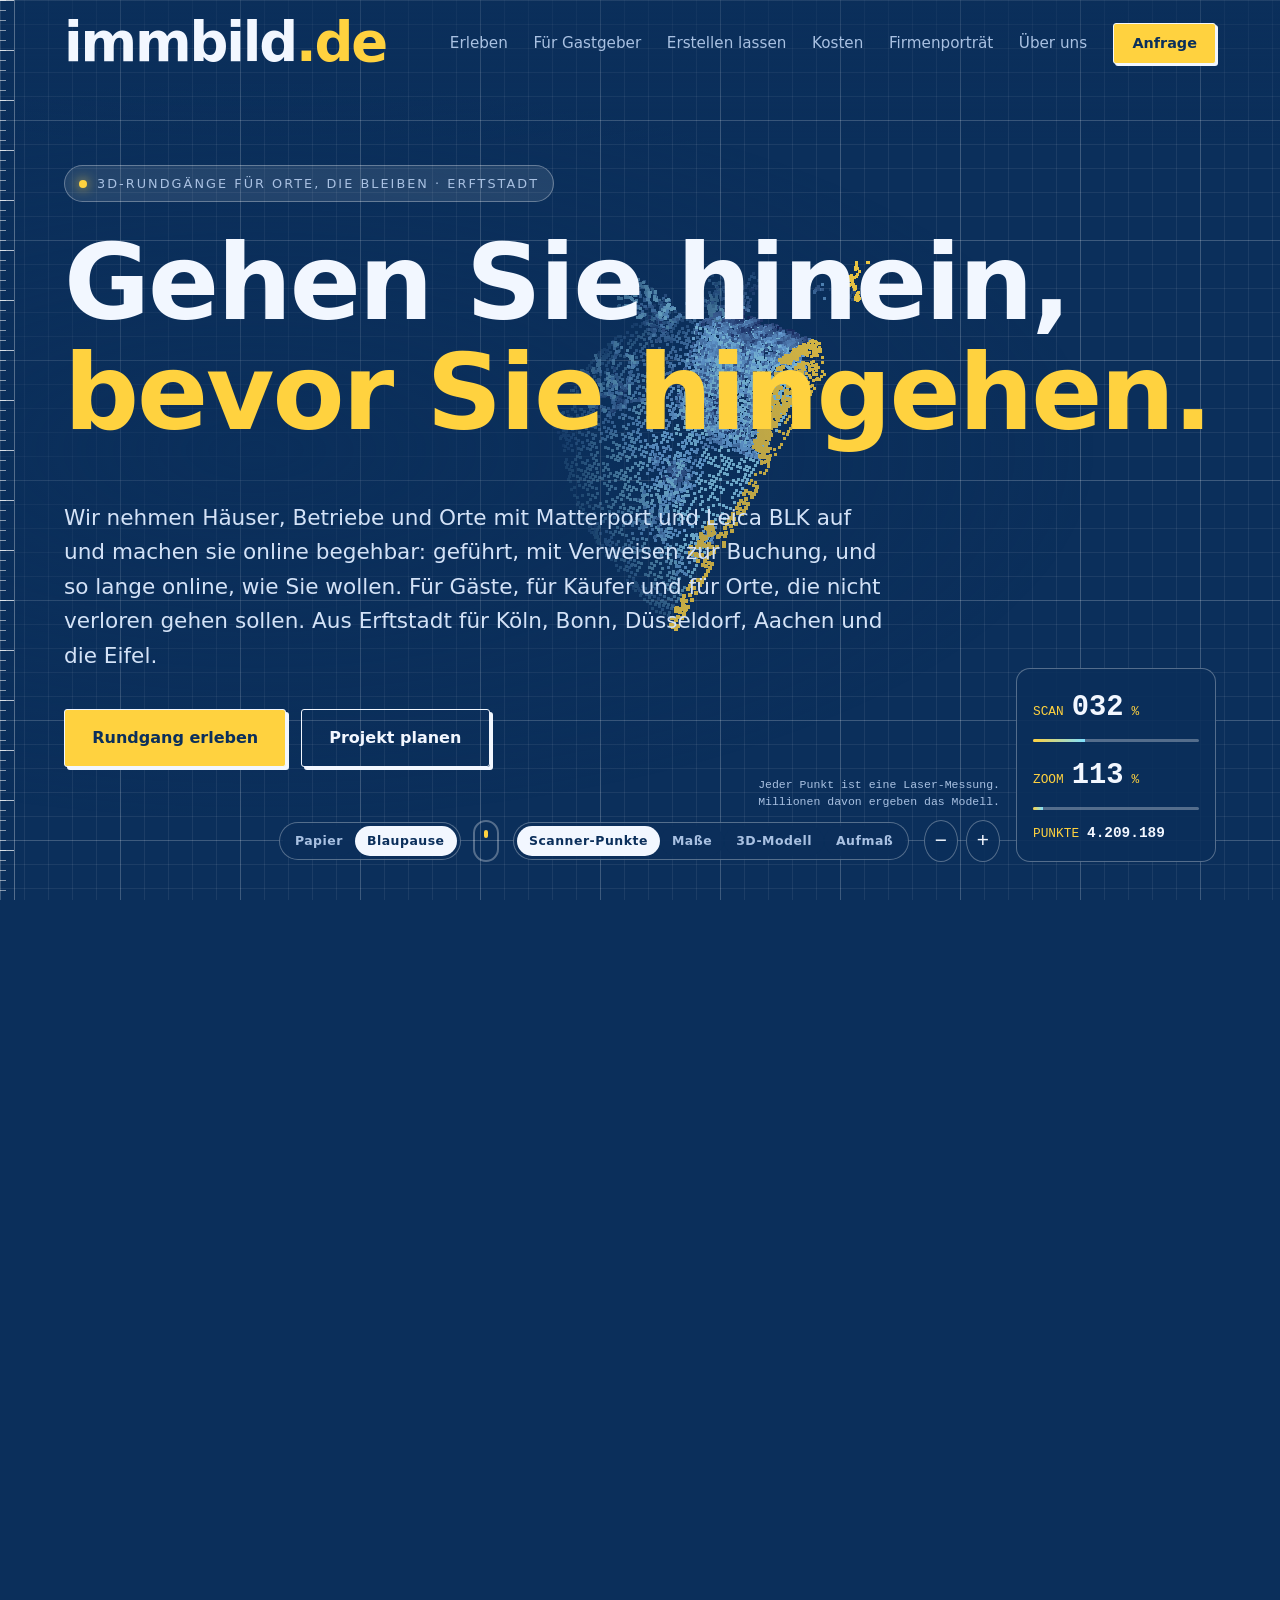
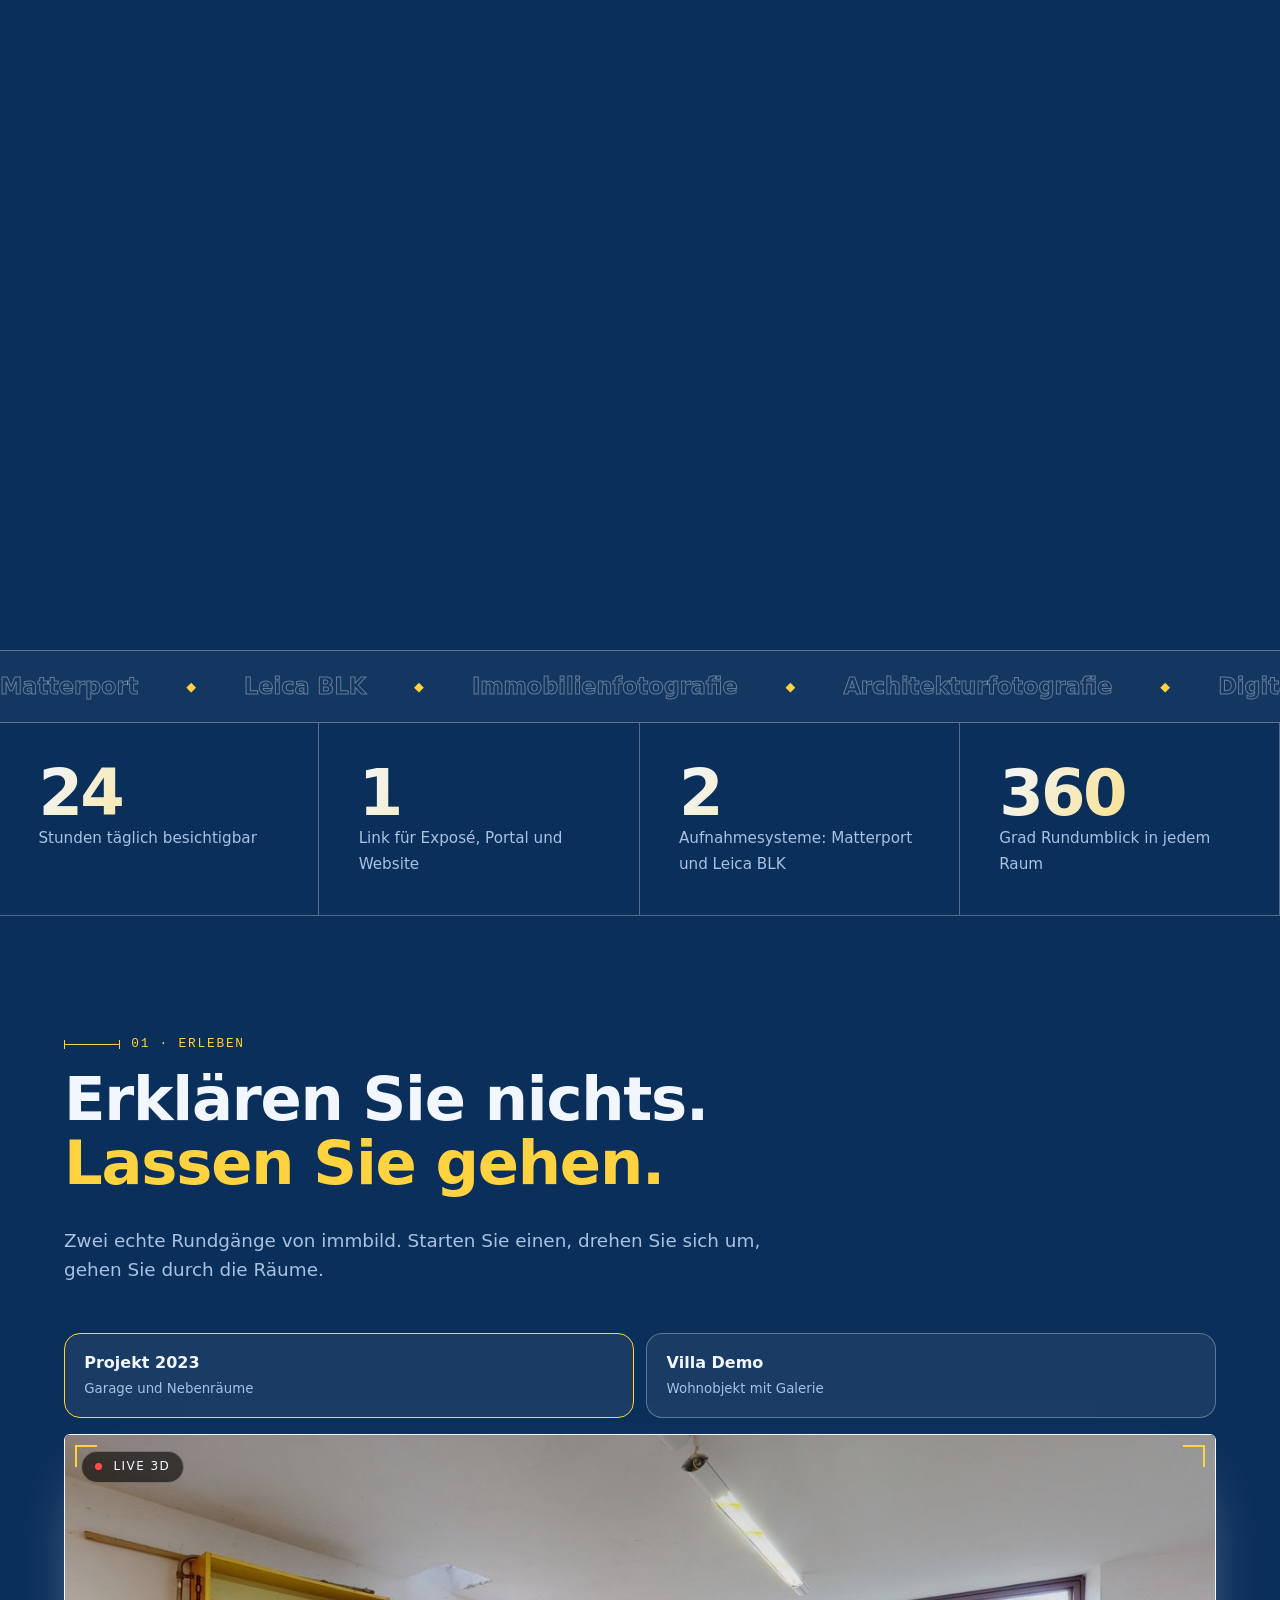
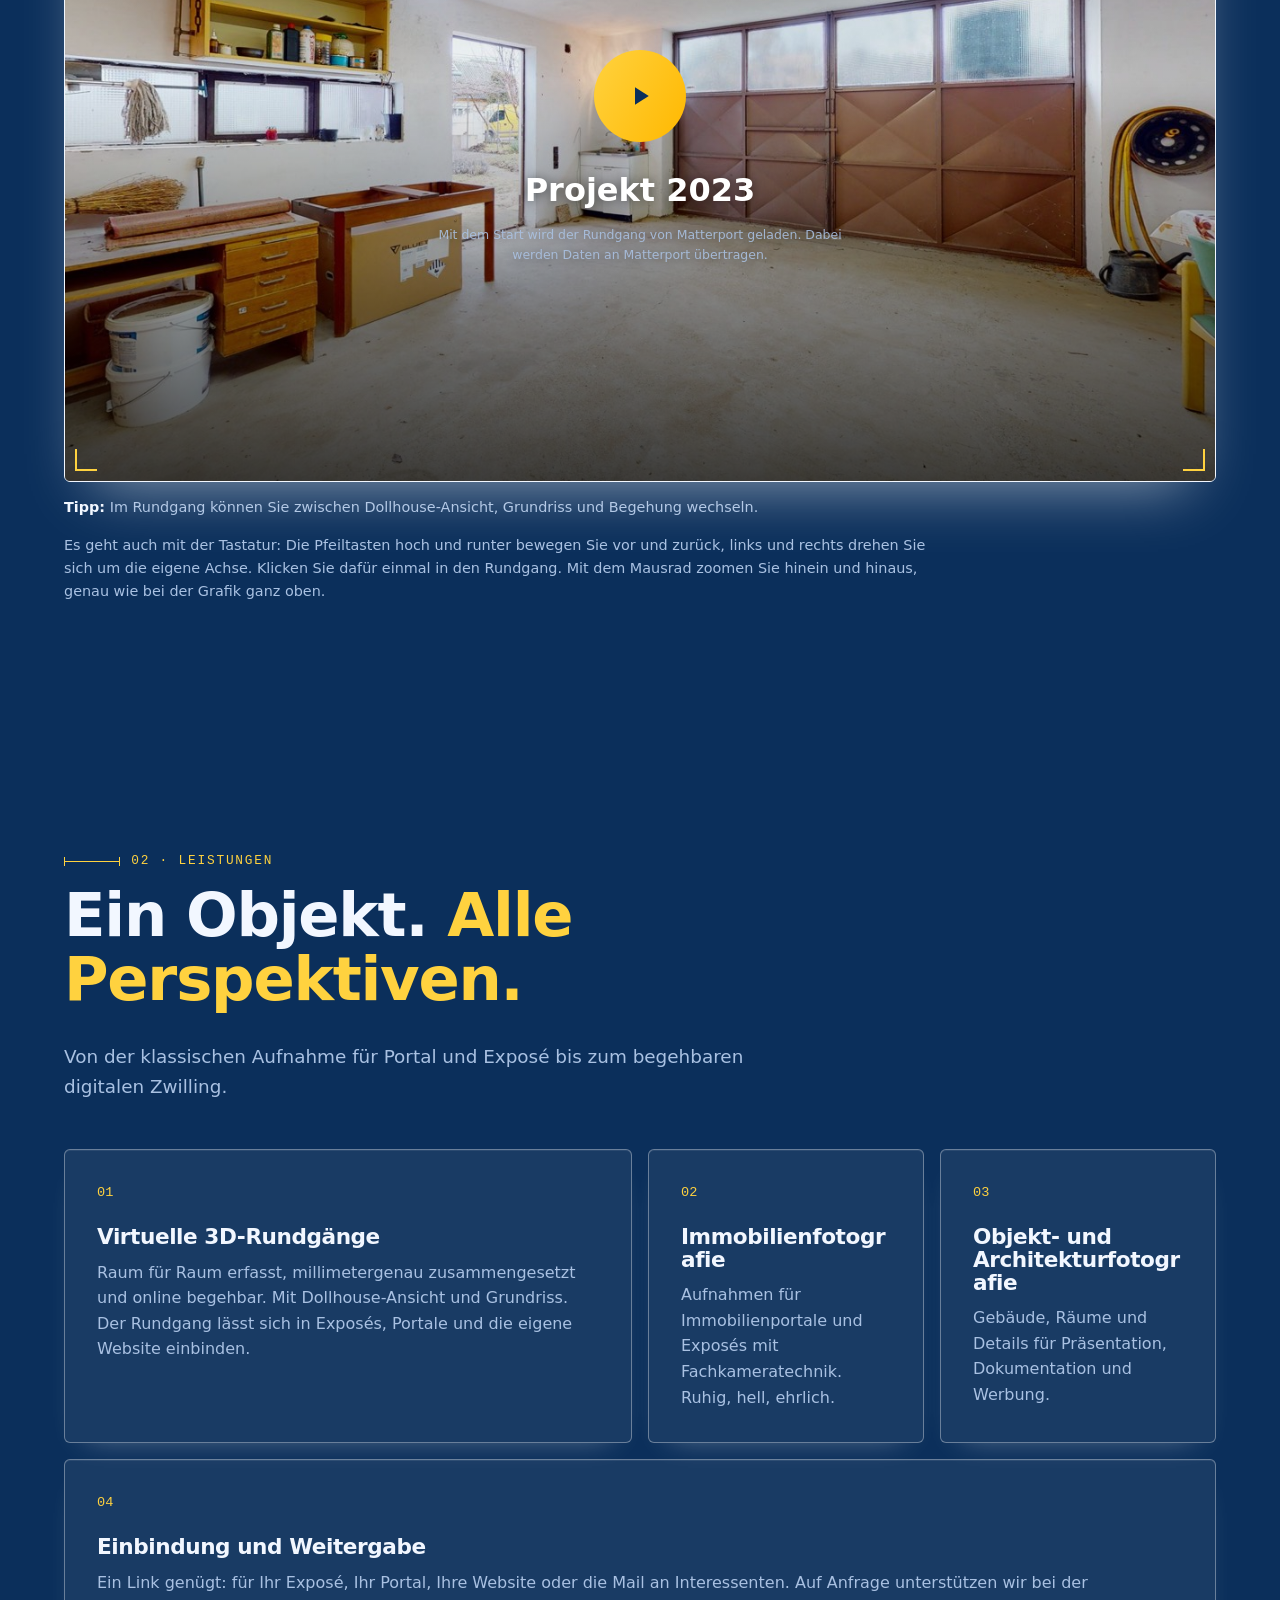
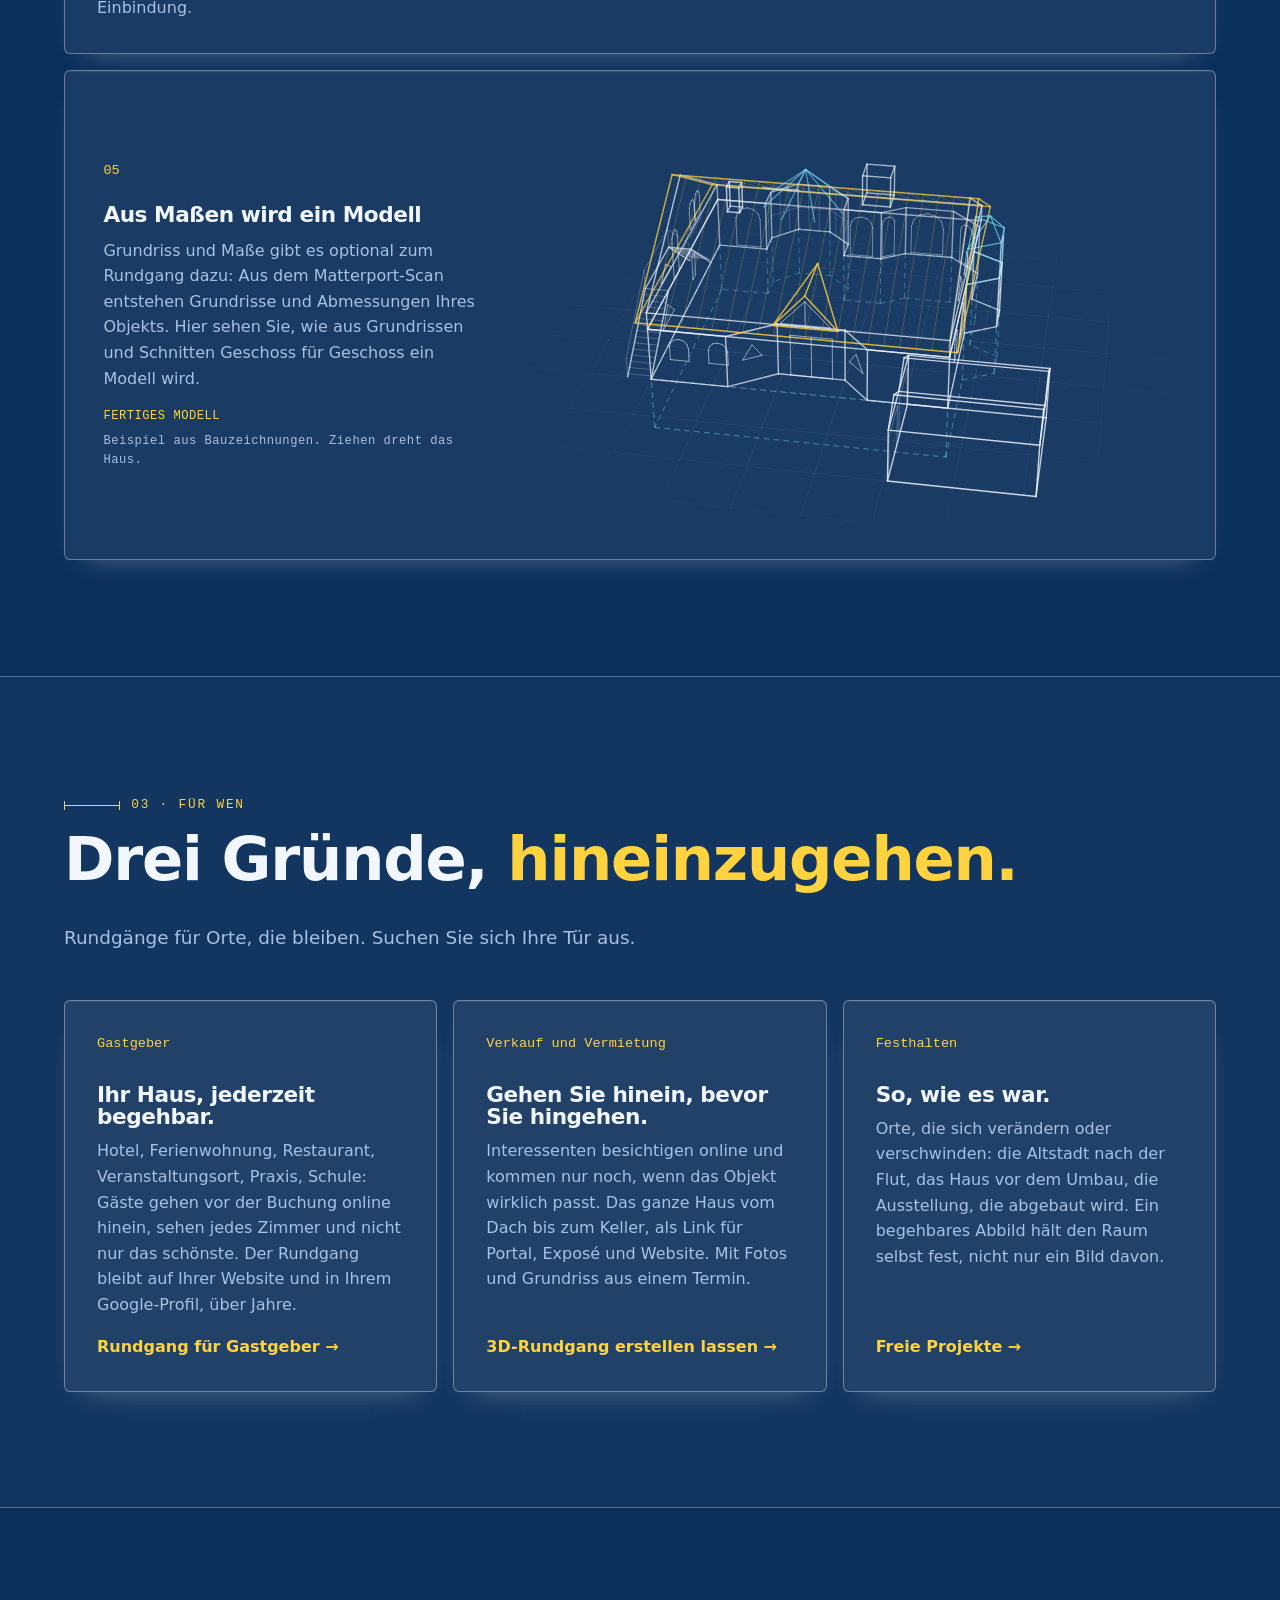
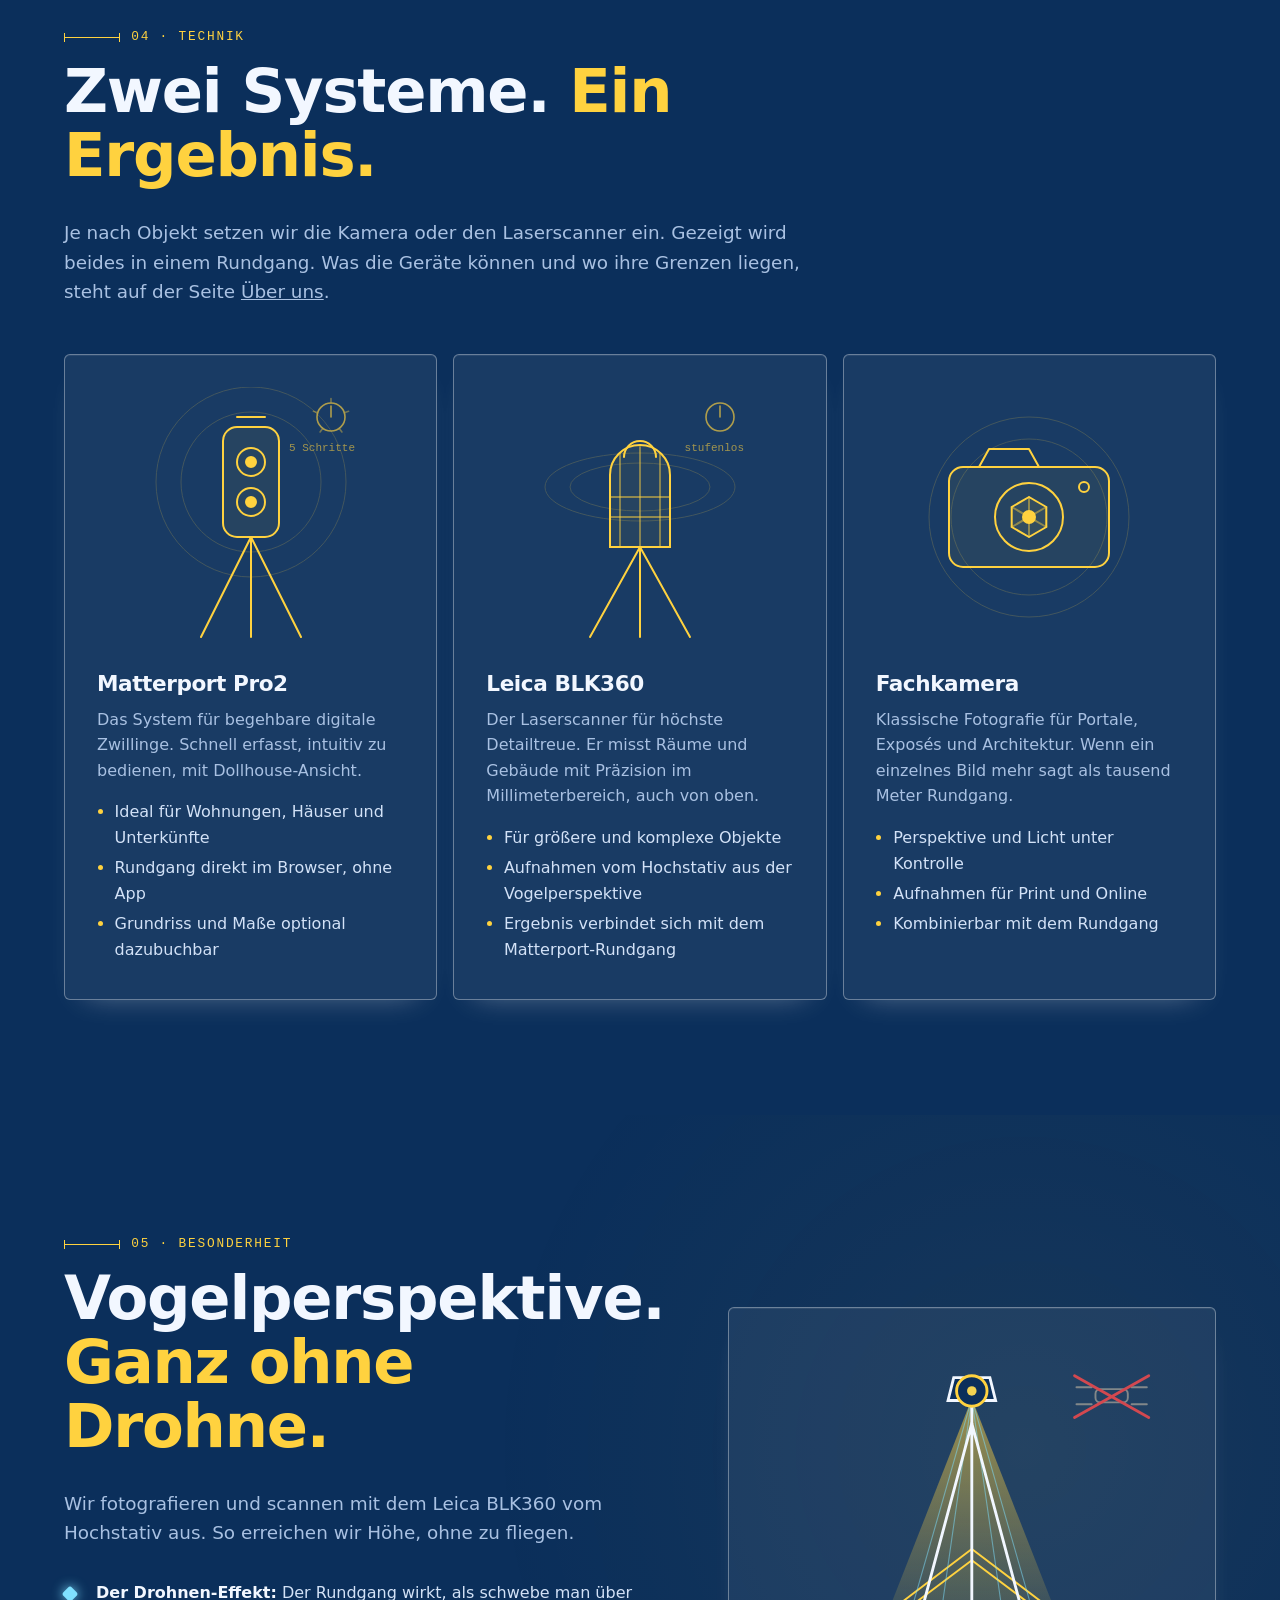
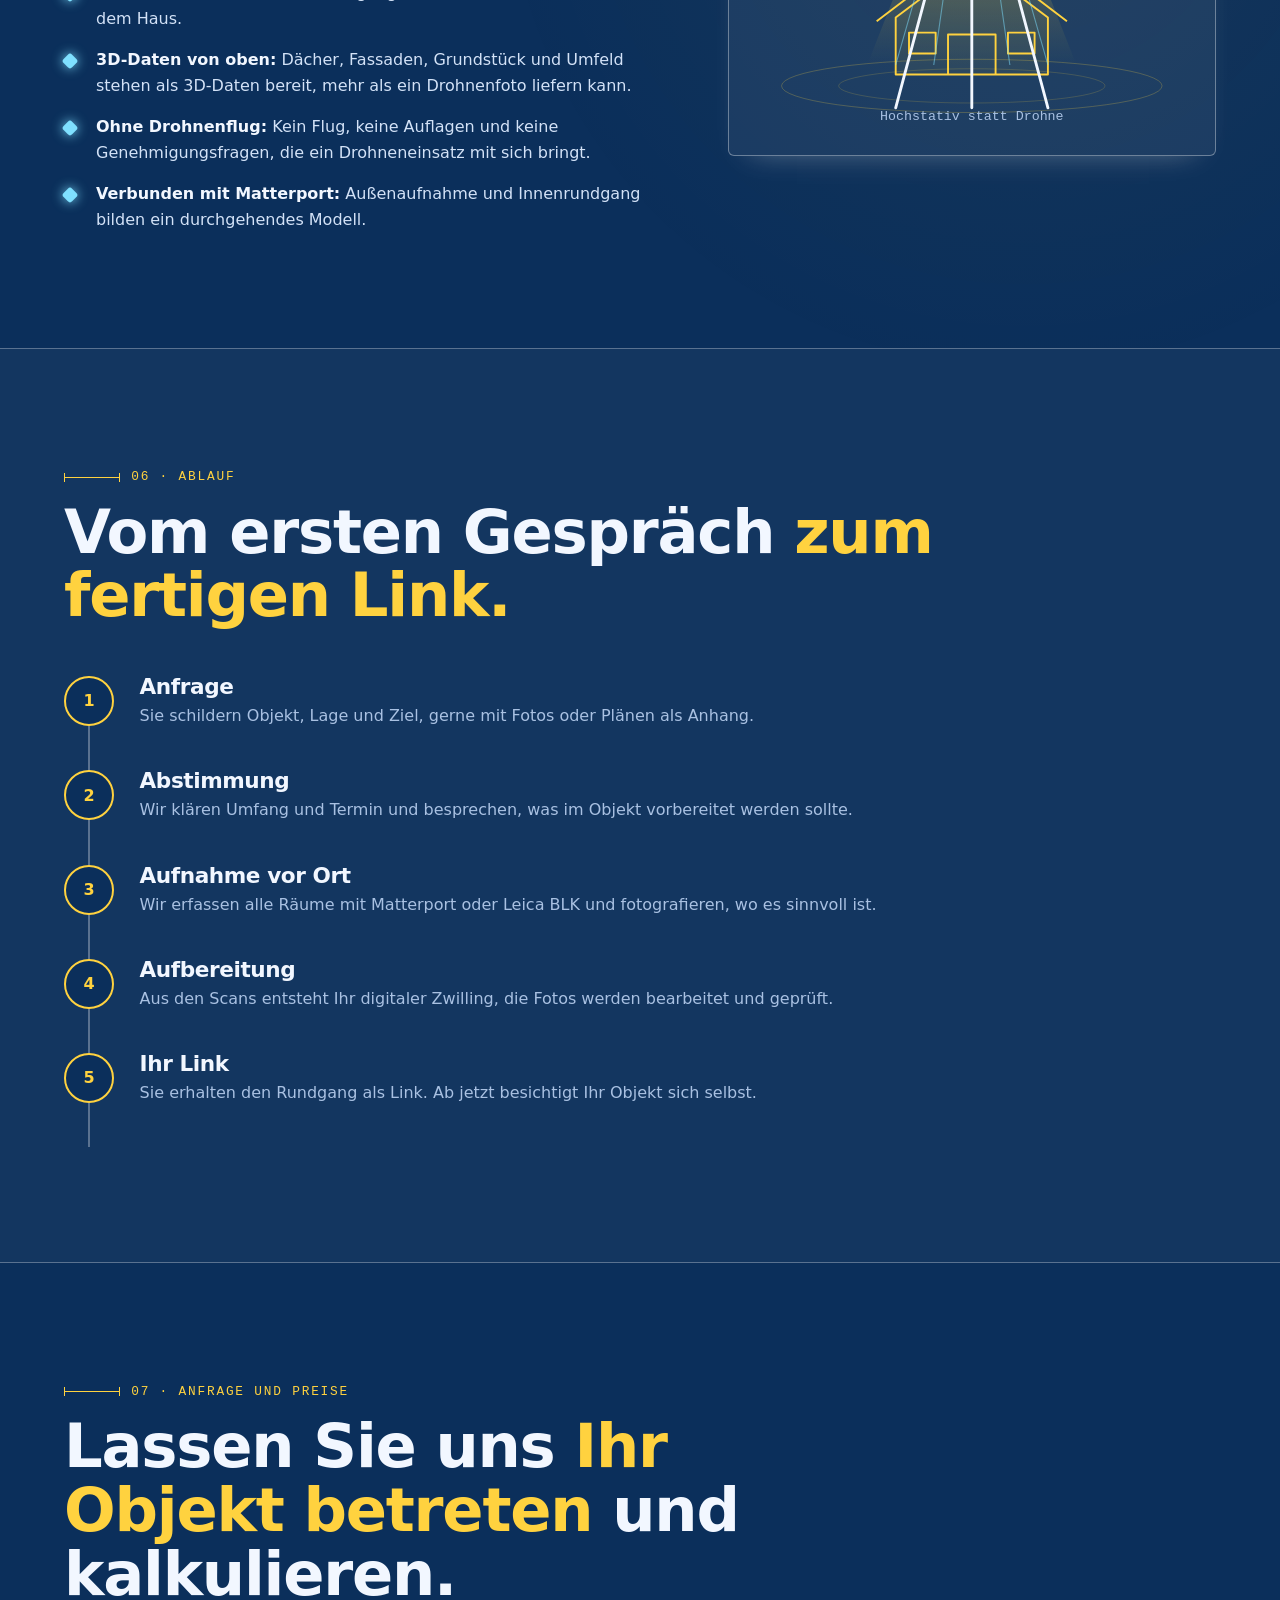
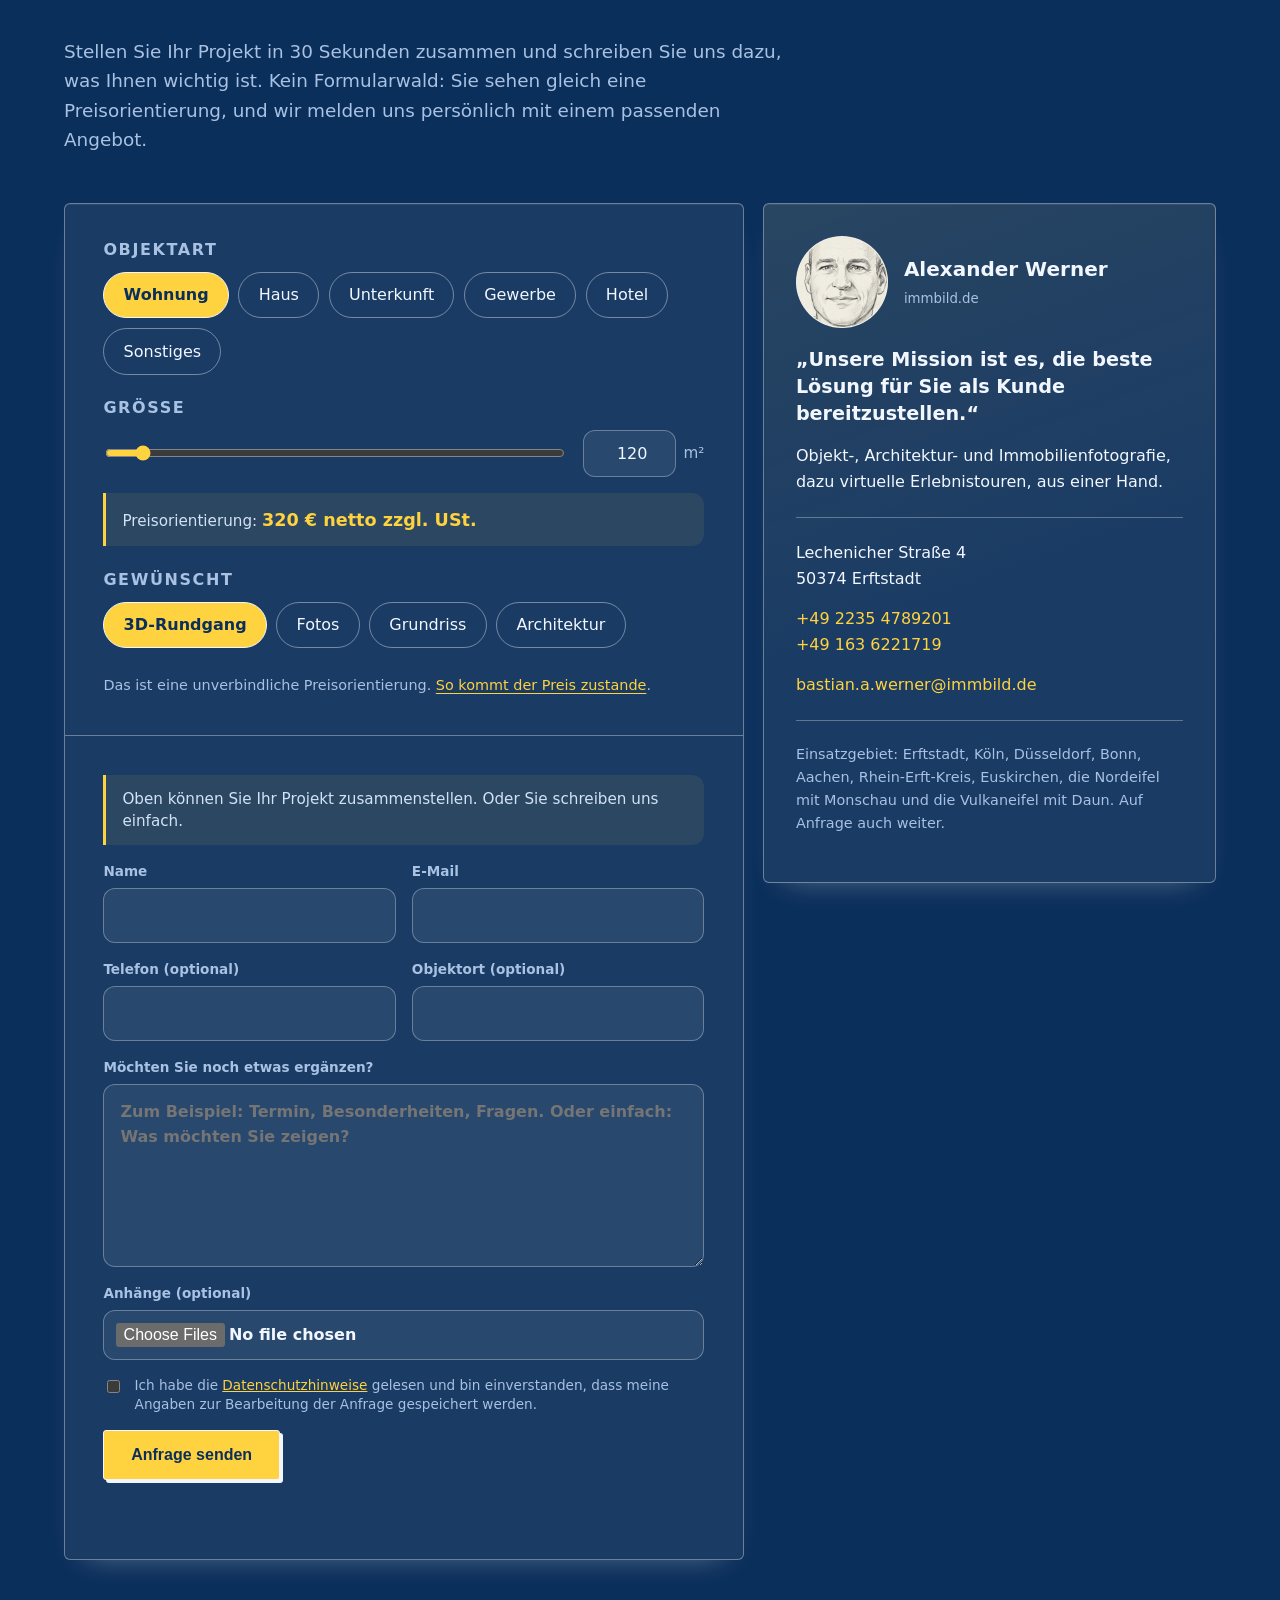
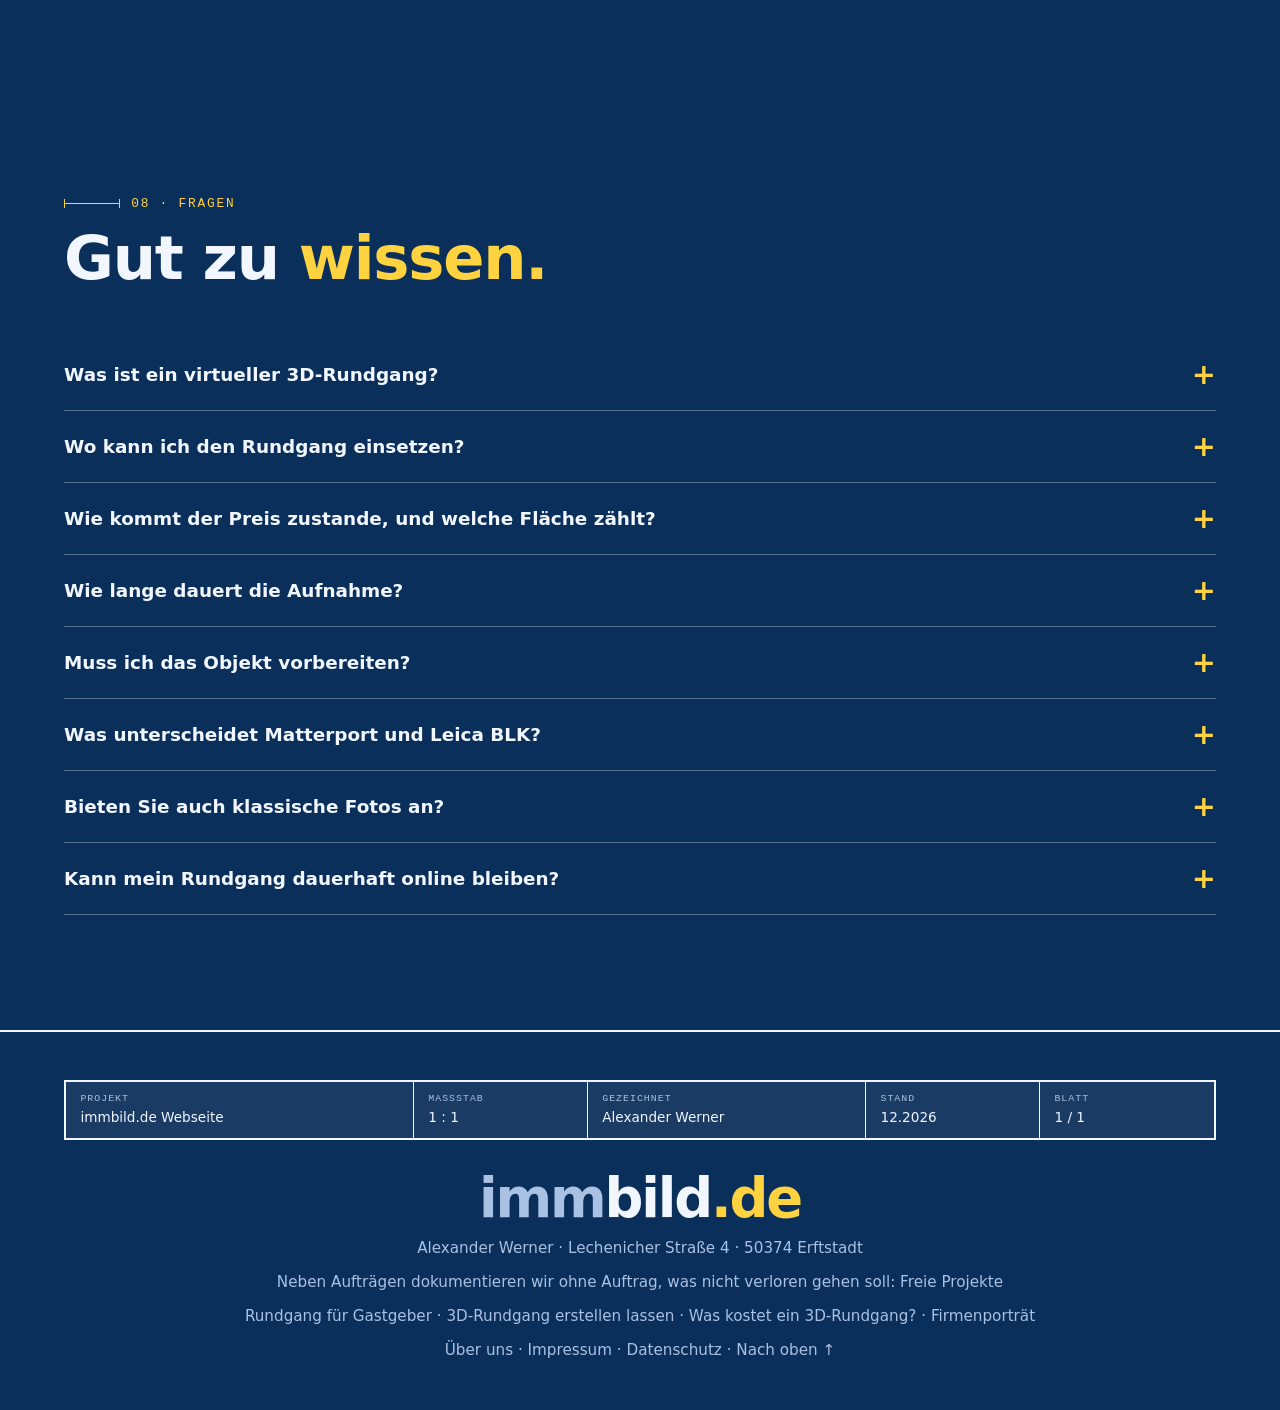
<file: index.html>
<!DOCTYPE html>
<html lang="de">
<head>
  <meta charset="utf-8">
  <meta name="viewport" content="width=device-width, initial-scale=1, viewport-fit=cover">
  <title>3D-Rundgang für Orte, die bleiben · Köln, Bonn, Aachen, Eifel | immbild.</title>
  <meta name="description" content="immbild. aus Erftstadt erstellt begehbare 3D-Rundgänge für Hotels, Ferienwohnungen, Restaurants, Schulen und Betriebe, für Verkauf und Vermietung, und für Orte, die nicht verloren gehen sollen. Geführt, mit Verweisen, dauerhaft online. Köln, Bonn, Düsseldorf, Aachen, Eifel.">
  <meta name="theme-color" content="#f3f0e6">
  <link rel="canonical" href="https://immbild.de/">
  <meta property="og:url" content="https://immbild.de/">
  <meta property="og:title" content="immbild. – Gehen Sie hinein, bevor Sie hingehen.">
  <meta property="og:description" content="3D-Rundgänge für Orte, die bleiben: Hotels, Ferienwohnungen, Restaurants, Schulen, Betriebe, Verkauf und Vermietung. Geführt, mit Verweisen, dauerhaft online. Aus Erftstadt für Köln, Bonn, Düsseldorf, Aachen und die Eifel.">
  <meta property="og:type" content="website">
  <meta property="og:locale" content="de_DE">
  <meta property="og:site_name" content="immbild.">
  <meta property="og:image" content="https://immbild.de/og-startseite.png">
  <meta property="og:image:width" content="1200">
  <meta property="og:image:height" content="630">
  <meta property="og:image:alt" content="immbild.de: Gehen Sie hinein, bevor Sie hingehen. 3D-Rundgänge und Immobilienfotografie aus Erftstadt">
  <meta name="twitter:card" content="summary_large_image">
  <meta name="twitter:title" content="immbild. – Gehen Sie hinein, bevor Sie hingehen.">
  <meta name="twitter:description" content="3D-Rundgänge für Orte, die bleiben: Hotels, Ferienwohnungen, Restaurants, Schulen, Betriebe, Verkauf und Vermietung. Geführt, mit Verweisen, dauerhaft online. Aus Erftstadt für Köln, Bonn, Düsseldorf, Aachen und die Eifel.">
  <meta name="twitter:image" content="https://immbild.de/og-startseite.png">
  <link rel="icon" href="data:image/svg+xml,%3Csvg xmlns='http://www.w3.org/2000/svg' viewBox='0 0 32 32'%3E%3Crect width='32' height='32' rx='8' fill='%2307080a'/%3E%3Ccircle cx='16' cy='16' r='9' fill='none' stroke='%23f1d252' stroke-width='3'/%3E%3Cpath d='M16 10v6h5' fill='none' stroke='%23f1d252' stroke-width='3' stroke-linecap='round'/%3E%3C/svg%3E">
  <script>
/* Darstellung: tagsüber Papier, nachts Blaupause (nach der Sonne über Erftstadt), außer man hat selbst gewählt (gilt für diesen Besuch) */
(function(){var R=document.documentElement,S=null,mem=null;try{S=window.sessionStorage;S.getItem('look');}catch(e){S=null;}
function get(){var v=null;try{v=S?S.getItem('look'):mem;}catch(e){v=mem;}return(v==='papier'||v==='blaupause')?v:null;}
function set(v){mem=v;try{if(S)S.setItem('look',v);}catch(e){}}
function sun(d){d=d||new Date();var r=Math.PI/180,lat=50.83*r,lng=6.8,
n=Math.floor((Date.UTC(d.getUTCFullYear(),d.getUTCMonth(),d.getUTCDate())-Date.UTC(d.getUTCFullYear(),0,0))/864e5),g=2*Math.PI/365*(n-1),
eq=229.18*(0.000075+0.001868*Math.cos(g)-0.032077*Math.sin(g)-0.014615*Math.cos(2*g)-0.040849*Math.sin(2*g)),
dc=0.006918-0.399912*Math.cos(g)+0.070257*Math.sin(g)-0.006758*Math.cos(2*g)+0.000907*Math.sin(2*g)-0.002697*Math.cos(3*g)+0.00148*Math.sin(3*g),
ha=Math.acos(Math.cos(90.833*r)/(Math.cos(lat)*Math.cos(dc))-Math.tan(lat)*Math.tan(dc))/r,
noon=720-4*lng-eq,m=d.getUTCHours()*60+d.getUTCMinutes()+d.getUTCSeconds()/60;
return(m>=noon-4*ha&&m<noon+4*ha)?'papier':'blaupause';}
var q=new URLSearchParams(location.search).get('look');if(q==='nacht')q='blaupause';
if(q==='auto'){mem=null;try{if(S)S.removeItem('look');}catch(e){}}else if(q==='papier'||q==='blaupause')set(q);
window.immLook={sun:sun,manual:get,set:set};
R.dataset.look=get()||sun();})();
</script>
  <link rel="stylesheet" href="style.css?v=261029b">
  <script type="application/ld+json">
  {
    "@context": "https://schema.org",
    "@type": "ProfessionalService",
    "@id": "https://immbild.de/#firma",
    "name": "immbild.",
    "url": "https://immbild.de/",
    "image": "https://immbild.de/og-startseite.png",
    "description": "3D-Rundgänge mit Matterport und Leica BLK sowie Immobilien- und Architekturfotografie.",
    "telephone": "+49 2235 4789201",
    "email": "bastian.a.werner@immbild.de",
    "priceRange": "ab 180 € netto",
    "founder": { "@type": "Person", "@id": "https://immbild.de/ueber-uns/#alexander-werner", "name": "Alexander Werner", "url": "https://immbild.de/ueber-uns/" },
    "address": {
      "@type": "PostalAddress",
      "streetAddress": "Lechenicher Straße 4",
      "postalCode": "50374",
      "addressLocality": "Erftstadt",
      "addressCountry": "DE"
    },
    "areaServed": [
      { "@type": "City", "name": "Erftstadt" },
      { "@type": "City", "name": "Köln" },
      { "@type": "City", "name": "Bonn" },
      { "@type": "City", "name": "Düsseldorf" },
      { "@type": "City", "name": "Aachen" },
      { "@type": "AdministrativeArea", "name": "Rhein-Erft-Kreis" },
      { "@type": "AdministrativeArea", "name": "Kreis Euskirchen" },
      { "@type": "AdministrativeArea", "name": "Eifel" }
    ]
  }
  </script>
  <style>
    /* Drei Türen (Startseite) */
    .tueren { display: grid; grid-template-columns: repeat(3, 1fr); gap: 1rem; }
    .tuer { display: flex; flex-direction: column; text-decoration: none; color: inherit; }
    .tuer h3 { margin: .4rem 0 .6rem; }
    .tuer p { flex: 1; }
    .tuer b { color: var(--gold); margin-top: 1rem; }
    @media (max-width: 900px) { .tueren { grid-template-columns: 1fr; } }
  </style>
</head>
<body>
<div class="cursor-glow" aria-hidden="true"></div>
<a class="skip" href="#main">Zum Inhalt springen</a>

<header class="site-header" id="header">
  <a class="logo" href="#top" aria-label="immbild.de Startseite">imm<b>bild</b><i>.de</i></a>
  <div class="look" role="group" aria-label="Darstellung" title="Tagsüber Papier, nachts Blaupause – automatisch, bis Sie selbst wählen">
    <button type="button" data-look="papier" aria-pressed="true">Papier</button>
    <button type="button" data-look="blaupause" aria-pressed="false">Blaupause</button>
  </div>
  <button class="nav-toggle" aria-expanded="false" aria-controls="nav" aria-label="Menü öffnen"><span></span><span></span></button>
  <nav id="nav" aria-label="Hauptnavigation">
    <a href="#erleben">Erleben</a>
    <a href="rundgang-fuer-gastgeber/">Für Gastgeber</a>
    <a href="3d-rundgang-erstellen-lassen/">Erstellen lassen</a>
    <a href="3d-rundgang-kosten/">Kosten</a>
    <a href="firmenportraet/">Firmenporträt</a>
    <a href="ueber-uns/">Über uns</a>
    <a href="#anfrage" class="btn btn-sm magnetic">Anfrage</a>
  </nav>
</header>

<main id="main">

<!-- HERO -->
<section class="hero" id="top">
<div class="hero-stage">
  <canvas id="cloud" aria-hidden="true"></canvas>
  <canvas id="realcanvas" aria-hidden="true"></canvas>
  <canvas id="auf" aria-hidden="true"></canvas>
  <div class="hero-vignette" aria-hidden="true"></div>
  <div class="hero-inner">
    <p class="eyebrow"><span class="dot"></span> 3D-Rundgänge für Orte, die bleiben · Erftstadt</p>
    <h1>Gehen Sie hinein,<br><span class="grad">bevor Sie hingehen.</span></h1>
    <p class="hero-lead">Wir nehmen Häuser, Betriebe und Orte mit Matterport und Leica BLK auf und machen sie online begehbar: geführt, mit Verweisen zur Buchung, und so lange online, wie Sie wollen. Für Gäste, für Käufer und für Orte, die nicht verloren gehen sollen. Aus Erftstadt für Köln, Bonn, Düsseldorf, Aachen und die Eifel.</p>
    <div class="hero-cta">
      <a class="btn magnetic" href="#erleben">Rundgang erleben</a>
      <a class="btn ghost magnetic" href="#anfrage">Projekt planen</a>
    </div>
  </div>
  <div class="hud" aria-hidden="true">
    <div class="hud-row"><span>SCAN</span><b id="hudPct">000</b><span>%</span></div>
    <div class="hud-bar"><i id="hudBar"></i></div>
    <div class="hud-row"><span>ZOOM</span><b id="hudZoom">100</b><span>%</span></div>
    <div class="hud-bar"><i id="hudZoomBar"></i></div>
    <div class="hud-row small"><span>PUNKTE</span><b id="hudPts">0</b></div>
  </div>
  <div class="cloud-ctrl">
    <p class="view-note" id="viewNote" aria-live="polite"></p>
    <span class="cloud-tip">Scrollen: ins Haus zoomen · Ziehen oder ← →: drehen</span>
    <div class="look" role="group" aria-label="Darstellung" title="Tagsüber Papier, nachts Blaupause – automatisch, bis Sie selbst wählen">
      <button type="button" data-look="papier" aria-pressed="true">Papier</button>
      <button type="button" data-look="blaupause" aria-pressed="false">Blaupause</button>
    </div>
    <a class="scroll-hint" href="#erleben" aria-label="Nach unten scrollen"><span></span></a>
    <div class="look view-switch" role="group" aria-label="Ansicht">
      <button type="button" data-view="scan" aria-pressed="true">Scanner-Punkte</button>
      <button type="button" data-view="zeichnung" aria-pressed="false">Maße</button>
      <button type="button" data-view="real" aria-pressed="false">3D-Modell</button>
      <button type="button" data-view="aufmass" aria-pressed="false">Aufmaß</button>
    </div>
    <button type="button" id="zoomOut" aria-label="Verkleinern">&minus;</button>
    <button type="button" id="zoomIn" aria-label="Vergrößern">+</button>
  </div>
</div>
</section>

<!-- MARQUEE -->
<div class="marquee" aria-hidden="true">
  <div class="marquee-track">
    <span>Matterport</span><span>Leica BLK</span><span>Immobilienfotografie</span><span>Architekturfotografie</span><span>Digitaler Zwilling</span><span>3D-Rundgang</span><span>Erftstadt</span>
    <span>Matterport</span><span>Leica BLK</span><span>Immobilienfotografie</span><span>Architekturfotografie</span><span>Digitaler Zwilling</span><span>3D-Rundgang</span><span>Erftstadt</span>
  </div>
</div>

<!-- ZAHLEN -->
<section class="stats">
  <div class="stat reveal"><b data-count="24">0</b><small>Stunden täglich besichtigbar</small></div>
  <div class="stat reveal"><b data-count="1">0</b><small>Link für Exposé, Portal und Website</small></div>
  <div class="stat reveal"><b data-count="2">0</b><small>Aufnahmesysteme: Matterport und Leica BLK</small></div>
  <div class="stat reveal"><b data-count="360">0</b><small>Grad Rundumblick in jedem Raum</small></div>
</section>

<!-- ERLEBEN -->
<section class="block" id="erleben">
  <div class="head reveal">
    <p class="kicker">01 · Erleben</p>
    <h2>Erklären Sie nichts. <span class="grad">Lassen Sie gehen.</span></h2>
    <p class="sub">Zwei echte Rundgänge von immbild. Starten Sie einen, drehen Sie sich um, gehen Sie durch die Räume.</p>
  </div>

  <div class="viewer reveal" id="viewer">
    <div class="viewer-tabs" role="tablist" aria-label="Rundgänge">
      <button role="tab" aria-selected="true" class="vt active" data-id="civzf5iH5pv" data-title="Projekt 2023" data-kind="Garage und Nebenräume" data-img="vorschau-civzf5iH5pv.jpg" data-alt="Vorschau des Rundgangs Projekt 2023: Garage mit Werkbank und Rolltor">
        <b>Projekt 2023</b><small>Garage und Nebenräume</small>
      </button>
      <button role="tab" aria-selected="false" class="vt" data-id="sFFNBCnXWuj" data-title="Villa Demo" data-kind="Wohnobjekt mit Galerie" data-img="vorschau-sFFNBCnXWuj.jpg" data-alt="Vorschau des Rundgangs Villa Demo: Wohnzimmer mit Galerie und Wendeltreppe">
        <b>Villa Demo</b><small>Wohnobjekt mit Galerie</small>
      </button>
    </div>
    <div class="viewer-stage" id="stage">
      <div class="poster" id="poster">
        <img id="posterImg" src="vorschau-civzf5iH5pv.jpg" width="1280" height="720" loading="lazy" decoding="async" alt="Vorschau des Rundgangs Projekt 2023: Garage mit Werkbank und Rolltor">
        <div class="poster-ui">
          <span class="chip live"><i></i> LIVE 3D</span>
          <button class="play" id="play" aria-label="Rundgang starten"><svg viewBox="0 0 24 24" width="30" height="30"><path d="M8 5v14l11-7z" fill="currentColor"/></svg></button>
          <p class="poster-title" id="posterTitle">Projekt 2023</p>
          <p class="poster-note">Mit dem Start wird der Rundgang von Matterport geladen. Dabei werden Daten an Matterport übertragen.</p>
        </div>
      </div>
      <iframe id="frame" title="3D-Rundgang" allow="fullscreen; xr-spatial-tracking; accelerometer; gyroscope" allowfullscreen loading="lazy" hidden></iframe>
      <span class="corner tl"></span><span class="corner tr"></span><span class="corner bl"></span><span class="corner br"></span>
    </div>
    <p class="hint"><b>Tipp:</b> Im Rundgang können Sie zwischen Dollhouse-Ansicht, Grundriss und Begehung wechseln.</p>
    <p class="hint">Es geht auch mit der Tastatur: Die Pfeiltasten hoch und runter bewegen Sie vor und zurück, links und rechts drehen Sie sich um die eigene Achse. Klicken Sie dafür einmal in den Rundgang. Mit dem Mausrad zoomen Sie hinein und hinaus, genau wie bei der Grafik ganz oben.</p>
  </div>
</section>

<!-- LEISTUNGEN -->
<section class="block" id="leistungen">
  <div class="head reveal">
    <p class="kicker">02 · Leistungen</p>
    <h2>Ein Objekt. <span class="grad">Alle Perspektiven.</span></h2>
    <p class="sub">Von der klassischen Aufnahme für Portal und Exposé bis zum begehbaren digitalen Zwilling.</p>
  </div>
  <div class="bento">
    <article class="tile big tilt reveal">
      <span class="num">01</span>
      <h3>Virtuelle 3D-Rundgänge</h3>
      <p>Raum für Raum erfasst, millimetergenau zusammengesetzt und online begehbar. Mit Dollhouse-Ansicht und Grundriss. Der Rundgang lässt sich in Exposés, Portale und die eigene Website einbinden.</p>
    </article>
    <article class="tile tilt reveal">
      <span class="num">02</span>
      <h3>Immobilienfotografie</h3>
      <p>Aufnahmen für Immobilienportale und Exposés mit Fachkameratechnik. Ruhig, hell, ehrlich.</p>
    </article>
    <article class="tile tilt reveal">
      <span class="num">03</span>
      <h3>Objekt- und Architekturfotografie</h3>
      <p>Gebäude, Räume und Details für Präsentation, Dokumentation und Werbung.</p>
    </article>
    <article class="tile wide tilt reveal">
      <span class="num">04</span>
      <h3>Einbindung und Weitergabe</h3>
      <p>Ein Link genügt: für Ihr Exposé, Ihr Portal, Ihre Website oder die Mail an Interessenten. Auf Anfrage unterstützen wir bei der Einbindung.</p>
    </article>
    <article class="tile band reveal" id="wmBand">
      <div class="band-text">
        <span class="num">05</span>
        <h3>Aus Maßen wird ein Modell</h3>
        <p>Grundriss und Maße gibt es optional zum Rundgang dazu: Aus dem Matterport-Scan entstehen Grundrisse und Abmessungen Ihres Objekts. Hier sehen Sie, wie aus Grundrissen und Schnitten Geschoss für Geschoss ein Modell wird.</p>
        <p class="band-note"><span id="wmCap" aria-live="polite"></span><span class="band-hint">Beispiel aus Bauzeichnungen. Ziehen dreht das Haus.</span></p>
      </div>
      <div class="band-art">
        <canvas id="wm" role="img" aria-label="Animiertes Drahtmodell eines Wohnhauses: baut sich Geschoss für Geschoss aus Grundrissen auf und dreht sich"></canvas>
      </div>
    </article>
  </div>
</section>

<!-- DREI TÜREN -->
<section class="block alt" id="fuer-wen">
  <div class="head reveal">
    <p class="kicker">03 · Für wen</p>
    <h2>Drei Gründe, <span class="grad">hineinzugehen.</span></h2>
    <p class="sub">Rundgänge für Orte, die bleiben. Suchen Sie sich Ihre Tür aus.</p>
  </div>
  <div class="tueren">
    <a class="tuer tile reveal" href="rundgang-fuer-gastgeber/">
      <span class="num">Gastgeber</span>
      <h3>Ihr Haus, jederzeit begehbar.</h3>
      <p>Hotel, Ferienwohnung, Restaurant, Veranstaltungsort, Praxis, Schule: Gäste gehen vor der Buchung online hinein, sehen jedes Zimmer und nicht nur das schönste. Der Rundgang bleibt auf Ihrer Website und in Ihrem Google-Profil, über Jahre.</p>
      <b>Rundgang für Gastgeber →</b>
    </a>
    <a class="tuer tile reveal" href="3d-rundgang-erstellen-lassen/">
      <span class="num">Verkauf und Vermietung</span>
      <h3>Gehen Sie hinein, bevor Sie hingehen.</h3>
      <p>Interessenten besichtigen online und kommen nur noch, wenn das Objekt wirklich passt. Das ganze Haus vom Dach bis zum Keller, als Link für Portal, Exposé und Website. Mit Fotos und Grundriss aus einem Termin.</p>
      <b>3D-Rundgang erstellen lassen →</b>
    </a>
    <a class="tuer tile reveal" href="freie-projekte/">
      <span class="num">Festhalten</span>
      <h3>So, wie es war.</h3>
      <p>Orte, die sich verändern oder verschwinden: die Altstadt nach der Flut, das Haus vor dem Umbau, die Ausstellung, die abgebaut wird. Ein begehbares Abbild hält den Raum selbst fest, nicht nur ein Bild davon.</p>
      <b>Freie Projekte →</b>
    </a>
  </div>
</section>

<!-- TECHNIK -->
<section class="block" id="technik">
  <div class="head reveal">
    <p class="kicker">04 · Technik</p>
    <h2>Zwei Systeme. <span class="grad">Ein Ergebnis.</span></h2>
    <p class="sub">Je nach Objekt setzen wir die Kamera oder den Laserscanner ein. Gezeigt wird beides in einem Rundgang. Was die Geräte können und wo ihre Grenzen liegen, steht auf der Seite <a href="ueber-uns/">Über uns</a>.</p>
  </div>
  <div class="tech">
    <article class="device d-pro reveal">
      <svg viewBox="0 0 220 260" aria-hidden="true">
        <g fill="none" stroke="currentColor" stroke-width="2" stroke-linecap="round">
          <path d="M110 150 60 250M110 150 160 250M110 150V250"/>
          <rect x="82" y="40" width="56" height="110" rx="14" class="body"/>
          <g class="lens"><circle cx="110" cy="75" r="14"/><circle cx="110" cy="75" r="5" class="fill shot"/>
          <circle cx="110" cy="115" r="14"/><circle cx="110" cy="115" r="5" class="fill shot"/></g>
          <path d="M96 30h28" />
        </g>
        <g class="ind" fill="none" stroke="currentColor" stroke-width="1.6" stroke-linecap="round">
          <circle cx="190" cy="30" r="14"/>
          <path d="M190 16v-4.5M203.3 25.7l4.3-1.4M198.2 41.3l2.7 3.7M181.8 41.3l-2.7 3.7M176.7 25.7l-4.3-1.4" opacity=".6"/>
          <path class="turn5" d="M190 30V19"/>
        </g>
        <text x="214" y="64" text-anchor="end" fill="currentColor" stroke="none" opacity=".6" font-size="11" font-family="ui-monospace,Menlo,monospace">5 Schritte</text>
        <g class="rings" fill="none" stroke="currentColor"><circle cx="110" cy="95" r="70"/><circle cx="110" cy="95" r="95"/></g>
      </svg>
      <h3>Matterport Pro2</h3>
      <p>Das System für begehbare digitale Zwillinge. Schnell erfasst, intuitiv zu bedienen, mit Dollhouse-Ansicht.</p>
      <ul><li>Ideal für Wohnungen, Häuser und Unterkünfte</li><li>Rundgang direkt im Browser, ohne App</li><li>Grundriss und Maße optional dazubuchbar</li></ul>
    </article>
    <article class="device d-blk reveal">
      <svg viewBox="0 0 220 260" aria-hidden="true">
        <defs><clipPath id="blkClip"><path d="M80 160V88a30 30 0 0 1 60 0v72Z"/></clipPath></defs>
        <g fill="none" stroke="currentColor" stroke-width="2" stroke-linecap="round">
          <path d="M110 160 60 250M110 160 160 250M110 160V250"/>
          <path d="M80 160V88a30 30 0 0 1 60 0v72Z" class="body"/>
          <path d="M80 110h60M80 130h60" opacity=".5"/>
          <path d="M94 70a16 16 0 0 1 32 0" />
          <g clip-path="url(#blkClip)"><g class="blk-roll"><path d="M50 60V160M70 60V160M90 60V160M110 60V160M130 60V160M150 60V160" opacity=".45"/></g></g>
        </g>
        <g class="ind" fill="none" stroke="currentColor" stroke-width="1.6" stroke-linecap="round">
          <circle cx="190" cy="30" r="14"/>
          <path class="turn1" d="M190 30V19"/>
        </g>
        <text x="214" y="64" text-anchor="end" fill="currentColor" stroke="none" opacity=".6" font-size="11" font-family="ui-monospace,Menlo,monospace">stufenlos</text>
        <g class="rings" fill="none" stroke="currentColor"><ellipse cx="110" cy="100" rx="70" ry="24"/><ellipse cx="110" cy="100" rx="95" ry="34"/></g>
      </svg>
      <h3>Leica BLK360</h3>
      <p>Der Laserscanner für höchste Detailtreue. Er misst Räume und Gebäude mit Präzision im Millimeterbereich, auch von oben.</p>
      <ul><li>Für größere und komplexe Objekte</li><li>Aufnahmen vom Hochstativ aus der Vogelperspektive</li><li>Ergebnis verbindet sich mit dem Matterport-Rundgang</li></ul>
    </article>
    <article class="device d-cam reveal">
      <svg viewBox="0 0 220 260" aria-hidden="true">
        <g fill="none" stroke="currentColor" stroke-width="2" stroke-linecap="round" stroke-linejoin="round">
          <rect x="30" y="80" width="160" height="100" rx="14" class="body"/>
          <circle cx="110" cy="130" r="34"/>
          <g class="iris"><path d="M110 110l17.3 10v20L110 150l-17.3-10v-20Z" class="body"/><path d="M110 110v40M127.3 120l-34.6 20M127.3 140l-34.6-20" opacity=".45"/></g>
          <circle cx="110" cy="130" r="6" class="fill"/>
          <path d="M60 80l10-18h40l10 18"/><circle cx="165" cy="100" r="5"/>
        </g>
        <g class="rings" fill="none" stroke="currentColor"><circle cx="110" cy="130" r="78"/><circle cx="110" cy="130" r="100"/></g>
      </svg>
      <h3>Fachkamera</h3>
      <p>Klassische Fotografie für Portale, Exposés und Architektur. Wenn ein einzelnes Bild mehr sagt als tausend Meter Rundgang.</p>
      <ul><li>Perspektive und Licht unter Kontrolle</li><li>Aufnahmen für Print und Online</li><li>Kombinierbar mit dem Rundgang</li></ul>
    </article>
  </div>
</section>

<!-- VOGELPERSPEKTIVE -->
<section class="block vogel" id="vogel">
  <div class="vogel-grid">
    <div class="head reveal">
      <p class="kicker">05 · Besonderheit</p>
      <h2>Vogelperspektive. <span class="grad">Ganz ohne Drohne.</span></h2>
      <p class="sub">Wir fotografieren und scannen mit dem Leica BLK360 vom Hochstativ aus. So erreichen wir Höhe, ohne zu fliegen.</p>
      <ul class="ticks">
        <li><b>Der Drohnen-Effekt:</b> Der Rundgang wirkt, als schwebe man über dem Haus.</li>
        <li><b>3D-Daten von oben:</b> Dächer, Fassaden, Grundstück und Umfeld stehen als 3D-Daten bereit, mehr als ein Drohnenfoto liefern kann.</li>
        <li><b>Ohne Drohnenflug:</b> Kein Flug, keine Auflagen und keine Genehmigungsfragen, die ein Drohneneinsatz mit sich bringt.</li>
        <li><b>Verbunden mit Matterport:</b> Außenaufnahme und Innenrundgang bilden ein durchgehendes Modell.</li>
      </ul>
    </div>
    <figure class="vogel-art reveal" aria-label="Skizze: Scanner auf Hochstativ blickt von oben auf ein Haus">
      <svg viewBox="0 0 460 420" role="img">
        <title>Hochstativ mit Scanner über einem Haus, Scanstrahlen fächern nach unten</title>
        <defs>
          <linearGradient id="beam" x1="0" y1="0" x2="0" y2="1"><stop offset="0" stop-color="#5de0e6" stop-opacity=".55"/><stop offset="1" stop-color="#5de0e6" stop-opacity="0"/></linearGradient>
        </defs>
        <ellipse cx="230" cy="372" rx="200" ry="28" fill="none" stroke="#f1d252" stroke-opacity=".25"/>
        <ellipse cx="230" cy="372" rx="140" ry="18" fill="none" stroke="#f1d252" stroke-opacity=".18"/>
        <g class="v-house" fill="none" stroke="#f1d252" stroke-width="2" stroke-linejoin="round">
          <path d="M150 360V300L230 240 310 300V360Z" fill="rgba(241,210,82,.06)"/>
          <path d="M130 304 230 228 330 304"/>
          <path d="M205 360v-42h50v42"/><rect x="164" y="316" width="28" height="22"/><rect x="268" y="316" width="28" height="22"/>
        </g>
        <path class="v-beam" d="M230 70 120 350H340Z" fill="url(#beam)"/>
        <g class="v-lines" stroke="#5de0e6" stroke-opacity=".5" stroke-width="1.2">
          <path d="M230 70 150 350M230 70 190 350M230 70 230 350M230 70 270 350M230 70 310 350"/>
        </g>
        <g fill="none" stroke="#f3f1ea" stroke-width="3" stroke-linecap="round">
          <path d="M230 90 190 40 M230 90 270 40 M230 90V32" opacity="0"/>
          <path d="M230 90 190 190M230 90 270 190M230 90 230 190" opacity=".0"/>
          <path d="M205 72h50l-6-24h-38z" fill="#0d0f12"/>
          <path d="M230 72V96"/>
          <path d="M230 96 200 190M230 96 260 190M230 96 230 190" opacity="0"/>
        </g>
        <g stroke="#f3f1ea" stroke-width="3" stroke-linecap="round" fill="none">
          <path d="M230 96 150 395M230 96 310 395M230 96V395" />
        </g>
        <circle cx="230" cy="62" r="16" fill="#0d0f12" stroke="#f1d252" stroke-width="3"/>
        <circle class="v-dot" cx="230" cy="62" r="5" fill="#f1d252"/>
        <g class="v-drone" opacity=".5" stroke="#9a9a94" stroke-width="2" fill="none" stroke-linecap="round">
          <rect x="360" y="60" width="34" height="14" rx="5"/><path d="M356 58h-16M398 58h16M356 76h-16M398 76h16"/>
          <path d="M338 46 416 90M416 46 338 90" stroke="#ff4b4b" stroke-width="3"/>
        </g>
        <text x="230" y="408" text-anchor="middle" fill="#9a9a94" font-size="14" font-family="ui-monospace,Menlo,monospace">Hochstativ statt Drohne</text>
      </svg>
    </figure>
  </div>
</section>

<!-- ABLAUF -->
<section class="block alt" id="ablauf">
  <div class="head reveal">
    <p class="kicker">06 · Ablauf</p>
    <h2>Vom ersten Gespräch <span class="grad">zum fertigen Link.</span></h2>
  </div>
  <ol class="timeline" id="timeline">
    <li class="reveal"><span class="n">1</span><div><h3>Anfrage</h3><p>Sie schildern Objekt, Lage und Ziel, gerne mit Fotos oder Plänen als Anhang.</p></div></li>
    <li class="reveal"><span class="n">2</span><div><h3>Abstimmung</h3><p>Wir klären Umfang und Termin und besprechen, was im Objekt vorbereitet werden sollte.</p></div></li>
    <li class="reveal"><span class="n">3</span><div><h3>Aufnahme vor Ort</h3><p>Wir erfassen alle Räume mit Matterport oder Leica BLK und fotografieren, wo es sinnvoll ist.</p></div></li>
    <li class="reveal"><span class="n">4</span><div><h3>Aufbereitung</h3><p>Aus den Scans entsteht Ihr digitaler Zwilling, die Fotos werden bearbeitet und geprüft.</p></div></li>
    <li class="reveal"><span class="n">5</span><div><h3>Ihr Link</h3><p>Sie erhalten den Rundgang als Link. Ab jetzt besichtigt Ihr Objekt sich selbst.</p></div></li>
  </ol>
</section>

<!-- ANFRAGE: Menü (Projekt zusammenstellen) und Formular in einem Weg -->
<section class="block contact" id="anfrage">
  <div class="head reveal">
    <p class="kicker">07 · Anfrage und Preise</p>
    <h2>Lassen Sie uns <span class="grad">Ihr Objekt betreten</span> und kalkulieren.</h2>
    <p class="sub">Stellen Sie Ihr Projekt in 30 Sekunden zusammen und schreiben Sie uns dazu, was Ihnen wichtig ist. Kein Formularwald: Sie sehen gleich eine Preisorientierung, und wir melden uns persönlich mit einem passenden Angebot.</p>
  </div>
  <div class="contact-grid" id="kontakt">
   <div class="anfrage-main anfrage-box reveal">
    <div class="config" id="konfigurator">
      <div class="cfg-col">
        <h3>Objektart</h3>
        <div class="pills" id="cfgType">
          <button class="pill active" data-v="Wohnung">Wohnung</button>
          <button class="pill" data-v="Haus">Haus</button>
          <button class="pill" data-v="Unterkunft / Ferienobjekt">Unterkunft</button>
          <button class="pill" data-v="Gewerbe / Büro">Gewerbe</button>
          <button class="pill" data-v="Hotel / Gastronomie">Hotel</button>
          <button class="pill" data-v="Sonstiges">Sonstiges</button>
        </div>
        <div class="cfg-other" id="cfgOther" hidden>
          <label for="cfgOtherText">Worum geht es?</label>
          <input id="cfgOtherText" type="text" maxlength="120" autocomplete="off" placeholder="Event, Museum, Fahrzeug, Autohaus …">
        </div>
        <h3>Größe</h3>
        <div class="cfg-size">
          <input type="range" id="cfgSize" min="20" max="1500" step="10" value="120" aria-label="Fläche in Quadratmetern, Regler">
          <label class="size-num"><input type="number" id="cfgSizeNum" min="10" max="10000" step="1" value="120" inputmode="numeric" aria-label="Fläche in Quadratmetern, Eingabe"><span>m²</span></label>
        </div>
        <p class="cfg-price" id="cfgPrice" aria-live="polite"></p>
        <h3>Gewünscht</h3>
        <div class="pills multi" id="cfgWants">
          <button class="pill active" data-v="3D-Rundgang">3D-Rundgang</button>
          <button class="pill" data-v="Immobilienfotos">Fotos</button>
          <button class="pill" data-v="Grundriss und Maße">Grundriss</button>
          <button class="pill" data-v="Architekturaufnahmen">Architektur</button>
        </div>
        <p class="cfg-note">Das ist eine unverbindliche Preisorientierung. <a href="#faq-preis" id="cfgFaqLink">So kommt der Preis zustande</a>.</p>
      </div>
    </div>
    <form name="anfrage" method="POST" action="anfrage.php" enctype="multipart/form-data" class="form" id="form">
      <input type="hidden" name="form-name" value="anfrage">
      <input type="hidden" name="objektart" id="fObjekt">
      <input type="hidden" name="flaeche" id="fFlaeche">
      <input type="hidden" name="wunsch" id="fWunsch">
      <input type="hidden" name="preisorientierung" id="fPreis">
      <input type="hidden" name="zusammenfassung" id="fSumm">
      <p hidden><label>Nicht ausfüllen: <input name="bot-field"></label></p>
      <p class="form-sum" id="formSum" aria-live="polite">Oben können Sie Ihr Projekt zusammenstellen. Oder Sie schreiben uns einfach.</p>
      <div class="two">
        <label>Name<input name="name" required autocomplete="name"></label>
        <label>E-Mail<input type="email" name="email" required autocomplete="email"></label>
      </div>
      <div class="two">
        <label>Telefon (optional)<input type="tel" name="telefon" autocomplete="tel"></label>
        <label>Objektort (optional)<input name="ort" autocomplete="address-level2"></label>
      </div>
      <label>Möchten Sie noch etwas ergänzen?<textarea name="nachricht" id="msgField" rows="6" placeholder="Zum Beispiel: Termin, Besonderheiten, Fragen. Oder einfach: Was möchten Sie zeigen?"></textarea></label>
      <label class="file">Anhänge (optional)<input type="file" name="anhang[]" multiple></label>
      <label class="check"><input type="checkbox" name="datenschutz" required> <span>Ich habe die <a href="datenschutz.html" target="_blank" rel="noopener">Datenschutzhinweise</a> gelesen und bin einverstanden, dass meine Angaben zur Bearbeitung der Anfrage gespeichert werden.</span></label>
      <button class="btn magnetic" type="submit">Anfrage senden</button>
      <p class="msg" id="msg" role="status"></p>
    </form>
   </div>
    <aside class="card-info reveal">
      <div class="card-person">
        <span class="avatar"><img src="alexander-werner.jpg" width="360" height="360" loading="lazy" decoding="async" alt="Gezeichnetes Porträt von Alexander Werner"></span>
        <div><b>Alexander Werner</b><small>immbild.de</small></div>
      </div>
      <blockquote>„Unsere Mission ist es, die beste Lösung für Sie als Kunde bereitzustellen.“</blockquote>
      <p>Objekt-, Architektur- und Immobilienfotografie, dazu virtuelle Erlebnistouren, aus einer Hand.</p>
      <hr>
      <p>Lechenicher Straße 4<br>50374 Erftstadt</p>
      <p><a href="tel:+4922354789201">+49 2235 4789201</a><br><a href="tel:+491636221719">+49 163 6221719</a></p>
      <p><a href="mailto:bastian.a.werner@immbild.de">bastian.a.werner@immbild.de</a></p>
      <hr>
      <p class="mini">Einsatzgebiet: Erftstadt, Köln, Düsseldorf, Bonn, Aachen, Rhein-Erft-Kreis, Euskirchen, die Nordeifel mit Monschau und die Vulkaneifel mit Daun. Auf Anfrage auch weiter.</p>
    </aside>
  </div>
</section>

<!-- FAQ -->
<section class="block" id="faq">
  <div class="head reveal">
    <p class="kicker">08 · Fragen</p>
    <h2>Gut zu <span class="grad">wissen.</span></h2>
  </div>
  <div class="faq reveal">
    <details><summary>Was ist ein virtueller 3D-Rundgang?</summary><p>Ein Rundgang ist ein digitaler Zwilling Ihres Objekts. Besucher bewegen sich selbst durch die Räume, drehen den Blick und wechseln zwischen Begehung, Dollhouse-Ansicht und Grundriss. Alles läuft im Browser.</p></details>
    <details><summary>Wo kann ich den Rundgang einsetzen?</summary><p>Überall, wo ein Link funktioniert: im Exposé, auf Immobilienportalen, auf der eigenen Website, in Mails und Social Media.</p></details>
    <details id="faq-preis"><summary>Wie kommt der Preis zustande, und welche Fläche zählt?</summary><p>Der Preis richtet sich nach der Größe des Objekts und steigt gleichmäßig mit ihr, ohne Sprünge. Eine Orientierung sehen Sie unter „Anfrage und Preise“ am Regler. Alle Preise sind netto zuzüglich Umsatzsteuer. Grundlage ist immer die Fläche, die wir bei der Vermessung vor Ort messen, nicht die Angabe in der Anfrage. Diese Fläche können wir Ihnen transparent belegen. Bitte geben Sie die Größe deshalb in Ihrem eigenen Interesse so genau wie möglich an, damit es hinterher keine unangenehmen Überraschungen gibt.</p><p>Wir gehen immer von der von uns vermessenen <b>Grundfläche</b> aus, nicht von der Wohnfläche. Beide können deutlich voneinander abweichen, im Dachgeschoss zum Beispiel wegen der Dachschrägen. Auch alte Pläne stimmen nach Umbauten oft nicht mehr mit dem Bestand überein.</p><p><b>Alle Ebenen zählen.</b> Ein Haus hat vielleicht nur eine kleine Grundfläche, besteht aber aus zwei Etagen, dem Keller und dem Dachgeschoss. Jede Ebene wird mit ihrer vollen Fläche aufgenommen und gezählt. Wer einzelne Ebenen weglässt, bekommt ein unvollständiges Modell: Ein Dach oder ein Keller lässt sich nicht darstellen, ohne ihn zu vermessen. Wo es möglich und gewünscht ist, erfassen wir Dächer zusätzlich von außen mit dem Hochstativ. Das ist im Preis bereits enthalten und kostet nicht extra. Gerade dort sitzen oft die Heizungsanlage und andere Technik, und die sind für Interessenten häufig wichtig.</p><p>Je größer ein Objekt ist, desto günstiger wird der Preis je Quadratmeter. Der Aufwand für Anfahrt, Aufbau und Nachbereitung fällt bei einer kleinen Wohnung fast genauso an wie bei einer großen. Ab 30 km Entfernung von Erftstadt fällt wegen der gestiegenen Treibstoffpreise eine Kostenpauschale von 20 € netto an. Besondere Umstände und Sonderwünsche besprechen wir vorab persönlich, der endgültige Preis steht dann in unserem Angebot.</p><p>Die Eckpreise mit Beispielen finden Sie auf der Seite <a href="3d-rundgang-kosten/">Was kostet ein 3D-Rundgang?</a></p></details>
    <details><summary>Wie lange dauert die Aufnahme?</summary><p>Das hängt von Größe und Zuschnitt des Objekts ab. Nach Ihrer Anfrage nennen wir Ihnen einen realistischen Zeitrahmen.</p></details>
    <details><summary>Muss ich das Objekt vorbereiten?</summary><p>Aufgeräumte Räume wirken im Rundgang am besten. Vor dem Termin senden wir Ihnen eine kurze Checkliste. Wie die Aufnahme abläuft, vom Termin bis zum Link, steht auf der Seite <a href="3d-rundgang-erstellen-lassen/">3D-Rundgang erstellen lassen</a>.</p></details>
    <details><summary>Was unterscheidet Matterport und Leica BLK?</summary><p>Matterport erzeugt den begehbaren Rundgang schnell und anschaulich. Der Leica BLK ist ein Laserscanner für besonders genaue Maße und komplexe Objekte. Wir wählen das passende System für Ihr Projekt.</p></details>
    <details><summary>Bieten Sie auch klassische Fotos an?</summary><p>Ja. Wir fotografieren Immobilien, Objekte und Architektur für Portale, Exposés und Werbung, auch in Kombination mit dem Rundgang.</p></details>
    <details><summary>Kann mein Rundgang dauerhaft online bleiben?</summary><p>Ja. Viele Rundgänge sollen länger sichtbar sein als die erste Vermarktung, zum Beispiel bei Schulen, Hotels oder Eventlocations. Wir halten Ihren Rundgang für Sie im Netz und bleiben Ihre feste Ansprechperson für Änderungen und Fragen. Ein eigenes Matterport-Konto brauchen Sie dafür nicht. Bei Rundgängen, die wir für Sie aufgenommen haben, sind die ersten sechs Monate online im Preis enthalten. Vom siebten bis zum zwölften Monat kostet es 6 € netto im Monat, ab dem dreizehnten 12 € netto im Monat, als Jahresrechnung 144 €. Für einen Rundgang, den jemand anderes aufgenommen hat, gelten 12 € netto ab dem ersten Monat. Die ganze Staffel und die drei Wege am Ende stehen auf der Seite <a href="3d-rundgang-kosten/">Was kostet ein 3D-Rundgang?</a>, mehr für Gastgeber auf der Seite <a href="rundgang-fuer-gastgeber/">Rundgang für Gastgeber</a>.</p></details>
  </div>
</section>

</main>

<footer class="site-footer">
  <div class="titleblock" aria-hidden="true">
    <div><small>Projekt</small>immbild.de Webseite</div>
    <div><small>Maßstab</small>1 : 1</div>
    <div><small>Gezeichnet</small>Alexander Werner</div>
    <div><small>Stand</small><span id="tbDate">2026</span></div>
    <div><small>Blatt</small>1 / 1</div>
  </div>
  <a class="logo" href="#top">imm<b>bild</b><i>.de</i></a>
  <p>Alexander Werner · Lechenicher Straße 4 · 50374 Erftstadt</p>
  <p>Neben Aufträgen dokumentieren wir ohne Auftrag, was nicht verloren gehen soll: <a href="freie-projekte/">Freie Projekte</a></p>
  <p><a href="rundgang-fuer-gastgeber/">Rundgang für Gastgeber</a> · <a href="3d-rundgang-erstellen-lassen/">3D-Rundgang erstellen lassen</a> · <a href="3d-rundgang-kosten/">Was kostet ein 3D-Rundgang?</a> · <a href="firmenportraet/">Firmenporträt</a></p>
  <p><a href="ueber-uns/">Über uns</a> · <a href="impressum.html">Impressum</a> · <a href="datenschutz.html">Datenschutz</a> · <a href="#top">Nach oben ↑</a></p>
</footer>

<script src="script.js?v=261107"></script>
<script src="tracker.js" defer></script>
</body>
</html>
</file>
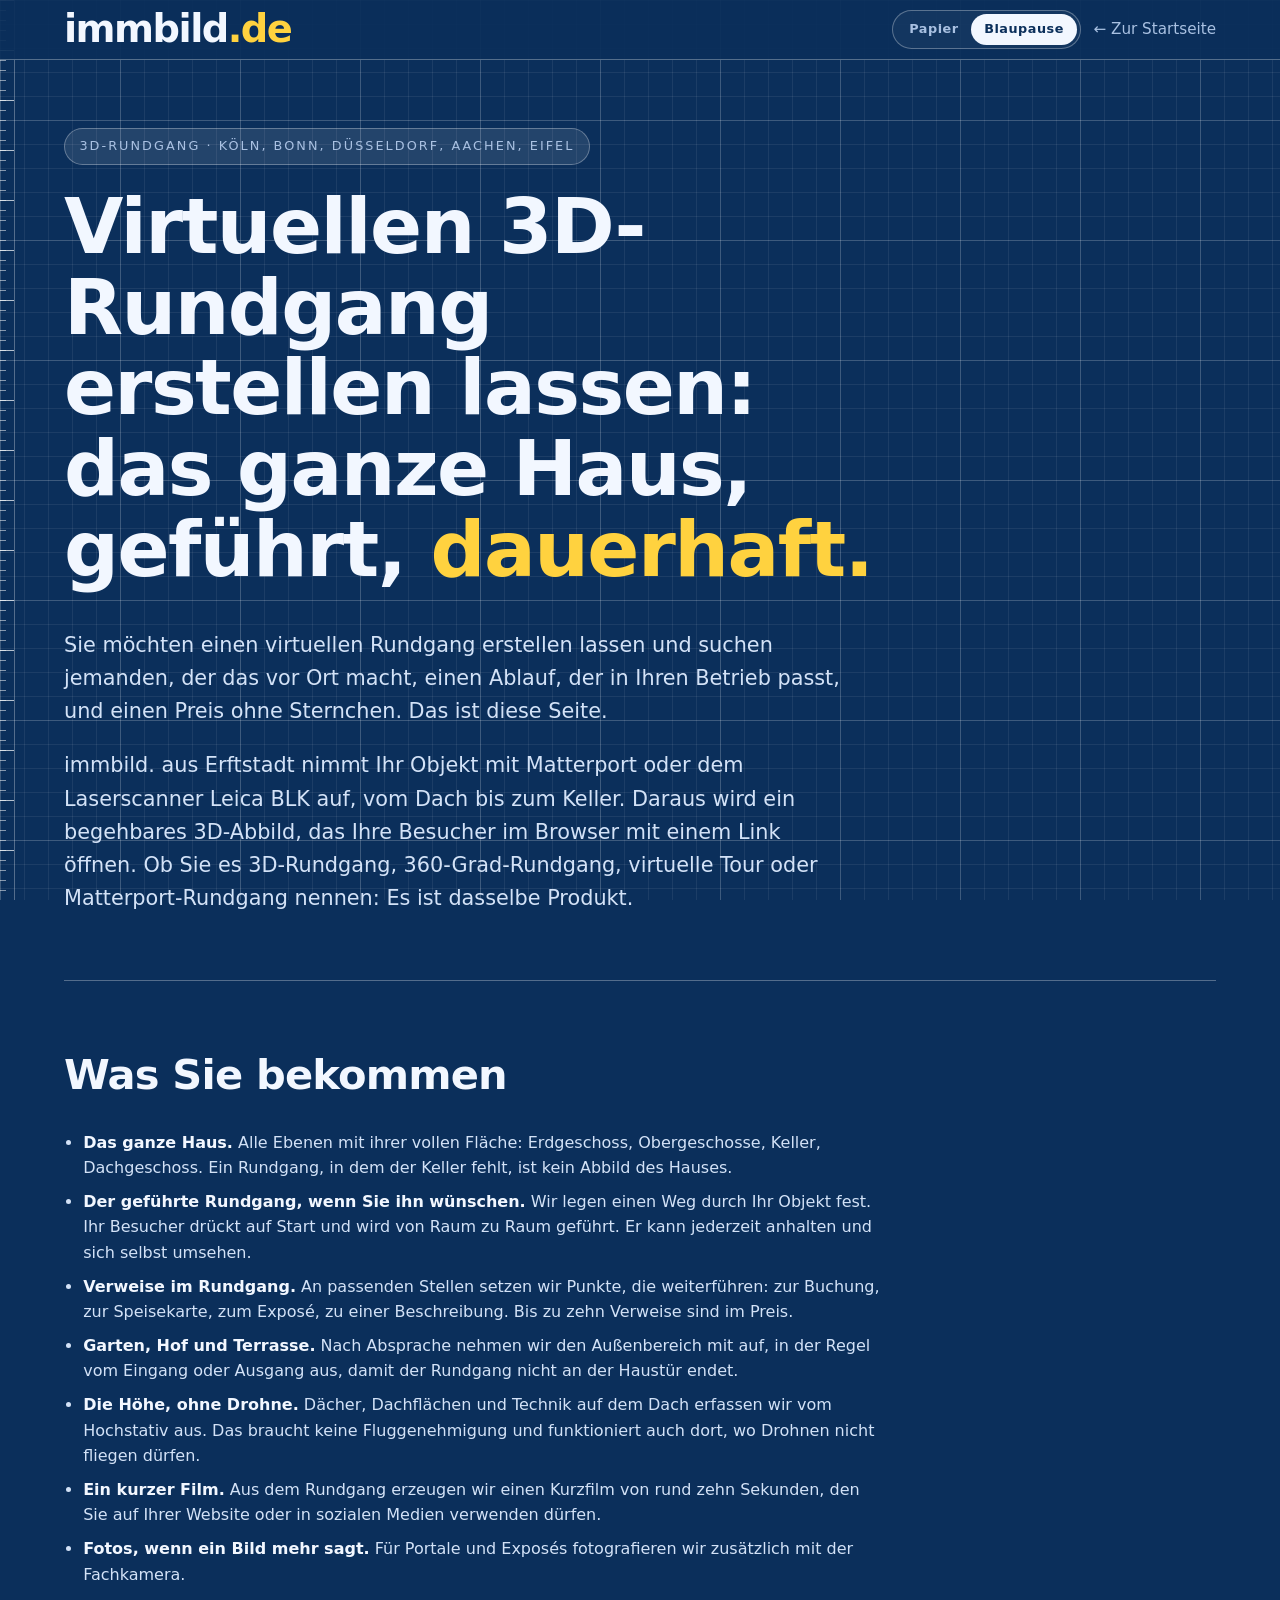
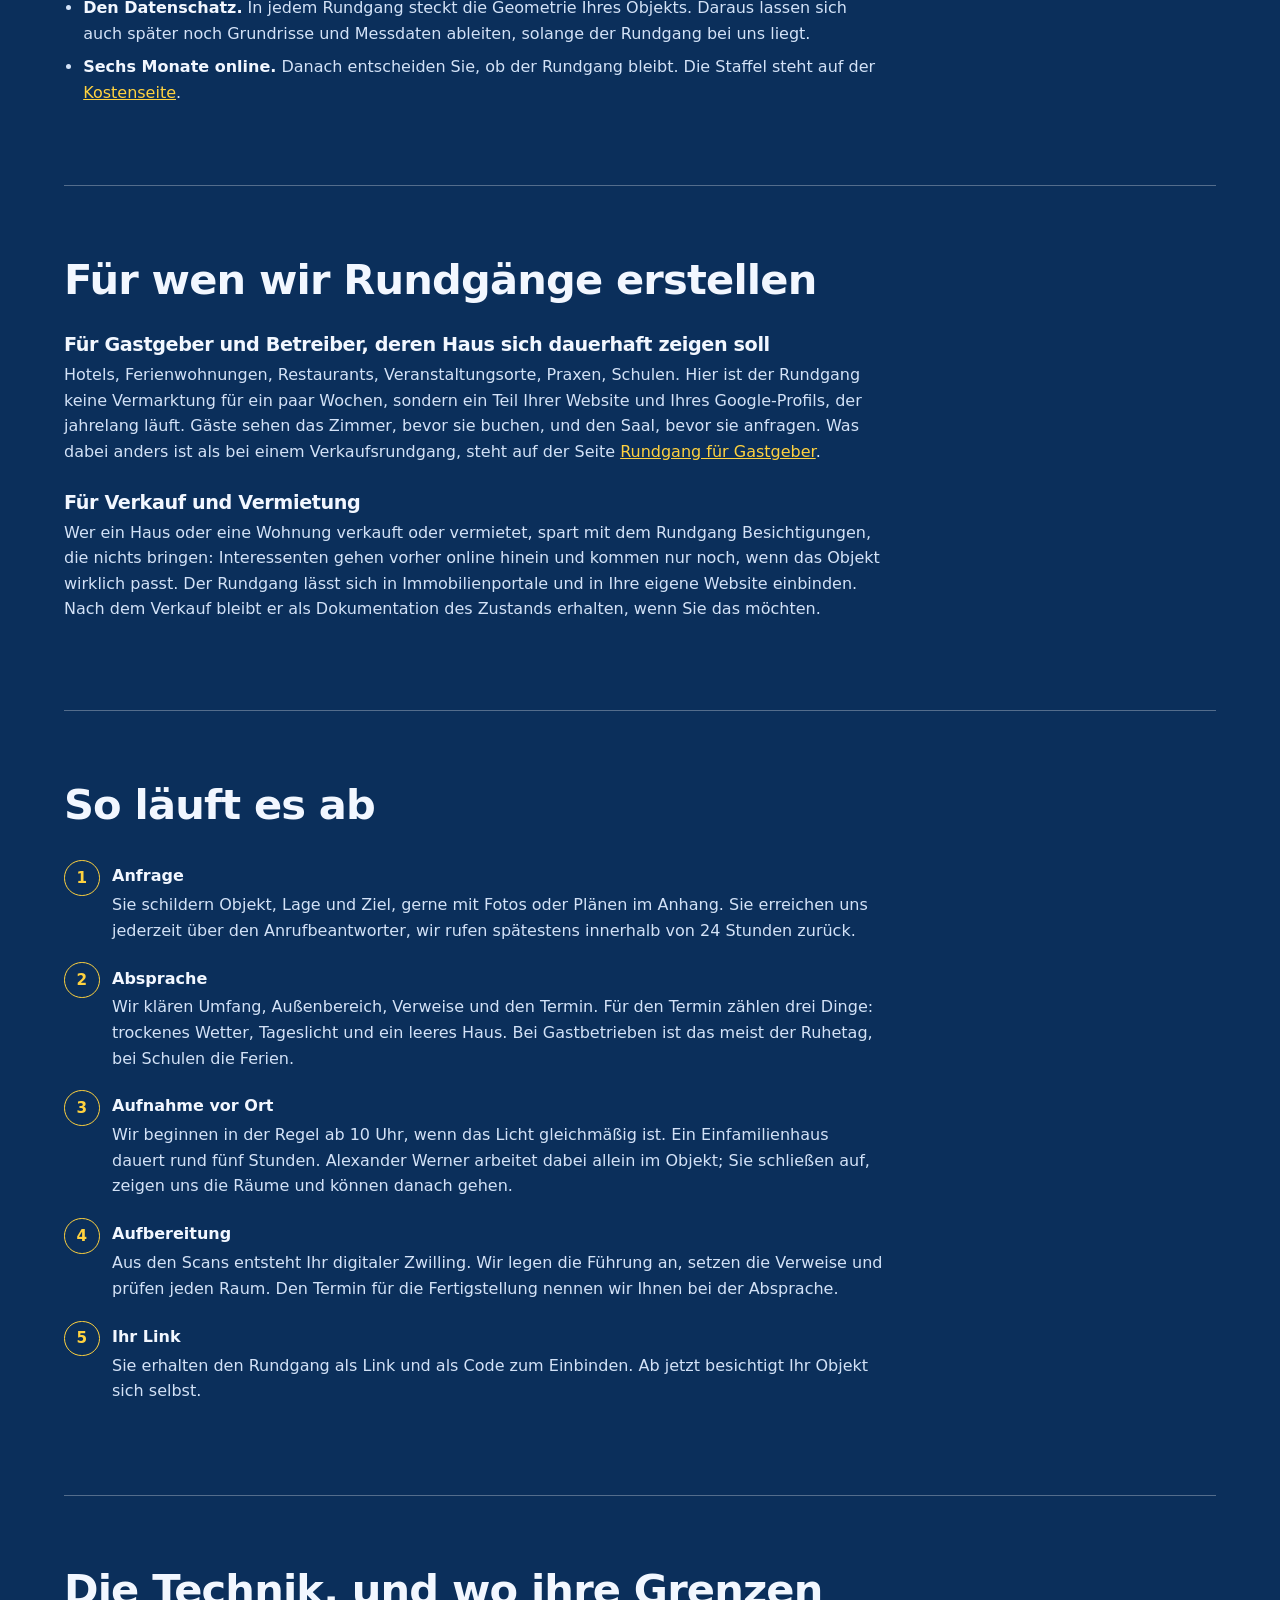
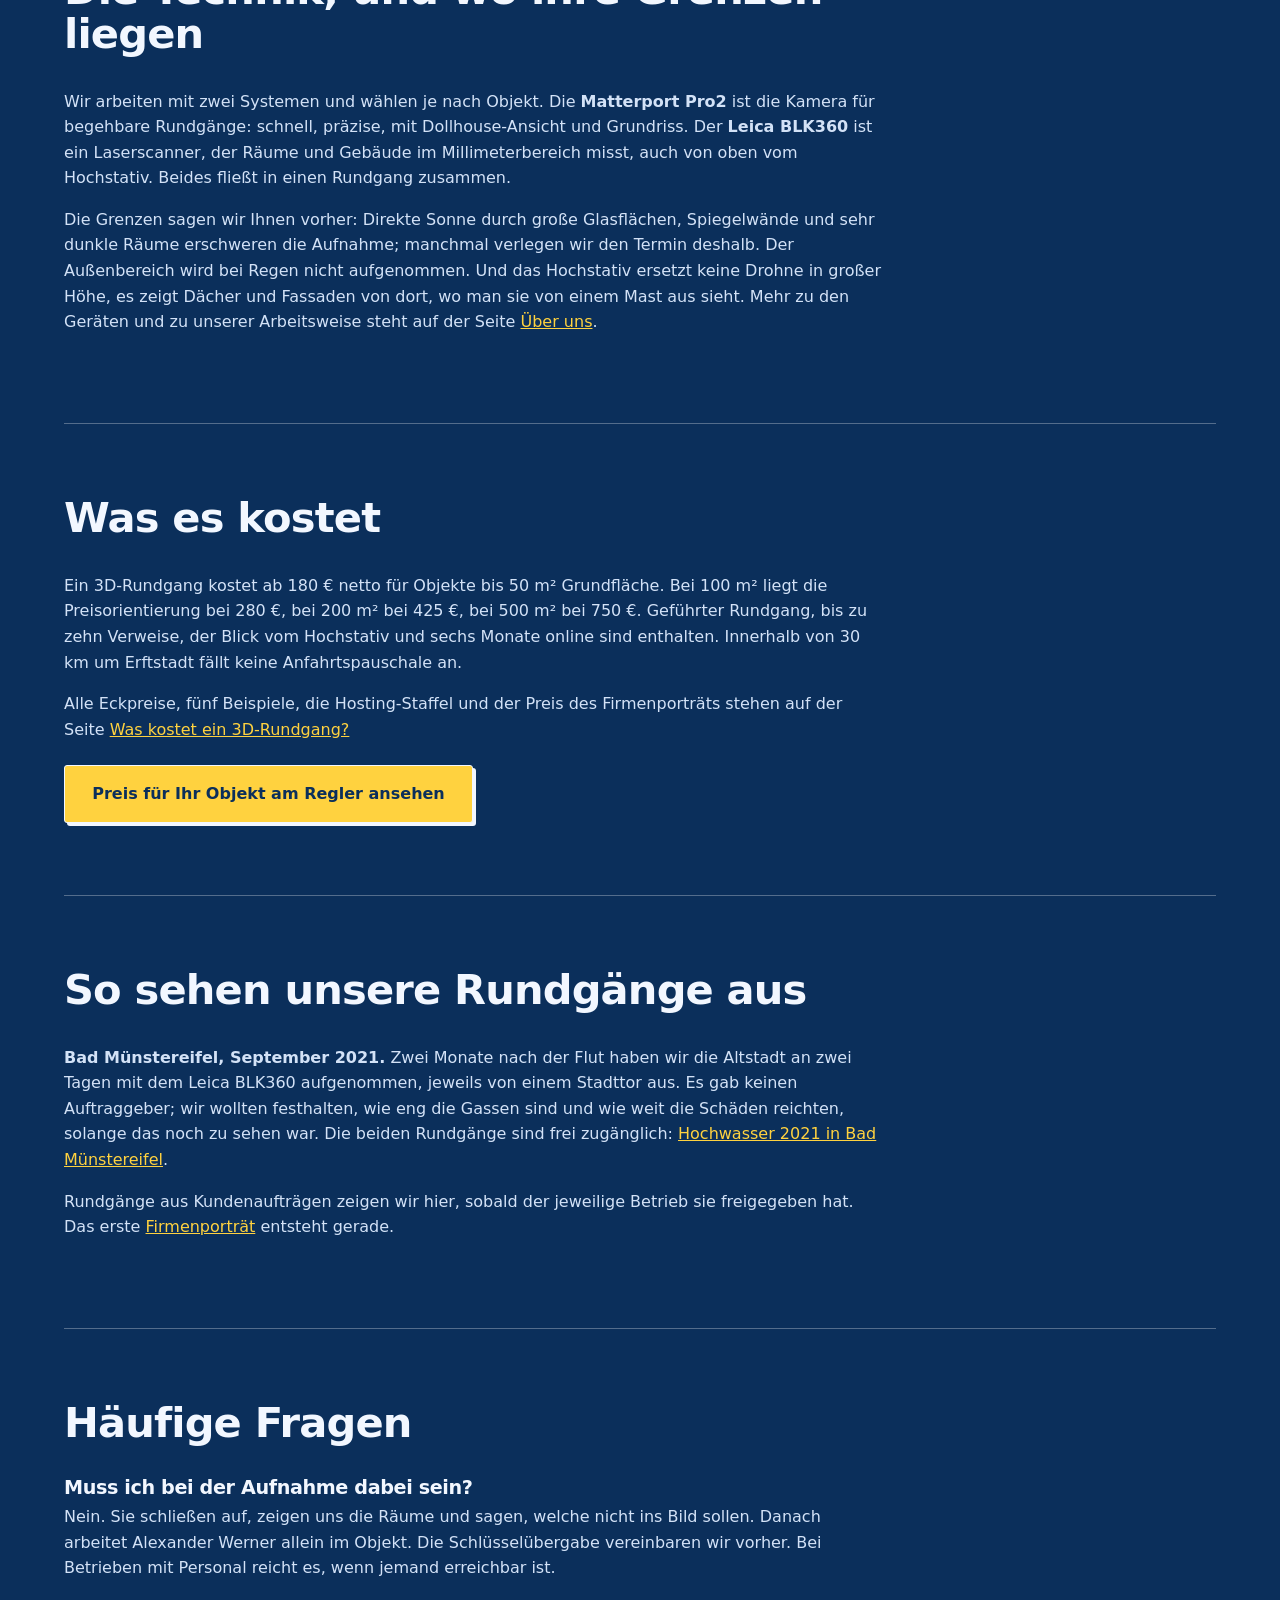
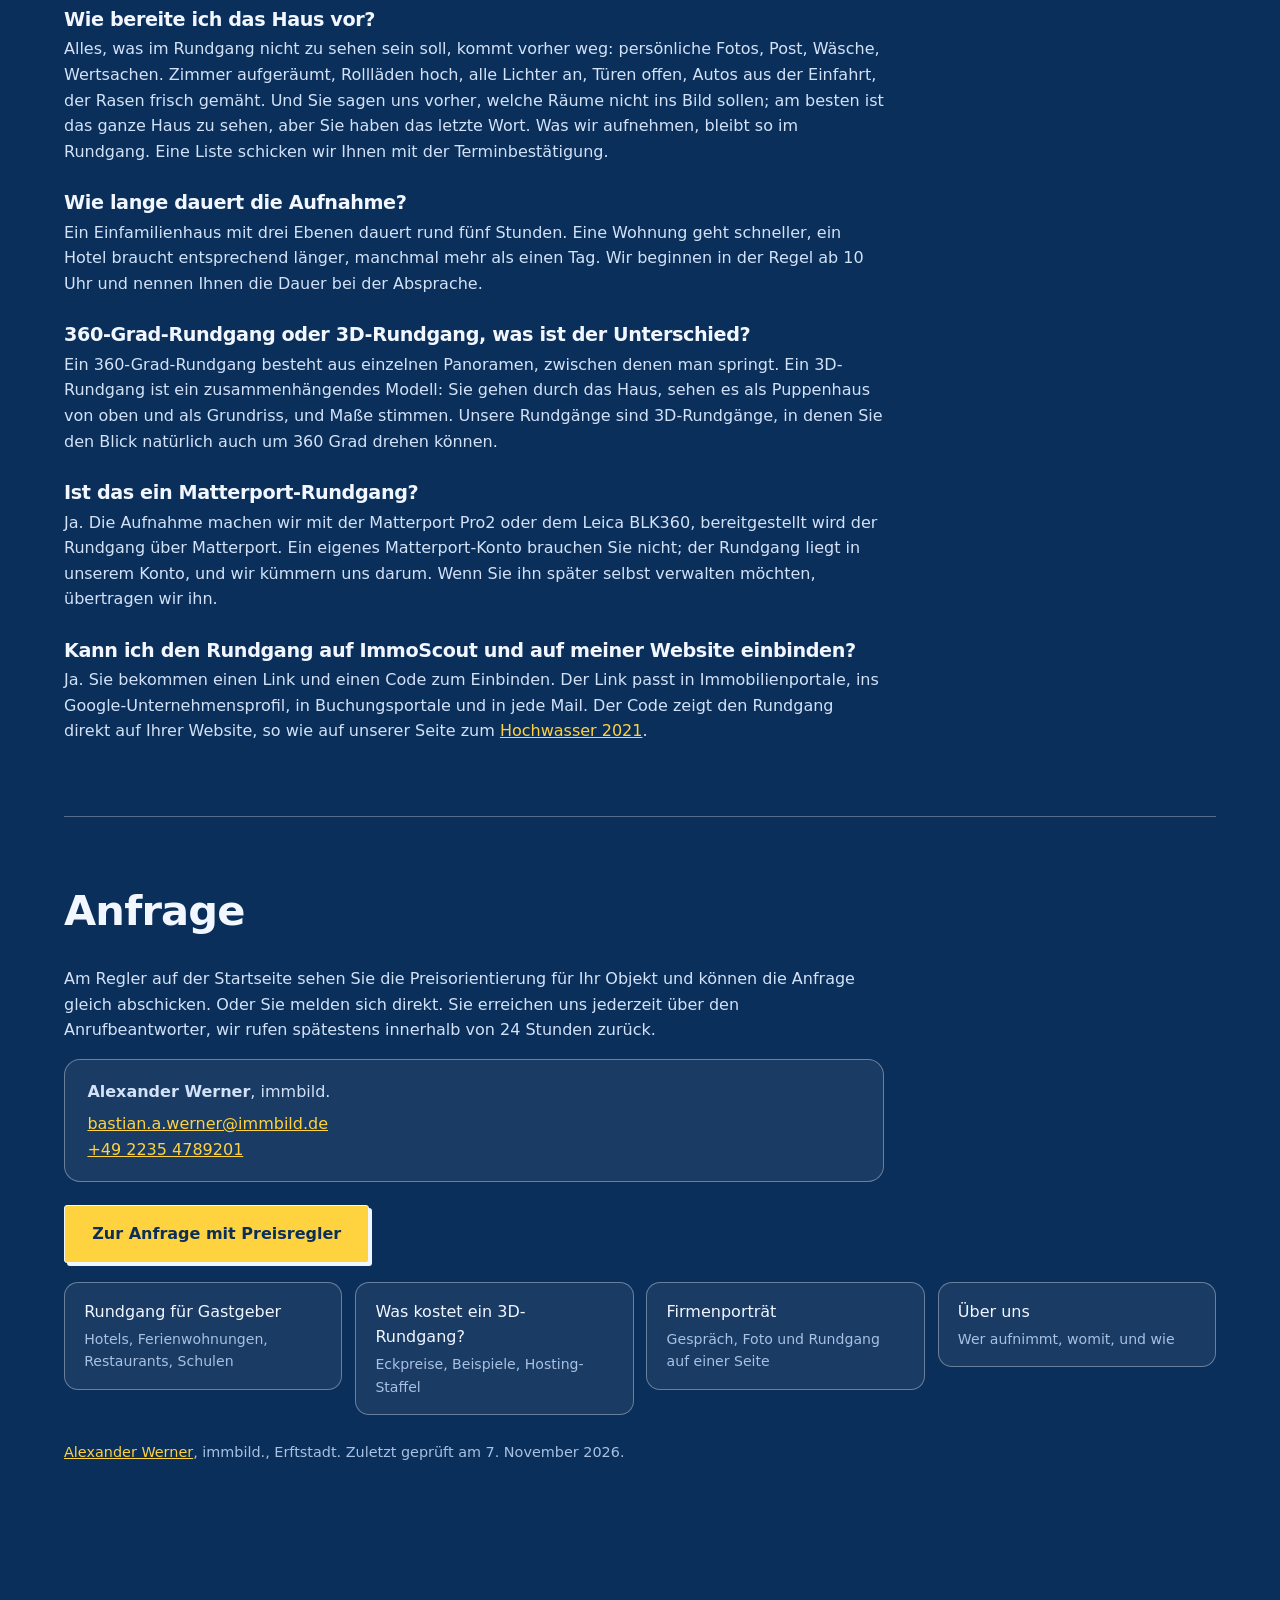
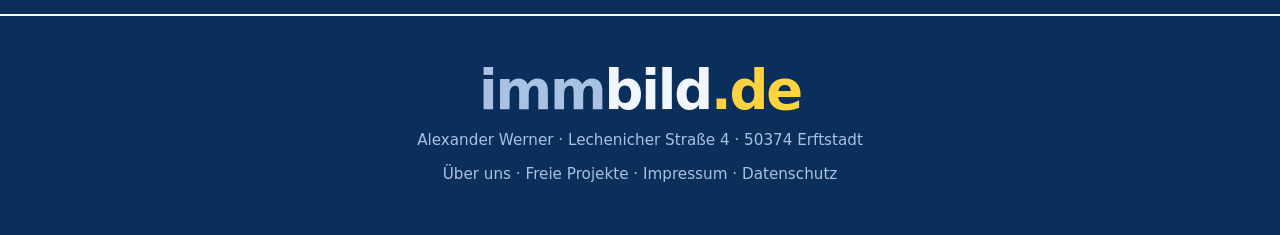
<file: 3d-rundgang-erstellen-lassen/index.html>
<!DOCTYPE html>
<html lang="de">
<head>
  <meta charset="utf-8">
  <meta name="viewport" content="width=device-width, initial-scale=1, viewport-fit=cover">
  <title>3D-Rundgang erstellen lassen · Köln, Bonn, Aachen, Eifel · ab 180 € | immbild.</title>
  <meta name="description" content="Virtuellen 3D-Rundgang erstellen lassen: das ganze Haus vom Dach bis zum Keller, geführter Rundgang, Verweise, dauerhaft online. Ablauf, Technik und Preise ab 180 € netto. immbild. aus Erftstadt.">
  <meta name="theme-color" content="#f3f0e6">
  <link rel="canonical" href="https://immbild.de/3d-rundgang-erstellen-lassen/">
  <meta property="og:url" content="https://immbild.de/3d-rundgang-erstellen-lassen/">
  <meta property="og:title" content="immbild. – 3D-Rundgang erstellen lassen">
  <meta property="og:description" content="Das ganze Haus vom Dach bis zum Keller, geführter Rundgang, Verweise, dauerhaft online. Ablauf, Technik und Preise ab 180 € netto.">
  <meta property="og:type" content="website">
  <meta property="og:locale" content="de_DE">
  <meta property="og:site_name" content="immbild.">
  <meta property="og:image" content="https://immbild.de/og-startseite.png">
  <meta property="og:image:width" content="1200">
  <meta property="og:image:height" content="630">
  <meta property="og:image:alt" content="immbild.de: 3D-Rundgang erstellen lassen">
  <meta name="twitter:card" content="summary_large_image">
  <meta name="twitter:title" content="immbild. – 3D-Rundgang erstellen lassen">
  <meta name="twitter:description" content="Das ganze Haus vom Dach bis zum Keller, geführter Rundgang, Verweise, dauerhaft online. Ablauf, Technik und Preise ab 180 € netto.">
  <meta name="twitter:image" content="https://immbild.de/og-startseite.png">
  <link rel="icon" href="data:image/svg+xml,%3Csvg xmlns='http://www.w3.org/2000/svg' viewBox='0 0 32 32'%3E%3Crect width='32' height='32' rx='8' fill='%2307080a'/%3E%3Ccircle cx='16' cy='16' r='9' fill='none' stroke='%23f1d252' stroke-width='3'/%3E%3Cpath d='M16 10v6h5' fill='none' stroke='%23f1d252' stroke-width='3' stroke-linecap='round'/%3E%3C/svg%3E">
  <script>
/* Darstellung: tagsüber Papier, nachts Blaupause (nach der Sonne über Erftstadt), außer man hat selbst gewählt (gilt für diesen Besuch) */
(function(){var R=document.documentElement,S=null,mem=null;try{S=window.sessionStorage;S.getItem('look');}catch(e){S=null;}
function get(){var v=null;try{v=S?S.getItem('look'):mem;}catch(e){v=mem;}return(v==='papier'||v==='blaupause')?v:null;}
function set(v){mem=v;try{if(S)S.setItem('look',v);}catch(e){}}
function sun(d){d=d||new Date();var r=Math.PI/180,lat=50.83*r,lng=6.8,
n=Math.floor((Date.UTC(d.getUTCFullYear(),d.getUTCMonth(),d.getUTCDate())-Date.UTC(d.getUTCFullYear(),0,0))/864e5),g=2*Math.PI/365*(n-1),
eq=229.18*(0.000075+0.001868*Math.cos(g)-0.032077*Math.sin(g)-0.014615*Math.cos(2*g)-0.040849*Math.sin(2*g)),
dc=0.006918-0.399912*Math.cos(g)+0.070257*Math.sin(g)-0.006758*Math.cos(2*g)+0.000907*Math.sin(2*g)-0.002697*Math.cos(3*g)+0.00148*Math.sin(3*g),
ha=Math.acos(Math.cos(90.833*r)/(Math.cos(lat)*Math.cos(dc))-Math.tan(lat)*Math.tan(dc))/r,
noon=720-4*lng-eq,m=d.getUTCHours()*60+d.getUTCMinutes()+d.getUTCSeconds()/60;
return(m>=noon-4*ha&&m<noon+4*ha)?'papier':'blaupause';}
var q=new URLSearchParams(location.search).get('look');if(q==='nacht')q='blaupause';
if(q==='auto'){mem=null;try{if(S)S.removeItem('look');}catch(e){}}else if(q==='papier'||q==='blaupause')set(q);
window.immLook={sun:sun,manual:get,set:set};
R.dataset.look=get()||sun();})();
</script>
  <link rel="stylesheet" href="/style.css">
  <link rel="stylesheet" href="/freie-projekte/freie-projekte.css">
  <link rel="stylesheet" href="/seiten.css?v=261107">
  <script type="application/ld+json">
  {
    "@context": "https://schema.org",
    "@type": "Service",
    "name": "Virtuellen 3D-Rundgang erstellen lassen",
    "serviceType": "3D-Rundgang",
    "provider": { "@id": "https://immbild.de/#firma" },
    "areaServed": ["Erftstadt", "Köln", "Bonn", "Düsseldorf", "Aachen", "Rhein-Erft-Kreis", "Kreis Euskirchen", "Eifel"],
    "offers": {
      "@type": "Offer",
      "priceCurrency": "EUR",
      "description": "Ab 180 € netto für Objekte bis 50 m² Grundfläche; geführter Rundgang, bis zu zehn Verweise und sechs Monate online enthalten",
      "priceSpecification": { "@type": "PriceSpecification", "minPrice": 180, "priceCurrency": "EUR", "valueAddedTaxIncluded": false }
    }
  }
  </script>
</head>
<body>
<a class="skip" href="#main">Zum Inhalt springen</a>
<header class="site-header scrolled fp-header">
  <a class="logo" href="/" aria-label="immbild.de Startseite">imm<b>bild</b><i>.de</i></a>
  <div class="look" role="group" aria-label="Darstellung" title="Tagsüber Papier, nachts Blaupause – automatisch, bis Sie selbst wählen">
    <button type="button" data-look="papier" aria-pressed="true">Papier</button>
    <button type="button" data-look="blaupause" aria-pressed="false">Blaupause</button>
  </div>
  <a class="fp-back" href="/" aria-label="Zur Startseite">← <span>Zur Startseite</span></a>
</header>
<main id="main" class="fp-main">
  <div class="fp-intro">
    <p class="fp-badge">3D-Rundgang · Köln, Bonn, Düsseldorf, Aachen, Eifel</p>
    <h1>Virtuellen 3D-Rundgang erstellen lassen: das ganze Haus, geführt, <span class="grad">dauerhaft.</span></h1>
    <p class="fp-lead">Sie möchten einen virtuellen Rundgang erstellen lassen und suchen jemanden, der das vor Ort macht, einen Ablauf, der in Ihren Betrieb passt, und einen Preis ohne Sternchen. Das ist diese Seite.</p>
    <p class="fp-lead">immbild. aus Erftstadt nimmt Ihr Objekt mit Matterport oder dem Laserscanner Leica BLK auf, vom Dach bis zum Keller. Daraus wird ein begehbares 3D-Abbild, das Ihre Besucher im Browser mit einem Link öffnen. Ob Sie es 3D-Rundgang, 360-Grad-Rundgang, virtuelle Tour oder Matterport-Rundgang nennen: Es ist dasselbe Produkt.</p>
  </div>

  <section class="fp-section" aria-labelledby="h-bekommen">
    <h2 id="h-bekommen">Was Sie bekommen</h2>
    <ul class="s-list">
      <li><b>Das ganze Haus.</b> Alle Ebenen mit ihrer vollen Fläche: Erdgeschoss, Obergeschosse, Keller, Dachgeschoss. Ein Rundgang, in dem der Keller fehlt, ist kein Abbild des Hauses.</li>
      <li><b>Der geführte Rundgang, wenn Sie ihn wünschen.</b> Wir legen einen Weg durch Ihr Objekt fest. Ihr Besucher drückt auf Start und wird von Raum zu Raum geführt. Er kann jederzeit anhalten und sich selbst umsehen.</li>
      <li><b>Verweise im Rundgang.</b> An passenden Stellen setzen wir Punkte, die weiterführen: zur Buchung, zur Speisekarte, zum Exposé, zu einer Beschreibung. Bis zu zehn Verweise sind im Preis.</li>
      <li><b>Garten, Hof und Terrasse.</b> Nach Absprache nehmen wir den Außenbereich mit auf, in der Regel vom Eingang oder Ausgang aus, damit der Rundgang nicht an der Haustür endet.</li>
      <li><b>Die Höhe, ohne Drohne.</b> Dächer, Dachflächen und Technik auf dem Dach erfassen wir vom Hochstativ aus. Das braucht keine Fluggenehmigung und funktioniert auch dort, wo Drohnen nicht fliegen dürfen.</li>
      <li><b>Ein kurzer Film.</b> Aus dem Rundgang erzeugen wir einen Kurzfilm von rund zehn Sekunden, den Sie auf Ihrer Website oder in sozialen Medien verwenden dürfen.</li>
      <li><b>Fotos, wenn ein Bild mehr sagt.</b> Für Portale und Exposés fotografieren wir zusätzlich mit der Fachkamera.</li>
      <li><b>Den Datenschatz.</b> In jedem Rundgang steckt die Geometrie Ihres Objekts. Daraus lassen sich auch später noch Grundrisse und Messdaten ableiten, solange der Rundgang bei uns liegt.</li>
      <li><b>Sechs Monate online.</b> Danach entscheiden Sie, ob der Rundgang bleibt. Die Staffel steht auf der <a href="/3d-rundgang-kosten/">Kostenseite</a>.</li>
    </ul>
  </section>

  <section class="fp-section" aria-labelledby="h-fuerwen">
    <h2 id="h-fuerwen">Für wen wir Rundgänge erstellen</h2>
    <h3>Für Gastgeber und Betreiber, deren Haus sich dauerhaft zeigen soll</h3>
    <p>Hotels, Ferienwohnungen, Restaurants, Veranstaltungsorte, Praxen, Schulen. Hier ist der Rundgang keine Vermarktung für ein paar Wochen, sondern ein Teil Ihrer Website und Ihres Google-Profils, der jahrelang läuft. Gäste sehen das Zimmer, bevor sie buchen, und den Saal, bevor sie anfragen. Was dabei anders ist als bei einem Verkaufsrundgang, steht auf der Seite <a href="/rundgang-fuer-gastgeber/">Rundgang für Gastgeber</a>.</p>
    <h3>Für Verkauf und Vermietung</h3>
    <p>Wer ein Haus oder eine Wohnung verkauft oder vermietet, spart mit dem Rundgang Besichtigungen, die nichts bringen: Interessenten gehen vorher online hinein und kommen nur noch, wenn das Objekt wirklich passt. Der Rundgang lässt sich in Immobilienportale und in Ihre eigene Website einbinden. Nach dem Verkauf bleibt er als Dokumentation des Zustands erhalten, wenn Sie das möchten.</p>
  </section>

  <section class="fp-section" aria-labelledby="h-ablauf">
    <h2 id="h-ablauf">So läuft es ab</h2>
    <ol class="s-steps">
      <li><b>Anfrage</b><p>Sie schildern Objekt, Lage und Ziel, gerne mit Fotos oder Plänen im Anhang. Sie erreichen uns jederzeit über den Anrufbeantworter, wir rufen spätestens innerhalb von 24 Stunden zurück.</p></li>
      <li><b>Absprache</b><p>Wir klären Umfang, Außenbereich, Verweise und den Termin. Für den Termin zählen drei Dinge: trockenes Wetter, Tageslicht und ein leeres Haus. Bei Gastbetrieben ist das meist der Ruhetag, bei Schulen die Ferien.</p></li>
      <li><b>Aufnahme vor Ort</b><p>Wir beginnen in der Regel ab 10 Uhr, wenn das Licht gleichmäßig ist. Ein Einfamilienhaus dauert rund fünf Stunden. Alexander Werner arbeitet dabei allein im Objekt; Sie schließen auf, zeigen uns die Räume und können danach gehen.</p></li>
      <li><b>Aufbereitung</b><p>Aus den Scans entsteht Ihr digitaler Zwilling. Wir legen die Führung an, setzen die Verweise und prüfen jeden Raum. Den Termin für die Fertigstellung nennen wir Ihnen bei der Absprache.</p></li>
      <li><b>Ihr Link</b><p>Sie erhalten den Rundgang als Link und als Code zum Einbinden. Ab jetzt besichtigt Ihr Objekt sich selbst.</p></li>
    </ol>
  </section>

  <section class="fp-section" aria-labelledby="h-technik">
    <h2 id="h-technik">Die Technik, und wo ihre Grenzen liegen</h2>
    <p>Wir arbeiten mit zwei Systemen und wählen je nach Objekt. Die <b>Matterport Pro2</b> ist die Kamera für begehbare Rundgänge: schnell, präzise, mit Dollhouse-Ansicht und Grundriss. Der <b>Leica BLK360</b> ist ein Laserscanner, der Räume und Gebäude im Millimeterbereich misst, auch von oben vom Hochstativ. Beides fließt in einen Rundgang zusammen.</p>
    <p>Die Grenzen sagen wir Ihnen vorher: Direkte Sonne durch große Glasflächen, Spiegelwände und sehr dunkle Räume erschweren die Aufnahme; manchmal verlegen wir den Termin deshalb. Der Außenbereich wird bei Regen nicht aufgenommen. Und das Hochstativ ersetzt keine Drohne in großer Höhe, es zeigt Dächer und Fassaden von dort, wo man sie von einem Mast aus sieht. Mehr zu den Geräten und zu unserer Arbeitsweise steht auf der Seite <a href="/ueber-uns/">Über uns</a>.</p>
  </section>

  <section class="fp-section" aria-labelledby="h-preis">
    <h2 id="h-preis">Was es kostet</h2>
    <p>Ein 3D-Rundgang kostet ab 180&nbsp;€ netto für Objekte bis 50&nbsp;m² Grundfläche. Bei 100&nbsp;m² liegt die Preisorientierung bei 280&nbsp;€, bei 200&nbsp;m² bei 425&nbsp;€, bei 500&nbsp;m² bei 750&nbsp;€. Geführter Rundgang, bis zu zehn Verweise, der Blick vom Hochstativ und sechs Monate online sind enthalten. Innerhalb von 30 km um Erftstadt fällt keine Anfahrtspauschale an.</p>
    <p>Alle Eckpreise, fünf Beispiele, die Hosting-Staffel und der Preis des Firmenporträts stehen auf der Seite <a href="/3d-rundgang-kosten/">Was kostet ein 3D-Rundgang?</a></p>
    <div class="s-cta">
      <a class="btn" href="/#anfrage">Preis für Ihr Objekt am Regler ansehen</a>
    </div>
  </section>

  <section class="fp-section" aria-labelledby="h-beispiele">
    <h2 id="h-beispiele">So sehen unsere Rundgänge aus</h2>
    <p><b>Bad Münstereifel, September 2021.</b> Zwei Monate nach der Flut haben wir die Altstadt an zwei Tagen mit dem Leica BLK360 aufgenommen, jeweils von einem Stadttor aus. Es gab keinen Auftraggeber; wir wollten festhalten, wie eng die Gassen sind und wie weit die Schäden reichten, solange das noch zu sehen war. Die beiden Rundgänge sind frei zugänglich: <a href="/freie-projekte/hochwasser-2021/">Hochwasser 2021 in Bad Münstereifel</a>.</p>
    <p>Rundgänge aus Kundenaufträgen zeigen wir hier, sobald der jeweilige Betrieb sie freigegeben hat. Das erste <a href="/firmenportraet/">Firmenporträt</a> entsteht gerade.</p>
  </section>

  <section class="fp-section s-faq" aria-labelledby="h-fragen">
    <h2 id="h-fragen">Häufige Fragen</h2>
    <h3>Muss ich bei der Aufnahme dabei sein?</h3>
    <p>Nein. Sie schließen auf, zeigen uns die Räume und sagen, welche nicht ins Bild sollen. Danach arbeitet Alexander Werner allein im Objekt. Die Schlüsselübergabe vereinbaren wir vorher. Bei Betrieben mit Personal reicht es, wenn jemand erreichbar ist.</p>
    <h3>Wie bereite ich das Haus vor?</h3>
    <p>Alles, was im Rundgang nicht zu sehen sein soll, kommt vorher weg: persönliche Fotos, Post, Wäsche, Wertsachen. Zimmer aufgeräumt, Rollläden hoch, alle Lichter an, Türen offen, Autos aus der Einfahrt, der Rasen frisch gemäht. Und Sie sagen uns vorher, welche Räume nicht ins Bild sollen; am besten ist das ganze Haus zu sehen, aber Sie haben das letzte Wort. Was wir aufnehmen, bleibt so im Rundgang. Eine Liste schicken wir Ihnen mit der Terminbestätigung.</p>
    <h3>Wie lange dauert die Aufnahme?</h3>
    <p>Ein Einfamilienhaus mit drei Ebenen dauert rund fünf Stunden. Eine Wohnung geht schneller, ein Hotel braucht entsprechend länger, manchmal mehr als einen Tag. Wir beginnen in der Regel ab 10 Uhr und nennen Ihnen die Dauer bei der Absprache.</p>
    <h3>360-Grad-Rundgang oder 3D-Rundgang, was ist der Unterschied?</h3>
    <p>Ein 360-Grad-Rundgang besteht aus einzelnen Panoramen, zwischen denen man springt. Ein 3D-Rundgang ist ein zusammenhängendes Modell: Sie gehen durch das Haus, sehen es als Puppenhaus von oben und als Grundriss, und Maße stimmen. Unsere Rundgänge sind 3D-Rundgänge, in denen Sie den Blick natürlich auch um 360 Grad drehen können.</p>
    <h3>Ist das ein Matterport-Rundgang?</h3>
    <p>Ja. Die Aufnahme machen wir mit der Matterport Pro2 oder dem Leica BLK360, bereitgestellt wird der Rundgang über Matterport. Ein eigenes Matterport-Konto brauchen Sie nicht; der Rundgang liegt in unserem Konto, und wir kümmern uns darum. Wenn Sie ihn später selbst verwalten möchten, übertragen wir ihn.</p>
    <h3>Kann ich den Rundgang auf ImmoScout und auf meiner Website einbinden?</h3>
    <p>Ja. Sie bekommen einen Link und einen Code zum Einbinden. Der Link passt in Immobilienportale, ins Google-Unternehmensprofil, in Buchungsportale und in jede Mail. Der Code zeigt den Rundgang direkt auf Ihrer Website, so wie auf unserer Seite zum <a href="/freie-projekte/hochwasser-2021/">Hochwasser 2021</a>.</p>
  </section>

  <section class="fp-section" aria-labelledby="h-anfrage">
    <h2 id="h-anfrage">Anfrage</h2>
    <p>Am Regler auf der Startseite sehen Sie die Preisorientierung für Ihr Objekt und können die Anfrage gleich abschicken. Oder Sie melden sich direkt. Sie erreichen uns jederzeit über den Anrufbeantworter, wir rufen spätestens innerhalb von 24 Stunden zurück.</p>
    <div class="fp-contact">
      <p><b>Alexander Werner</b>, immbild.</p>
      <p><a href="mailto:bastian.a.werner@immbild.de">bastian.a.werner@immbild.de</a><br><a href="tel:+4922354789201">+49 2235 4789201</a></p>
    </div>
    <div class="s-cta">
      <a class="btn" href="/#anfrage">Zur Anfrage mit Preisregler</a>
    </div>
    <ul class="s-weiter">
      <li><a href="/rundgang-fuer-gastgeber/">Rundgang für Gastgeber<small>Hotels, Ferienwohnungen, Restaurants, Schulen</small></a></li>
      <li><a href="/3d-rundgang-kosten/">Was kostet ein 3D-Rundgang?<small>Eckpreise, Beispiele, Hosting-Staffel</small></a></li>
      <li><a href="/firmenportraet/">Firmenporträt<small>Gespräch, Foto und Rundgang auf einer Seite</small></a></li>
      <li><a href="/ueber-uns/">Über uns<small>Wer aufnimmt, womit, und wie</small></a></li>
    </ul>
    <p class="s-autor"><a href="/ueber-uns/">Alexander Werner</a>, immbild., Erftstadt. Zuletzt geprüft am 7. November 2026.</p>
  </section>
</main>
<footer class="site-footer">
  <a class="logo" href="/">imm<b>bild</b><i>.de</i></a>
  <p>Alexander Werner · Lechenicher Straße 4 · 50374 Erftstadt</p>
  <p><a href="/ueber-uns/">Über uns</a> · <a href="/freie-projekte/">Freie Projekte</a> · <a href="/impressum.html">Impressum</a> · <a href="/datenschutz.html">Datenschutz</a></p>
</footer>
<script src="/freie-projekte/freie-projekte.js"></script>
<script src="/tracker.js" defer></script>
</body>
</html>
</file>
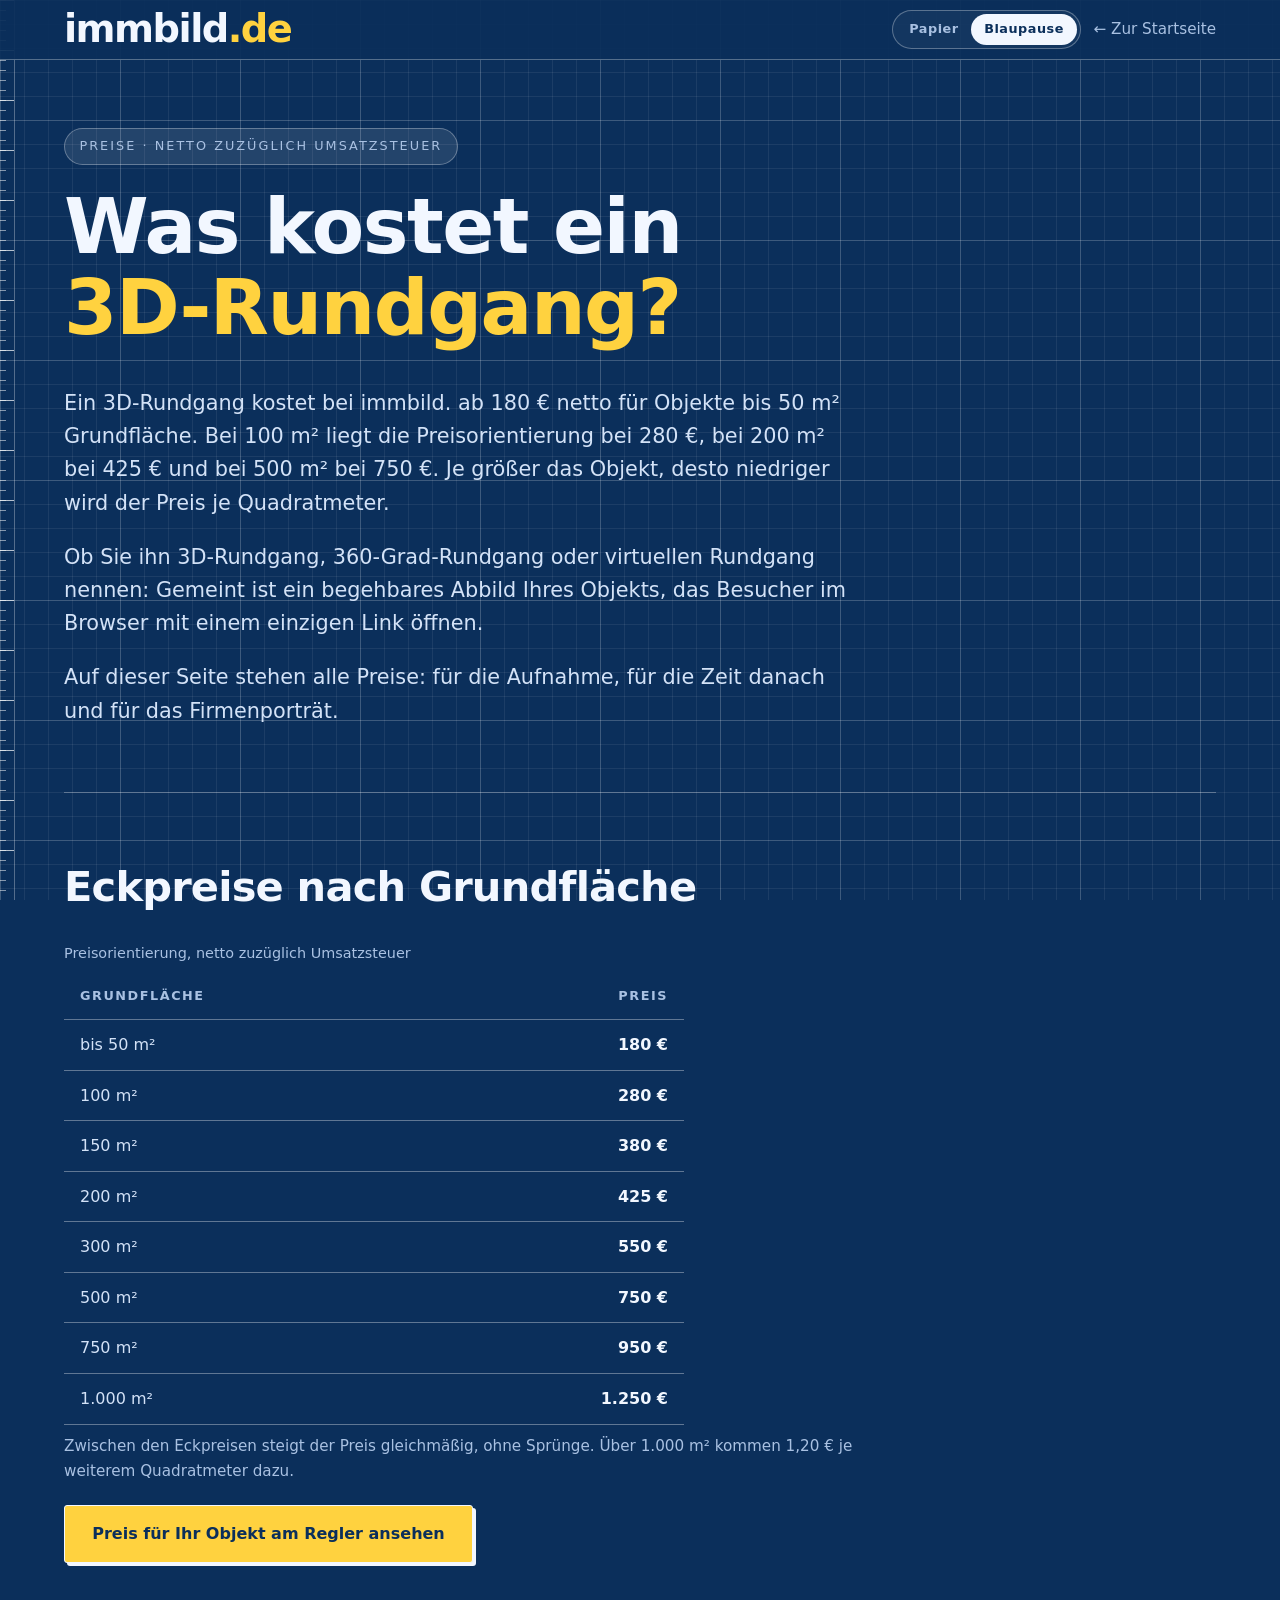
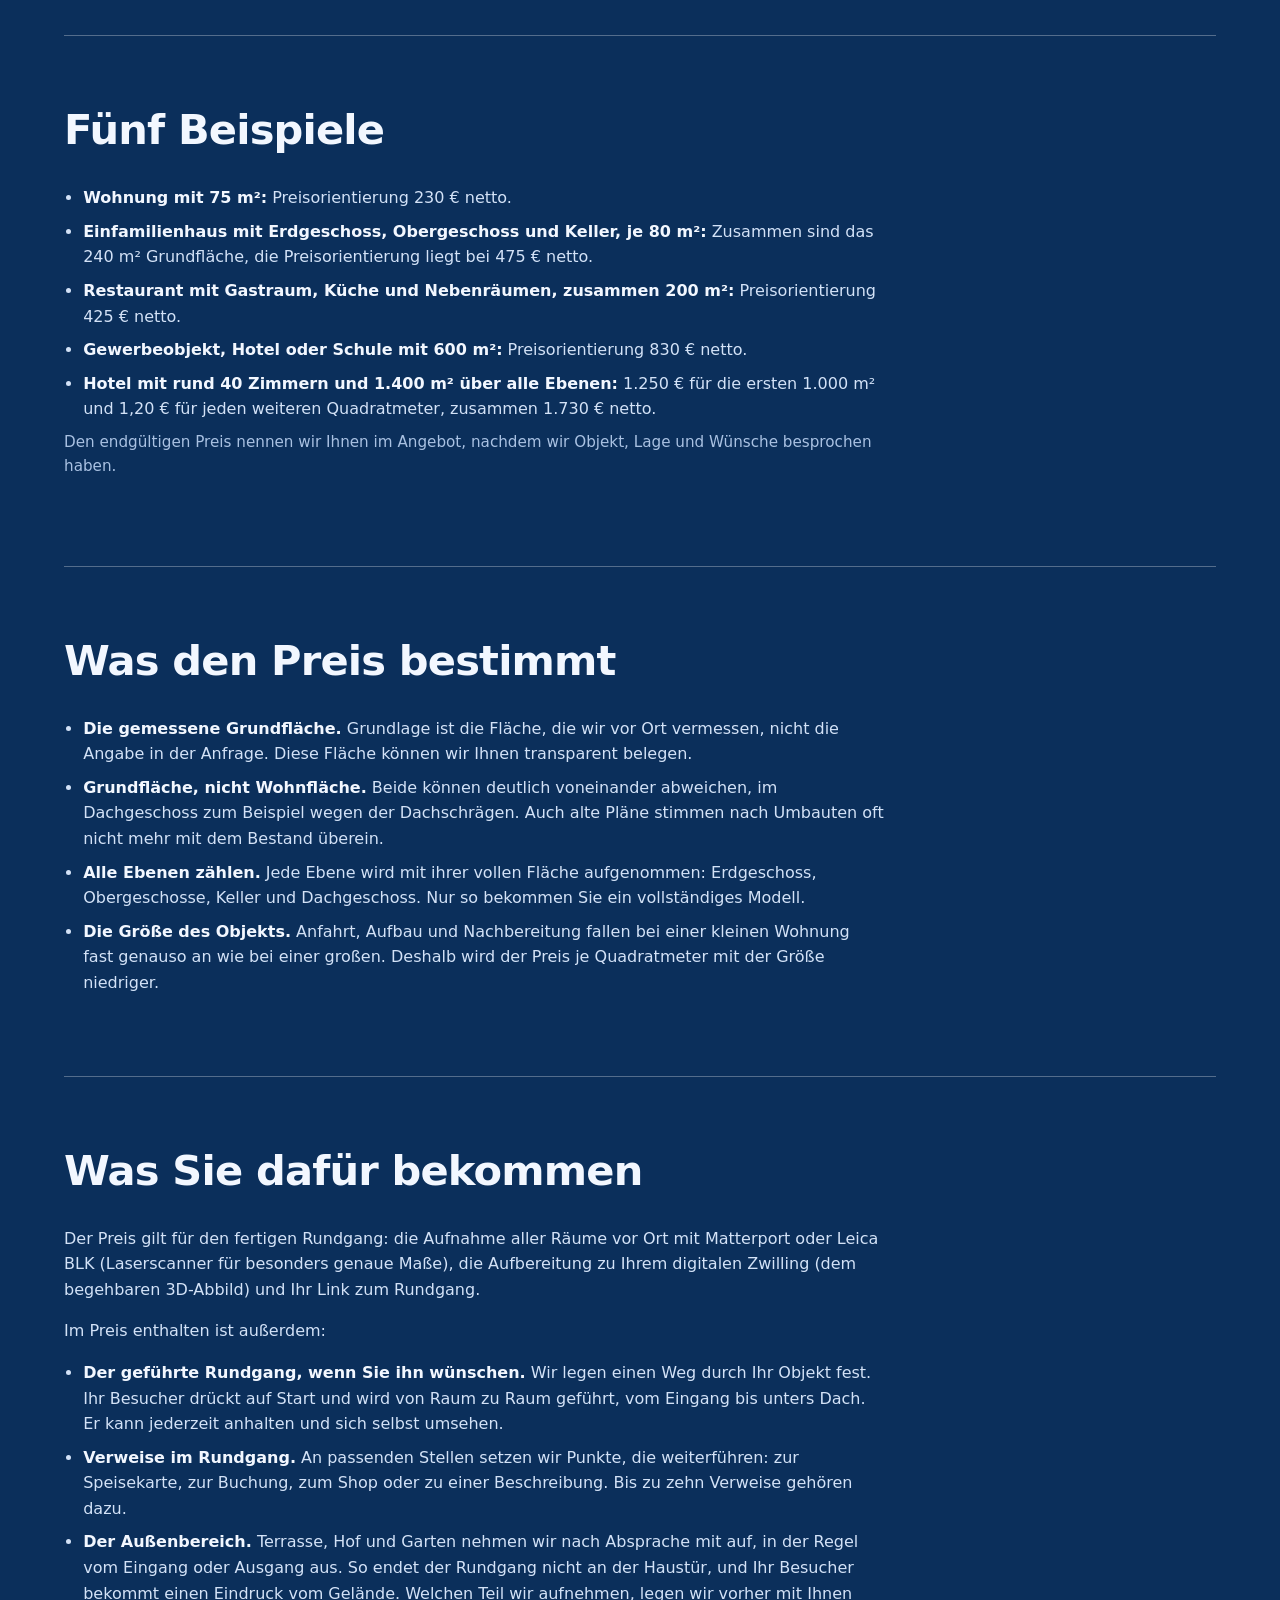
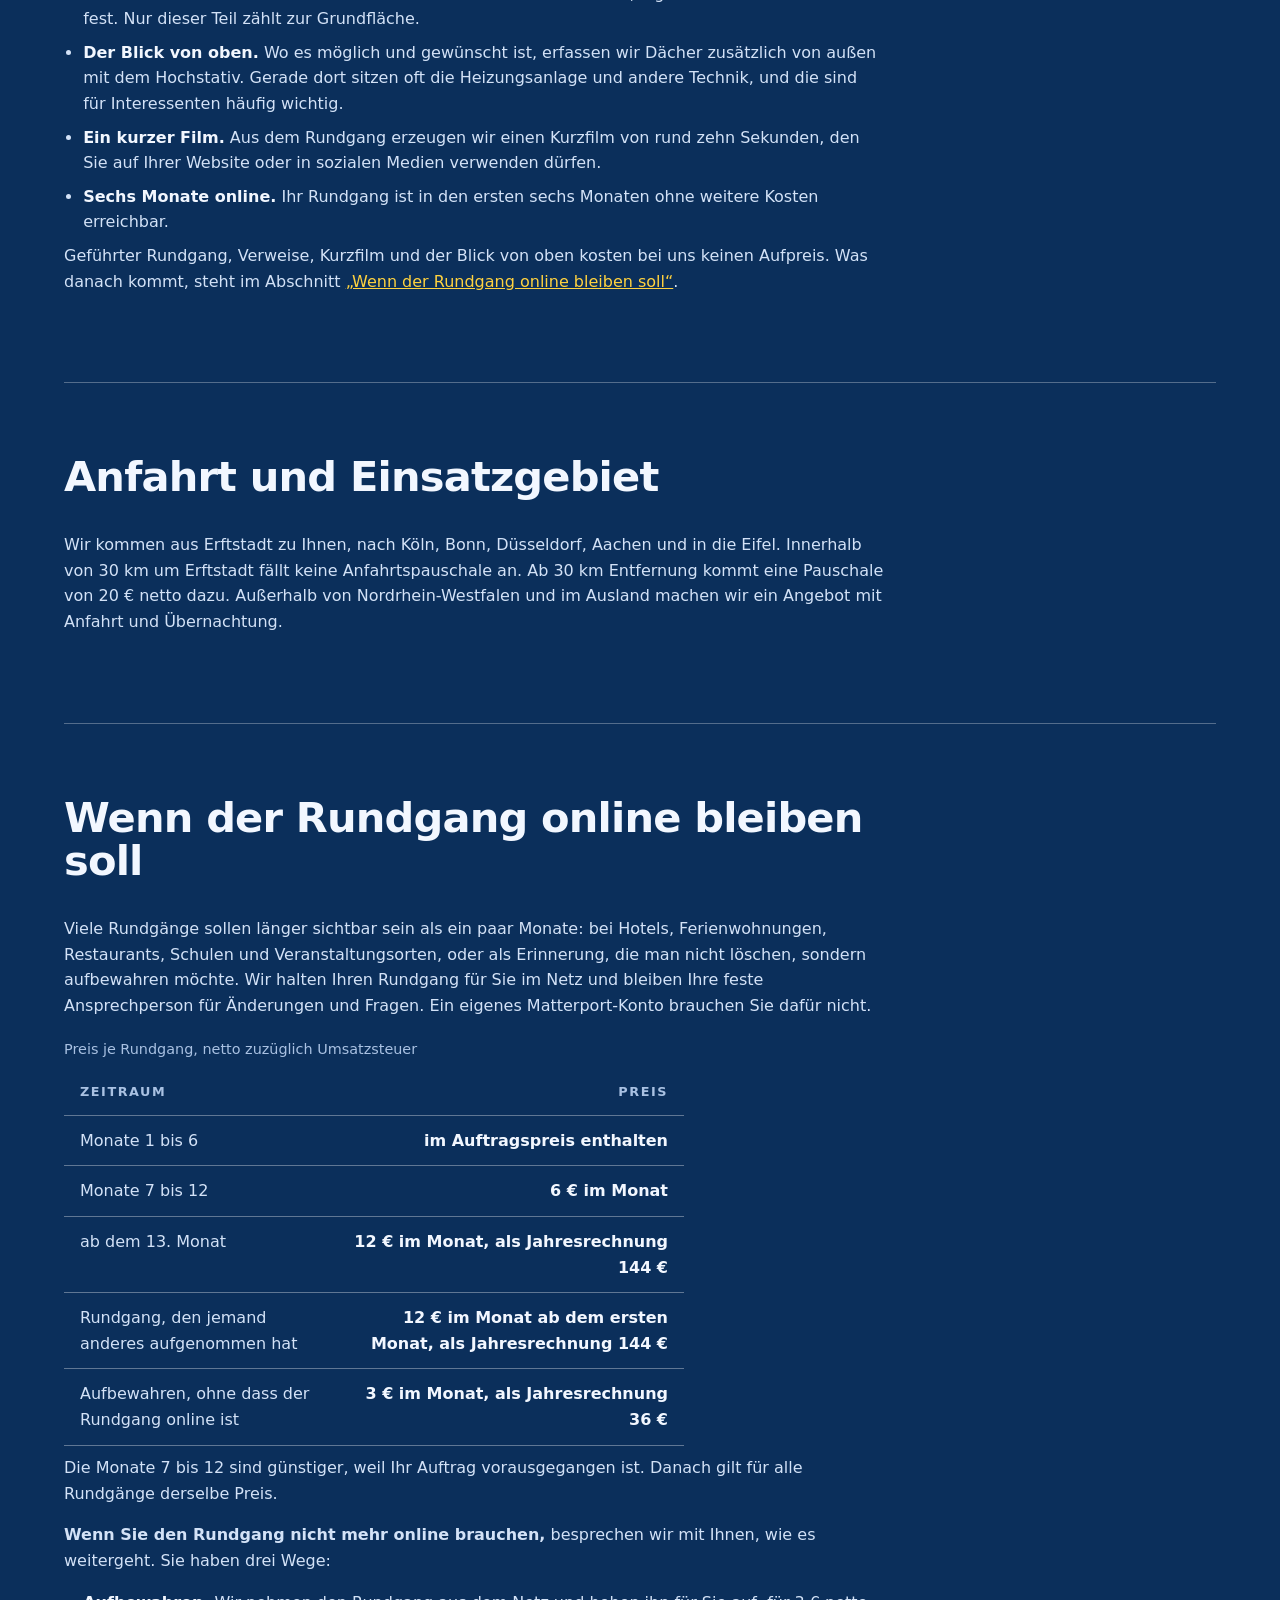
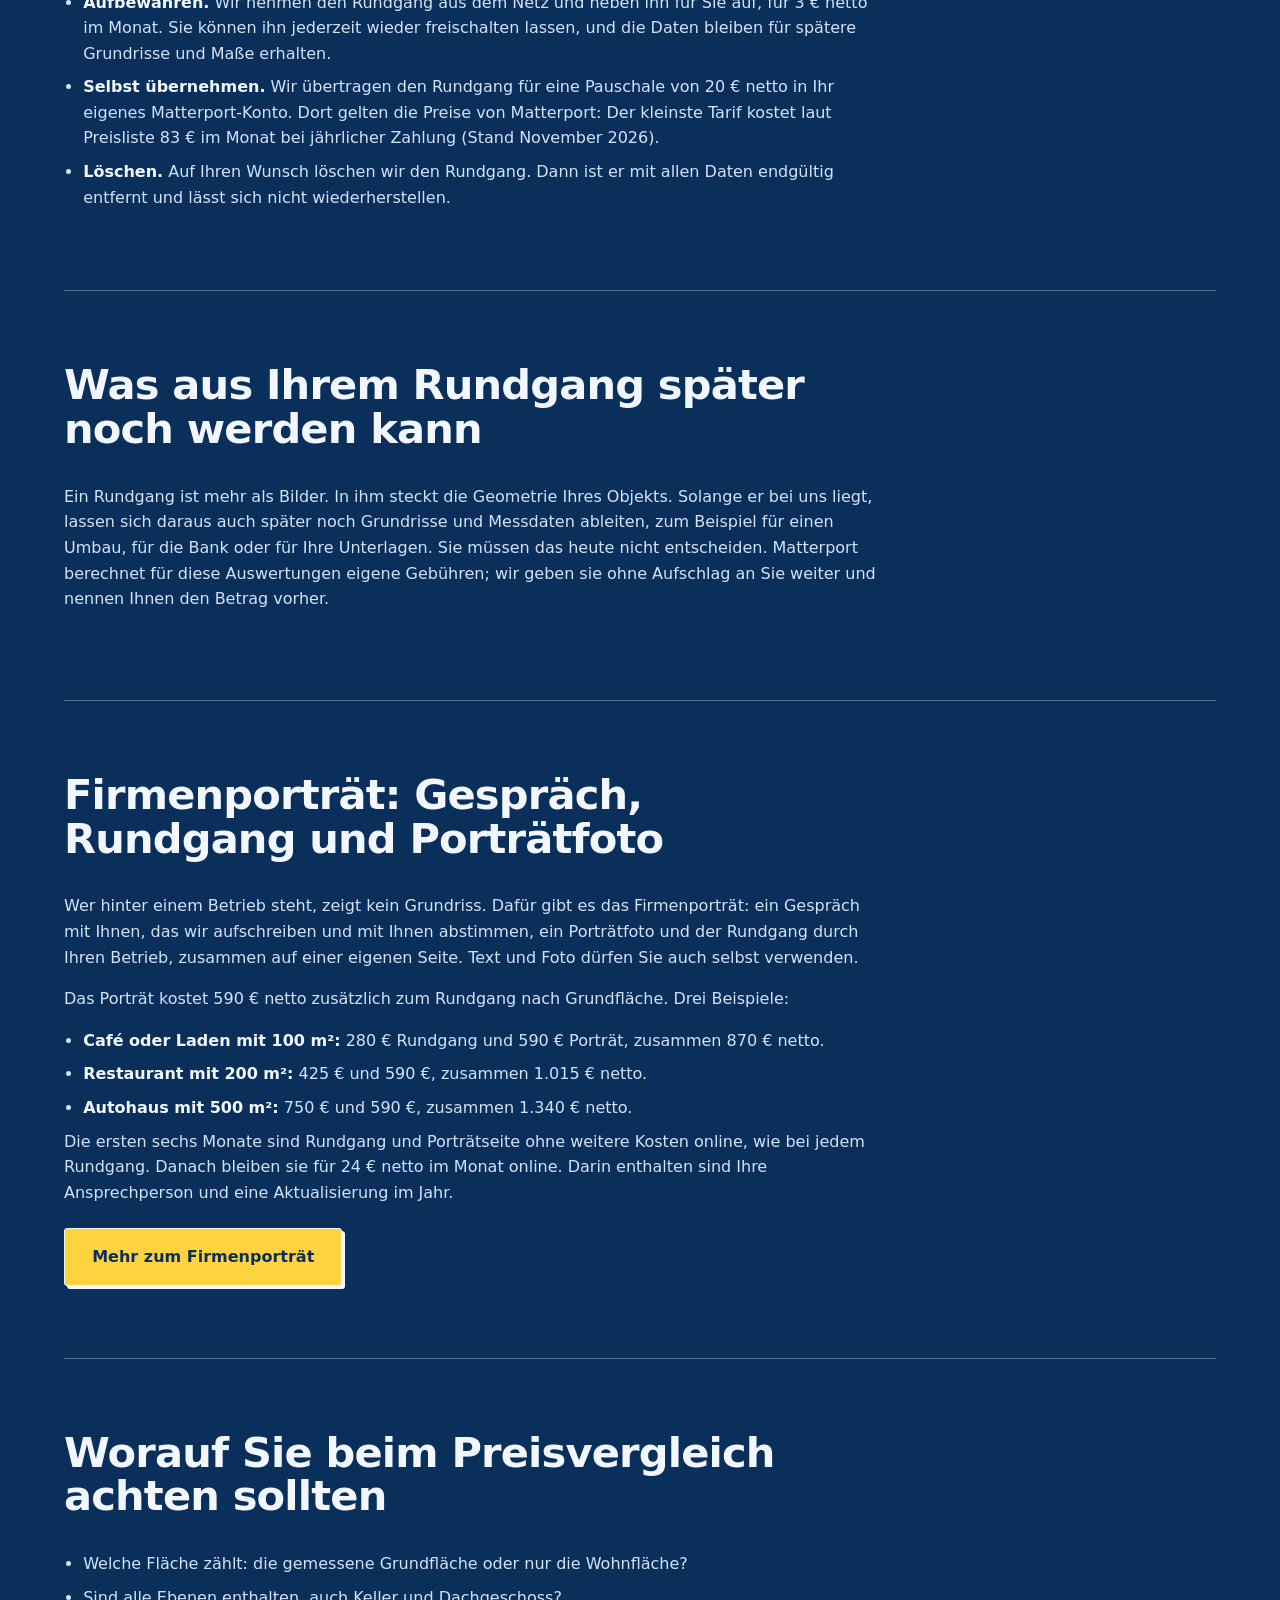
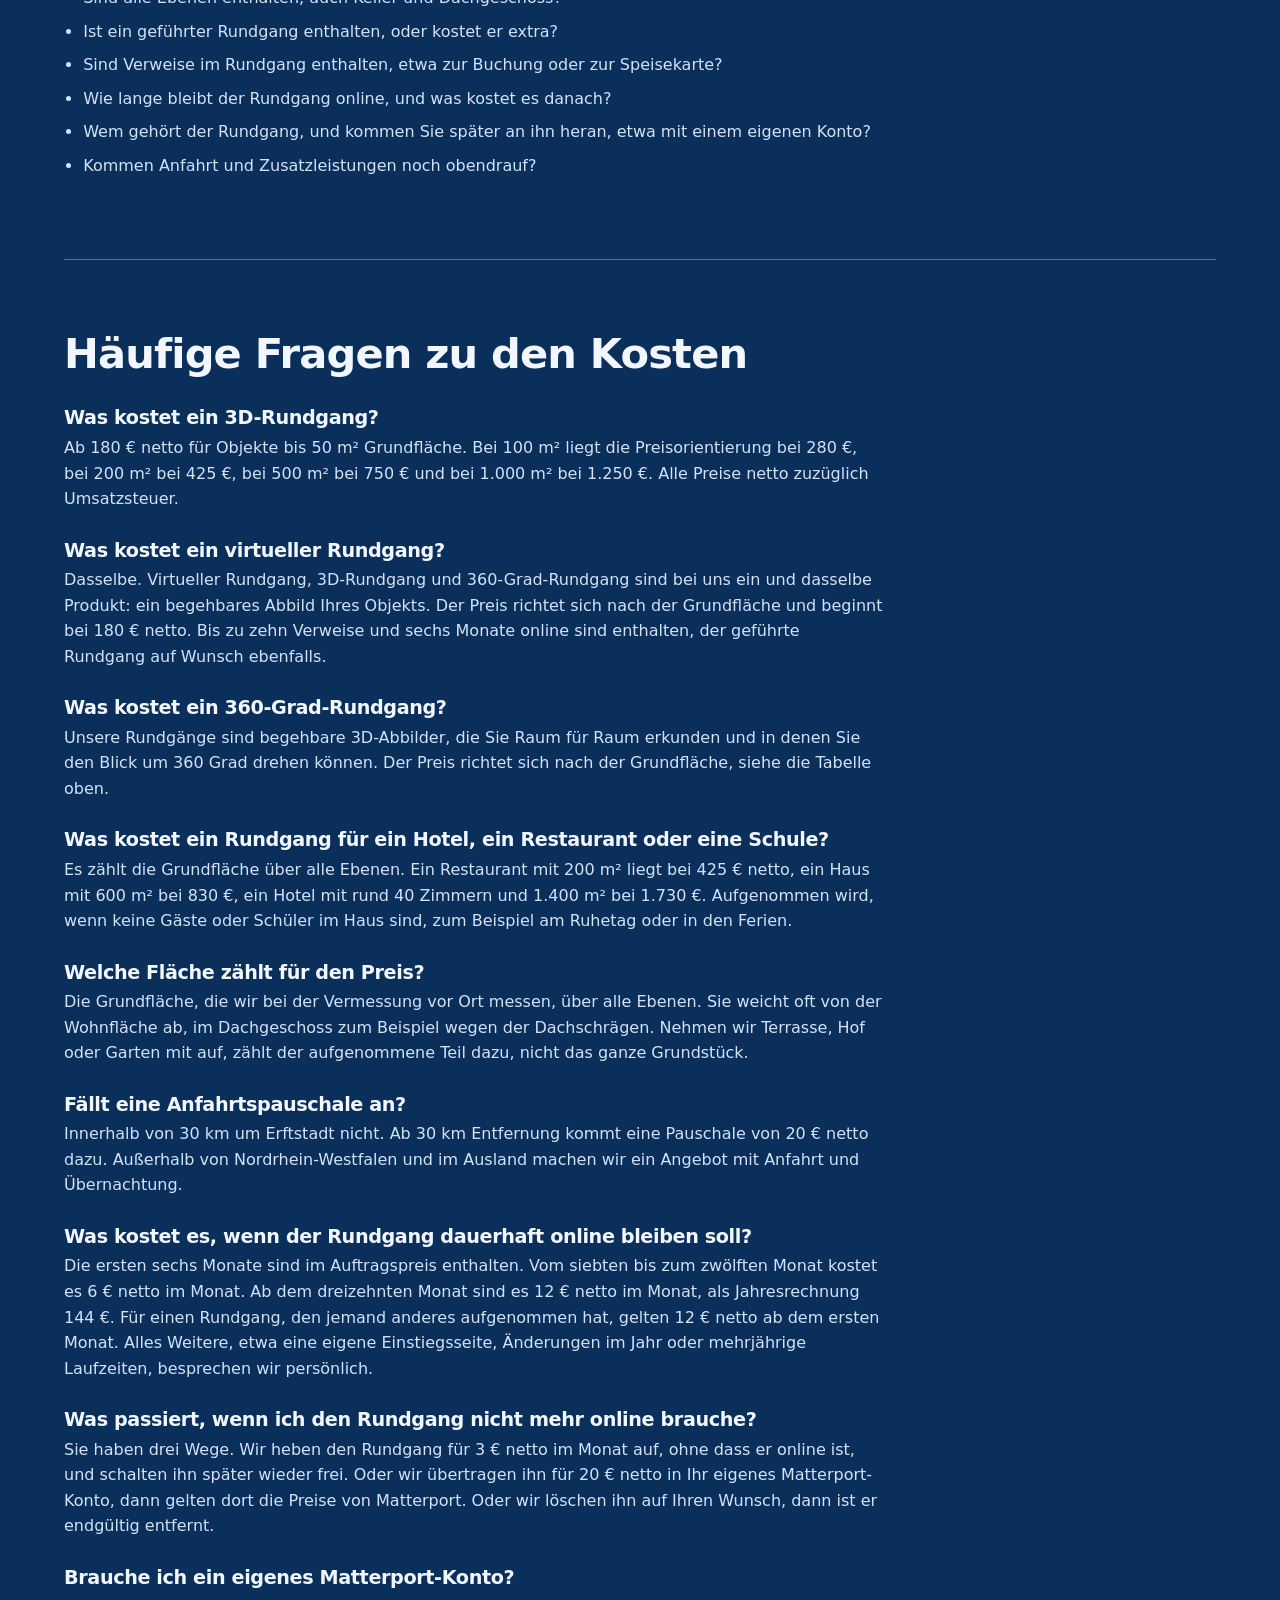
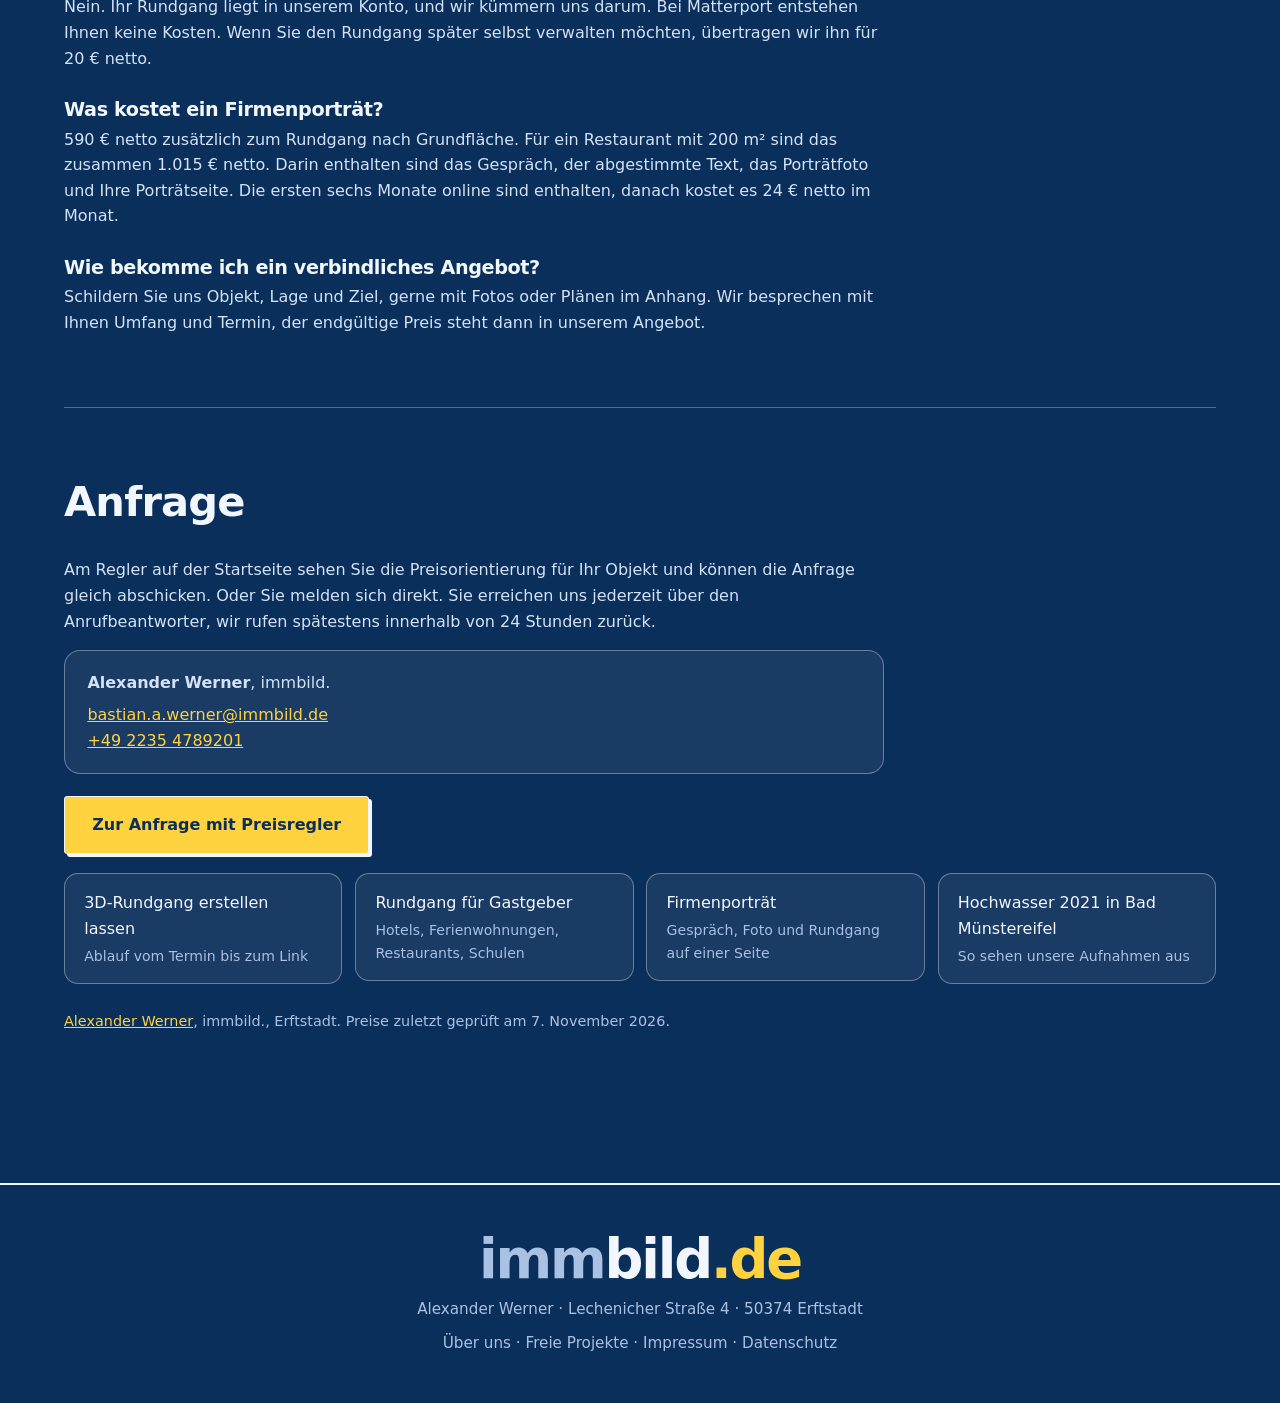
<file: 3d-rundgang-kosten/index.html>
<!DOCTYPE html>
<html lang="de">
<head>
  <meta charset="utf-8">
  <meta name="viewport" content="width=device-width, initial-scale=1, viewport-fit=cover">
  <title>Virtueller 3D-Rundgang: Kosten und Preise ab 180 € | immbild.</title>
  <meta name="description" content="Was kostet ein virtueller 3D-Rundgang? Preise ab 180 € netto nach Grundfläche, geführter Rundgang inklusive, Hosting, Firmenporträt. immbild. aus Erftstadt.">
  <meta name="theme-color" content="#f3f0e6">
  <link rel="canonical" href="https://immbild.de/3d-rundgang-kosten/">
  <meta property="og:url" content="https://immbild.de/3d-rundgang-kosten/">
  <meta property="og:title" content="immbild. – Was kostet ein 3D-Rundgang?">
  <meta property="og:description" content="Preise ab 180 € netto nach Grundfläche, geführter Rundgang und Verweise inklusive, Hosting ab dem siebten Monat, Firmenporträt. immbild. aus Erftstadt.">
  <meta property="og:type" content="website">
  <meta property="og:locale" content="de_DE">
  <meta property="og:site_name" content="immbild.">
  <meta property="og:image" content="https://immbild.de/og-startseite.png">
  <meta property="og:image:width" content="1200">
  <meta property="og:image:height" content="630">
  <meta property="og:image:alt" content="immbild.de: Was kostet ein 3D-Rundgang? Preise und Eckpreise im Überblick">
  <meta name="twitter:card" content="summary_large_image">
  <meta name="twitter:title" content="immbild. – Was kostet ein 3D-Rundgang?">
  <meta name="twitter:description" content="Preise ab 180 € netto nach Grundfläche, geführter Rundgang und Verweise inklusive, Hosting ab dem siebten Monat, Firmenporträt. immbild. aus Erftstadt.">
  <meta name="twitter:image" content="https://immbild.de/og-startseite.png">
  <link rel="icon" href="data:image/svg+xml,%3Csvg xmlns='http://www.w3.org/2000/svg' viewBox='0 0 32 32'%3E%3Crect width='32' height='32' rx='8' fill='%2307080a'/%3E%3Ccircle cx='16' cy='16' r='9' fill='none' stroke='%23f1d252' stroke-width='3'/%3E%3Cpath d='M16 10v6h5' fill='none' stroke='%23f1d252' stroke-width='3' stroke-linecap='round'/%3E%3C/svg%3E">
  <script>
/* Darstellung: tagsüber Papier, nachts Blaupause (nach der Sonne über Erftstadt), außer man hat selbst gewählt (gilt für diesen Besuch) */
(function(){var R=document.documentElement,S=null,mem=null;try{S=window.sessionStorage;S.getItem('look');}catch(e){S=null;}
function get(){var v=null;try{v=S?S.getItem('look'):mem;}catch(e){v=mem;}return(v==='papier'||v==='blaupause')?v:null;}
function set(v){mem=v;try{if(S)S.setItem('look',v);}catch(e){}}
function sun(d){d=d||new Date();var r=Math.PI/180,lat=50.83*r,lng=6.8,
n=Math.floor((Date.UTC(d.getUTCFullYear(),d.getUTCMonth(),d.getUTCDate())-Date.UTC(d.getUTCFullYear(),0,0))/864e5),g=2*Math.PI/365*(n-1),
eq=229.18*(0.000075+0.001868*Math.cos(g)-0.032077*Math.sin(g)-0.014615*Math.cos(2*g)-0.040849*Math.sin(2*g)),
dc=0.006918-0.399912*Math.cos(g)+0.070257*Math.sin(g)-0.006758*Math.cos(2*g)+0.000907*Math.sin(2*g)-0.002697*Math.cos(3*g)+0.00148*Math.sin(3*g),
ha=Math.acos(Math.cos(90.833*r)/(Math.cos(lat)*Math.cos(dc))-Math.tan(lat)*Math.tan(dc))/r,
noon=720-4*lng-eq,m=d.getUTCHours()*60+d.getUTCMinutes()+d.getUTCSeconds()/60;
return(m>=noon-4*ha&&m<noon+4*ha)?'papier':'blaupause';}
var q=new URLSearchParams(location.search).get('look');if(q==='nacht')q='blaupause';
if(q==='auto'){mem=null;try{if(S)S.removeItem('look');}catch(e){}}else if(q==='papier'||q==='blaupause')set(q);
window.immLook={sun:sun,manual:get,set:set};
R.dataset.look=get()||sun();})();
</script>
  <link rel="stylesheet" href="/style.css">
  <link rel="stylesheet" href="/freie-projekte/freie-projekte.css">
  <link rel="stylesheet" href="/seiten.css?v=261107">
  <script type="application/ld+json">
  {
    "@context": "https://schema.org",
    "@type": "Service",
    "name": "3D-Rundgang (Matterport, Leica BLK)",
    "serviceType": "3D-Rundgang",
    "provider": { "@id": "https://immbild.de/#firma" },
    "areaServed": ["Erftstadt", "Köln", "Bonn", "Düsseldorf", "Aachen", "Rhein-Erft-Kreis", "Kreis Euskirchen", "Eifel"],
    "offers": [
      {
        "@type": "Offer",
        "name": "3D-Rundgang nach Grundfläche",
        "priceCurrency": "EUR",
        "description": "Ab 180 € netto für Objekte bis 50 m² Grundfläche, Eckpreis 1.250 € bei 1.000 m²; geführter Rundgang, bis zu zehn Verweise, Kurzfilm und sechs Monate online enthalten",
        "priceSpecification": { "@type": "PriceSpecification", "minPrice": 180, "priceCurrency": "EUR", "valueAddedTaxIncluded": false }
      },
      {
        "@type": "Offer",
        "name": "Rundgang dauerhaft online (Hosting)",
        "priceCurrency": "EUR",
        "description": "Monate 1 bis 6 im Auftragspreis enthalten, Monate 7 bis 12 für 6 € netto im Monat, ab dem 13. Monat 12 € netto im Monat",
        "priceSpecification": { "@type": "UnitPriceSpecification", "price": 12, "priceCurrency": "EUR", "valueAddedTaxIncluded": false, "unitCode": "MON" }
      },
      {
        "@type": "Offer",
        "name": "Firmenporträt (Gespräch, Porträtfoto, Porträtseite)",
        "priceCurrency": "EUR",
        "description": "590 € netto zusätzlich zum Rundgang nach Grundfläche; die ersten sechs Monate online enthalten, danach 24 € netto im Monat",
        "priceSpecification": { "@type": "PriceSpecification", "price": 590, "priceCurrency": "EUR", "valueAddedTaxIncluded": false }
      }
    ]
  }
  </script>
</head>
<body>
<a class="skip" href="#main">Zum Inhalt springen</a>
<header class="site-header scrolled fp-header">
  <a class="logo" href="/" aria-label="immbild.de Startseite">imm<b>bild</b><i>.de</i></a>
  <div class="look" role="group" aria-label="Darstellung" title="Tagsüber Papier, nachts Blaupause – automatisch, bis Sie selbst wählen">
    <button type="button" data-look="papier" aria-pressed="true">Papier</button>
    <button type="button" data-look="blaupause" aria-pressed="false">Blaupause</button>
  </div>
  <a class="fp-back" href="/" aria-label="Zur Startseite">← <span>Zur Startseite</span></a>
</header>
<main id="main" class="fp-main">
  <div class="fp-intro">
    <p class="fp-badge">Preise · netto zuzüglich Umsatzsteuer</p>
    <h1>Was kostet ein <span class="grad">3D-Rundgang?</span></h1>
    <p class="fp-lead">Ein 3D-Rundgang kostet bei immbild. ab 180&nbsp;€ netto für Objekte bis 50&nbsp;m² Grundfläche. Bei 100&nbsp;m² liegt die Preisorientierung bei 280&nbsp;€, bei 200&nbsp;m² bei 425&nbsp;€ und bei 500&nbsp;m² bei 750&nbsp;€. Je größer das Objekt, desto niedriger wird der Preis je Quadratmeter.</p>
    <p class="fp-lead">Ob Sie ihn 3D-Rundgang, 360-Grad-Rundgang oder virtuellen Rundgang nennen: Gemeint ist ein begehbares Abbild Ihres Objekts, das Besucher im Browser mit einem einzigen Link öffnen.</p>
    <p class="fp-lead">Auf dieser Seite stehen alle Preise: für die Aufnahme, für die Zeit danach und für das Firmenporträt.</p>
  </div>

  <section class="fp-section" aria-labelledby="h-eckpreise">
    <h2 id="h-eckpreise">Eckpreise nach Grundfläche</h2>
    <table class="s-table">
      <caption>Preisorientierung, netto zuzüglich Umsatzsteuer</caption>
      <thead><tr><th scope="col">Grundfläche</th><th scope="col">Preis</th></tr></thead>
      <tbody>
        <tr><td>bis 50&nbsp;m²</td><td>180&nbsp;€</td></tr>
        <tr><td>100&nbsp;m²</td><td>280&nbsp;€</td></tr>
        <tr><td>150&nbsp;m²</td><td>380&nbsp;€</td></tr>
        <tr><td>200&nbsp;m²</td><td>425&nbsp;€</td></tr>
        <tr><td>300&nbsp;m²</td><td>550&nbsp;€</td></tr>
        <tr><td>500&nbsp;m²</td><td>750&nbsp;€</td></tr>
        <tr><td>750&nbsp;m²</td><td>950&nbsp;€</td></tr>
        <tr><td>1.000&nbsp;m²</td><td>1.250&nbsp;€</td></tr>
      </tbody>
    </table>
    <p class="s-note">Zwischen den Eckpreisen steigt der Preis gleichmäßig, ohne Sprünge. Über 1.000&nbsp;m² kommen 1,20&nbsp;€ je weiterem Quadratmeter dazu.</p>
    <div class="s-cta">
      <a class="btn" href="/#anfrage">Preis für Ihr Objekt am Regler ansehen</a>
    </div>
  </section>

  <section class="fp-section" aria-labelledby="h-beispiele">
    <h2 id="h-beispiele">Fünf Beispiele</h2>
    <ul class="s-list">
      <li><b>Wohnung mit 75&nbsp;m²:</b> Preisorientierung 230&nbsp;€ netto.</li>
      <li><b>Einfamilienhaus mit Erdgeschoss, Obergeschoss und Keller, je 80&nbsp;m²:</b> Zusammen sind das 240&nbsp;m² Grundfläche, die Preisorientierung liegt bei 475&nbsp;€ netto.</li>
      <li><b>Restaurant mit Gastraum, Küche und Nebenräumen, zusammen 200&nbsp;m²:</b> Preisorientierung 425&nbsp;€ netto.</li>
      <li><b>Gewerbeobjekt, Hotel oder Schule mit 600&nbsp;m²:</b> Preisorientierung 830&nbsp;€ netto.</li>
      <li><b>Hotel mit rund 40 Zimmern und 1.400&nbsp;m² über alle Ebenen:</b> 1.250&nbsp;€ für die ersten 1.000&nbsp;m² und 1,20&nbsp;€ für jeden weiteren Quadratmeter, zusammen 1.730&nbsp;€ netto.</li>
    </ul>
    <p class="s-note">Den endgültigen Preis nennen wir Ihnen im Angebot, nachdem wir Objekt, Lage und Wünsche besprochen haben.</p>
  </section>

  <section class="fp-section" aria-labelledby="h-preis">
    <h2 id="h-preis">Was den Preis bestimmt</h2>
    <ul class="s-list">
      <li><b>Die gemessene Grundfläche.</b> Grundlage ist die Fläche, die wir vor Ort vermessen, nicht die Angabe in der Anfrage. Diese Fläche können wir Ihnen transparent belegen.</li>
      <li><b>Grundfläche, nicht Wohnfläche.</b> Beide können deutlich voneinander abweichen, im Dachgeschoss zum Beispiel wegen der Dachschrägen. Auch alte Pläne stimmen nach Umbauten oft nicht mehr mit dem Bestand überein.</li>
      <li><b>Alle Ebenen zählen.</b> Jede Ebene wird mit ihrer vollen Fläche aufgenommen: Erdgeschoss, Obergeschosse, Keller und Dachgeschoss. Nur so bekommen Sie ein vollständiges Modell.</li>
      <li><b>Die Größe des Objekts.</b> Anfahrt, Aufbau und Nachbereitung fallen bei einer kleinen Wohnung fast genauso an wie bei einer großen. Deshalb wird der Preis je Quadratmeter mit der Größe niedriger.</li>
    </ul>
  </section>

  <section class="fp-section" aria-labelledby="h-leistung">
    <h2 id="h-leistung">Was Sie dafür bekommen</h2>
    <p>Der Preis gilt für den fertigen Rundgang: die Aufnahme aller Räume vor Ort mit Matterport oder Leica BLK (Laserscanner für besonders genaue Maße), die Aufbereitung zu Ihrem digitalen Zwilling (dem begehbaren 3D-Abbild) und Ihr Link zum Rundgang.</p>
    <p>Im Preis enthalten ist außerdem:</p>
    <ul class="s-list">
      <li><b>Der geführte Rundgang, wenn Sie ihn wünschen.</b> Wir legen einen Weg durch Ihr Objekt fest. Ihr Besucher drückt auf Start und wird von Raum zu Raum geführt, vom Eingang bis unters Dach. Er kann jederzeit anhalten und sich selbst umsehen.</li>
      <li><b>Verweise im Rundgang.</b> An passenden Stellen setzen wir Punkte, die weiterführen: zur Speisekarte, zur Buchung, zum Shop oder zu einer Beschreibung. Bis zu zehn Verweise gehören dazu.</li>
      <li><b>Der Außenbereich.</b> Terrasse, Hof und Garten nehmen wir nach Absprache mit auf, in der Regel vom Eingang oder Ausgang aus. So endet der Rundgang nicht an der Haustür, und Ihr Besucher bekommt einen Eindruck vom Gelände. Welchen Teil wir aufnehmen, legen wir vorher mit Ihnen fest. Nur dieser Teil zählt zur Grundfläche.</li>
      <li><b>Der Blick von oben.</b> Wo es möglich und gewünscht ist, erfassen wir Dächer zusätzlich von außen mit dem Hochstativ. Gerade dort sitzen oft die Heizungsanlage und andere Technik, und die sind für Interessenten häufig wichtig.</li>
      <li><b>Ein kurzer Film.</b> Aus dem Rundgang erzeugen wir einen Kurzfilm von rund zehn Sekunden, den Sie auf Ihrer Website oder in sozialen Medien verwenden dürfen.</li>
      <li><b>Sechs Monate online.</b> Ihr Rundgang ist in den ersten sechs Monaten ohne weitere Kosten erreichbar.</li>
    </ul>
    <p>Geführter Rundgang, Verweise, Kurzfilm und der Blick von oben kosten bei uns keinen Aufpreis. Was danach kommt, steht im Abschnitt <a href="#h-hosting">„Wenn der Rundgang online bleiben soll“</a>.</p>
  </section>

  <section class="fp-section" aria-labelledby="h-anfahrt">
    <h2 id="h-anfahrt">Anfahrt und Einsatzgebiet</h2>
    <p>Wir kommen aus Erftstadt zu Ihnen, nach Köln, Bonn, Düsseldorf, Aachen und in die Eifel. Innerhalb von 30 km um Erftstadt fällt keine Anfahrtspauschale an. Ab 30 km Entfernung kommt eine Pauschale von 20&nbsp;€ netto dazu. Außerhalb von Nordrhein-Westfalen und im Ausland machen wir ein Angebot mit Anfahrt und Übernachtung.</p>
  </section>

  <section class="fp-section" aria-labelledby="h-hosting">
    <h2 id="h-hosting">Wenn der Rundgang online bleiben soll</h2>
    <p>Viele Rundgänge sollen länger sichtbar sein als ein paar Monate: bei Hotels, Ferienwohnungen, Restaurants, Schulen und Veranstaltungsorten, oder als Erinnerung, die man nicht löschen, sondern aufbewahren möchte. Wir halten Ihren Rundgang für Sie im Netz und bleiben Ihre feste Ansprechperson für Änderungen und Fragen. Ein eigenes Matterport-Konto brauchen Sie dafür nicht.</p>
    <table class="s-table">
      <caption>Preis je Rundgang, netto zuzüglich Umsatzsteuer</caption>
      <thead><tr><th scope="col">Zeitraum</th><th scope="col">Preis</th></tr></thead>
      <tbody>
        <tr><td>Monate 1 bis 6</td><td>im Auftragspreis enthalten</td></tr>
        <tr><td>Monate 7 bis 12</td><td>6&nbsp;€ im Monat</td></tr>
        <tr><td>ab dem 13. Monat</td><td>12&nbsp;€ im Monat, als Jahresrechnung 144&nbsp;€</td></tr>
        <tr><td>Rundgang, den jemand anderes aufgenommen hat</td><td>12&nbsp;€ im Monat ab dem ersten Monat, als Jahresrechnung 144&nbsp;€</td></tr>
        <tr><td>Aufbewahren, ohne dass der Rundgang online ist</td><td>3&nbsp;€ im Monat, als Jahresrechnung 36&nbsp;€</td></tr>
      </tbody>
    </table>
    <p>Die Monate 7 bis 12 sind günstiger, weil Ihr Auftrag vorausgegangen ist. Danach gilt für alle Rundgänge derselbe Preis.</p>
    <p><b>Wenn Sie den Rundgang nicht mehr online brauchen,</b> besprechen wir mit Ihnen, wie es weitergeht. Sie haben drei Wege:</p>
    <ul class="s-list">
      <li><b>Aufbewahren.</b> Wir nehmen den Rundgang aus dem Netz und heben ihn für Sie auf, für 3&nbsp;€ netto im Monat. Sie können ihn jederzeit wieder freischalten lassen, und die Daten bleiben für spätere Grundrisse und Maße erhalten.</li>
      <li><b>Selbst übernehmen.</b> Wir übertragen den Rundgang für eine Pauschale von 20&nbsp;€ netto in Ihr eigenes Matterport-Konto. Dort gelten die Preise von Matterport: Der kleinste Tarif kostet laut Preisliste 83&nbsp;€ im Monat bei jährlicher Zahlung (Stand November 2026).</li>
      <li><b>Löschen.</b> Auf Ihren Wunsch löschen wir den Rundgang. Dann ist er mit allen Daten endgültig entfernt und lässt sich nicht wiederherstellen.</li>
    </ul>
  </section>

  <section class="fp-section" aria-labelledby="h-daten">
    <h2 id="h-daten">Was aus Ihrem Rundgang später noch werden kann</h2>
    <p>Ein Rundgang ist mehr als Bilder. In ihm steckt die Geometrie Ihres Objekts. Solange er bei uns liegt, lassen sich daraus auch später noch Grundrisse und Messdaten ableiten, zum Beispiel für einen Umbau, für die Bank oder für Ihre Unterlagen. Sie müssen das heute nicht entscheiden. Matterport berechnet für diese Auswertungen eigene Gebühren; wir geben sie ohne Aufschlag an Sie weiter und nennen Ihnen den Betrag vorher.</p>
  </section>

  <section class="fp-section" aria-labelledby="h-portraet">
    <h2 id="h-portraet">Firmenporträt: Gespräch, Rundgang und Porträtfoto</h2>
    <p>Wer hinter einem Betrieb steht, zeigt kein Grundriss. Dafür gibt es das Firmenporträt: ein Gespräch mit Ihnen, das wir aufschreiben und mit Ihnen abstimmen, ein Porträtfoto und der Rundgang durch Ihren Betrieb, zusammen auf einer eigenen Seite. Text und Foto dürfen Sie auch selbst verwenden.</p>
    <p>Das Porträt kostet 590&nbsp;€ netto zusätzlich zum Rundgang nach Grundfläche. Drei Beispiele:</p>
    <ul class="s-list">
      <li><b>Café oder Laden mit 100&nbsp;m²:</b> 280&nbsp;€ Rundgang und 590&nbsp;€ Porträt, zusammen 870&nbsp;€ netto.</li>
      <li><b>Restaurant mit 200&nbsp;m²:</b> 425&nbsp;€ und 590&nbsp;€, zusammen 1.015&nbsp;€ netto.</li>
      <li><b>Autohaus mit 500&nbsp;m²:</b> 750&nbsp;€ und 590&nbsp;€, zusammen 1.340&nbsp;€ netto.</li>
    </ul>
    <p>Die ersten sechs Monate sind Rundgang und Porträtseite ohne weitere Kosten online, wie bei jedem Rundgang. Danach bleiben sie für 24&nbsp;€ netto im Monat online. Darin enthalten sind Ihre Ansprechperson und eine Aktualisierung im Jahr.</p>
    <div class="s-cta">
      <a class="btn" href="/firmenportraet/">Mehr zum Firmenporträt</a>
    </div>
  </section>

  <section class="fp-section" aria-labelledby="h-vergleich">
    <h2 id="h-vergleich">Worauf Sie beim Preisvergleich achten sollten</h2>
    <ul class="s-list">
      <li>Welche Fläche zählt: die gemessene Grundfläche oder nur die Wohnfläche?</li>
      <li>Sind alle Ebenen enthalten, auch Keller und Dachgeschoss?</li>
      <li>Ist ein geführter Rundgang enthalten, oder kostet er extra?</li>
      <li>Sind Verweise im Rundgang enthalten, etwa zur Buchung oder zur Speisekarte?</li>
      <li>Wie lange bleibt der Rundgang online, und was kostet es danach?</li>
      <li>Wem gehört der Rundgang, und kommen Sie später an ihn heran, etwa mit einem eigenen Konto?</li>
      <li>Kommen Anfahrt und Zusatzleistungen noch obendrauf?</li>
    </ul>
  </section>

  <section class="fp-section s-faq" aria-labelledby="h-fragen">
    <h2 id="h-fragen">Häufige Fragen zu den Kosten</h2>
    <h3>Was kostet ein 3D-Rundgang?</h3>
    <p>Ab 180&nbsp;€ netto für Objekte bis 50&nbsp;m² Grundfläche. Bei 100&nbsp;m² liegt die Preisorientierung bei 280&nbsp;€, bei 200&nbsp;m² bei 425&nbsp;€, bei 500&nbsp;m² bei 750&nbsp;€ und bei 1.000&nbsp;m² bei 1.250&nbsp;€. Alle Preise netto zuzüglich Umsatzsteuer.</p>
    <h3>Was kostet ein virtueller Rundgang?</h3>
    <p>Dasselbe. Virtueller Rundgang, 3D-Rundgang und 360-Grad-Rundgang sind bei uns ein und dasselbe Produkt: ein begehbares Abbild Ihres Objekts. Der Preis richtet sich nach der Grundfläche und beginnt bei 180&nbsp;€ netto. Bis zu zehn Verweise und sechs Monate online sind enthalten, der geführte Rundgang auf Wunsch ebenfalls.</p>
    <h3>Was kostet ein 360-Grad-Rundgang?</h3>
    <p>Unsere Rundgänge sind begehbare 3D-Abbilder, die Sie Raum für Raum erkunden und in denen Sie den Blick um 360 Grad drehen können. Der Preis richtet sich nach der Grundfläche, siehe die Tabelle oben.</p>
    <h3>Was kostet ein Rundgang für ein Hotel, ein Restaurant oder eine Schule?</h3>
    <p>Es zählt die Grundfläche über alle Ebenen. Ein Restaurant mit 200&nbsp;m² liegt bei 425&nbsp;€ netto, ein Haus mit 600&nbsp;m² bei 830&nbsp;€, ein Hotel mit rund 40 Zimmern und 1.400&nbsp;m² bei 1.730&nbsp;€. Aufgenommen wird, wenn keine Gäste oder Schüler im Haus sind, zum Beispiel am Ruhetag oder in den Ferien.</p>
    <h3>Welche Fläche zählt für den Preis?</h3>
    <p>Die Grundfläche, die wir bei der Vermessung vor Ort messen, über alle Ebenen. Sie weicht oft von der Wohnfläche ab, im Dachgeschoss zum Beispiel wegen der Dachschrägen. Nehmen wir Terrasse, Hof oder Garten mit auf, zählt der aufgenommene Teil dazu, nicht das ganze Grundstück.</p>
    <h3>Fällt eine Anfahrtspauschale an?</h3>
    <p>Innerhalb von 30 km um Erftstadt nicht. Ab 30 km Entfernung kommt eine Pauschale von 20&nbsp;€ netto dazu. Außerhalb von Nordrhein-Westfalen und im Ausland machen wir ein Angebot mit Anfahrt und Übernachtung.</p>
    <h3>Was kostet es, wenn der Rundgang dauerhaft online bleiben soll?</h3>
    <p>Die ersten sechs Monate sind im Auftragspreis enthalten. Vom siebten bis zum zwölften Monat kostet es 6&nbsp;€ netto im Monat. Ab dem dreizehnten Monat sind es 12&nbsp;€ netto im Monat, als Jahresrechnung 144&nbsp;€. Für einen Rundgang, den jemand anderes aufgenommen hat, gelten 12&nbsp;€ netto ab dem ersten Monat. Alles Weitere, etwa eine eigene Einstiegsseite, Änderungen im Jahr oder mehrjährige Laufzeiten, besprechen wir persönlich.</p>
    <h3>Was passiert, wenn ich den Rundgang nicht mehr online brauche?</h3>
    <p>Sie haben drei Wege. Wir heben den Rundgang für 3&nbsp;€ netto im Monat auf, ohne dass er online ist, und schalten ihn später wieder frei. Oder wir übertragen ihn für 20&nbsp;€ netto in Ihr eigenes Matterport-Konto, dann gelten dort die Preise von Matterport. Oder wir löschen ihn auf Ihren Wunsch, dann ist er endgültig entfernt.</p>
    <h3>Brauche ich ein eigenes Matterport-Konto?</h3>
    <p>Nein. Ihr Rundgang liegt in unserem Konto, und wir kümmern uns darum. Bei Matterport entstehen Ihnen keine Kosten. Wenn Sie den Rundgang später selbst verwalten möchten, übertragen wir ihn für 20&nbsp;€ netto.</p>
    <h3>Was kostet ein Firmenporträt?</h3>
    <p>590&nbsp;€ netto zusätzlich zum Rundgang nach Grundfläche. Für ein Restaurant mit 200&nbsp;m² sind das zusammen 1.015&nbsp;€ netto. Darin enthalten sind das Gespräch, der abgestimmte Text, das Porträtfoto und Ihre Porträtseite. Die ersten sechs Monate online sind enthalten, danach kostet es 24&nbsp;€ netto im Monat.</p>
    <h3>Wie bekomme ich ein verbindliches Angebot?</h3>
    <p>Schildern Sie uns Objekt, Lage und Ziel, gerne mit Fotos oder Plänen im Anhang. Wir besprechen mit Ihnen Umfang und Termin, der endgültige Preis steht dann in unserem Angebot.</p>
  </section>

  <section class="fp-section" aria-labelledby="h-anfrage">
    <h2 id="h-anfrage">Anfrage</h2>
    <p>Am Regler auf der Startseite sehen Sie die Preisorientierung für Ihr Objekt und können die Anfrage gleich abschicken. Oder Sie melden sich direkt. Sie erreichen uns jederzeit über den Anrufbeantworter, wir rufen spätestens innerhalb von 24 Stunden zurück.</p>
    <div class="fp-contact">
      <p><b>Alexander Werner</b>, immbild.</p>
      <p><a href="mailto:bastian.a.werner@immbild.de">bastian.a.werner@immbild.de</a><br><a href="tel:+4922354789201">+49 2235 4789201</a></p>
    </div>
    <div class="s-cta">
      <a class="btn" href="/#anfrage">Zur Anfrage mit Preisregler</a>
    </div>
    <ul class="s-weiter">
      <li><a href="/3d-rundgang-erstellen-lassen/">3D-Rundgang erstellen lassen<small>Ablauf vom Termin bis zum Link</small></a></li>
      <li><a href="/rundgang-fuer-gastgeber/">Rundgang für Gastgeber<small>Hotels, Ferienwohnungen, Restaurants, Schulen</small></a></li>
      <li><a href="/firmenportraet/">Firmenporträt<small>Gespräch, Foto und Rundgang auf einer Seite</small></a></li>
      <li><a href="/freie-projekte/hochwasser-2021/">Hochwasser 2021 in Bad Münstereifel<small>So sehen unsere Aufnahmen aus</small></a></li>
    </ul>
    <p class="s-autor"><a href="/ueber-uns/">Alexander Werner</a>, immbild., Erftstadt. Preise zuletzt geprüft am 7. November 2026.</p>
  </section>
</main>
<footer class="site-footer">
  <a class="logo" href="/">imm<b>bild</b><i>.de</i></a>
  <p>Alexander Werner · Lechenicher Straße 4 · 50374 Erftstadt</p>
  <p><a href="/ueber-uns/">Über uns</a> · <a href="/freie-projekte/">Freie Projekte</a> · <a href="/impressum.html">Impressum</a> · <a href="/datenschutz.html">Datenschutz</a></p>
</footer>
<script src="/freie-projekte/freie-projekte.js"></script>
<script src="/tracker.js" defer></script>
</body>
</html>
</file>
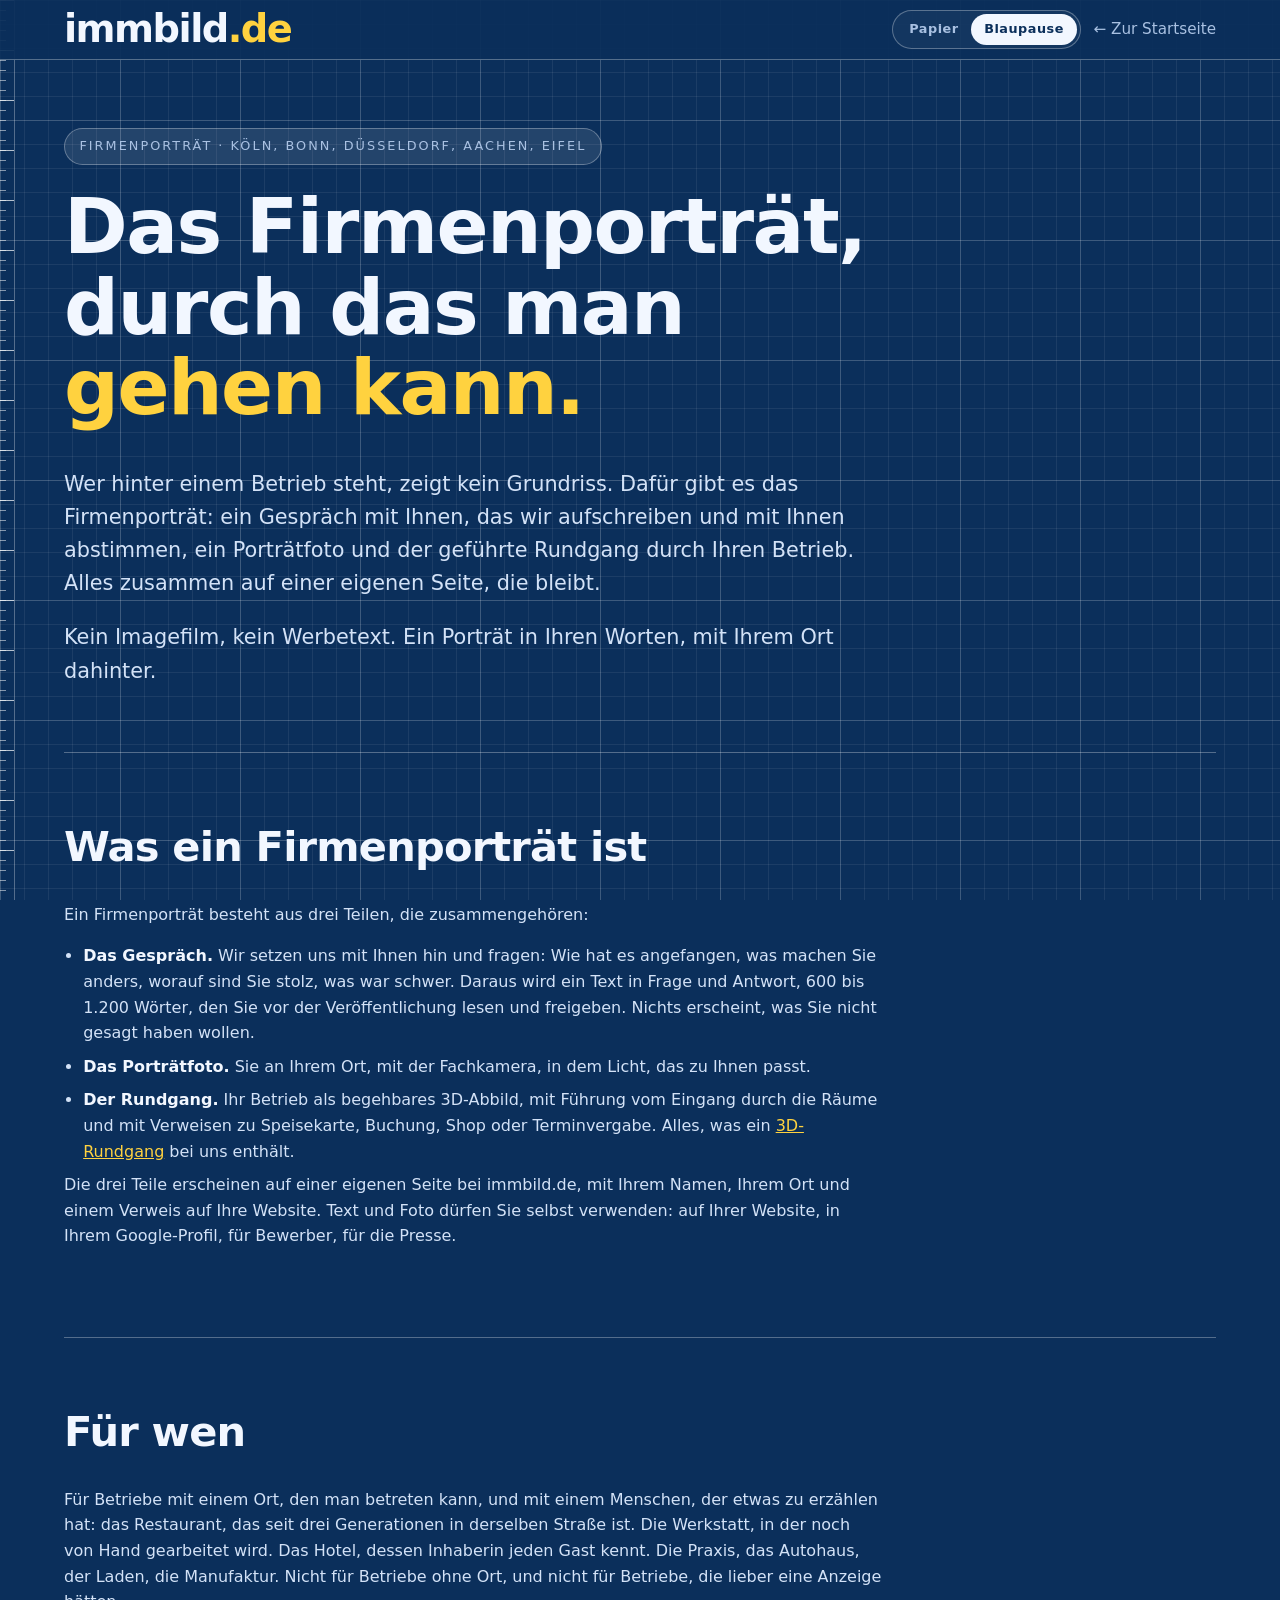
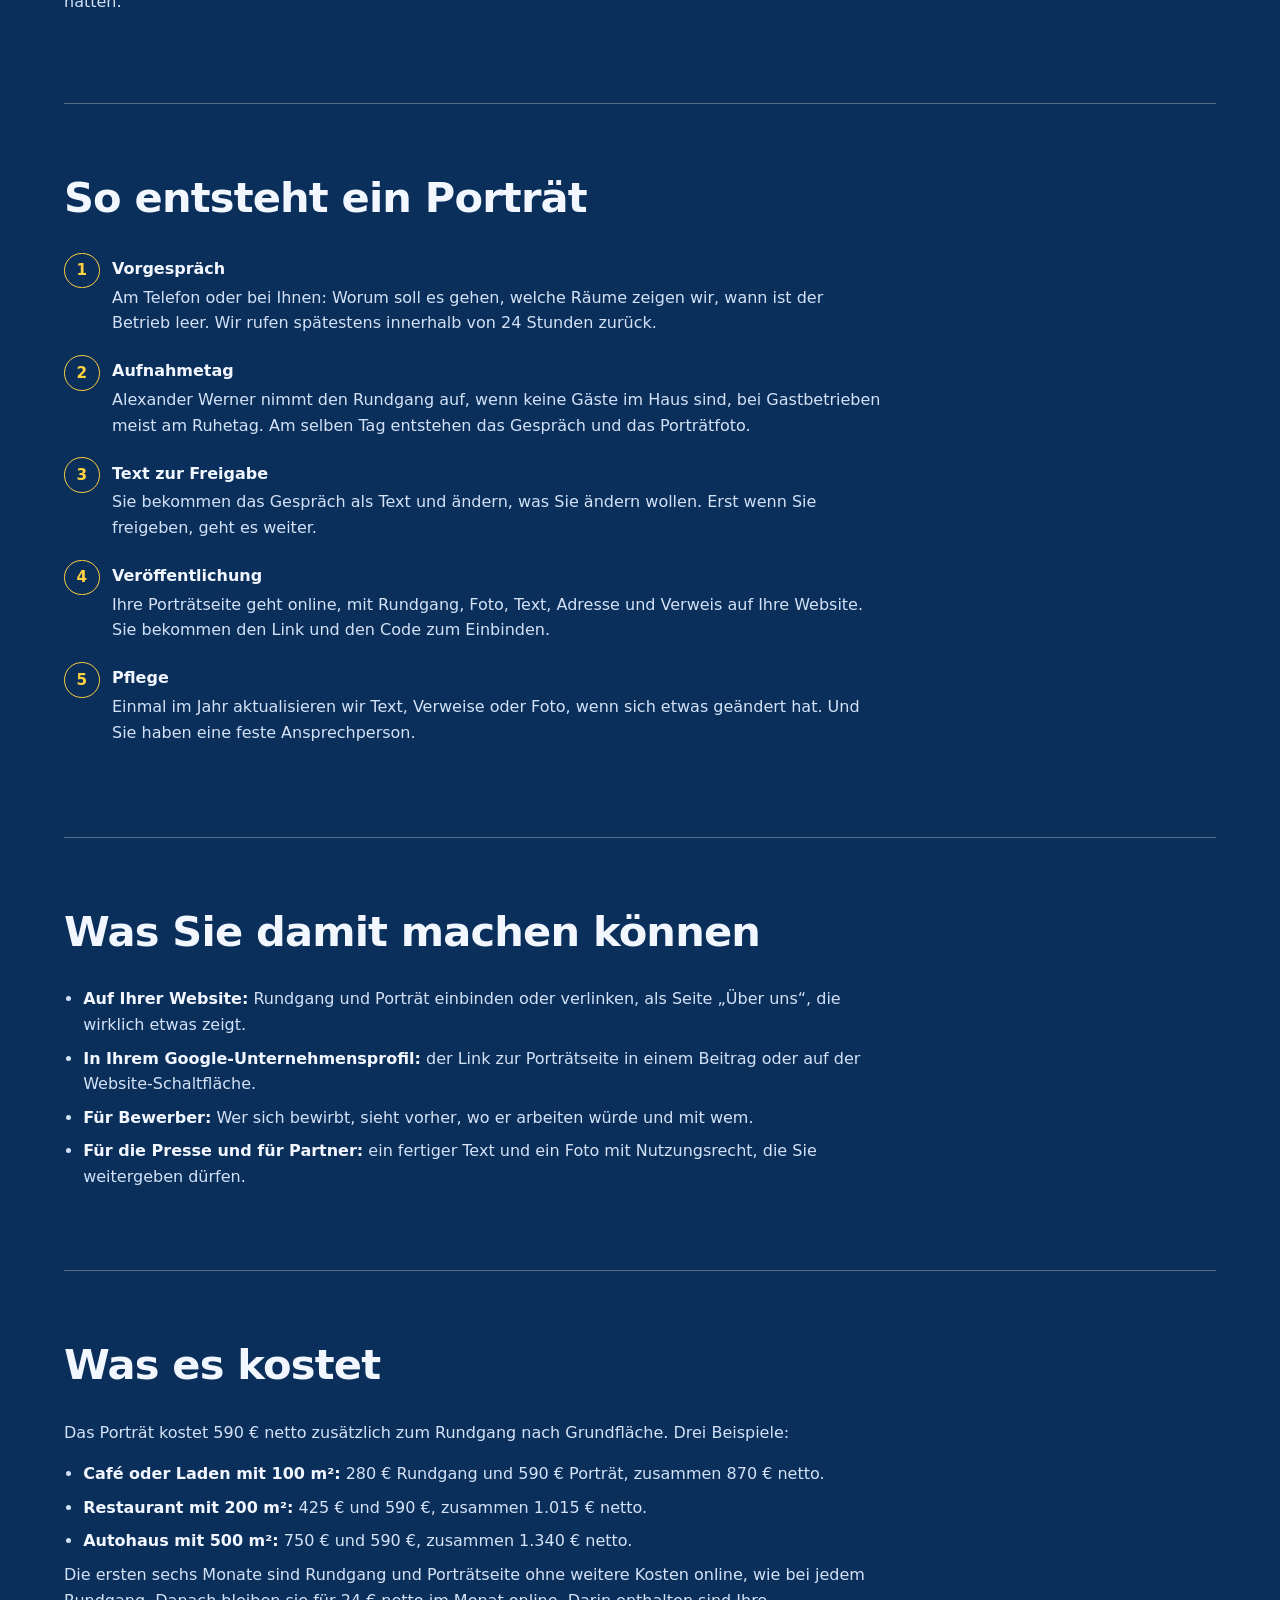
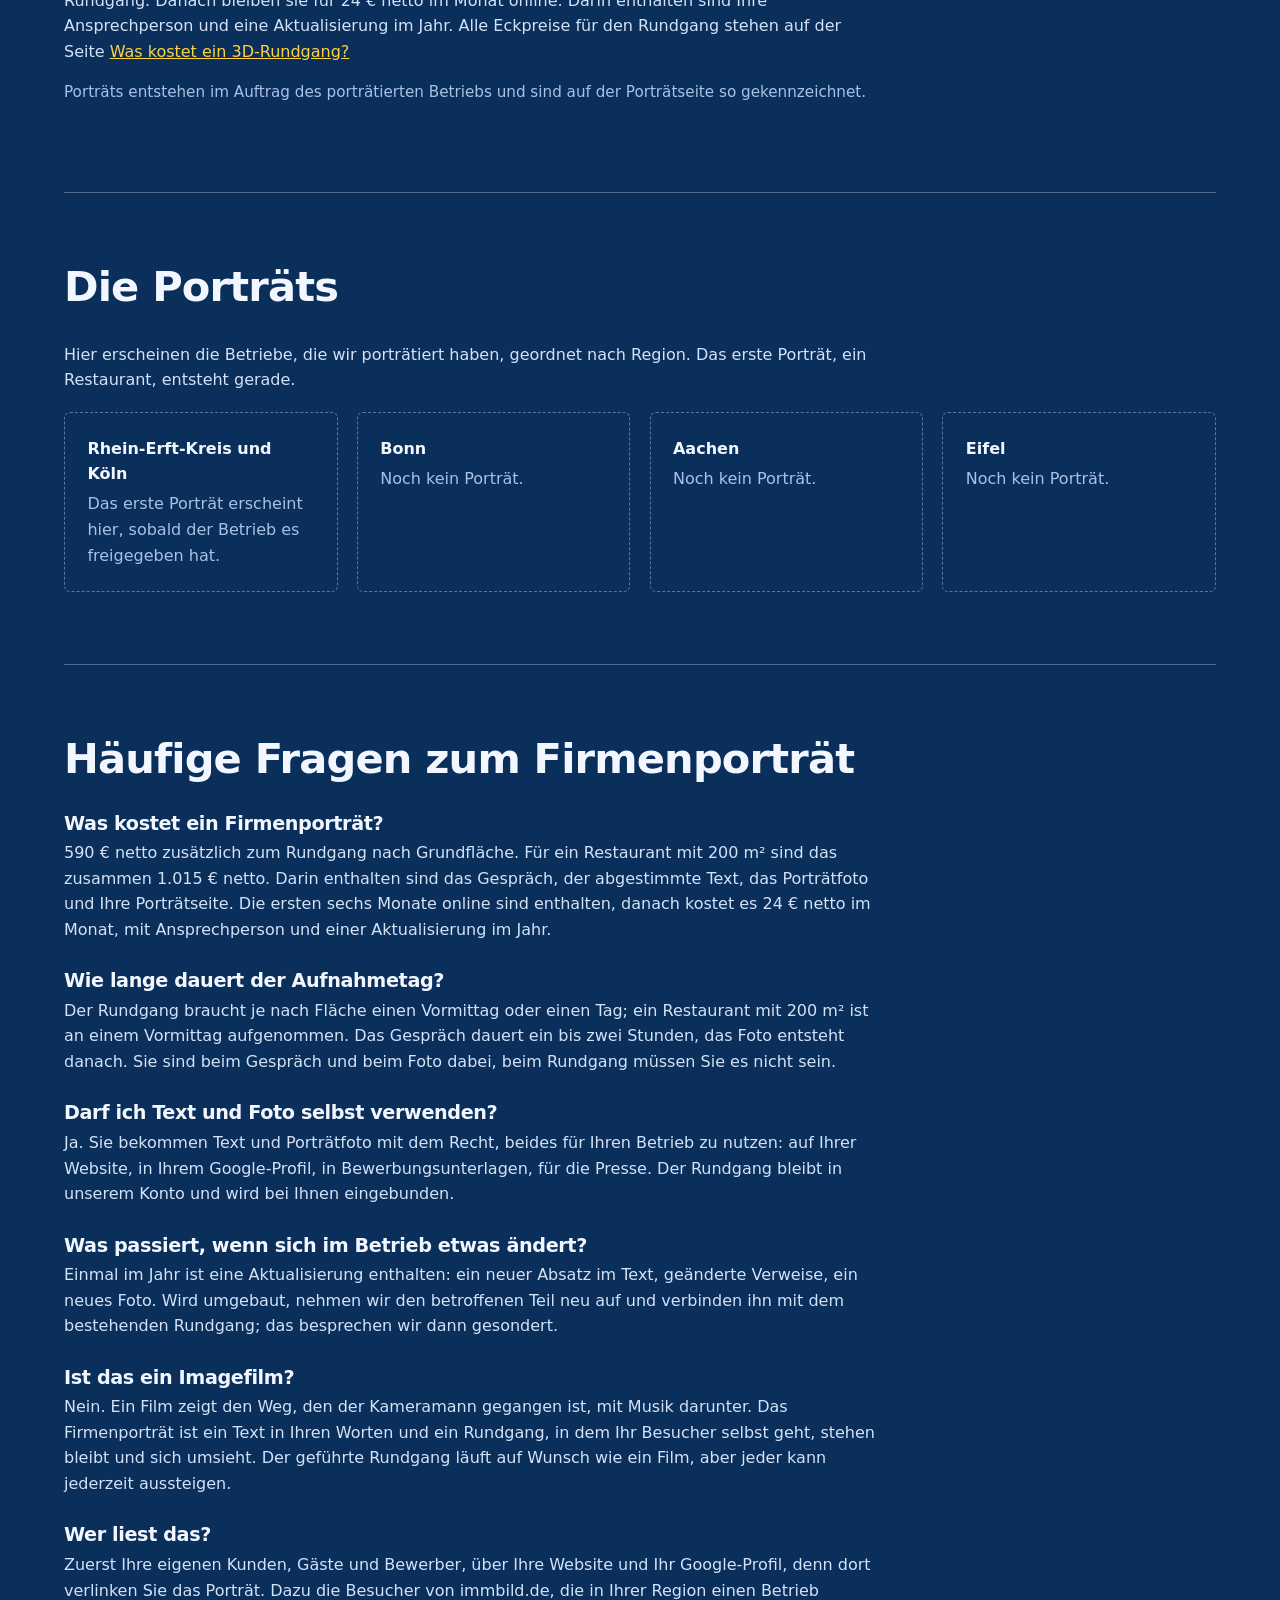
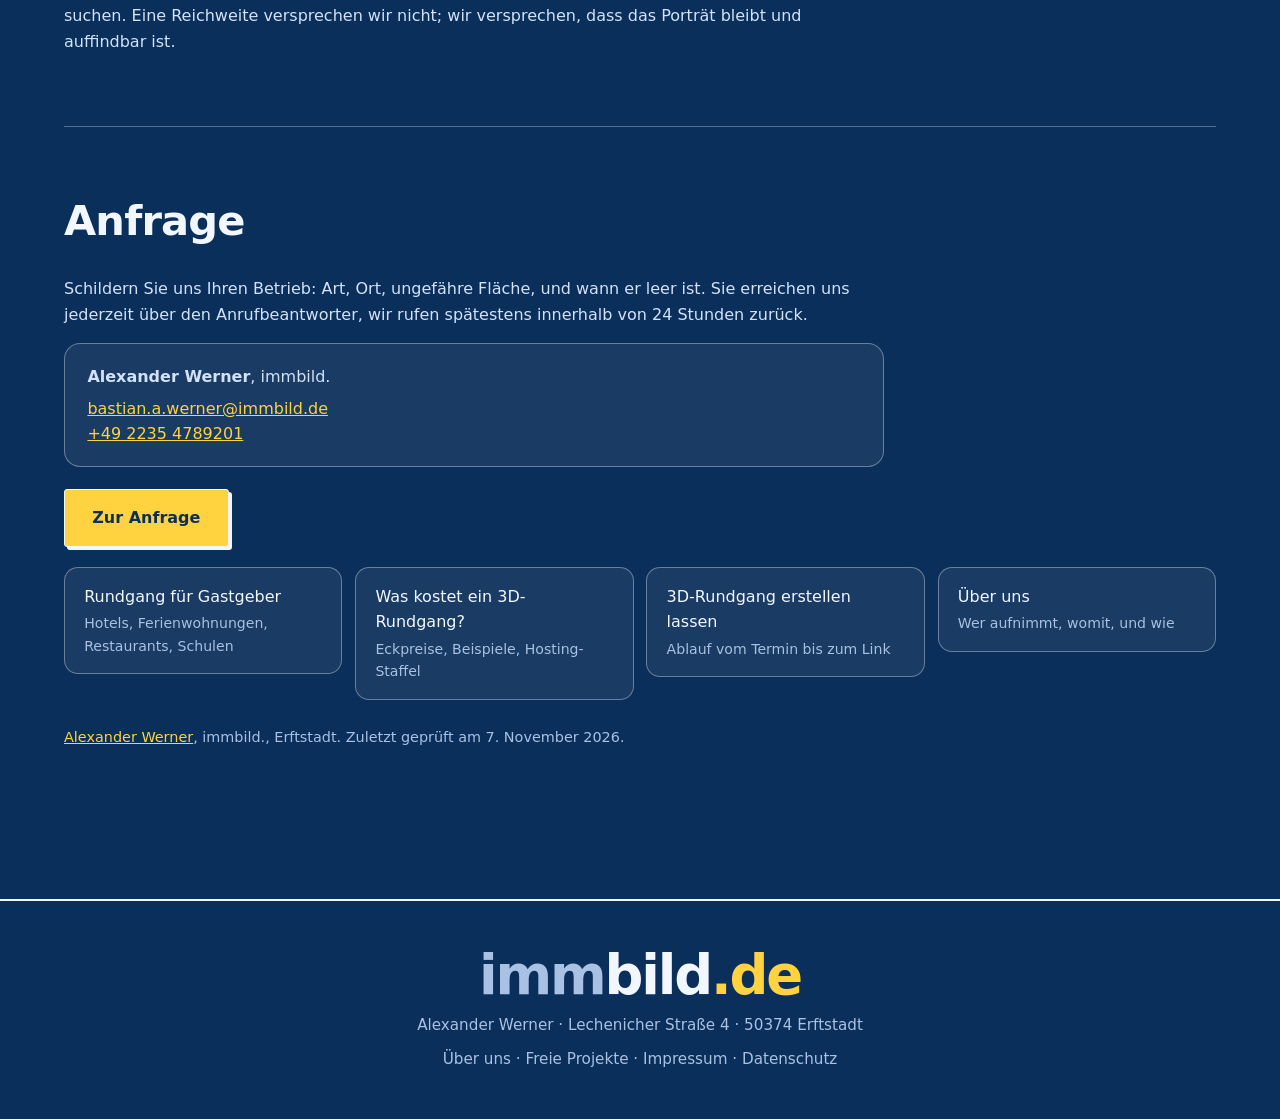
<file: firmenportraet/index.html>
<!DOCTYPE html>
<html lang="de">
<head>
  <meta charset="utf-8">
  <meta name="viewport" content="width=device-width, initial-scale=1, viewport-fit=cover">
  <title>Firmenporträt mit Interview und 3D-Rundgang · Köln, Bonn, Aachen, Eifel | immbild.</title>
  <meta name="description" content="Das Firmenporträt, durch das man gehen kann: Gespräch mit dem Inhaber, Porträtfoto und geführter 3D-Rundgang durch den Betrieb auf einer Seite, die bleibt. Preis 590 € netto zusätzlich zum Rundgang. immbild. aus Erftstadt.">
  <meta name="theme-color" content="#f3f0e6">
  <link rel="canonical" href="https://immbild.de/firmenportraet/">
  <meta property="og:url" content="https://immbild.de/firmenportraet/">
  <meta property="og:title" content="immbild. – Das Firmenporträt, durch das man gehen kann">
  <meta property="og:description" content="Gespräch mit dem Inhaber, Porträtfoto und geführter 3D-Rundgang durch den Betrieb auf einer Seite, die bleibt. 590 € netto zusätzlich zum Rundgang.">
  <meta property="og:type" content="website">
  <meta property="og:locale" content="de_DE">
  <meta property="og:site_name" content="immbild.">
  <meta property="og:image" content="https://immbild.de/og-startseite.png">
  <meta property="og:image:width" content="1200">
  <meta property="og:image:height" content="630">
  <meta property="og:image:alt" content="immbild.de: Firmenporträt mit 3D-Rundgang">
  <meta name="twitter:card" content="summary_large_image">
  <meta name="twitter:title" content="immbild. – Das Firmenporträt, durch das man gehen kann">
  <meta name="twitter:description" content="Gespräch mit dem Inhaber, Porträtfoto und geführter 3D-Rundgang durch den Betrieb auf einer Seite, die bleibt. 590 € netto zusätzlich zum Rundgang.">
  <meta name="twitter:image" content="https://immbild.de/og-startseite.png">
  <link rel="icon" href="data:image/svg+xml,%3Csvg xmlns='http://www.w3.org/2000/svg' viewBox='0 0 32 32'%3E%3Crect width='32' height='32' rx='8' fill='%2307080a'/%3E%3Ccircle cx='16' cy='16' r='9' fill='none' stroke='%23f1d252' stroke-width='3'/%3E%3Cpath d='M16 10v6h5' fill='none' stroke='%23f1d252' stroke-width='3' stroke-linecap='round'/%3E%3C/svg%3E">
  <script>
/* Darstellung: tagsüber Papier, nachts Blaupause (nach der Sonne über Erftstadt), außer man hat selbst gewählt (gilt für diesen Besuch) */
(function(){var R=document.documentElement,S=null,mem=null;try{S=window.sessionStorage;S.getItem('look');}catch(e){S=null;}
function get(){var v=null;try{v=S?S.getItem('look'):mem;}catch(e){v=mem;}return(v==='papier'||v==='blaupause')?v:null;}
function set(v){mem=v;try{if(S)S.setItem('look',v);}catch(e){}}
function sun(d){d=d||new Date();var r=Math.PI/180,lat=50.83*r,lng=6.8,
n=Math.floor((Date.UTC(d.getUTCFullYear(),d.getUTCMonth(),d.getUTCDate())-Date.UTC(d.getUTCFullYear(),0,0))/864e5),g=2*Math.PI/365*(n-1),
eq=229.18*(0.000075+0.001868*Math.cos(g)-0.032077*Math.sin(g)-0.014615*Math.cos(2*g)-0.040849*Math.sin(2*g)),
dc=0.006918-0.399912*Math.cos(g)+0.070257*Math.sin(g)-0.006758*Math.cos(2*g)+0.000907*Math.sin(2*g)-0.002697*Math.cos(3*g)+0.00148*Math.sin(3*g),
ha=Math.acos(Math.cos(90.833*r)/(Math.cos(lat)*Math.cos(dc))-Math.tan(lat)*Math.tan(dc))/r,
noon=720-4*lng-eq,m=d.getUTCHours()*60+d.getUTCMinutes()+d.getUTCSeconds()/60;
return(m>=noon-4*ha&&m<noon+4*ha)?'papier':'blaupause';}
var q=new URLSearchParams(location.search).get('look');if(q==='nacht')q='blaupause';
if(q==='auto'){mem=null;try{if(S)S.removeItem('look');}catch(e){}}else if(q==='papier'||q==='blaupause')set(q);
window.immLook={sun:sun,manual:get,set:set};
R.dataset.look=get()||sun();})();
</script>
  <link rel="stylesheet" href="/style.css">
  <link rel="stylesheet" href="/freie-projekte/freie-projekte.css">
  <link rel="stylesheet" href="/seiten.css?v=261107">
  <script type="application/ld+json">
  {
    "@context": "https://schema.org",
    "@type": "Service",
    "name": "Firmenporträt mit Interview, Porträtfoto und 3D-Rundgang",
    "serviceType": "Firmenporträt",
    "provider": { "@id": "https://immbild.de/#firma" },
    "areaServed": ["Erftstadt", "Köln", "Bonn", "Düsseldorf", "Aachen", "Rhein-Erft-Kreis", "Kreis Euskirchen", "Eifel"],
    "offers": {
      "@type": "Offer",
      "priceCurrency": "EUR",
      "description": "590 € netto zusätzlich zum 3D-Rundgang nach Grundfläche; die ersten sechs Monate online enthalten, danach 24 € netto im Monat für Rundgang, Porträtseite, Ansprechperson und eine Aktualisierung im Jahr",
      "priceSpecification": { "@type": "PriceSpecification", "price": 590, "priceCurrency": "EUR", "valueAddedTaxIncluded": false }
    }
  }
  </script>
</head>
<body>
<a class="skip" href="#main">Zum Inhalt springen</a>
<header class="site-header scrolled fp-header">
  <a class="logo" href="/" aria-label="immbild.de Startseite">imm<b>bild</b><i>.de</i></a>
  <div class="look" role="group" aria-label="Darstellung" title="Tagsüber Papier, nachts Blaupause – automatisch, bis Sie selbst wählen">
    <button type="button" data-look="papier" aria-pressed="true">Papier</button>
    <button type="button" data-look="blaupause" aria-pressed="false">Blaupause</button>
  </div>
  <a class="fp-back" href="/" aria-label="Zur Startseite">← <span>Zur Startseite</span></a>
</header>
<main id="main" class="fp-main">
  <div class="fp-intro">
    <p class="fp-badge">Firmenporträt · Köln, Bonn, Düsseldorf, Aachen, Eifel</p>
    <h1>Das Firmenporträt, durch das man <span class="grad">gehen kann.</span></h1>
    <p class="fp-lead">Wer hinter einem Betrieb steht, zeigt kein Grundriss. Dafür gibt es das Firmenporträt: ein Gespräch mit Ihnen, das wir aufschreiben und mit Ihnen abstimmen, ein Porträtfoto und der geführte Rundgang durch Ihren Betrieb. Alles zusammen auf einer eigenen Seite, die bleibt.</p>
    <p class="fp-lead">Kein Imagefilm, kein Werbetext. Ein Porträt in Ihren Worten, mit Ihrem Ort dahinter.</p>
  </div>

  <section class="fp-section" aria-labelledby="h-was">
    <h2 id="h-was">Was ein Firmenporträt ist</h2>
    <p>Ein Firmenporträt besteht aus drei Teilen, die zusammengehören:</p>
    <ul class="s-list">
      <li><b>Das Gespräch.</b> Wir setzen uns mit Ihnen hin und fragen: Wie hat es angefangen, was machen Sie anders, worauf sind Sie stolz, was war schwer. Daraus wird ein Text in Frage und Antwort, 600 bis 1.200 Wörter, den Sie vor der Veröffentlichung lesen und freigeben. Nichts erscheint, was Sie nicht gesagt haben wollen.</li>
      <li><b>Das Porträtfoto.</b> Sie an Ihrem Ort, mit der Fachkamera, in dem Licht, das zu Ihnen passt.</li>
      <li><b>Der Rundgang.</b> Ihr Betrieb als begehbares 3D-Abbild, mit Führung vom Eingang durch die Räume und mit Verweisen zu Speisekarte, Buchung, Shop oder Terminvergabe. Alles, was ein <a href="/3d-rundgang-erstellen-lassen/">3D-Rundgang</a> bei uns enthält.</li>
    </ul>
    <p>Die drei Teile erscheinen auf einer eigenen Seite bei immbild.de, mit Ihrem Namen, Ihrem Ort und einem Verweis auf Ihre Website. Text und Foto dürfen Sie selbst verwenden: auf Ihrer Website, in Ihrem Google-Profil, für Bewerber, für die Presse.</p>
  </section>

  <section class="fp-section" aria-labelledby="h-fuerwen">
    <h2 id="h-fuerwen">Für wen</h2>
    <p>Für Betriebe mit einem Ort, den man betreten kann, und mit einem Menschen, der etwas zu erzählen hat: das Restaurant, das seit drei Generationen in derselben Straße ist. Die Werkstatt, in der noch von Hand gearbeitet wird. Das Hotel, dessen Inhaberin jeden Gast kennt. Die Praxis, das Autohaus, der Laden, die Manufaktur. Nicht für Betriebe ohne Ort, und nicht für Betriebe, die lieber eine Anzeige hätten.</p>
  </section>

  <section class="fp-section" aria-labelledby="h-ablauf">
    <h2 id="h-ablauf">So entsteht ein Porträt</h2>
    <ol class="s-steps">
      <li><b>Vorgespräch</b><p>Am Telefon oder bei Ihnen: Worum soll es gehen, welche Räume zeigen wir, wann ist der Betrieb leer. Wir rufen spätestens innerhalb von 24 Stunden zurück.</p></li>
      <li><b>Aufnahmetag</b><p>Alexander Werner nimmt den Rundgang auf, wenn keine Gäste im Haus sind, bei Gastbetrieben meist am Ruhetag. Am selben Tag entstehen das Gespräch und das Porträtfoto.</p></li>
      <li><b>Text zur Freigabe</b><p>Sie bekommen das Gespräch als Text und ändern, was Sie ändern wollen. Erst wenn Sie freigeben, geht es weiter.</p></li>
      <li><b>Veröffentlichung</b><p>Ihre Porträtseite geht online, mit Rundgang, Foto, Text, Adresse und Verweis auf Ihre Website. Sie bekommen den Link und den Code zum Einbinden.</p></li>
      <li><b>Pflege</b><p>Einmal im Jahr aktualisieren wir Text, Verweise oder Foto, wenn sich etwas geändert hat. Und Sie haben eine feste Ansprechperson.</p></li>
    </ol>
  </section>

  <section class="fp-section" aria-labelledby="h-nutzen">
    <h2 id="h-nutzen">Was Sie damit machen können</h2>
    <ul class="s-list">
      <li><b>Auf Ihrer Website:</b> Rundgang und Porträt einbinden oder verlinken, als Seite „Über uns“, die wirklich etwas zeigt.</li>
      <li><b>In Ihrem Google-Unternehmensprofil:</b> der Link zur Porträtseite in einem Beitrag oder auf der Website-Schaltfläche.</li>
      <li><b>Für Bewerber:</b> Wer sich bewirbt, sieht vorher, wo er arbeiten würde und mit wem.</li>
      <li><b>Für die Presse und für Partner:</b> ein fertiger Text und ein Foto mit Nutzungsrecht, die Sie weitergeben dürfen.</li>
    </ul>
  </section>

  <section class="fp-section" aria-labelledby="h-preis">
    <h2 id="h-preis">Was es kostet</h2>
    <p>Das Porträt kostet 590&nbsp;€ netto zusätzlich zum Rundgang nach Grundfläche. Drei Beispiele:</p>
    <ul class="s-list">
      <li><b>Café oder Laden mit 100&nbsp;m²:</b> 280&nbsp;€ Rundgang und 590&nbsp;€ Porträt, zusammen 870&nbsp;€ netto.</li>
      <li><b>Restaurant mit 200&nbsp;m²:</b> 425&nbsp;€ und 590&nbsp;€, zusammen 1.015&nbsp;€ netto.</li>
      <li><b>Autohaus mit 500&nbsp;m²:</b> 750&nbsp;€ und 590&nbsp;€, zusammen 1.340&nbsp;€ netto.</li>
    </ul>
    <p>Die ersten sechs Monate sind Rundgang und Porträtseite ohne weitere Kosten online, wie bei jedem Rundgang. Danach bleiben sie für 24&nbsp;€ netto im Monat online. Darin enthalten sind Ihre Ansprechperson und eine Aktualisierung im Jahr. Alle Eckpreise für den Rundgang stehen auf der Seite <a href="/3d-rundgang-kosten/">Was kostet ein 3D-Rundgang?</a></p>
    <p class="s-note">Porträts entstehen im Auftrag des porträtierten Betriebs und sind auf der Porträtseite so gekennzeichnet.</p>
  </section>

  <section class="fp-section" aria-labelledby="h-sammlung">
    <h2 id="h-sammlung">Die Porträts</h2>
    <p>Hier erscheinen die Betriebe, die wir porträtiert haben, geordnet nach Region. Das erste Porträt, ein Restaurant, entsteht gerade.</p>
    <ul class="s-kacheln">
      <li><b>Rhein-Erft-Kreis und Köln</b>Das erste Porträt erscheint hier, sobald der Betrieb es freigegeben hat.</li>
      <li><b>Bonn</b>Noch kein Porträt.</li>
      <li><b>Aachen</b>Noch kein Porträt.</li>
      <li><b>Eifel</b>Noch kein Porträt.</li>
    </ul>
  </section>

  <section class="fp-section s-faq" aria-labelledby="h-fragen">
    <h2 id="h-fragen">Häufige Fragen zum Firmenporträt</h2>
    <h3>Was kostet ein Firmenporträt?</h3>
    <p>590&nbsp;€ netto zusätzlich zum Rundgang nach Grundfläche. Für ein Restaurant mit 200&nbsp;m² sind das zusammen 1.015&nbsp;€ netto. Darin enthalten sind das Gespräch, der abgestimmte Text, das Porträtfoto und Ihre Porträtseite. Die ersten sechs Monate online sind enthalten, danach kostet es 24&nbsp;€ netto im Monat, mit Ansprechperson und einer Aktualisierung im Jahr.</p>
    <h3>Wie lange dauert der Aufnahmetag?</h3>
    <p>Der Rundgang braucht je nach Fläche einen Vormittag oder einen Tag; ein Restaurant mit 200&nbsp;m² ist an einem Vormittag aufgenommen. Das Gespräch dauert ein bis zwei Stunden, das Foto entsteht danach. Sie sind beim Gespräch und beim Foto dabei, beim Rundgang müssen Sie es nicht sein.</p>
    <h3>Darf ich Text und Foto selbst verwenden?</h3>
    <p>Ja. Sie bekommen Text und Porträtfoto mit dem Recht, beides für Ihren Betrieb zu nutzen: auf Ihrer Website, in Ihrem Google-Profil, in Bewerbungsunterlagen, für die Presse. Der Rundgang bleibt in unserem Konto und wird bei Ihnen eingebunden.</p>
    <h3>Was passiert, wenn sich im Betrieb etwas ändert?</h3>
    <p>Einmal im Jahr ist eine Aktualisierung enthalten: ein neuer Absatz im Text, geänderte Verweise, ein neues Foto. Wird umgebaut, nehmen wir den betroffenen Teil neu auf und verbinden ihn mit dem bestehenden Rundgang; das besprechen wir dann gesondert.</p>
    <h3>Ist das ein Imagefilm?</h3>
    <p>Nein. Ein Film zeigt den Weg, den der Kameramann gegangen ist, mit Musik darunter. Das Firmenporträt ist ein Text in Ihren Worten und ein Rundgang, in dem Ihr Besucher selbst geht, stehen bleibt und sich umsieht. Der geführte Rundgang läuft auf Wunsch wie ein Film, aber jeder kann jederzeit aussteigen.</p>
    <h3>Wer liest das?</h3>
    <p>Zuerst Ihre eigenen Kunden, Gäste und Bewerber, über Ihre Website und Ihr Google-Profil, denn dort verlinken Sie das Porträt. Dazu die Besucher von immbild.de, die in Ihrer Region einen Betrieb suchen. Eine Reichweite versprechen wir nicht; wir versprechen, dass das Porträt bleibt und auffindbar ist.</p>
  </section>

  <section class="fp-section" aria-labelledby="h-anfrage">
    <h2 id="h-anfrage">Anfrage</h2>
    <p>Schildern Sie uns Ihren Betrieb: Art, Ort, ungefähre Fläche, und wann er leer ist. Sie erreichen uns jederzeit über den Anrufbeantworter, wir rufen spätestens innerhalb von 24 Stunden zurück.</p>
    <div class="fp-contact">
      <p><b>Alexander Werner</b>, immbild.</p>
      <p><a href="mailto:bastian.a.werner@immbild.de">bastian.a.werner@immbild.de</a><br><a href="tel:+4922354789201">+49 2235 4789201</a></p>
    </div>
    <div class="s-cta">
      <a class="btn" href="/#anfrage">Zur Anfrage</a>
    </div>
    <ul class="s-weiter">
      <li><a href="/rundgang-fuer-gastgeber/">Rundgang für Gastgeber<small>Hotels, Ferienwohnungen, Restaurants, Schulen</small></a></li>
      <li><a href="/3d-rundgang-kosten/">Was kostet ein 3D-Rundgang?<small>Eckpreise, Beispiele, Hosting-Staffel</small></a></li>
      <li><a href="/3d-rundgang-erstellen-lassen/">3D-Rundgang erstellen lassen<small>Ablauf vom Termin bis zum Link</small></a></li>
      <li><a href="/ueber-uns/">Über uns<small>Wer aufnimmt, womit, und wie</small></a></li>
    </ul>
    <p class="s-autor"><a href="/ueber-uns/">Alexander Werner</a>, immbild., Erftstadt. Zuletzt geprüft am 7. November 2026.</p>
  </section>
</main>
<footer class="site-footer">
  <a class="logo" href="/">imm<b>bild</b><i>.de</i></a>
  <p>Alexander Werner · Lechenicher Straße 4 · 50374 Erftstadt</p>
  <p><a href="/ueber-uns/">Über uns</a> · <a href="/freie-projekte/">Freie Projekte</a> · <a href="/impressum.html">Impressum</a> · <a href="/datenschutz.html">Datenschutz</a></p>
</footer>
<script src="/freie-projekte/freie-projekte.js"></script>
<script src="/tracker.js" defer></script>
</body>
</html>
</file>
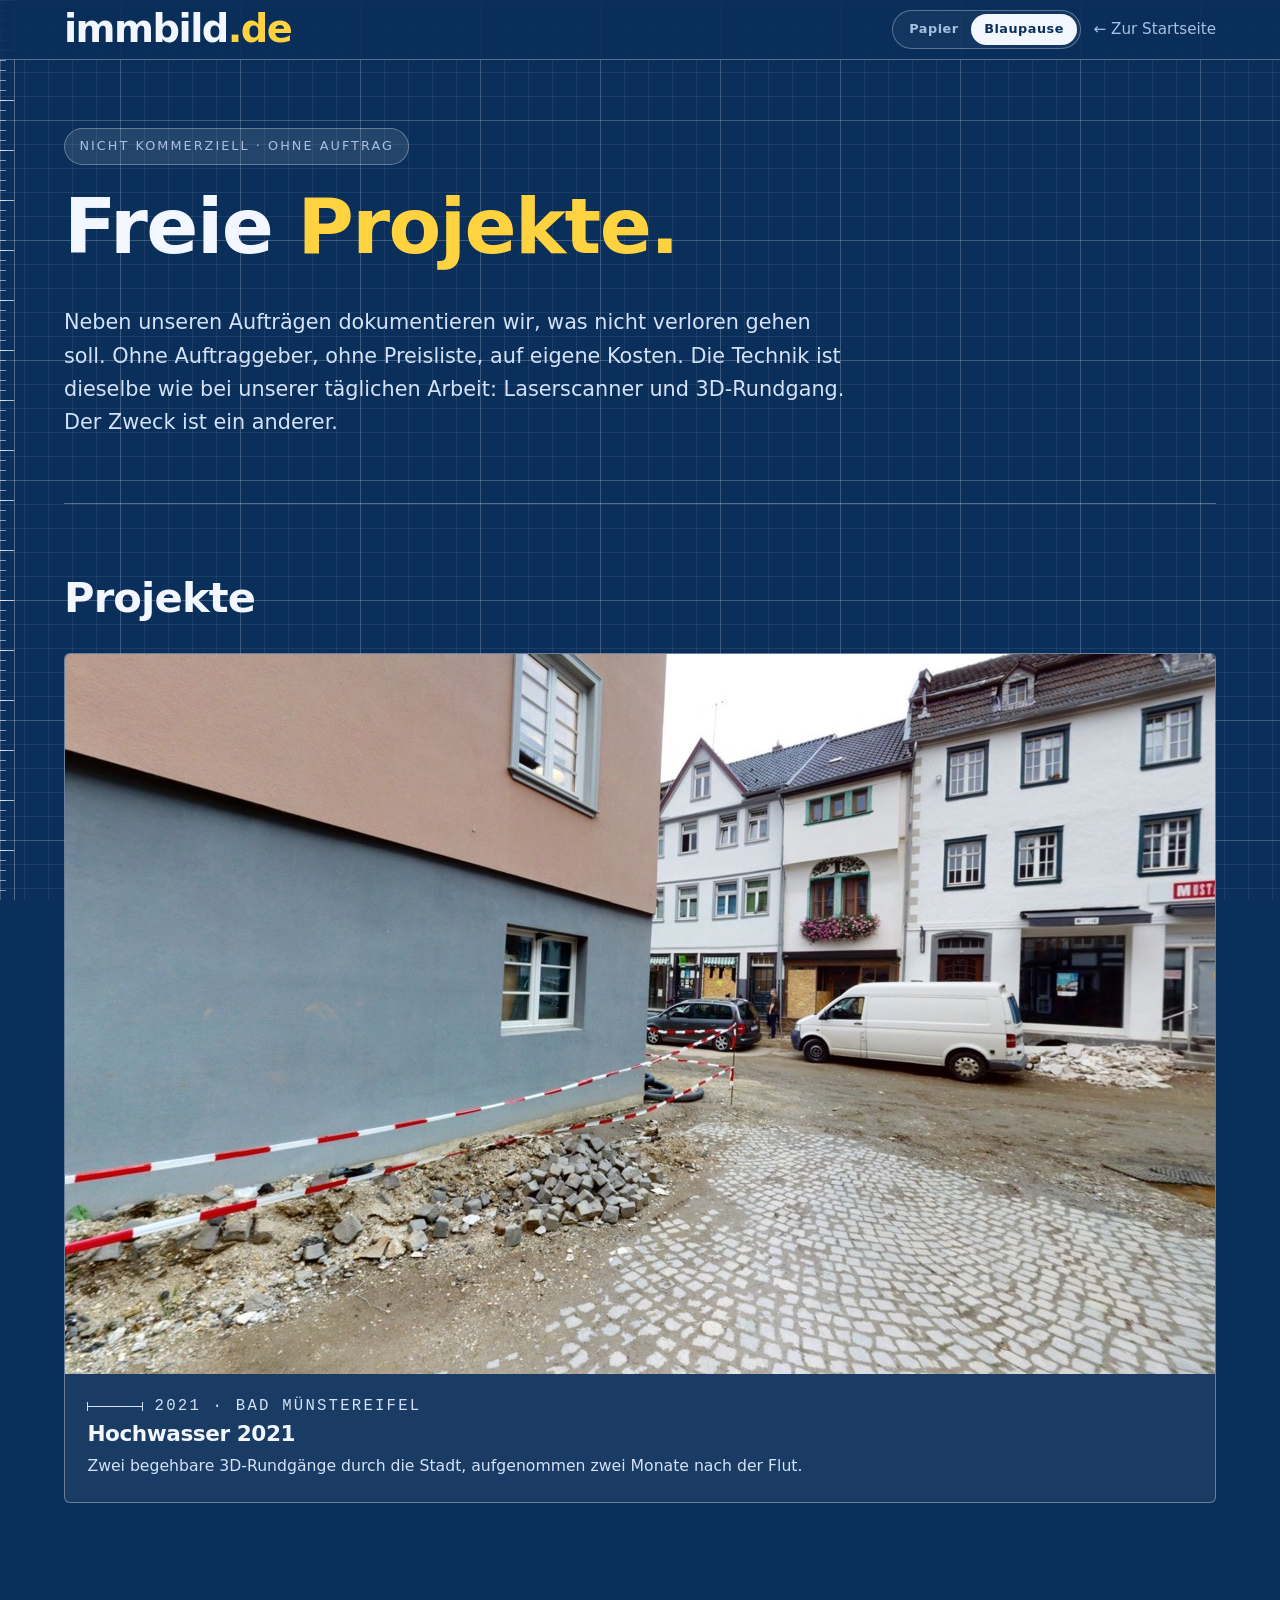
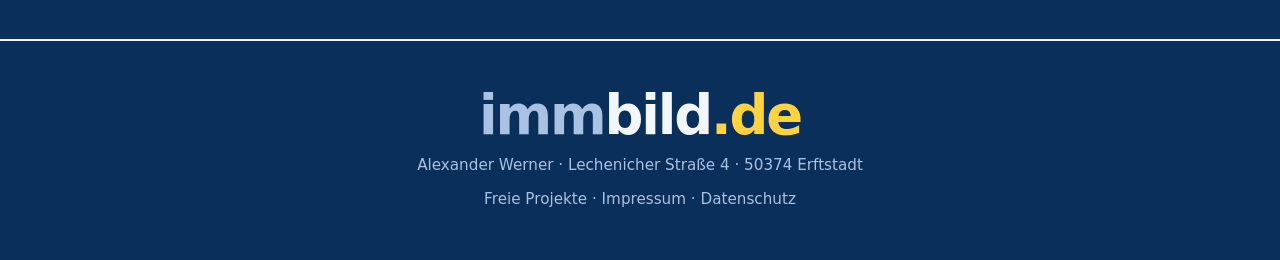
<file: freie-projekte/index.html>
<!DOCTYPE html>
<html lang="de">
<head>
  <meta charset="utf-8">
  <meta name="viewport" content="width=device-width, initial-scale=1, viewport-fit=cover">
  <title>Freie Projekte – immbild.</title>
  <meta name="description" content="Dokumentationen ohne Auftrag: Was nicht verloren gehen soll, halten wir als begehbares 3D-Abbild fest. Ein Projekt von immbild. aus Erftstadt.">
  <meta name="theme-color" content="#f3f0e6">
  <link rel="canonical" href="https://immbild.de/freie-projekte/">
  <meta property="og:url" content="https://immbild.de/freie-projekte/">
  <meta property="og:title" content="immbild. – Freie Projekte">
  <meta property="og:description" content="Dokumentationen ohne Auftrag: Was nicht verloren gehen soll, halten wir als begehbares 3D-Abbild fest. Ein Projekt von immbild. aus Erftstadt.">
  <meta property="og:type" content="website">
  <meta property="og:locale" content="de_DE">
  <meta property="og:site_name" content="immbild.">
  <meta property="og:image" content="https://immbild.de/og-freie-projekte.png">
  <meta property="og:image:width" content="1200">
  <meta property="og:image:height" content="630">
  <meta property="og:image:alt" content="immbild.de, Freie Projekte: Was nicht verloren gehen soll, als 3D-Abbild festgehalten">
  <meta name="twitter:card" content="summary_large_image">
  <meta name="twitter:title" content="immbild. – Freie Projekte">
  <meta name="twitter:description" content="Dokumentationen ohne Auftrag: Was nicht verloren gehen soll, halten wir als begehbares 3D-Abbild fest. Ein Projekt von immbild. aus Erftstadt.">
  <meta name="twitter:image" content="https://immbild.de/og-freie-projekte.png">
  <link rel="icon" href="data:image/svg+xml,%3Csvg xmlns='http://www.w3.org/2000/svg' viewBox='0 0 32 32'%3E%3Crect width='32' height='32' rx='8' fill='%2307080a'/%3E%3Ccircle cx='16' cy='16' r='9' fill='none' stroke='%23f1d252' stroke-width='3'/%3E%3Cpath d='M16 10v6h5' fill='none' stroke='%23f1d252' stroke-width='3' stroke-linecap='round'/%3E%3C/svg%3E">
  <script>
/* Darstellung: tagsüber Papier, nachts Blaupause (nach der Sonne über Erftstadt), außer man hat selbst gewählt (gilt für diesen Besuch) */
(function(){var R=document.documentElement,S=null,mem=null;try{S=window.sessionStorage;S.getItem('look');}catch(e){S=null;}
function get(){var v=null;try{v=S?S.getItem('look'):mem;}catch(e){v=mem;}return(v==='papier'||v==='blaupause')?v:null;}
function set(v){mem=v;try{if(S)S.setItem('look',v);}catch(e){}}
function sun(d){d=d||new Date();var r=Math.PI/180,lat=50.83*r,lng=6.8,
n=Math.floor((Date.UTC(d.getUTCFullYear(),d.getUTCMonth(),d.getUTCDate())-Date.UTC(d.getUTCFullYear(),0,0))/864e5),g=2*Math.PI/365*(n-1),
eq=229.18*(0.000075+0.001868*Math.cos(g)-0.032077*Math.sin(g)-0.014615*Math.cos(2*g)-0.040849*Math.sin(2*g)),
dc=0.006918-0.399912*Math.cos(g)+0.070257*Math.sin(g)-0.006758*Math.cos(2*g)+0.000907*Math.sin(2*g)-0.002697*Math.cos(3*g)+0.00148*Math.sin(3*g),
ha=Math.acos(Math.cos(90.833*r)/(Math.cos(lat)*Math.cos(dc))-Math.tan(lat)*Math.tan(dc))/r,
noon=720-4*lng-eq,m=d.getUTCHours()*60+d.getUTCMinutes()+d.getUTCSeconds()/60;
return(m>=noon-4*ha&&m<noon+4*ha)?'papier':'blaupause';}
var q=new URLSearchParams(location.search).get('look');if(q==='nacht')q='blaupause';
if(q==='auto'){mem=null;try{if(S)S.removeItem('look');}catch(e){}}else if(q==='papier'||q==='blaupause')set(q);
window.immLook={sun:sun,manual:get,set:set};
R.dataset.look=get()||sun();})();
</script>
  <link rel="stylesheet" href="/style.css">
  <link rel="stylesheet" href="/freie-projekte/freie-projekte.css">
</head>
<body>
<a class="skip" href="#main">Zum Inhalt springen</a>
<header class="site-header scrolled fp-header">
  <a class="logo" href="/" aria-label="immbild.de Startseite">imm<b>bild</b><i>.de</i></a>
  <div class="look" role="group" aria-label="Darstellung" title="Tagsüber Papier, nachts Blaupause – automatisch, bis Sie selbst wählen">
    <button type="button" data-look="papier" aria-pressed="true">Papier</button>
    <button type="button" data-look="blaupause" aria-pressed="false">Blaupause</button>
  </div>
  <a class="fp-back" href="/" aria-label="Zur Startseite">← <span>Zur Startseite</span></a>
</header>
<main id="main" class="fp-main">
  <div class="fp-intro">
    <p class="fp-badge">Nicht kommerziell · ohne Auftrag</p>
    <h1>Freie <span class="grad">Projekte.</span></h1>
    <p class="fp-lead">Neben unseren Aufträgen dokumentieren wir, was nicht verloren gehen soll. Ohne Auftraggeber, ohne Preisliste, auf eigene Kosten. Die Technik ist dieselbe wie bei unserer täglichen Arbeit: Laserscanner und 3D-Rundgang. Der Zweck ist ein anderer.</p>
  </div>

  <section class="fp-section" aria-labelledby="h-projekte">
    <h2 id="h-projekte">Projekte</h2>
    <div class="fp-cards">
      <a class="fp-card" href="/freie-projekte/hochwasser-2021/">
        <img src="/freie-projekte/hochwasser-2021/vorschau-besuch-2.jpg" width="1280" height="720" loading="lazy" decoding="async" alt="Vorschau des 3D-Rundgangs: Altstadtgasse in Bad Münstereifel mit Absperrband und aufgenommenem Pflaster">
        <div>
          <p class="kicker">2021 · Bad Münstereifel</p>
          <h3>Hochwasser 2021</h3>
          <p>Zwei begehbare 3D-Rundgänge durch die Stadt, aufgenommen zwei Monate nach der Flut.</p>
        </div>
      </a>
    </div>
  </section>
</main>
<footer class="site-footer">
  <a class="logo" href="/">imm<b>bild</b><i>.de</i></a>
  <p>Alexander Werner · Lechenicher Straße 4 · 50374 Erftstadt</p>
  <p><a href="/freie-projekte/">Freie Projekte</a> · <a href="/impressum.html">Impressum</a> · <a href="/datenschutz.html">Datenschutz</a></p>
</footer>
<script src="/freie-projekte/freie-projekte.js"></script>
<script src="/tracker.js" defer></script>
</body>
</html>
</file>
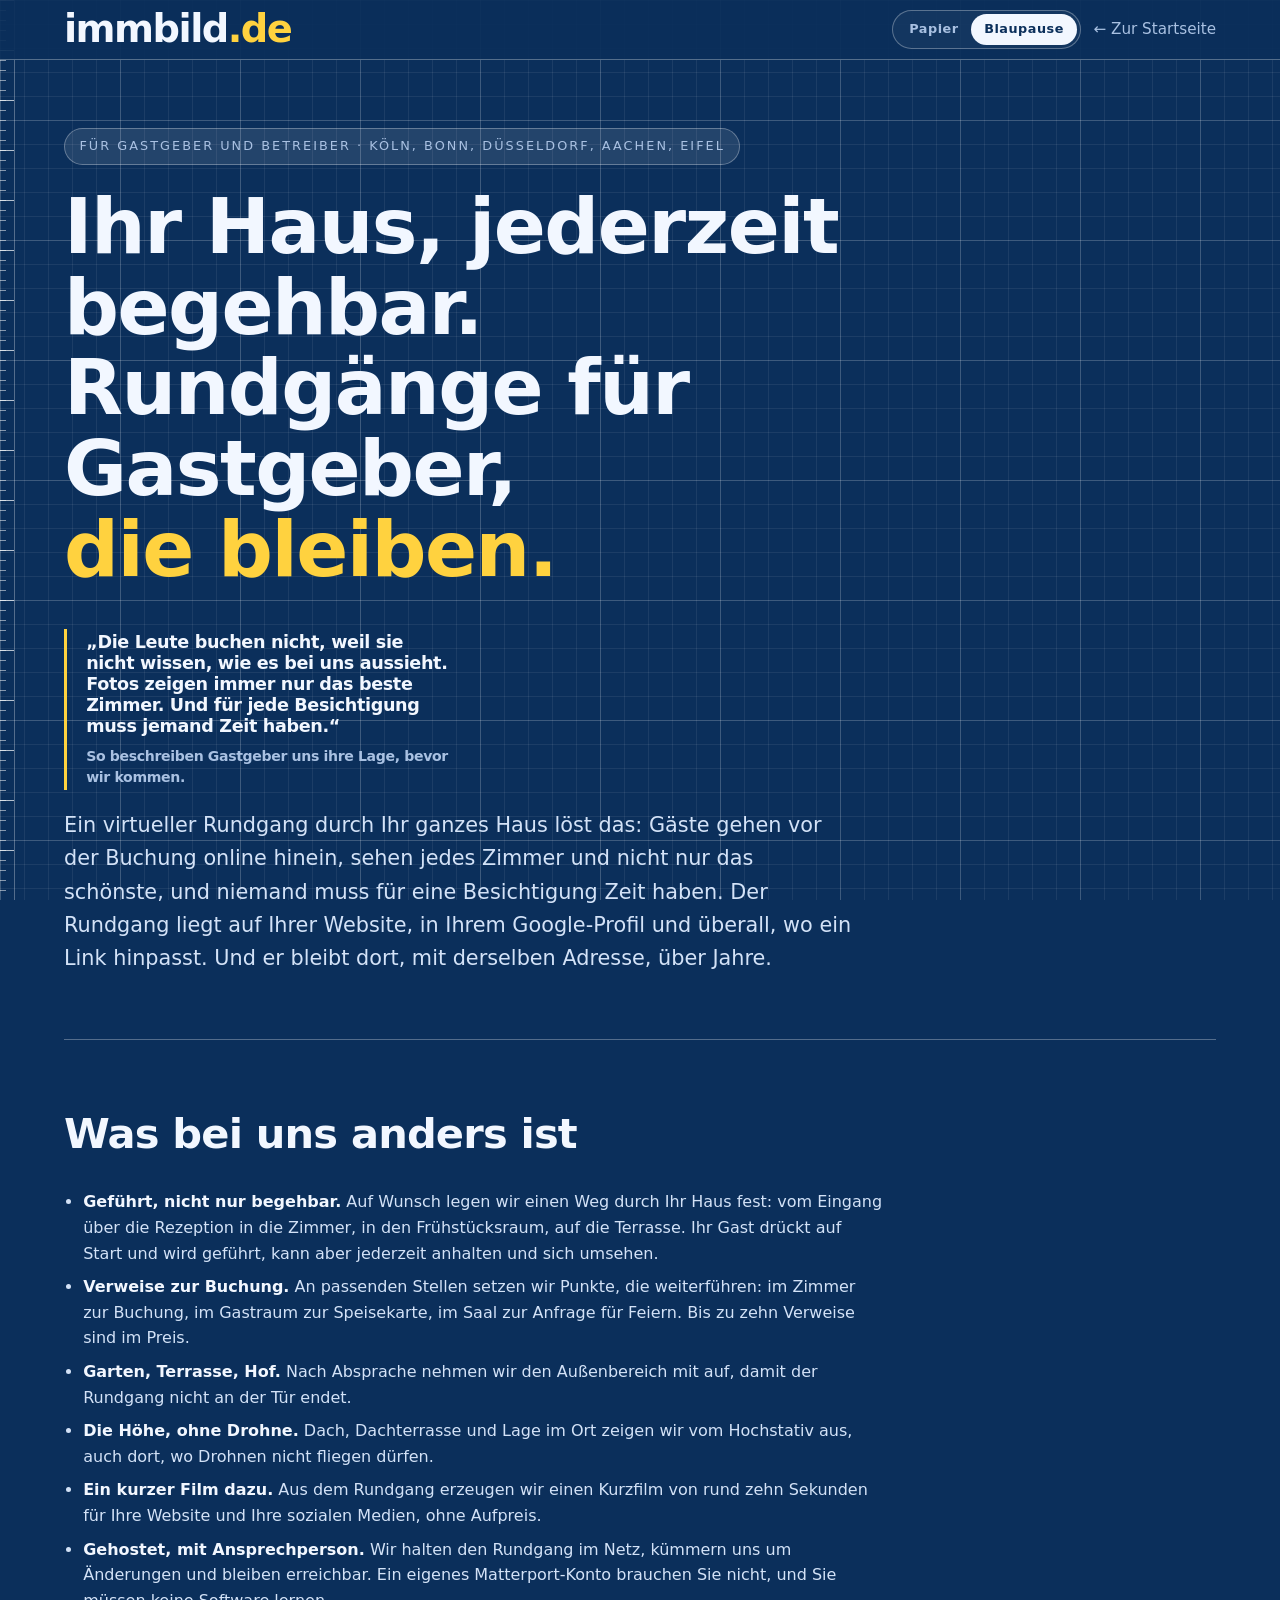
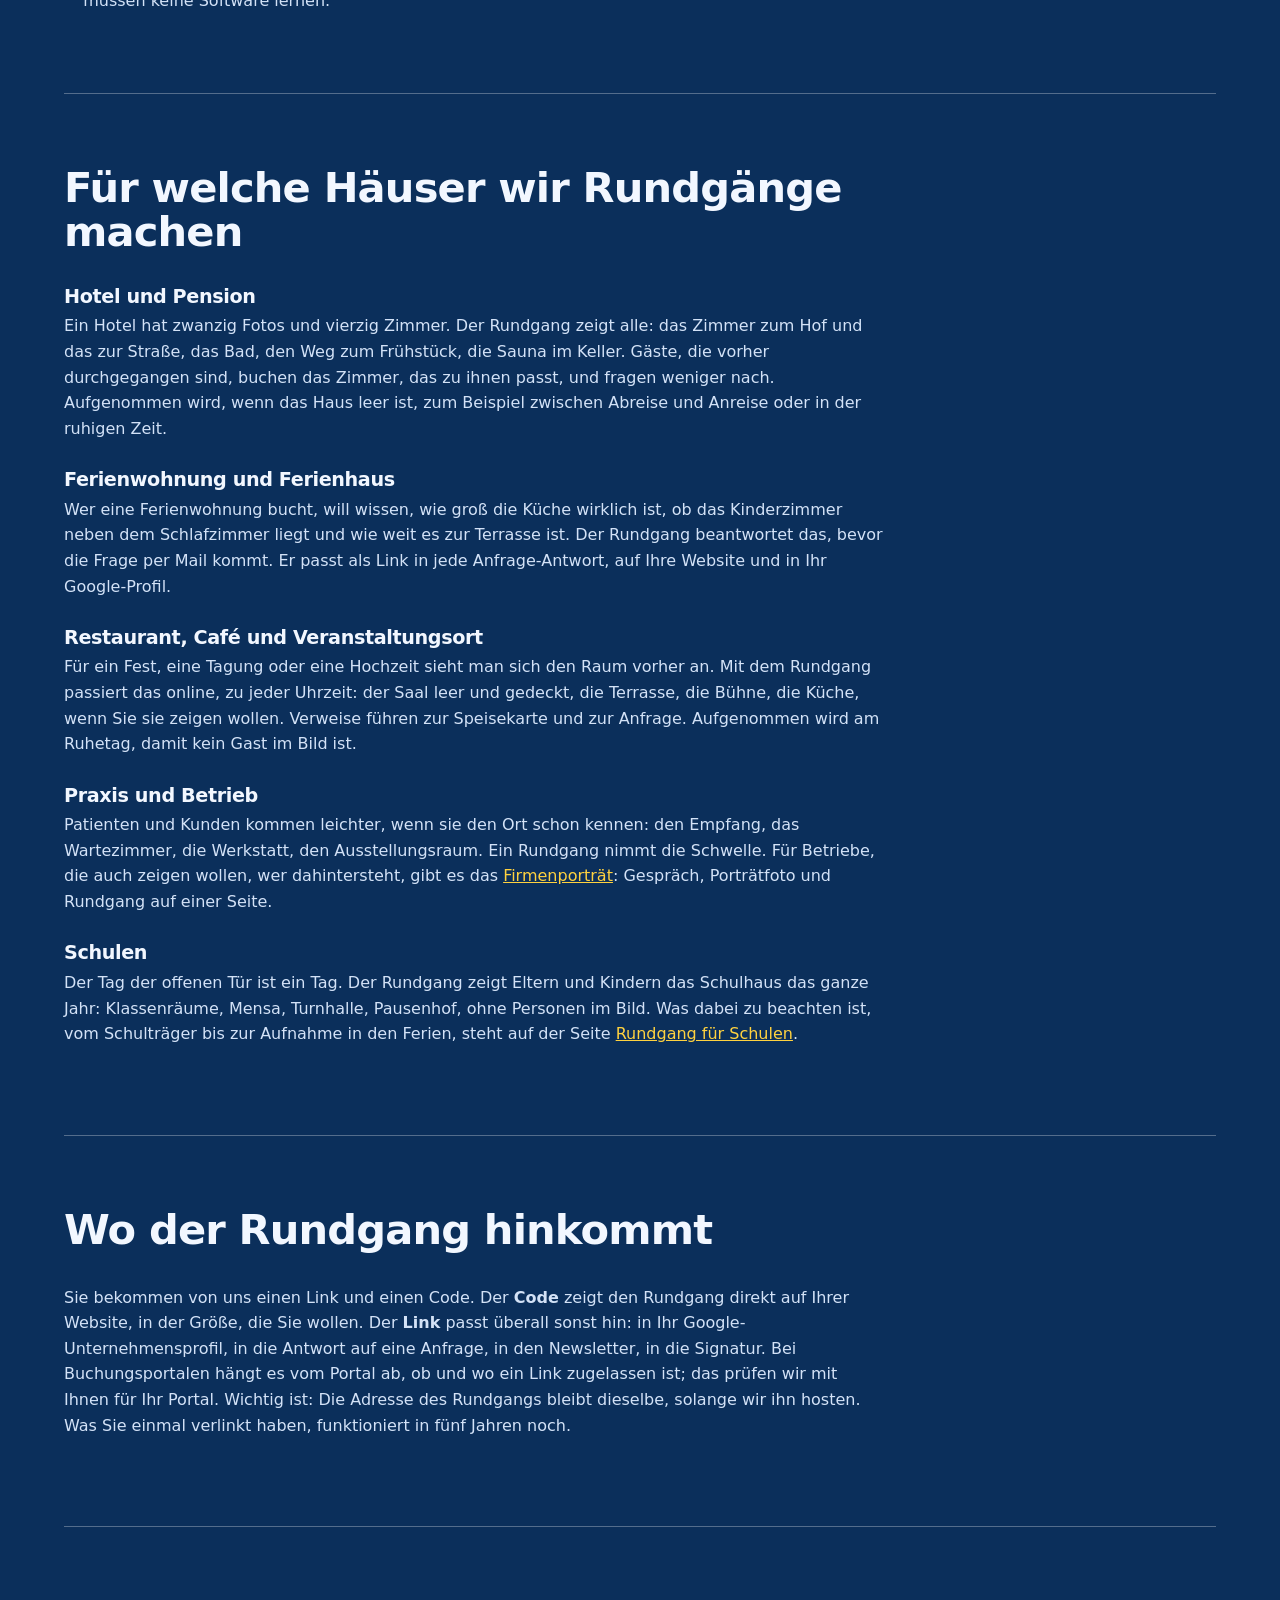
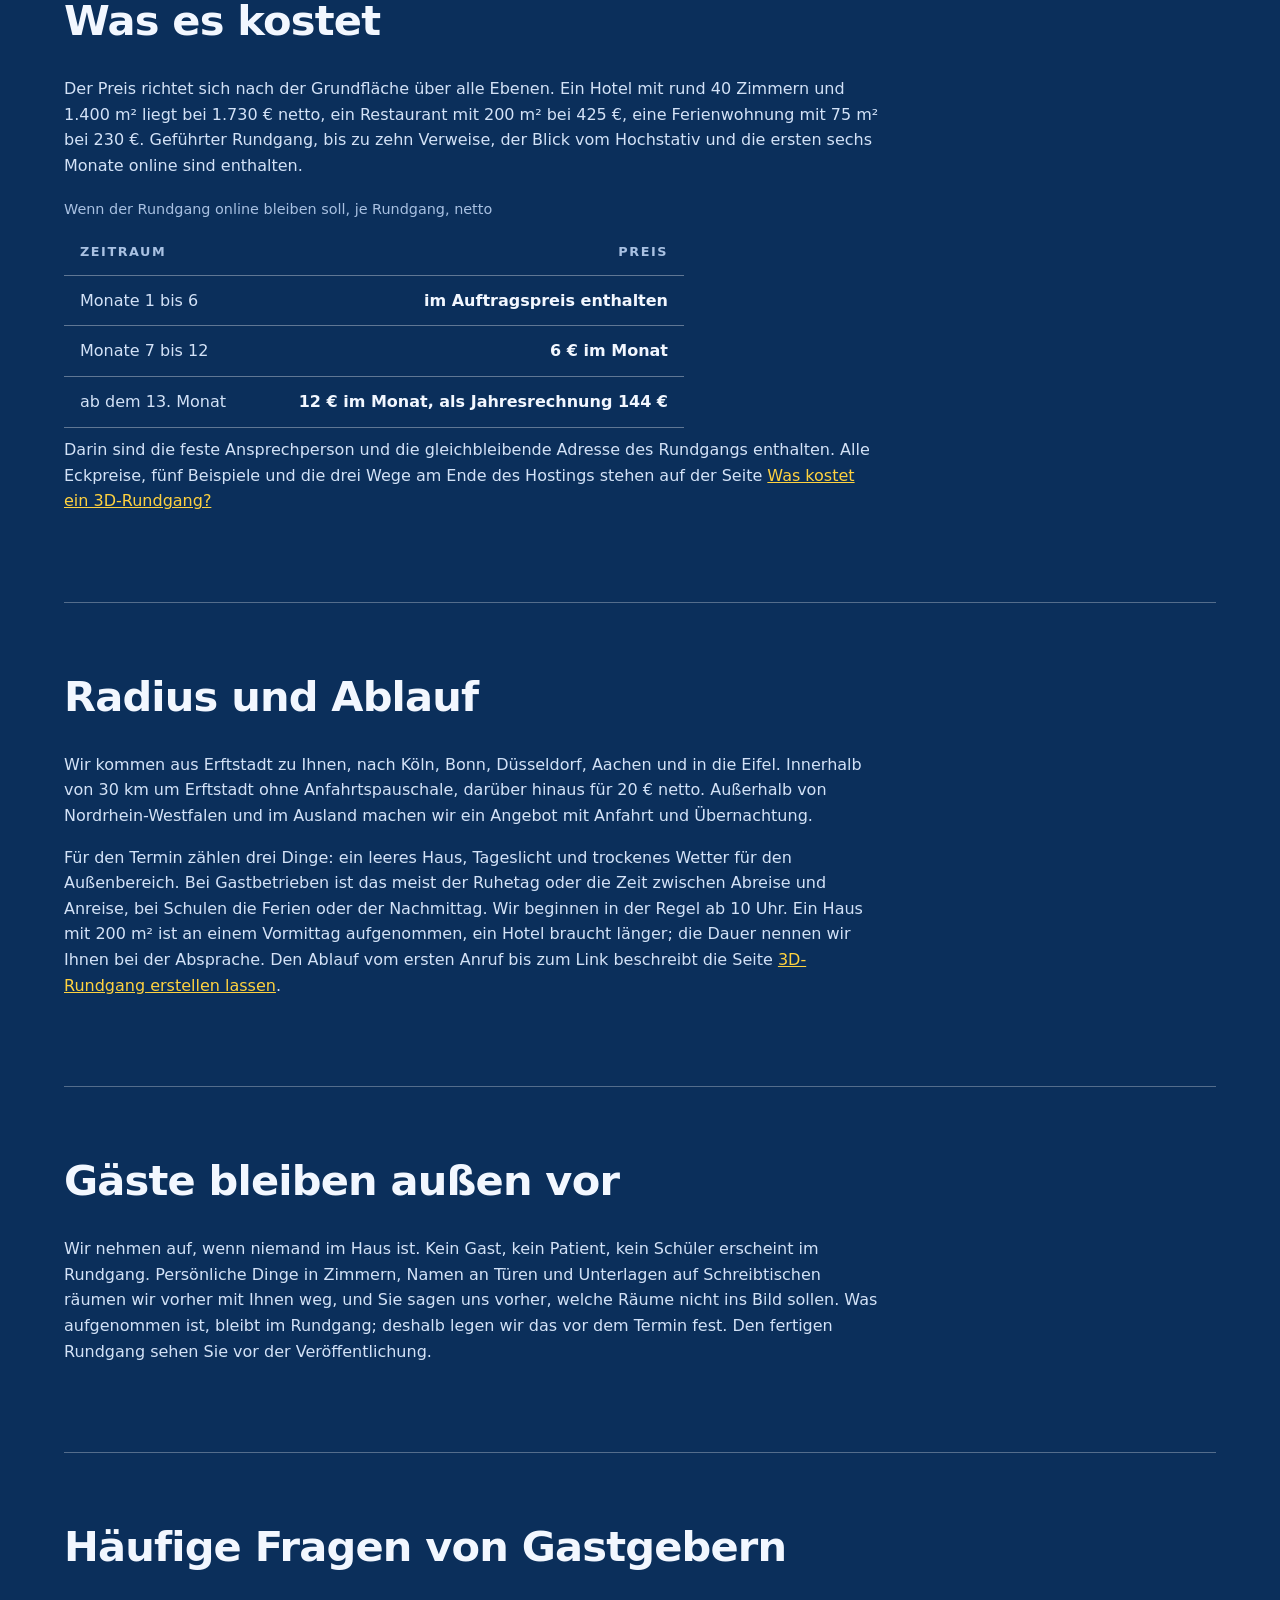
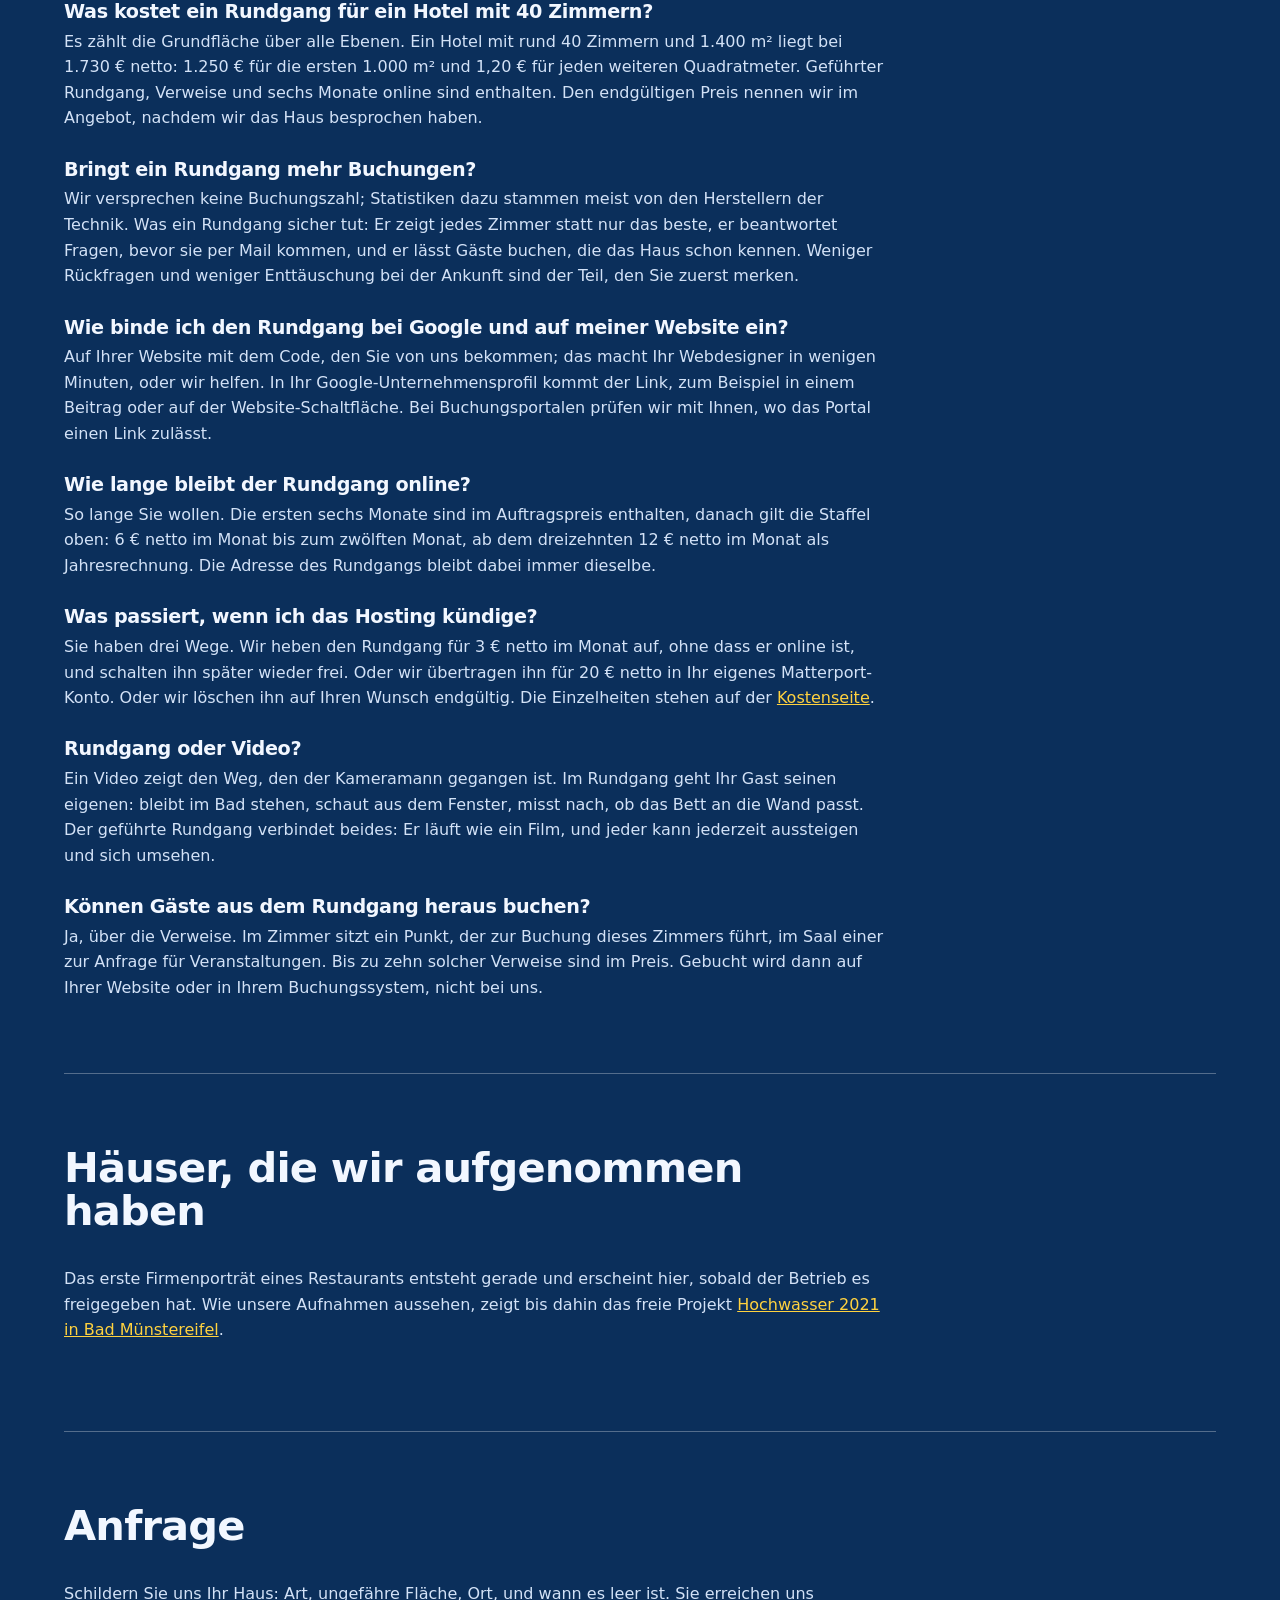
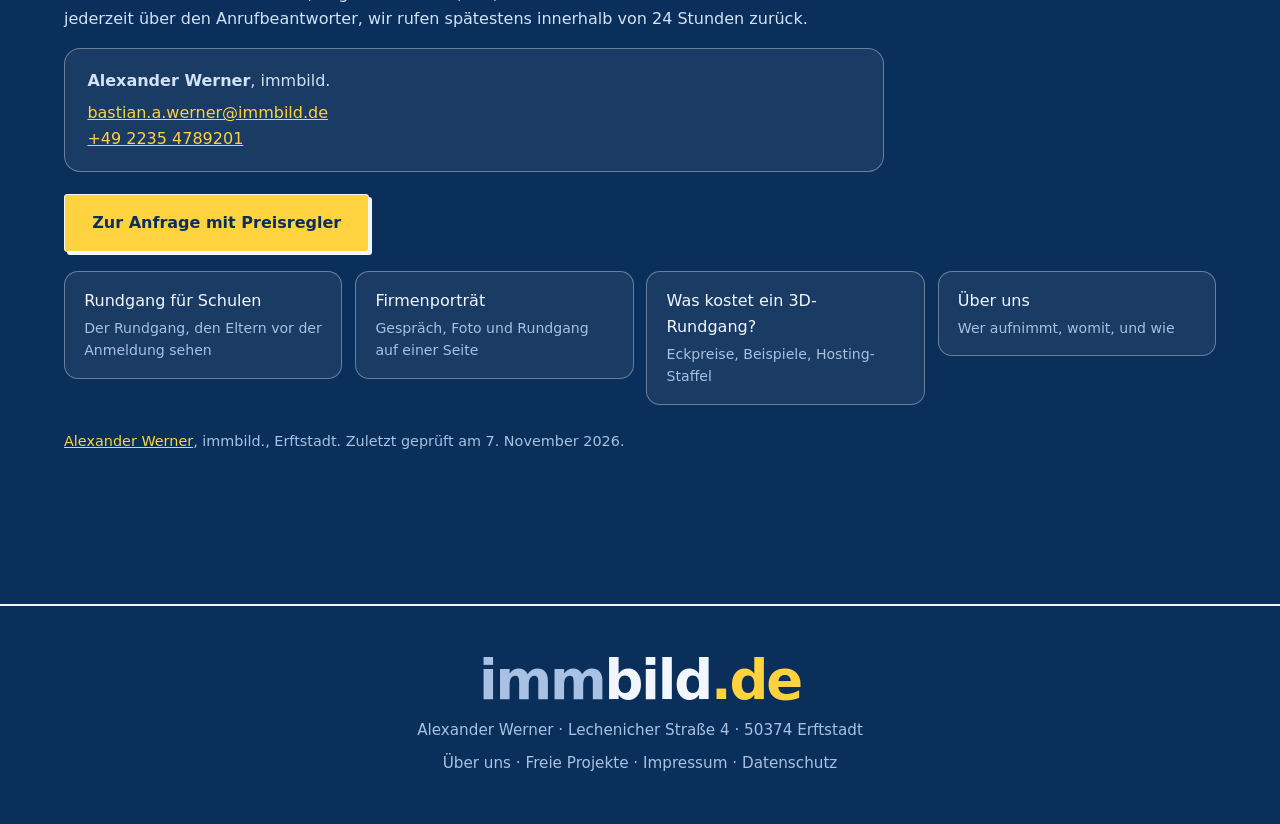
<file: rundgang-fuer-gastgeber/index.html>
<!DOCTYPE html>
<html lang="de">
<head>
  <meta charset="utf-8">
  <meta name="viewport" content="width=device-width, initial-scale=1, viewport-fit=cover">
  <title>Virtueller Rundgang für Hotels, Ferienwohnungen und Locations · dauerhaft online | immbild.</title>
  <meta name="description" content="Ihr Haus, jederzeit begehbar: virtueller Rundgang für Hotel, Ferienwohnung, Restaurant, Location, Praxis und Schule. Geführt, mit Verweisen zur Buchung, dauerhaft gehostet, ohne eigenes Konto. immbild. aus Erftstadt für Köln, Bonn, Düsseldorf, Aachen und die Eifel.">
  <meta name="theme-color" content="#f3f0e6">
  <link rel="canonical" href="https://immbild.de/rundgang-fuer-gastgeber/">
  <meta property="og:url" content="https://immbild.de/rundgang-fuer-gastgeber/">
  <meta property="og:title" content="immbild. – Rundgang für Gastgeber">
  <meta property="og:description" content="Ihr Haus, jederzeit begehbar: virtueller Rundgang für Hotel, Ferienwohnung, Restaurant, Location, Praxis und Schule. Geführt, mit Verweisen zur Buchung, dauerhaft gehostet.">
  <meta property="og:type" content="website">
  <meta property="og:locale" content="de_DE">
  <meta property="og:site_name" content="immbild.">
  <meta property="og:image" content="https://immbild.de/og-startseite.png">
  <meta property="og:image:width" content="1200">
  <meta property="og:image:height" content="630">
  <meta property="og:image:alt" content="immbild.de: Rundgang für Gastgeber">
  <meta name="twitter:card" content="summary_large_image">
  <meta name="twitter:title" content="immbild. – Rundgang für Gastgeber">
  <meta name="twitter:description" content="Ihr Haus, jederzeit begehbar: virtueller Rundgang für Hotel, Ferienwohnung, Restaurant, Location, Praxis und Schule. Geführt, mit Verweisen zur Buchung, dauerhaft gehostet.">
  <meta name="twitter:image" content="https://immbild.de/og-startseite.png">
  <link rel="icon" href="data:image/svg+xml,%3Csvg xmlns='http://www.w3.org/2000/svg' viewBox='0 0 32 32'%3E%3Crect width='32' height='32' rx='8' fill='%2307080a'/%3E%3Ccircle cx='16' cy='16' r='9' fill='none' stroke='%23f1d252' stroke-width='3'/%3E%3Cpath d='M16 10v6h5' fill='none' stroke='%23f1d252' stroke-width='3' stroke-linecap='round'/%3E%3C/svg%3E">
  <script>
/* Darstellung: tagsüber Papier, nachts Blaupause (nach der Sonne über Erftstadt), außer man hat selbst gewählt (gilt für diesen Besuch) */
(function(){var R=document.documentElement,S=null,mem=null;try{S=window.sessionStorage;S.getItem('look');}catch(e){S=null;}
function get(){var v=null;try{v=S?S.getItem('look'):mem;}catch(e){v=mem;}return(v==='papier'||v==='blaupause')?v:null;}
function set(v){mem=v;try{if(S)S.setItem('look',v);}catch(e){}}
function sun(d){d=d||new Date();var r=Math.PI/180,lat=50.83*r,lng=6.8,
n=Math.floor((Date.UTC(d.getUTCFullYear(),d.getUTCMonth(),d.getUTCDate())-Date.UTC(d.getUTCFullYear(),0,0))/864e5),g=2*Math.PI/365*(n-1),
eq=229.18*(0.000075+0.001868*Math.cos(g)-0.032077*Math.sin(g)-0.014615*Math.cos(2*g)-0.040849*Math.sin(2*g)),
dc=0.006918-0.399912*Math.cos(g)+0.070257*Math.sin(g)-0.006758*Math.cos(2*g)+0.000907*Math.sin(2*g)-0.002697*Math.cos(3*g)+0.00148*Math.sin(3*g),
ha=Math.acos(Math.cos(90.833*r)/(Math.cos(lat)*Math.cos(dc))-Math.tan(lat)*Math.tan(dc))/r,
noon=720-4*lng-eq,m=d.getUTCHours()*60+d.getUTCMinutes()+d.getUTCSeconds()/60;
return(m>=noon-4*ha&&m<noon+4*ha)?'papier':'blaupause';}
var q=new URLSearchParams(location.search).get('look');if(q==='nacht')q='blaupause';
if(q==='auto'){mem=null;try{if(S)S.removeItem('look');}catch(e){}}else if(q==='papier'||q==='blaupause')set(q);
window.immLook={sun:sun,manual:get,set:set};
R.dataset.look=get()||sun();})();
</script>
  <link rel="stylesheet" href="/style.css">
  <link rel="stylesheet" href="/freie-projekte/freie-projekte.css">
  <link rel="stylesheet" href="/seiten.css?v=261107">
  <script type="application/ld+json">
  {
    "@context": "https://schema.org",
    "@type": "Service",
    "name": "Virtueller Rundgang für Gastgeber (Hotel, Ferienwohnung, Restaurant, Location, Praxis, Schule)",
    "serviceType": "3D-Rundgang",
    "provider": { "@id": "https://immbild.de/#firma" },
    "areaServed": ["Erftstadt", "Köln", "Bonn", "Düsseldorf", "Aachen", "Rhein-Erft-Kreis", "Kreis Euskirchen", "Eifel"],
    "audience": { "@type": "BusinessAudience", "audienceType": "Hotels, Ferienwohnungen, Gastronomie, Veranstaltungsorte, Praxen, Schulen" },
    "offers": {
      "@type": "Offer",
      "priceCurrency": "EUR",
      "description": "Rundgang nach Grundfläche ab 180 € netto; Hotel mit rund 40 Zimmern und 1.400 m² zum Beispiel 1.730 € netto; dauerhaft online ab dem 13. Monat für 12 € netto im Monat",
      "priceSpecification": { "@type": "PriceSpecification", "minPrice": 180, "priceCurrency": "EUR", "valueAddedTaxIncluded": false }
    }
  }
  </script>
</head>
<body>
<a class="skip" href="#main">Zum Inhalt springen</a>
<header class="site-header scrolled fp-header">
  <a class="logo" href="/" aria-label="immbild.de Startseite">imm<b>bild</b><i>.de</i></a>
  <div class="look" role="group" aria-label="Darstellung" title="Tagsüber Papier, nachts Blaupause – automatisch, bis Sie selbst wählen">
    <button type="button" data-look="papier" aria-pressed="true">Papier</button>
    <button type="button" data-look="blaupause" aria-pressed="false">Blaupause</button>
  </div>
  <a class="fp-back" href="/" aria-label="Zur Startseite">← <span>Zur Startseite</span></a>
</header>
<main id="main" class="fp-main">
  <div class="fp-intro">
    <p class="fp-badge">Für Gastgeber und Betreiber · Köln, Bonn, Düsseldorf, Aachen, Eifel</p>
    <h1>Ihr Haus, jederzeit begehbar. Rundgänge für Gastgeber, <span class="grad">die bleiben.</span></h1>
    <blockquote class="s-zitat">
      <p>„Die Leute buchen nicht, weil sie nicht wissen, wie es bei uns aussieht. Fotos zeigen immer nur das beste Zimmer. Und für jede Besichtigung muss jemand Zeit haben.“</p>
      <small>So beschreiben Gastgeber uns ihre Lage, bevor wir kommen.</small>
    </blockquote>
    <p class="fp-lead">Ein virtueller Rundgang durch Ihr ganzes Haus löst das: Gäste gehen vor der Buchung online hinein, sehen jedes Zimmer und nicht nur das schönste, und niemand muss für eine Besichtigung Zeit haben. Der Rundgang liegt auf Ihrer Website, in Ihrem Google-Profil und überall, wo ein Link hinpasst. Und er bleibt dort, mit derselben Adresse, über Jahre.</p>
  </div>

  <section class="fp-section" aria-labelledby="h-anders">
    <h2 id="h-anders">Was bei uns anders ist</h2>
    <ul class="s-list">
      <li><b>Geführt, nicht nur begehbar.</b> Auf Wunsch legen wir einen Weg durch Ihr Haus fest: vom Eingang über die Rezeption in die Zimmer, in den Frühstücksraum, auf die Terrasse. Ihr Gast drückt auf Start und wird geführt, kann aber jederzeit anhalten und sich umsehen.</li>
      <li><b>Verweise zur Buchung.</b> An passenden Stellen setzen wir Punkte, die weiterführen: im Zimmer zur Buchung, im Gastraum zur Speisekarte, im Saal zur Anfrage für Feiern. Bis zu zehn Verweise sind im Preis.</li>
      <li><b>Garten, Terrasse, Hof.</b> Nach Absprache nehmen wir den Außenbereich mit auf, damit der Rundgang nicht an der Tür endet.</li>
      <li><b>Die Höhe, ohne Drohne.</b> Dach, Dachterrasse und Lage im Ort zeigen wir vom Hochstativ aus, auch dort, wo Drohnen nicht fliegen dürfen.</li>
      <li><b>Ein kurzer Film dazu.</b> Aus dem Rundgang erzeugen wir einen Kurzfilm von rund zehn Sekunden für Ihre Website und Ihre sozialen Medien, ohne Aufpreis.</li>
      <li><b>Gehostet, mit Ansprechperson.</b> Wir halten den Rundgang im Netz, kümmern uns um Änderungen und bleiben erreichbar. Ein eigenes Matterport-Konto brauchen Sie nicht, und Sie müssen keine Software lernen.</li>
    </ul>
  </section>

  <section class="fp-section" aria-labelledby="h-haeuser">
    <h2 id="h-haeuser">Für welche Häuser wir Rundgänge machen</h2>
    <h3>Hotel und Pension</h3>
    <p>Ein Hotel hat zwanzig Fotos und vierzig Zimmer. Der Rundgang zeigt alle: das Zimmer zum Hof und das zur Straße, das Bad, den Weg zum Frühstück, die Sauna im Keller. Gäste, die vorher durchgegangen sind, buchen das Zimmer, das zu ihnen passt, und fragen weniger nach. Aufgenommen wird, wenn das Haus leer ist, zum Beispiel zwischen Abreise und Anreise oder in der ruhigen Zeit.</p>
    <h3>Ferienwohnung und Ferienhaus</h3>
    <p>Wer eine Ferienwohnung bucht, will wissen, wie groß die Küche wirklich ist, ob das Kinderzimmer neben dem Schlafzimmer liegt und wie weit es zur Terrasse ist. Der Rundgang beantwortet das, bevor die Frage per Mail kommt. Er passt als Link in jede Anfrage-Antwort, auf Ihre Website und in Ihr Google-Profil.</p>
    <h3>Restaurant, Café und Veranstaltungsort</h3>
    <p>Für ein Fest, eine Tagung oder eine Hochzeit sieht man sich den Raum vorher an. Mit dem Rundgang passiert das online, zu jeder Uhrzeit: der Saal leer und gedeckt, die Terrasse, die Bühne, die Küche, wenn Sie sie zeigen wollen. Verweise führen zur Speisekarte und zur Anfrage. Aufgenommen wird am Ruhetag, damit kein Gast im Bild ist.</p>
    <h3>Praxis und Betrieb</h3>
    <p>Patienten und Kunden kommen leichter, wenn sie den Ort schon kennen: den Empfang, das Wartezimmer, die Werkstatt, den Ausstellungsraum. Ein Rundgang nimmt die Schwelle. Für Betriebe, die auch zeigen wollen, wer dahintersteht, gibt es das <a href="/firmenportraet/">Firmenporträt</a>: Gespräch, Porträtfoto und Rundgang auf einer Seite.</p>
    <h3>Schulen</h3>
    <p>Der Tag der offenen Tür ist ein Tag. Der Rundgang zeigt Eltern und Kindern das Schulhaus das ganze Jahr: Klassenräume, Mensa, Turnhalle, Pausenhof, ohne Personen im Bild. Was dabei zu beachten ist, vom Schulträger bis zur Aufnahme in den Ferien, steht auf der Seite <a href="/rundgang-fuer-gastgeber/schulen/">Rundgang für Schulen</a>.</p>
  </section>

  <section class="fp-section" aria-labelledby="h-einbinden">
    <h2 id="h-einbinden">Wo der Rundgang hinkommt</h2>
    <p>Sie bekommen von uns einen Link und einen Code. Der <b>Code</b> zeigt den Rundgang direkt auf Ihrer Website, in der Größe, die Sie wollen. Der <b>Link</b> passt überall sonst hin: in Ihr Google-Unternehmensprofil, in die Antwort auf eine Anfrage, in den Newsletter, in die Signatur. Bei Buchungsportalen hängt es vom Portal ab, ob und wo ein Link zugelassen ist; das prüfen wir mit Ihnen für Ihr Portal. Wichtig ist: Die Adresse des Rundgangs bleibt dieselbe, solange wir ihn hosten. Was Sie einmal verlinkt haben, funktioniert in fünf Jahren noch.</p>
  </section>

  <section class="fp-section" aria-labelledby="h-kosten">
    <h2 id="h-kosten">Was es kostet</h2>
    <p>Der Preis richtet sich nach der Grundfläche über alle Ebenen. Ein Hotel mit rund 40 Zimmern und 1.400&nbsp;m² liegt bei 1.730&nbsp;€ netto, ein Restaurant mit 200&nbsp;m² bei 425&nbsp;€, eine Ferienwohnung mit 75&nbsp;m² bei 230&nbsp;€. Geführter Rundgang, bis zu zehn Verweise, der Blick vom Hochstativ und die ersten sechs Monate online sind enthalten.</p>
    <table class="s-table">
      <caption>Wenn der Rundgang online bleiben soll, je Rundgang, netto</caption>
      <thead><tr><th scope="col">Zeitraum</th><th scope="col">Preis</th></tr></thead>
      <tbody>
        <tr><td>Monate 1 bis 6</td><td>im Auftragspreis enthalten</td></tr>
        <tr><td>Monate 7 bis 12</td><td>6&nbsp;€ im Monat</td></tr>
        <tr><td>ab dem 13. Monat</td><td>12&nbsp;€ im Monat, als Jahresrechnung 144&nbsp;€</td></tr>
      </tbody>
    </table>
    <p>Darin sind die feste Ansprechperson und die gleichbleibende Adresse des Rundgangs enthalten. Alle Eckpreise, fünf Beispiele und die drei Wege am Ende des Hostings stehen auf der Seite <a href="/3d-rundgang-kosten/">Was kostet ein 3D-Rundgang?</a></p>
  </section>

  <section class="fp-section" aria-labelledby="h-ablauf">
    <h2 id="h-ablauf">Radius und Ablauf</h2>
    <p>Wir kommen aus Erftstadt zu Ihnen, nach Köln, Bonn, Düsseldorf, Aachen und in die Eifel. Innerhalb von 30 km um Erftstadt ohne Anfahrtspauschale, darüber hinaus für 20&nbsp;€ netto. Außerhalb von Nordrhein-Westfalen und im Ausland machen wir ein Angebot mit Anfahrt und Übernachtung.</p>
    <p>Für den Termin zählen drei Dinge: ein leeres Haus, Tageslicht und trockenes Wetter für den Außenbereich. Bei Gastbetrieben ist das meist der Ruhetag oder die Zeit zwischen Abreise und Anreise, bei Schulen die Ferien oder der Nachmittag. Wir beginnen in der Regel ab 10 Uhr. Ein Haus mit 200&nbsp;m² ist an einem Vormittag aufgenommen, ein Hotel braucht länger; die Dauer nennen wir Ihnen bei der Absprache. Den Ablauf vom ersten Anruf bis zum Link beschreibt die Seite <a href="/3d-rundgang-erstellen-lassen/">3D-Rundgang erstellen lassen</a>.</p>
  </section>

  <section class="fp-section" aria-labelledby="h-datenschutz">
    <h2 id="h-datenschutz">Gäste bleiben außen vor</h2>
    <p>Wir nehmen auf, wenn niemand im Haus ist. Kein Gast, kein Patient, kein Schüler erscheint im Rundgang. Persönliche Dinge in Zimmern, Namen an Türen und Unterlagen auf Schreibtischen räumen wir vorher mit Ihnen weg, und Sie sagen uns vorher, welche Räume nicht ins Bild sollen. Was aufgenommen ist, bleibt im Rundgang; deshalb legen wir das vor dem Termin fest. Den fertigen Rundgang sehen Sie vor der Veröffentlichung.</p>
  </section>

  <section class="fp-section s-faq" aria-labelledby="h-fragen">
    <h2 id="h-fragen">Häufige Fragen von Gastgebern</h2>
    <h3>Was kostet ein Rundgang für ein Hotel mit 40 Zimmern?</h3>
    <p>Es zählt die Grundfläche über alle Ebenen. Ein Hotel mit rund 40 Zimmern und 1.400&nbsp;m² liegt bei 1.730&nbsp;€ netto: 1.250&nbsp;€ für die ersten 1.000&nbsp;m² und 1,20&nbsp;€ für jeden weiteren Quadratmeter. Geführter Rundgang, Verweise und sechs Monate online sind enthalten. Den endgültigen Preis nennen wir im Angebot, nachdem wir das Haus besprochen haben.</p>
    <h3>Bringt ein Rundgang mehr Buchungen?</h3>
    <p>Wir versprechen keine Buchungszahl; Statistiken dazu stammen meist von den Herstellern der Technik. Was ein Rundgang sicher tut: Er zeigt jedes Zimmer statt nur das beste, er beantwortet Fragen, bevor sie per Mail kommen, und er lässt Gäste buchen, die das Haus schon kennen. Weniger Rückfragen und weniger Enttäuschung bei der Ankunft sind der Teil, den Sie zuerst merken.</p>
    <h3>Wie binde ich den Rundgang bei Google und auf meiner Website ein?</h3>
    <p>Auf Ihrer Website mit dem Code, den Sie von uns bekommen; das macht Ihr Webdesigner in wenigen Minuten, oder wir helfen. In Ihr Google-Unternehmensprofil kommt der Link, zum Beispiel in einem Beitrag oder auf der Website-Schaltfläche. Bei Buchungsportalen prüfen wir mit Ihnen, wo das Portal einen Link zulässt.</p>
    <h3>Wie lange bleibt der Rundgang online?</h3>
    <p>So lange Sie wollen. Die ersten sechs Monate sind im Auftragspreis enthalten, danach gilt die Staffel oben: 6&nbsp;€ netto im Monat bis zum zwölften Monat, ab dem dreizehnten 12&nbsp;€ netto im Monat als Jahresrechnung. Die Adresse des Rundgangs bleibt dabei immer dieselbe.</p>
    <h3>Was passiert, wenn ich das Hosting kündige?</h3>
    <p>Sie haben drei Wege. Wir heben den Rundgang für 3&nbsp;€ netto im Monat auf, ohne dass er online ist, und schalten ihn später wieder frei. Oder wir übertragen ihn für 20&nbsp;€ netto in Ihr eigenes Matterport-Konto. Oder wir löschen ihn auf Ihren Wunsch endgültig. Die Einzelheiten stehen auf der <a href="/3d-rundgang-kosten/">Kostenseite</a>.</p>
    <h3>Rundgang oder Video?</h3>
    <p>Ein Video zeigt den Weg, den der Kameramann gegangen ist. Im Rundgang geht Ihr Gast seinen eigenen: bleibt im Bad stehen, schaut aus dem Fenster, misst nach, ob das Bett an die Wand passt. Der geführte Rundgang verbindet beides: Er läuft wie ein Film, und jeder kann jederzeit aussteigen und sich umsehen.</p>
    <h3>Können Gäste aus dem Rundgang heraus buchen?</h3>
    <p>Ja, über die Verweise. Im Zimmer sitzt ein Punkt, der zur Buchung dieses Zimmers führt, im Saal einer zur Anfrage für Veranstaltungen. Bis zu zehn solcher Verweise sind im Preis. Gebucht wird dann auf Ihrer Website oder in Ihrem Buchungssystem, nicht bei uns.</p>
  </section>

  <section class="fp-section" aria-labelledby="h-referenzen">
    <h2 id="h-referenzen">Häuser, die wir aufgenommen haben</h2>
    <p>Das erste Firmenporträt eines Restaurants entsteht gerade und erscheint hier, sobald der Betrieb es freigegeben hat. Wie unsere Aufnahmen aussehen, zeigt bis dahin das freie Projekt <a href="/freie-projekte/hochwasser-2021/">Hochwasser 2021 in Bad Münstereifel</a>.</p>
  </section>

  <section class="fp-section" aria-labelledby="h-anfrage">
    <h2 id="h-anfrage">Anfrage</h2>
    <p>Schildern Sie uns Ihr Haus: Art, ungefähre Fläche, Ort, und wann es leer ist. Sie erreichen uns jederzeit über den Anrufbeantworter, wir rufen spätestens innerhalb von 24 Stunden zurück.</p>
    <div class="fp-contact">
      <p><b>Alexander Werner</b>, immbild.</p>
      <p><a href="mailto:bastian.a.werner@immbild.de">bastian.a.werner@immbild.de</a><br><a href="tel:+4922354789201">+49 2235 4789201</a></p>
    </div>
    <div class="s-cta">
      <a class="btn" href="/#anfrage">Zur Anfrage mit Preisregler</a>
    </div>
    <ul class="s-weiter">
      <li><a href="/rundgang-fuer-gastgeber/schulen/">Rundgang für Schulen<small>Der Rundgang, den Eltern vor der Anmeldung sehen</small></a></li>
      <li><a href="/firmenportraet/">Firmenporträt<small>Gespräch, Foto und Rundgang auf einer Seite</small></a></li>
      <li><a href="/3d-rundgang-kosten/">Was kostet ein 3D-Rundgang?<small>Eckpreise, Beispiele, Hosting-Staffel</small></a></li>
      <li><a href="/ueber-uns/">Über uns<small>Wer aufnimmt, womit, und wie</small></a></li>
    </ul>
    <p class="s-autor"><a href="/ueber-uns/">Alexander Werner</a>, immbild., Erftstadt. Zuletzt geprüft am 7. November 2026.</p>
  </section>
</main>
<footer class="site-footer">
  <a class="logo" href="/">imm<b>bild</b><i>.de</i></a>
  <p>Alexander Werner · Lechenicher Straße 4 · 50374 Erftstadt</p>
  <p><a href="/ueber-uns/">Über uns</a> · <a href="/freie-projekte/">Freie Projekte</a> · <a href="/impressum.html">Impressum</a> · <a href="/datenschutz.html">Datenschutz</a></p>
</footer>
<script src="/freie-projekte/freie-projekte.js"></script>
<script src="/tracker.js" defer></script>
</body>
</html>
</file>
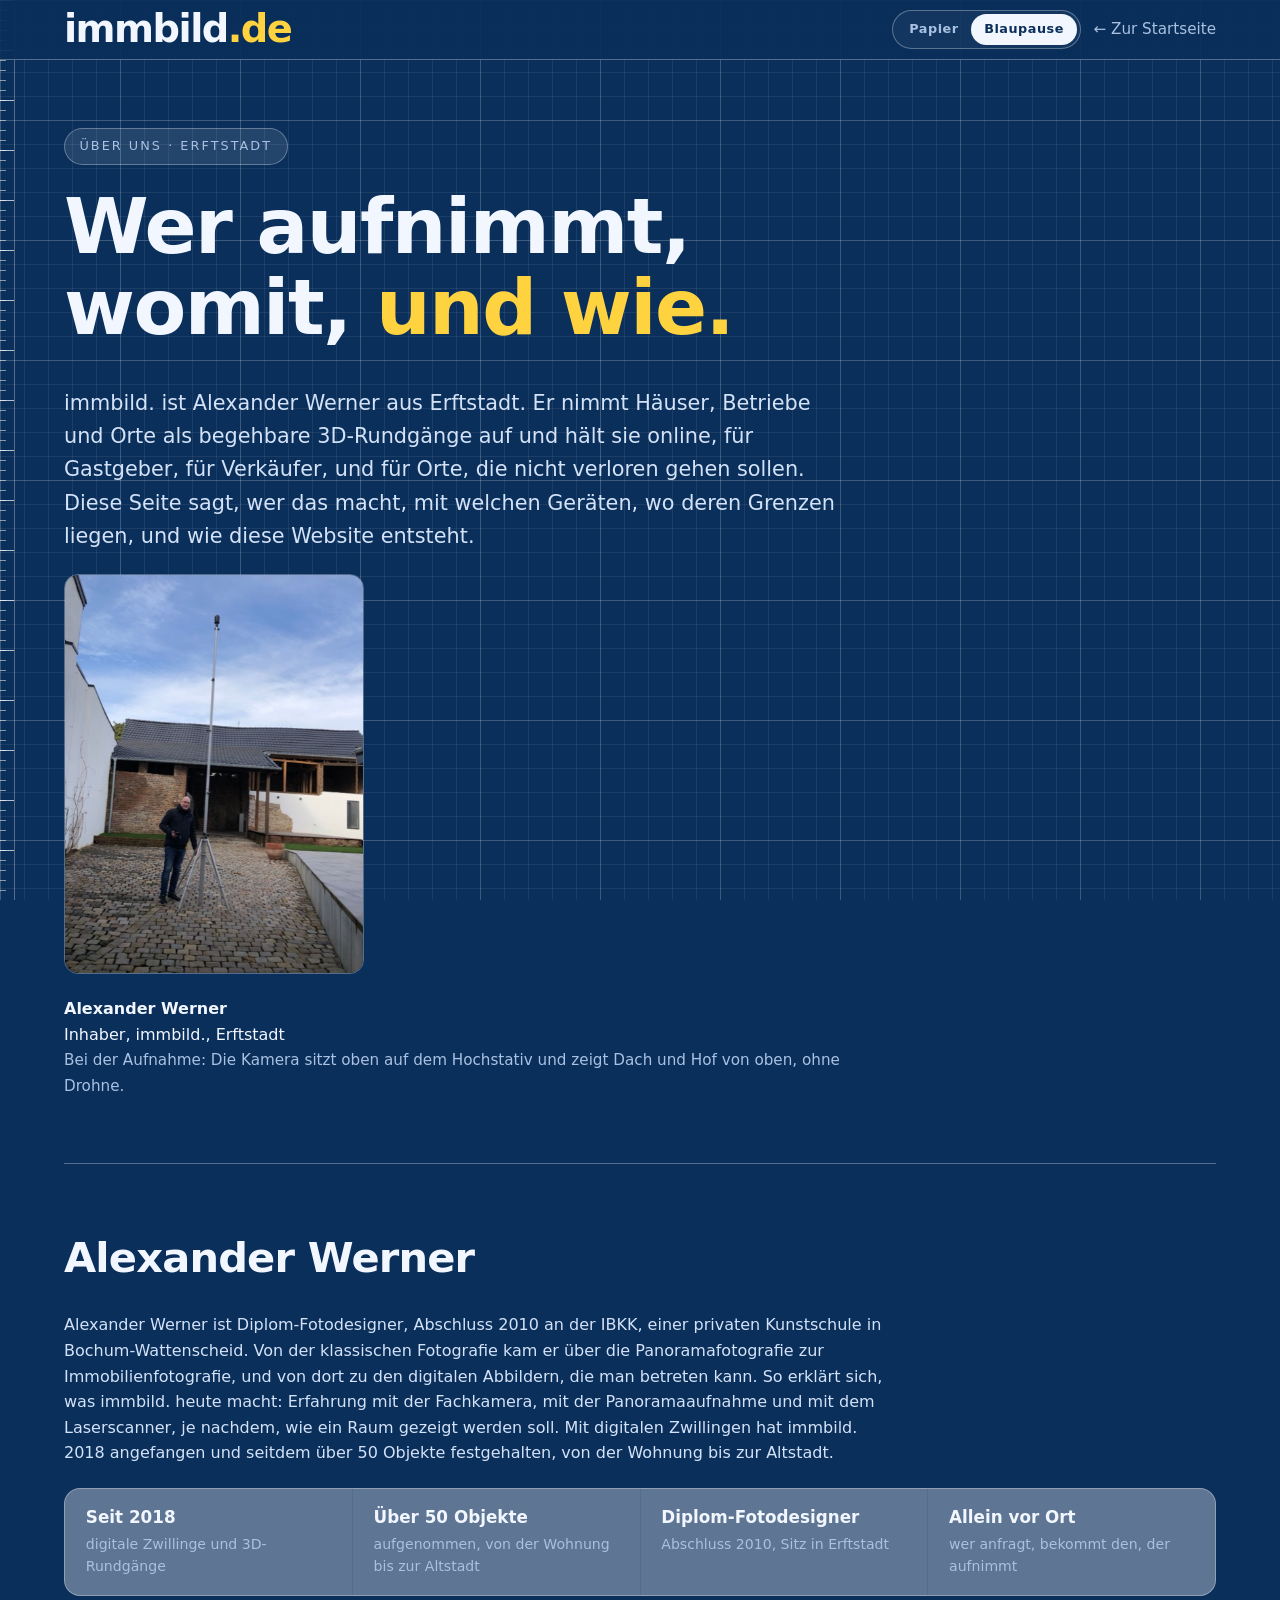
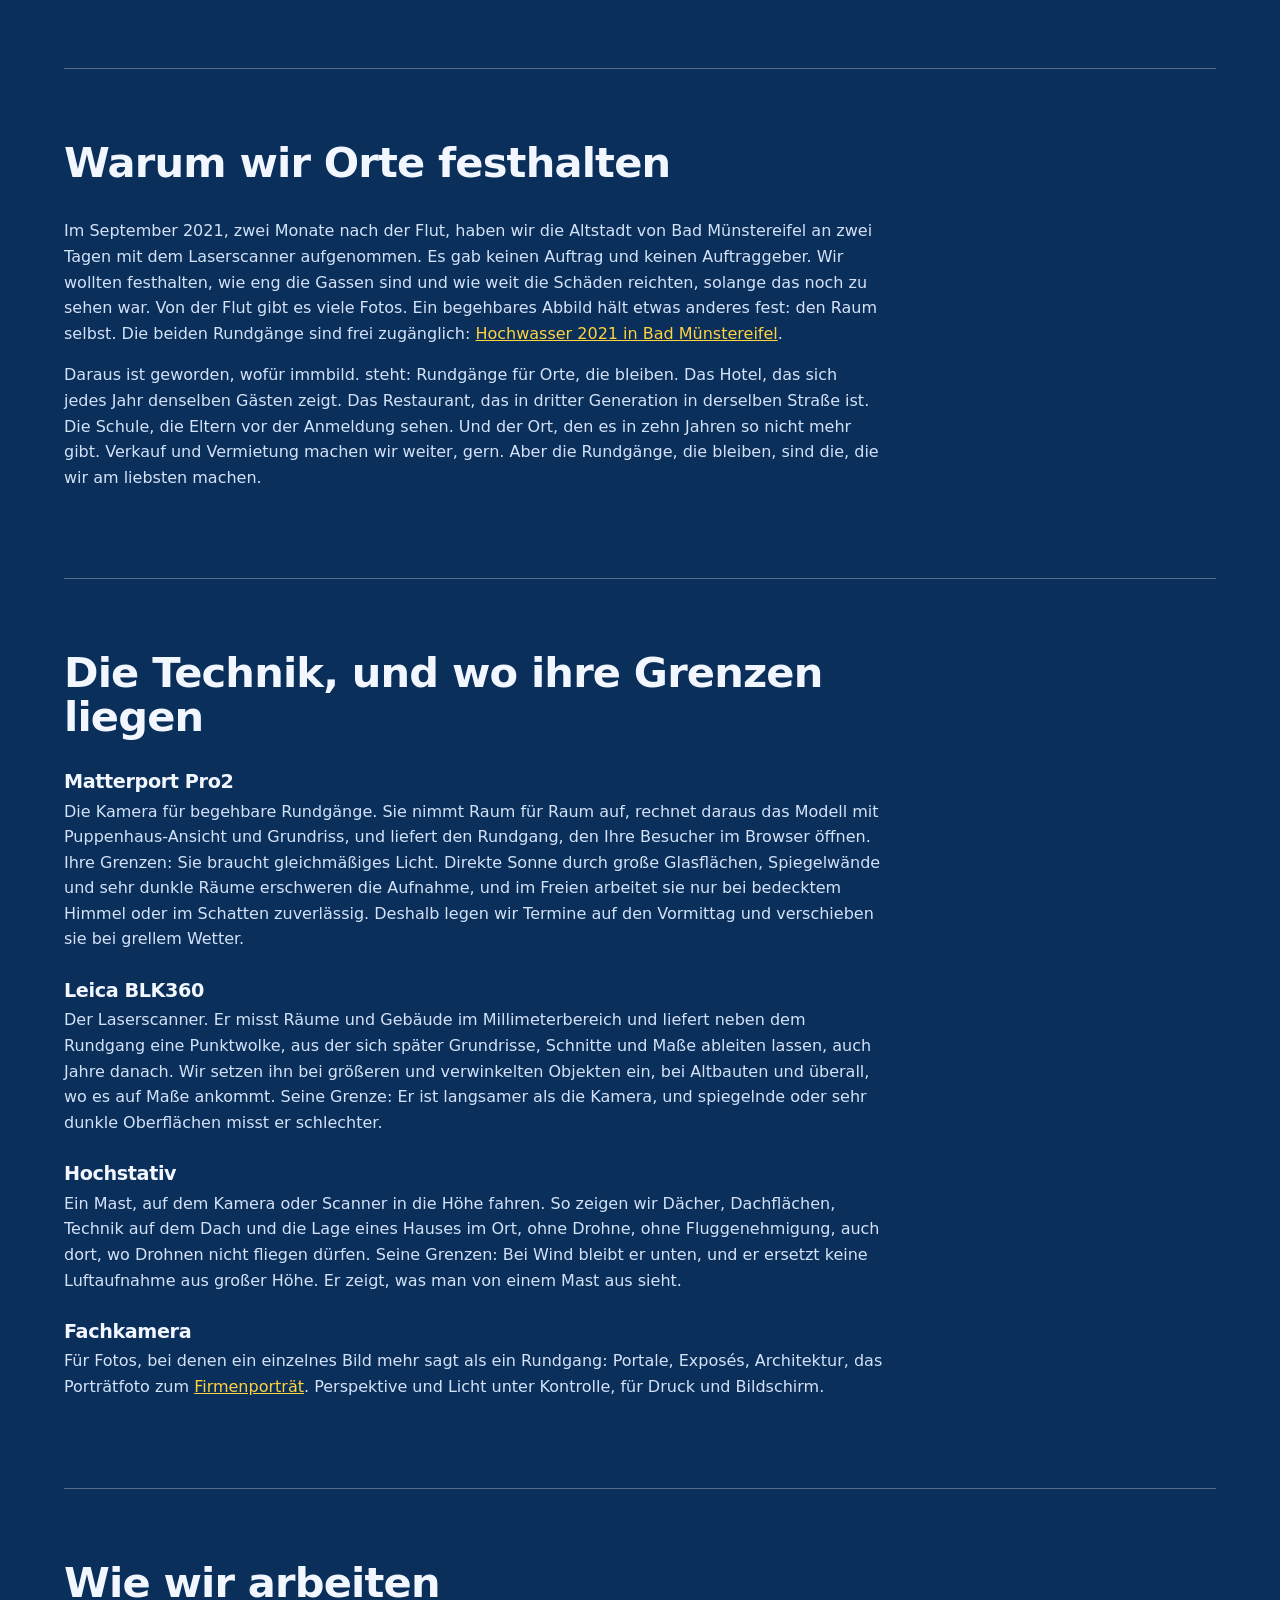
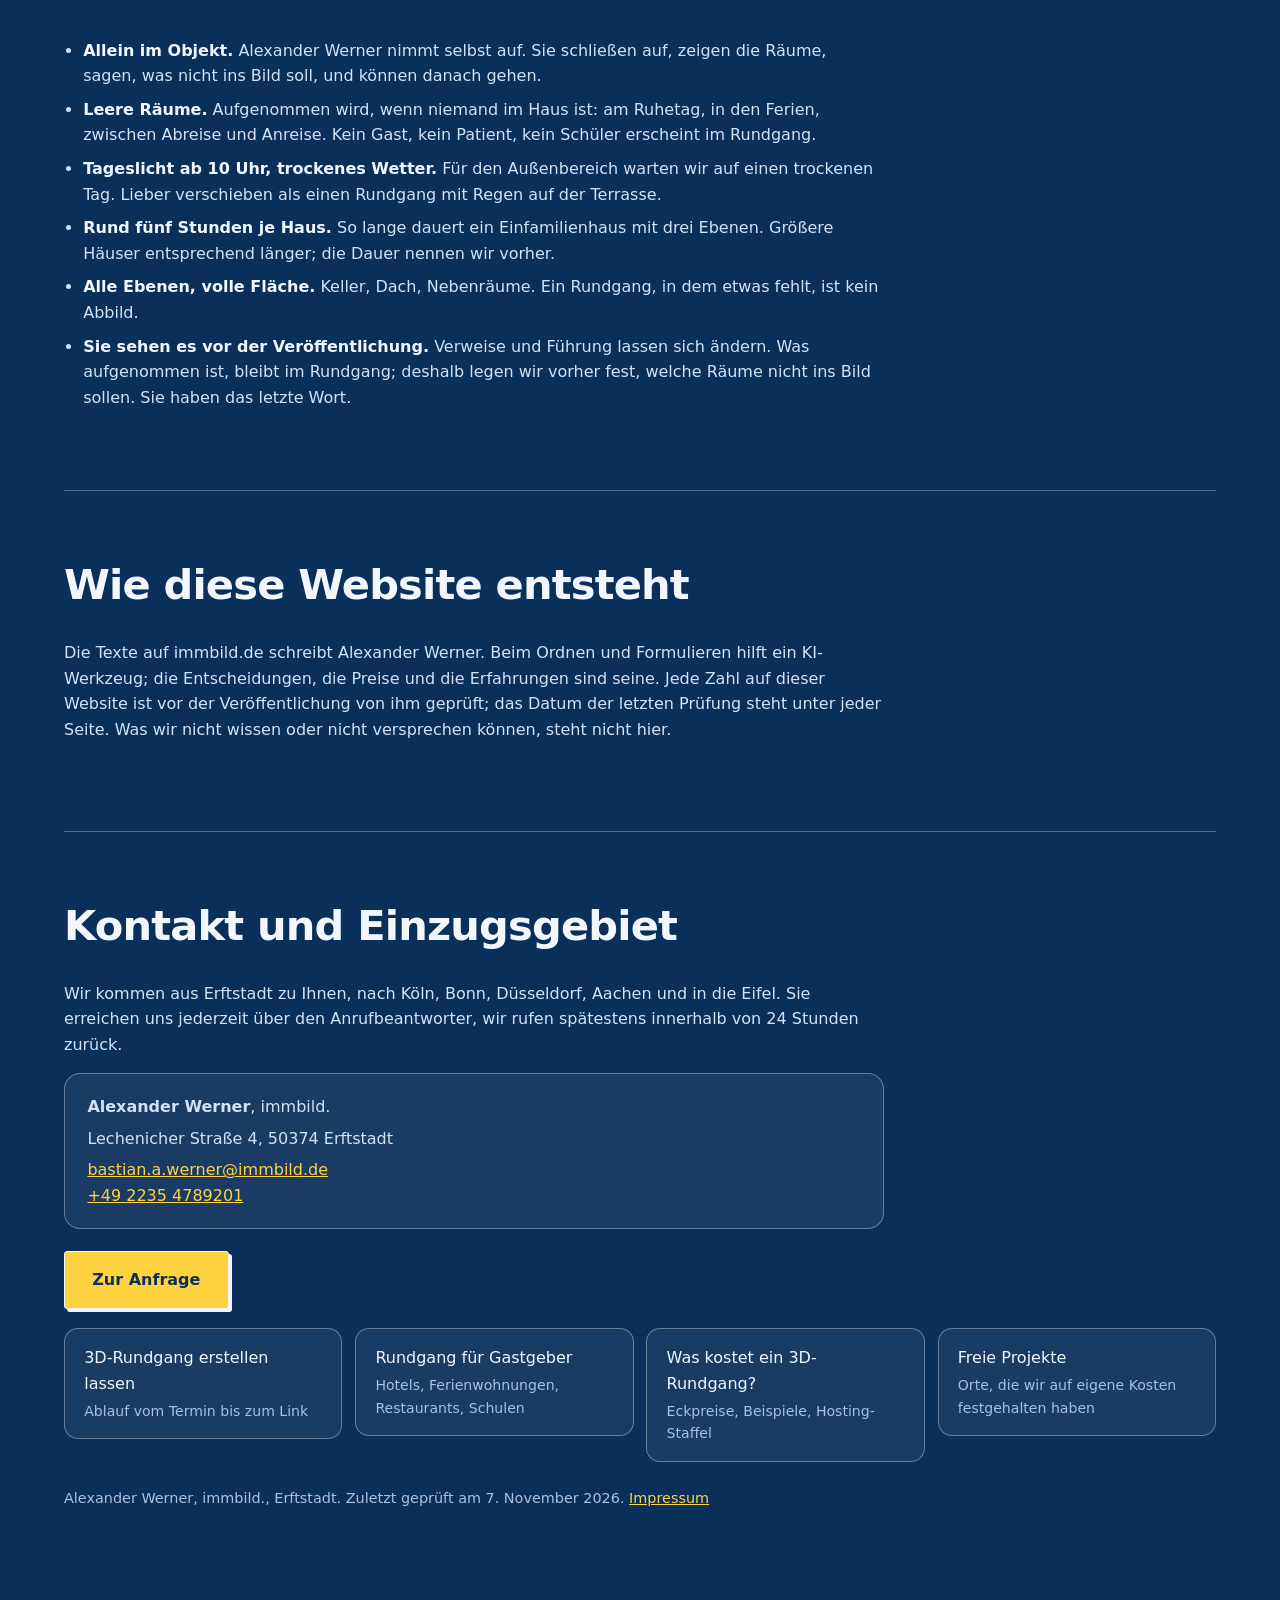
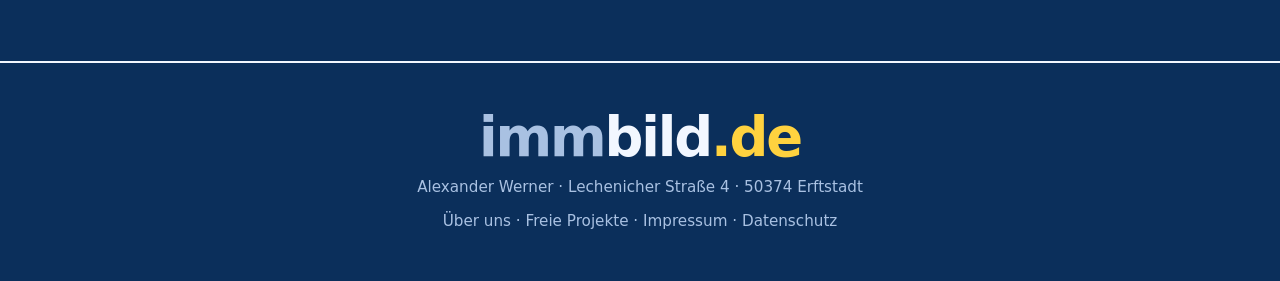
<file: ueber-uns/index.html>
<!DOCTYPE html>
<html lang="de">
<head>
  <meta charset="utf-8">
  <meta name="viewport" content="width=device-width, initial-scale=1, viewport-fit=cover">
  <title>Über uns: Alexander Werner, immbild., Erftstadt | immbild.</title>
  <meta name="description" content="Wer bei immbild. aufnimmt, womit und wie: Alexander Werner aus Erftstadt, Matterport Pro2, Leica BLK360, Fachkamera, Hochstativ. Arbeitsweise, Grenzen der Technik, Einzugsgebiet, und wie diese Website entsteht.">
  <meta name="theme-color" content="#f3f0e6">
  <link rel="canonical" href="https://immbild.de/ueber-uns/">
  <meta property="og:url" content="https://immbild.de/ueber-uns/">
  <meta property="og:title" content="immbild. – Über uns">
  <meta property="og:description" content="Wer bei immbild. aufnimmt, womit und wie: Alexander Werner aus Erftstadt, Matterport Pro2, Leica BLK360, Fachkamera, Hochstativ.">
  <meta property="og:type" content="profile">
  <meta property="og:locale" content="de_DE">
  <meta property="og:site_name" content="immbild.">
  <meta property="og:image" content="https://immbild.de/og-startseite.png">
  <meta property="og:image:width" content="1200">
  <meta property="og:image:height" content="630">
  <meta property="og:image:alt" content="immbild.de: Über uns">
  <meta name="twitter:card" content="summary_large_image">
  <meta name="twitter:title" content="immbild. – Über uns">
  <meta name="twitter:description" content="Wer bei immbild. aufnimmt, womit und wie: Alexander Werner aus Erftstadt, Matterport Pro2, Leica BLK360, Fachkamera, Hochstativ.">
  <meta name="twitter:image" content="https://immbild.de/og-startseite.png">
  <link rel="icon" href="data:image/svg+xml,%3Csvg xmlns='http://www.w3.org/2000/svg' viewBox='0 0 32 32'%3E%3Crect width='32' height='32' rx='8' fill='%2307080a'/%3E%3Ccircle cx='16' cy='16' r='9' fill='none' stroke='%23f1d252' stroke-width='3'/%3E%3Cpath d='M16 10v6h5' fill='none' stroke='%23f1d252' stroke-width='3' stroke-linecap='round'/%3E%3C/svg%3E">
  <script>
/* Darstellung: tagsüber Papier, nachts Blaupause (nach der Sonne über Erftstadt), außer man hat selbst gewählt (gilt für diesen Besuch) */
(function(){var R=document.documentElement,S=null,mem=null;try{S=window.sessionStorage;S.getItem('look');}catch(e){S=null;}
function get(){var v=null;try{v=S?S.getItem('look'):mem;}catch(e){v=mem;}return(v==='papier'||v==='blaupause')?v:null;}
function set(v){mem=v;try{if(S)S.setItem('look',v);}catch(e){}}
function sun(d){d=d||new Date();var r=Math.PI/180,lat=50.83*r,lng=6.8,
n=Math.floor((Date.UTC(d.getUTCFullYear(),d.getUTCMonth(),d.getUTCDate())-Date.UTC(d.getUTCFullYear(),0,0))/864e5),g=2*Math.PI/365*(n-1),
eq=229.18*(0.000075+0.001868*Math.cos(g)-0.032077*Math.sin(g)-0.014615*Math.cos(2*g)-0.040849*Math.sin(2*g)),
dc=0.006918-0.399912*Math.cos(g)+0.070257*Math.sin(g)-0.006758*Math.cos(2*g)+0.000907*Math.sin(2*g)-0.002697*Math.cos(3*g)+0.00148*Math.sin(3*g),
ha=Math.acos(Math.cos(90.833*r)/(Math.cos(lat)*Math.cos(dc))-Math.tan(lat)*Math.tan(dc))/r,
noon=720-4*lng-eq,m=d.getUTCHours()*60+d.getUTCMinutes()+d.getUTCSeconds()/60;
return(m>=noon-4*ha&&m<noon+4*ha)?'papier':'blaupause';}
var q=new URLSearchParams(location.search).get('look');if(q==='nacht')q='blaupause';
if(q==='auto'){mem=null;try{if(S)S.removeItem('look');}catch(e){}}else if(q==='papier'||q==='blaupause')set(q);
window.immLook={sun:sun,manual:get,set:set};
R.dataset.look=get()||sun();})();
</script>
  <link rel="stylesheet" href="/style.css">
  <link rel="stylesheet" href="/freie-projekte/freie-projekte.css">
  <link rel="stylesheet" href="/seiten.css?v=261107">
  <script type="application/ld+json">
  {
    "@context": "https://schema.org",
    "@type": "Person",
    "@id": "https://immbild.de/ueber-uns/#alexander-werner",
    "name": "Alexander Werner",
    "jobTitle": "Inhaber",
    "worksFor": { "@id": "https://immbild.de/#firma" },
    "url": "https://immbild.de/ueber-uns/",
    "image": "https://immbild.de/ueber-uns/alexander-werner-hochstativ-880.jpg",
    "email": "bastian.a.werner@immbild.de",
    "telephone": "+49 2235 4789201",
    "address": { "@type": "PostalAddress", "streetAddress": "Lechenicher Straße 4", "postalCode": "50374", "addressLocality": "Erftstadt", "addressCountry": "DE" },
    "knowsAbout": ["3D-Rundgang", "Matterport", "Laserscanning", "Leica BLK360", "Immobilienfotografie", "Architekturfotografie", "Panoramafotografie"],
    "hasCredential": { "@type": "EducationalOccupationalCredential", "name": "Diplom-Fotodesigner", "dateCreated": "2010", "recognizedBy": { "@type": "Organization", "name": "IBKK", "address": { "@type": "PostalAddress", "addressLocality": "Bochum", "addressCountry": "DE" } } }
  }
  </script>
</head>
<body>
<a class="skip" href="#main">Zum Inhalt springen</a>
<header class="site-header scrolled fp-header">
  <a class="logo" href="/" aria-label="immbild.de Startseite">imm<b>bild</b><i>.de</i></a>
  <div class="look" role="group" aria-label="Darstellung" title="Tagsüber Papier, nachts Blaupause – automatisch, bis Sie selbst wählen">
    <button type="button" data-look="papier" aria-pressed="true">Papier</button>
    <button type="button" data-look="blaupause" aria-pressed="false">Blaupause</button>
  </div>
  <a class="fp-back" href="/" aria-label="Zur Startseite">← <span>Zur Startseite</span></a>
</header>
<main id="main" class="fp-main">
  <div class="fp-intro">
    <p class="fp-badge">Über uns · Erftstadt</p>
    <h1>Wer aufnimmt, womit, <span class="grad">und wie.</span></h1>
    <p class="fp-lead">immbild. ist Alexander Werner aus Erftstadt. Er nimmt Häuser, Betriebe und Orte als begehbare 3D-Rundgänge auf und hält sie online, für Gastgeber, für Verkäufer, und für Orte, die nicht verloren gehen sollen. Diese Seite sagt, wer das macht, mit welchen Geräten, wo deren Grenzen liegen, und wie diese Website entsteht.</p>
    <div class="s-portrait">
      <img class="hoch" src="/ueber-uns/alexander-werner-hochstativ-440.jpg" srcset="/ueber-uns/alexander-werner-hochstativ-440.jpg 440w, /ueber-uns/alexander-werner-hochstativ-880.jpg 880w" sizes="(max-width: 340px) 90vw, 300px" width="439" height="586" alt="Alexander Werner neben dem ausgefahrenen Hochstativ mit der Matterport-Kamera in einem gepflasterten Innenhof vor einer alten Scheune" loading="lazy" decoding="async">
      <div><b>Alexander Werner</b><br>Inhaber, immbild., Erftstadt<br><span class="s-note">Bei der Aufnahme: Die Kamera sitzt oben auf dem Hochstativ und zeigt Dach und Hof von oben, ohne Drohne.</span></div>
    </div>
  </div>

  <section class="fp-section" aria-labelledby="h-wer">
    <h2 id="h-wer">Alexander Werner</h2>
    <p>Alexander Werner ist Diplom-Fotodesigner, Abschluss 2010 an der IBKK, einer privaten Kunstschule in Bochum-Wattenscheid. Von der klassischen Fotografie kam er über die Panoramafotografie zur Immobilienfotografie, und von dort zu den digitalen Abbildern, die man betreten kann. So erklärt sich, was immbild. heute macht: Erfahrung mit der Fachkamera, mit der Panoramaaufnahme und mit dem Laserscanner, je nachdem, wie ein Raum gezeigt werden soll. Mit digitalen Zwillingen hat immbild. 2018 angefangen und seitdem über 50 Objekte festgehalten, von der Wohnung bis zur Altstadt.</p>
    <ul class="s-fakten">
      <li><b>Seit 2018</b><small>digitale Zwillinge und 3D-Rundgänge</small></li>
      <li><b>Über 50 Objekte</b><small>aufgenommen, von der Wohnung bis zur Altstadt</small></li>
      <li><b>Diplom-Fotodesigner</b><small>Abschluss 2010, Sitz in Erftstadt</small></li>
      <li><b>Allein vor Ort</b><small>wer anfragt, bekommt den, der aufnimmt</small></li>
    </ul>
  </section>

  <section class="fp-section" aria-labelledby="h-warum">
    <h2 id="h-warum">Warum wir Orte festhalten</h2>
    <p>Im September 2021, zwei Monate nach der Flut, haben wir die Altstadt von Bad Münstereifel an zwei Tagen mit dem Laserscanner aufgenommen. Es gab keinen Auftrag und keinen Auftraggeber. Wir wollten festhalten, wie eng die Gassen sind und wie weit die Schäden reichten, solange das noch zu sehen war. Von der Flut gibt es viele Fotos. Ein begehbares Abbild hält etwas anderes fest: den Raum selbst. Die beiden Rundgänge sind frei zugänglich: <a href="/freie-projekte/hochwasser-2021/">Hochwasser 2021 in Bad Münstereifel</a>.</p>
    <p>Daraus ist geworden, wofür immbild. steht: Rundgänge für Orte, die bleiben. Das Hotel, das sich jedes Jahr denselben Gästen zeigt. Das Restaurant, das in dritter Generation in derselben Straße ist. Die Schule, die Eltern vor der Anmeldung sehen. Und der Ort, den es in zehn Jahren so nicht mehr gibt. Verkauf und Vermietung machen wir weiter, gern. Aber die Rundgänge, die bleiben, sind die, die wir am liebsten machen.</p>
  </section>

  <section class="fp-section" aria-labelledby="h-technik">
    <h2 id="h-technik">Die Technik, und wo ihre Grenzen liegen</h2>
    <h3>Matterport Pro2</h3>
    <p>Die Kamera für begehbare Rundgänge. Sie nimmt Raum für Raum auf, rechnet daraus das Modell mit Puppenhaus-Ansicht und Grundriss, und liefert den Rundgang, den Ihre Besucher im Browser öffnen. Ihre Grenzen: Sie braucht gleichmäßiges Licht. Direkte Sonne durch große Glasflächen, Spiegelwände und sehr dunkle Räume erschweren die Aufnahme, und im Freien arbeitet sie nur bei bedecktem Himmel oder im Schatten zuverlässig. Deshalb legen wir Termine auf den Vormittag und verschieben sie bei grellem Wetter.</p>
    <h3>Leica BLK360</h3>
    <p>Der Laserscanner. Er misst Räume und Gebäude im Millimeterbereich und liefert neben dem Rundgang eine Punktwolke, aus der sich später Grundrisse, Schnitte und Maße ableiten lassen, auch Jahre danach. Wir setzen ihn bei größeren und verwinkelten Objekten ein, bei Altbauten und überall, wo es auf Maße ankommt. Seine Grenze: Er ist langsamer als die Kamera, und spiegelnde oder sehr dunkle Oberflächen misst er schlechter.</p>
    <h3>Hochstativ</h3>
    <p>Ein Mast, auf dem Kamera oder Scanner in die Höhe fahren. So zeigen wir Dächer, Dachflächen, Technik auf dem Dach und die Lage eines Hauses im Ort, ohne Drohne, ohne Fluggenehmigung, auch dort, wo Drohnen nicht fliegen dürfen. Seine Grenzen: Bei Wind bleibt er unten, und er ersetzt keine Luftaufnahme aus großer Höhe. Er zeigt, was man von einem Mast aus sieht.</p>
    <h3>Fachkamera</h3>
    <p>Für Fotos, bei denen ein einzelnes Bild mehr sagt als ein Rundgang: Portale, Exposés, Architektur, das Porträtfoto zum <a href="/firmenportraet/">Firmenporträt</a>. Perspektive und Licht unter Kontrolle, für Druck und Bildschirm.</p>
  </section>

  <section class="fp-section" aria-labelledby="h-arbeit">
    <h2 id="h-arbeit">Wie wir arbeiten</h2>
    <ul class="s-list">
      <li><b>Allein im Objekt.</b> Alexander Werner nimmt selbst auf. Sie schließen auf, zeigen die Räume, sagen, was nicht ins Bild soll, und können danach gehen.</li>
      <li><b>Leere Räume.</b> Aufgenommen wird, wenn niemand im Haus ist: am Ruhetag, in den Ferien, zwischen Abreise und Anreise. Kein Gast, kein Patient, kein Schüler erscheint im Rundgang.</li>
      <li><b>Tageslicht ab 10 Uhr, trockenes Wetter.</b> Für den Außenbereich warten wir auf einen trockenen Tag. Lieber verschieben als einen Rundgang mit Regen auf der Terrasse.</li>
      <li><b>Rund fünf Stunden je Haus.</b> So lange dauert ein Einfamilienhaus mit drei Ebenen. Größere Häuser entsprechend länger; die Dauer nennen wir vorher.</li>
      <li><b>Alle Ebenen, volle Fläche.</b> Keller, Dach, Nebenräume. Ein Rundgang, in dem etwas fehlt, ist kein Abbild.</li>
      <li><b>Sie sehen es vor der Veröffentlichung.</b> Verweise und Führung lassen sich ändern. Was aufgenommen ist, bleibt im Rundgang; deshalb legen wir vorher fest, welche Räume nicht ins Bild sollen. Sie haben das letzte Wort.</li>
    </ul>
  </section>

  <section class="fp-section" aria-labelledby="h-website">
    <h2 id="h-website">Wie diese Website entsteht</h2>
    <p>Die Texte auf immbild.de schreibt Alexander Werner. Beim Ordnen und Formulieren hilft ein KI-Werkzeug; die Entscheidungen, die Preise und die Erfahrungen sind seine. Jede Zahl auf dieser Website ist vor der Veröffentlichung von ihm geprüft; das Datum der letzten Prüfung steht unter jeder Seite. Was wir nicht wissen oder nicht versprechen können, steht nicht hier.</p>
  </section>

  <section class="fp-section" aria-labelledby="h-kontakt">
    <h2 id="h-kontakt">Kontakt und Einzugsgebiet</h2>
    <p>Wir kommen aus Erftstadt zu Ihnen, nach Köln, Bonn, Düsseldorf, Aachen und in die Eifel. Sie erreichen uns jederzeit über den Anrufbeantworter, wir rufen spätestens innerhalb von 24 Stunden zurück.</p>
    <div class="fp-contact">
      <p><b>Alexander Werner</b>, immbild.</p>
      <p>Lechenicher Straße 4, 50374 Erftstadt</p>
      <p><a href="mailto:bastian.a.werner@immbild.de">bastian.a.werner@immbild.de</a><br><a href="tel:+4922354789201">+49 2235 4789201</a></p>
    </div>
    <div class="s-cta">
      <a class="btn" href="/#anfrage">Zur Anfrage</a>
    </div>
    <ul class="s-weiter">
      <li><a href="/3d-rundgang-erstellen-lassen/">3D-Rundgang erstellen lassen<small>Ablauf vom Termin bis zum Link</small></a></li>
      <li><a href="/rundgang-fuer-gastgeber/">Rundgang für Gastgeber<small>Hotels, Ferienwohnungen, Restaurants, Schulen</small></a></li>
      <li><a href="/3d-rundgang-kosten/">Was kostet ein 3D-Rundgang?<small>Eckpreise, Beispiele, Hosting-Staffel</small></a></li>
      <li><a href="/freie-projekte/">Freie Projekte<small>Orte, die wir auf eigene Kosten festgehalten haben</small></a></li>
    </ul>
    <p class="s-autor">Alexander Werner, immbild., Erftstadt. Zuletzt geprüft am 7. November 2026. <a href="/impressum.html">Impressum</a></p>
  </section>
</main>
<footer class="site-footer">
  <a class="logo" href="/">imm<b>bild</b><i>.de</i></a>
  <p>Alexander Werner · Lechenicher Straße 4 · 50374 Erftstadt</p>
  <p><a href="/ueber-uns/">Über uns</a> · <a href="/freie-projekte/">Freie Projekte</a> · <a href="/impressum.html">Impressum</a> · <a href="/datenschutz.html">Datenschutz</a></p>
</footer>
<script src="/freie-projekte/freie-projekte.js"></script>
<script src="/tracker.js" defer></script>
</body>
</html>
</file>
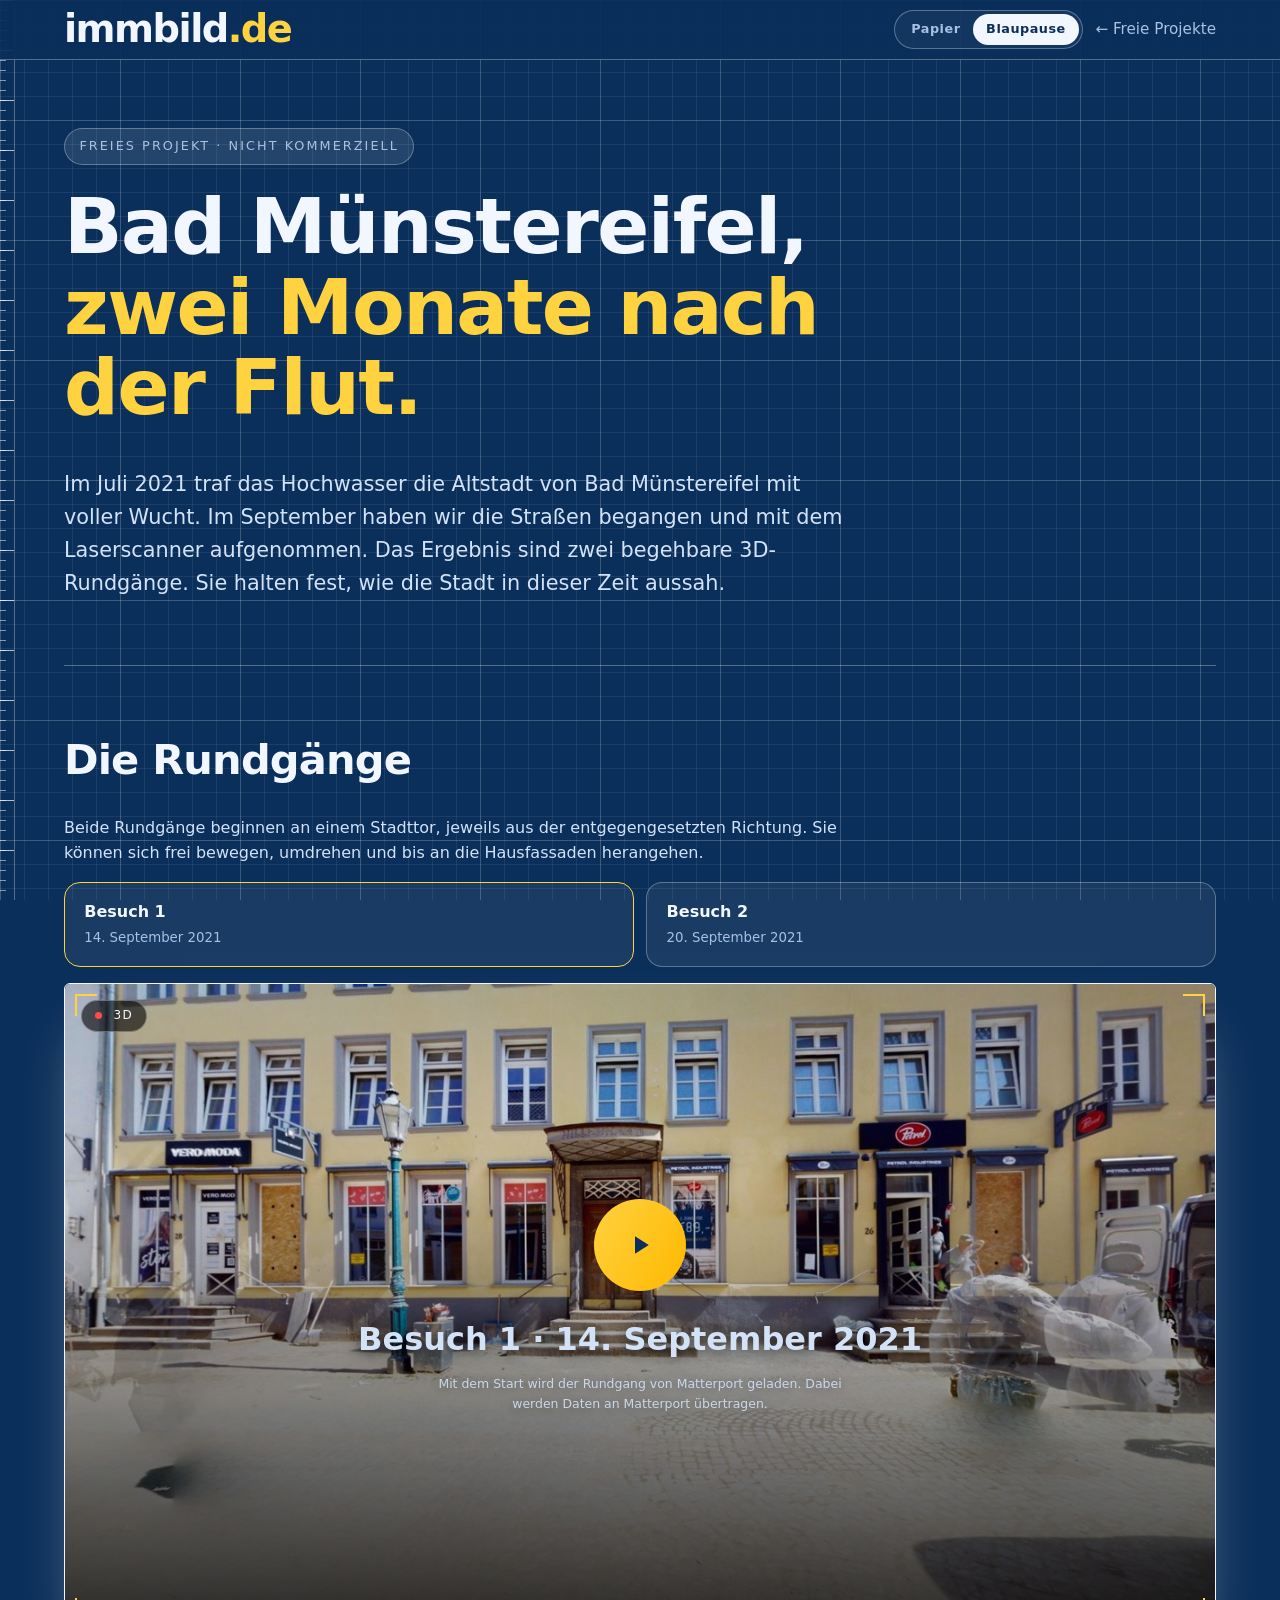
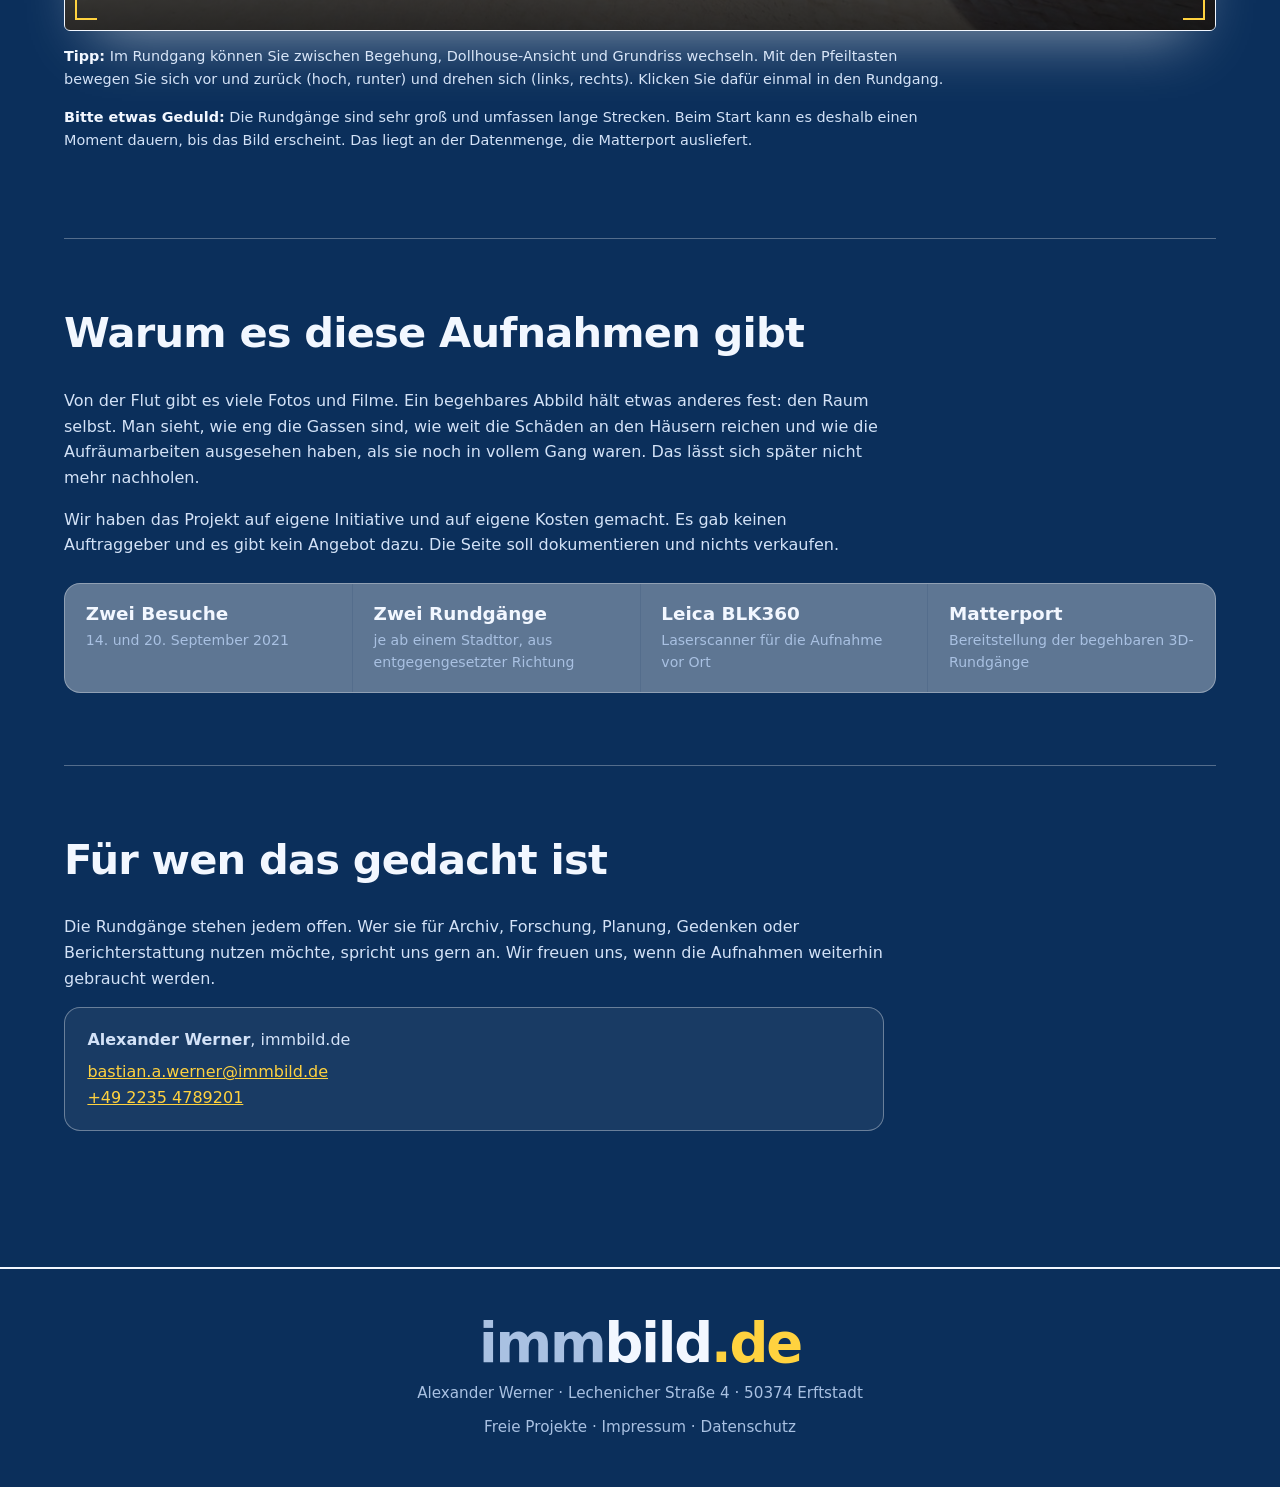
<file: freie-projekte/hochwasser-2021/index.html>
<!DOCTYPE html>
<html lang="de">
<head>
  <meta charset="utf-8">
  <meta name="viewport" content="width=device-width, initial-scale=1, viewport-fit=cover">
  <title>Hochwasser 2021 in Bad Münstereifel – 3D-Dokumentation – immbild.</title>
  <meta name="description" content="Zwei begehbare 3D-Rundgänge durch Bad Münstereifel, aufgenommen im September 2021 nach der Flutkatastrophe. Ein freies Projekt von immbild., nicht kommerziell.">
  <meta name="theme-color" content="#f3f0e6">
  <link rel="canonical" href="https://immbild.de/freie-projekte/hochwasser-2021/">
  <meta property="og:url" content="https://immbild.de/freie-projekte/hochwasser-2021/">
  <meta property="og:title" content="Bad Münstereifel nach der Flut – begehbar in 3D">
  <meta property="og:description" content="Zwei begehbare 3D-Rundgänge durch Bad Münstereifel, aufgenommen im September 2021 nach der Flutkatastrophe. Ein freies Projekt von immbild., nicht kommerziell.">
  <meta property="og:type" content="website">
  <meta property="og:locale" content="de_DE">
  <meta property="og:site_name" content="immbild.">
  <meta property="og:image" content="https://immbild.de/freie-projekte/hochwasser-2021/vorschau-besuch-1.jpg">
  <meta property="og:image:width" content="1280">
  <meta property="og:image:height" content="720">
  <meta property="og:image:alt" content="Bad Münstereifel nach der Flut, Straßenansicht aus dem begehbaren 3D-Rundgang">
  <meta name="twitter:card" content="summary_large_image">
  <meta name="twitter:title" content="Bad Münstereifel nach der Flut – begehbar in 3D">
  <meta name="twitter:description" content="Zwei begehbare 3D-Rundgänge durch Bad Münstereifel, aufgenommen im September 2021 nach der Flutkatastrophe. Ein freies Projekt von immbild., nicht kommerziell.">
  <meta name="twitter:image" content="https://immbild.de/freie-projekte/hochwasser-2021/vorschau-besuch-1.jpg">
  <link rel="icon" href="data:image/svg+xml,%3Csvg xmlns='http://www.w3.org/2000/svg' viewBox='0 0 32 32'%3E%3Crect width='32' height='32' rx='8' fill='%2307080a'/%3E%3Ccircle cx='16' cy='16' r='9' fill='none' stroke='%23f1d252' stroke-width='3'/%3E%3Cpath d='M16 10v6h5' fill='none' stroke='%23f1d252' stroke-width='3' stroke-linecap='round'/%3E%3C/svg%3E">
  <script>
/* Darstellung: tagsüber Papier, nachts Blaupause (nach der Sonne über Erftstadt), außer man hat selbst gewählt (gilt für diesen Besuch) */
(function(){var R=document.documentElement,S=null,mem=null;try{S=window.sessionStorage;S.getItem('look');}catch(e){S=null;}
function get(){var v=null;try{v=S?S.getItem('look'):mem;}catch(e){v=mem;}return(v==='papier'||v==='blaupause')?v:null;}
function set(v){mem=v;try{if(S)S.setItem('look',v);}catch(e){}}
function sun(d){d=d||new Date();var r=Math.PI/180,lat=50.83*r,lng=6.8,
n=Math.floor((Date.UTC(d.getUTCFullYear(),d.getUTCMonth(),d.getUTCDate())-Date.UTC(d.getUTCFullYear(),0,0))/864e5),g=2*Math.PI/365*(n-1),
eq=229.18*(0.000075+0.001868*Math.cos(g)-0.032077*Math.sin(g)-0.014615*Math.cos(2*g)-0.040849*Math.sin(2*g)),
dc=0.006918-0.399912*Math.cos(g)+0.070257*Math.sin(g)-0.006758*Math.cos(2*g)+0.000907*Math.sin(2*g)-0.002697*Math.cos(3*g)+0.00148*Math.sin(3*g),
ha=Math.acos(Math.cos(90.833*r)/(Math.cos(lat)*Math.cos(dc))-Math.tan(lat)*Math.tan(dc))/r,
noon=720-4*lng-eq,m=d.getUTCHours()*60+d.getUTCMinutes()+d.getUTCSeconds()/60;
return(m>=noon-4*ha&&m<noon+4*ha)?'papier':'blaupause';}
var q=new URLSearchParams(location.search).get('look');if(q==='nacht')q='blaupause';
if(q==='auto'){mem=null;try{if(S)S.removeItem('look');}catch(e){}}else if(q==='papier'||q==='blaupause')set(q);
window.immLook={sun:sun,manual:get,set:set};
R.dataset.look=get()||sun();})();
</script>
  <link rel="stylesheet" href="/style.css">
  <link rel="stylesheet" href="/freie-projekte/freie-projekte.css">
</head>
<body>
<a class="skip" href="#main">Zum Inhalt springen</a>
<header class="site-header scrolled fp-header">
  <a class="logo" href="/" aria-label="immbild.de Startseite">imm<b>bild</b><i>.de</i></a>
  <div class="look" role="group" aria-label="Darstellung" title="Tagsüber Papier, nachts Blaupause – automatisch, bis Sie selbst wählen">
    <button type="button" data-look="papier" aria-pressed="true">Papier</button>
    <button type="button" data-look="blaupause" aria-pressed="false">Blaupause</button>
  </div>
  <a class="fp-back" href="/freie-projekte/" aria-label="Zu den freien Projekten">← <span>Freie Projekte</span></a>
</header>
<main id="main" class="fp-main">
  <div class="fp-intro">
    <p class="fp-badge">Freies Projekt · nicht kommerziell</p>
    <h1>Bad Münstereifel,<br><span class="grad">zwei Monate nach der Flut.</span></h1>
    <p class="fp-lead">Im Juli 2021 traf das Hochwasser die Altstadt von Bad Münstereifel mit voller Wucht. Im September haben wir die Straßen begangen und mit dem Laserscanner aufgenommen. Das Ergebnis sind zwei begehbare 3D-Rundgänge. Sie halten fest, wie die Stadt in dieser Zeit aussah.</p>
  </div>

  <section class="fp-section" id="rundgaenge" aria-labelledby="h-rund">
    <h2 id="h-rund">Die Rundgänge</h2>
    <p>Beide Rundgänge beginnen an einem Stadttor, jeweils aus der entgegengesetzten Richtung. Sie können sich frei bewegen, umdrehen und bis an die Hausfassaden herangehen.</p>
    <div class="viewer" id="viewer">
      <div class="viewer-tabs" role="tablist" aria-label="Rundgänge">
        <button role="tab" aria-selected="true" class="vt active" data-id="HfY1JUjUpjP" data-title="Besuch 1 · 14. September 2021" data-img="/freie-projekte/hochwasser-2021/vorschau-besuch-1.jpg" data-alt="Vorschau des ersten Rundgangs: Hausfassade in Bad Münstereifel, vor den Schaufenstern Aufräumarbeiten">
          <b>Besuch 1</b><small>14. September 2021</small>
        </button>
        <button role="tab" aria-selected="false" class="vt" data-id="RL1oFH6v2Jm" data-title="Besuch 2 · 20. September 2021" data-img="/freie-projekte/hochwasser-2021/vorschau-besuch-2.jpg" data-alt="Vorschau des zweiten Rundgangs: Altstadtgasse mit Absperrband, aufgenommenem Pflaster und Schutt">
          <b>Besuch 2</b><small>20. September 2021</small>
        </button>
      </div>
      <div class="viewer-stage" id="stage">
        <div class="poster" id="poster">
          <img id="posterImg" src="/freie-projekte/hochwasser-2021/vorschau-besuch-1.jpg" width="1280" height="720" decoding="async" alt="Vorschau des ersten Rundgangs: Hausfassade in Bad Münstereifel, vor den Schaufenstern Aufräumarbeiten">
          <div class="poster-ui">
            <span class="chip live"><i></i> 3D</span>
            <button class="play" id="play" aria-label="Rundgang starten"><svg viewBox="0 0 24 24" width="30" height="30"><path d="M8 5v14l11-7z" fill="currentColor"/></svg></button>
            <p class="poster-title" id="posterTitle">Besuch 1 · 14. September 2021</p>
            <p class="poster-note">Mit dem Start wird der Rundgang von Matterport geladen. Dabei werden Daten an Matterport übertragen.</p>
          </div>
        </div>
        <iframe id="frame" title="3D-Rundgang Bad Münstereifel" allow="fullscreen; xr-spatial-tracking; accelerometer; gyroscope" allowfullscreen loading="lazy" hidden></iframe>
        <span class="corner tl"></span><span class="corner tr"></span><span class="corner bl"></span><span class="corner br"></span>
      </div>
      <p class="hint"><b>Tipp:</b> Im Rundgang können Sie zwischen Begehung, Dollhouse-Ansicht und Grundriss wechseln. Mit den Pfeiltasten bewegen Sie sich vor und zurück (hoch, runter) und drehen sich (links, rechts). Klicken Sie dafür einmal in den Rundgang.</p>
      <p class="hint"><b>Bitte etwas Geduld:</b> Die Rundgänge sind sehr groß und umfassen lange Strecken. Beim Start kann es deshalb einen Moment dauern, bis das Bild erscheint. Das liegt an der Datenmenge, die Matterport ausliefert.</p>
    </div>
  </section>

  <section class="fp-section" aria-labelledby="h-warum">
    <h2 id="h-warum">Warum es diese Aufnahmen gibt</h2>
    <p>Von der Flut gibt es viele Fotos und Filme. Ein begehbares Abbild hält etwas anderes fest: den Raum selbst. Man sieht, wie eng die Gassen sind, wie weit die Schäden an den Häusern reichen und wie die Aufräumarbeiten ausgesehen haben, als sie noch in vollem Gang waren. Das lässt sich später nicht mehr nachholen.</p>
    <p>Wir haben das Projekt auf eigene Initiative und auf eigene Kosten gemacht. Es gab keinen Auftraggeber und es gibt kein Angebot dazu. Die Seite soll dokumentieren und nichts verkaufen.</p>
    <ul class="fp-facts">
      <li><b>Zwei Besuche</b><small>14. und 20. September 2021</small></li>
      <li><b>Zwei Rundgänge</b><small>je ab einem Stadttor, aus entgegengesetzter Richtung</small></li>
      <li><b>Leica BLK360</b><small>Laserscanner für die Aufnahme vor Ort</small></li>
      <li><b>Matterport</b><small>Bereitstellung der begehbaren 3D-Rundgänge</small></li>
    </ul>
  </section>

  <section class="fp-section" aria-labelledby="h-nutzung">
    <h2 id="h-nutzung">Für wen das gedacht ist</h2>
    <p>Die Rundgänge stehen jedem offen. Wer sie für Archiv, Forschung, Planung, Gedenken oder Berichterstattung nutzen möchte, spricht uns gern an. Wir freuen uns, wenn die Aufnahmen weiterhin gebraucht werden.</p>
    <div class="fp-contact">
      <p><b>Alexander Werner</b>, immbild.de</p>
      <p><a href="mailto:bastian.a.werner@immbild.de">bastian.a.werner@immbild.de</a><br><a href="tel:+4922354789201">+49 2235 4789201</a></p>
    </div>
  </section>
</main>
<footer class="site-footer">
  <a class="logo" href="/">imm<b>bild</b><i>.de</i></a>
  <p>Alexander Werner · Lechenicher Straße 4 · 50374 Erftstadt</p>
  <p><a href="/freie-projekte/">Freie Projekte</a> · <a href="/impressum.html">Impressum</a> · <a href="/datenschutz.html">Datenschutz</a></p>
</footer>
<script src="/freie-projekte/freie-projekte.js"></script>
<script src="/tracker.js" defer></script>
</body>
</html>
</file>
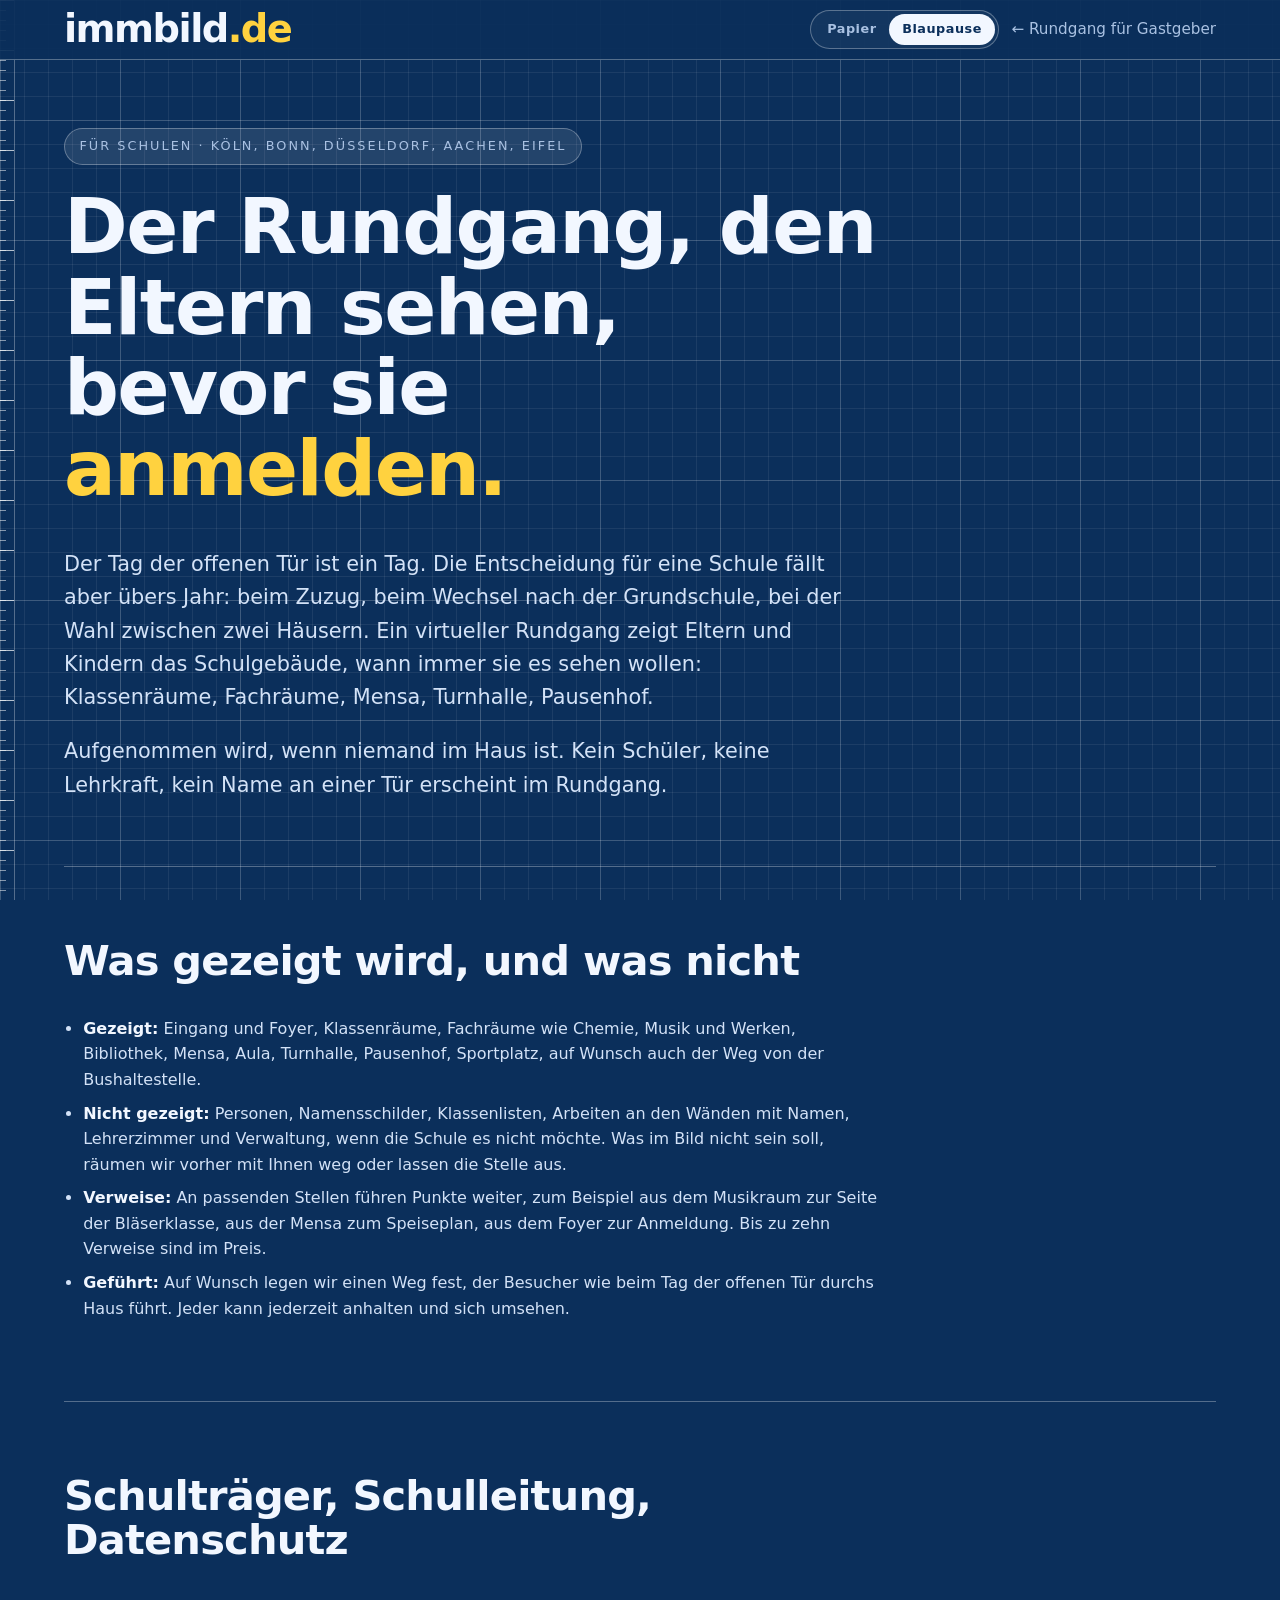
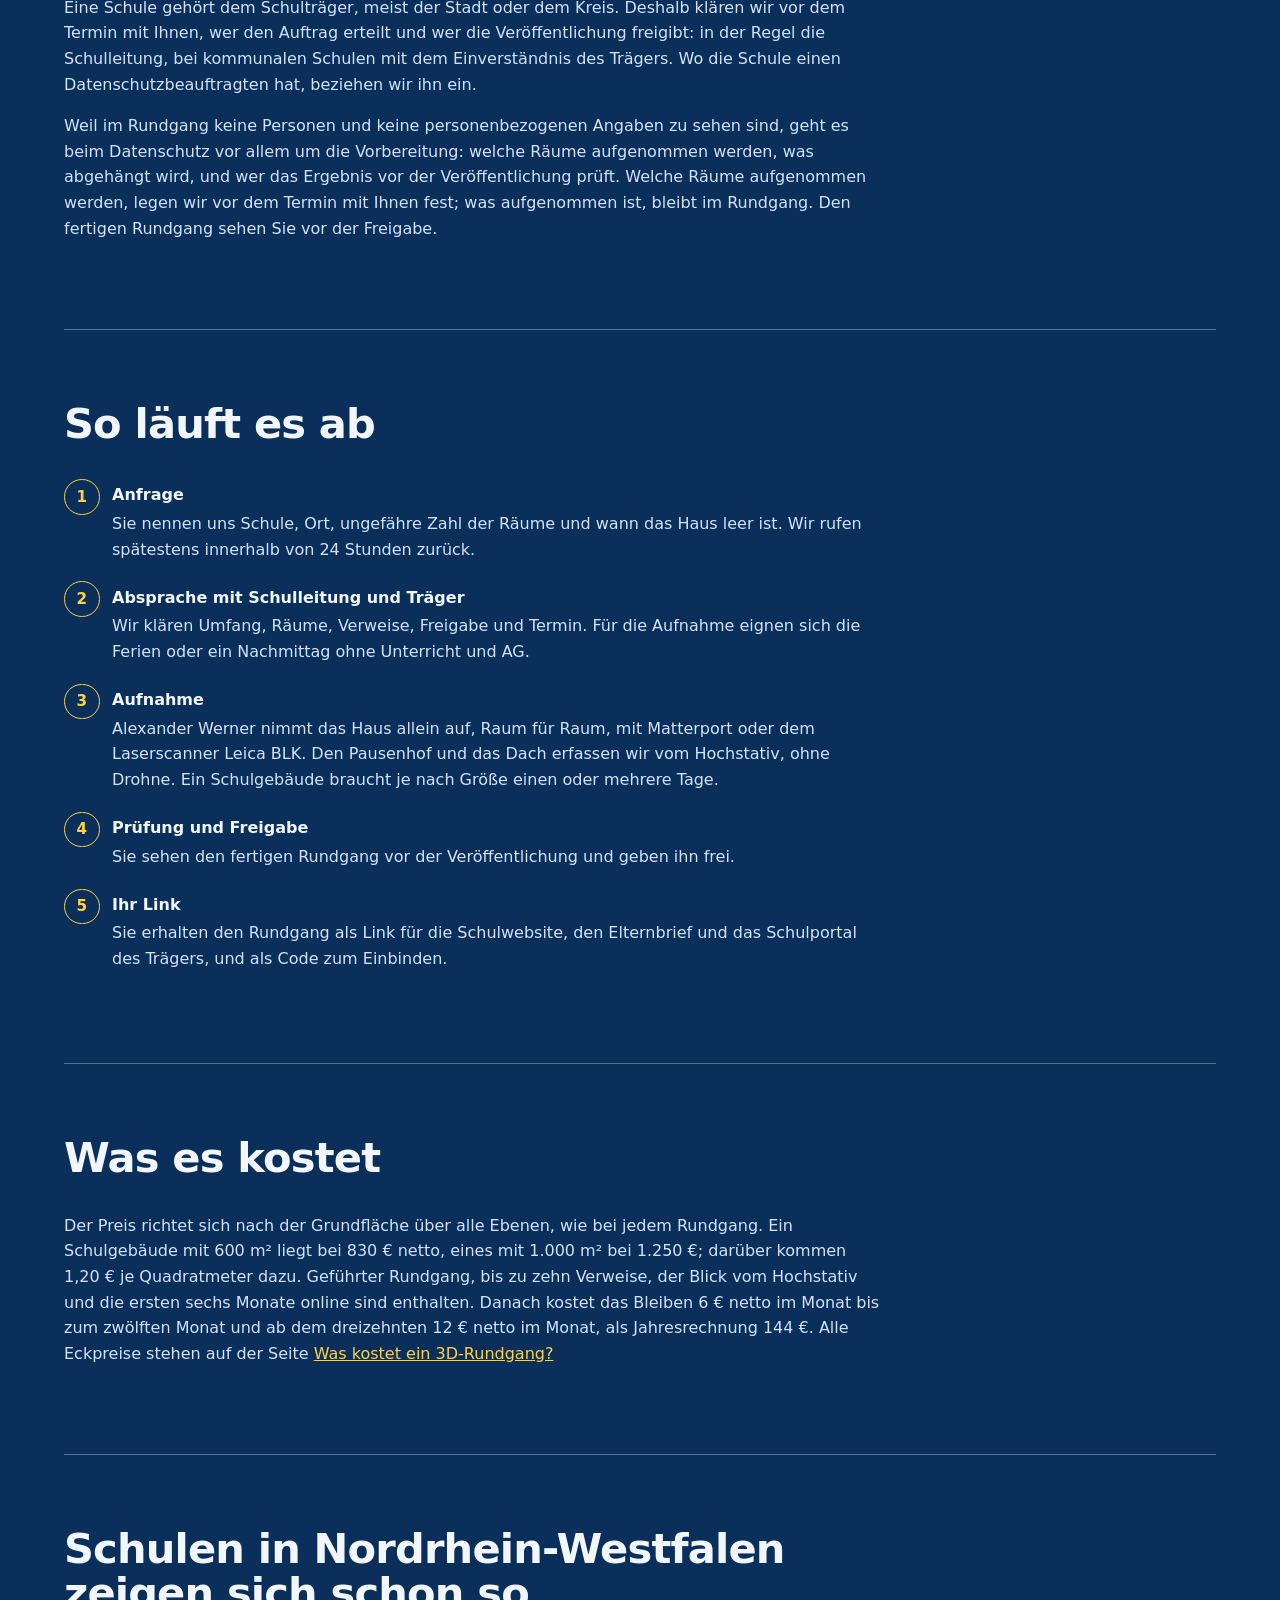
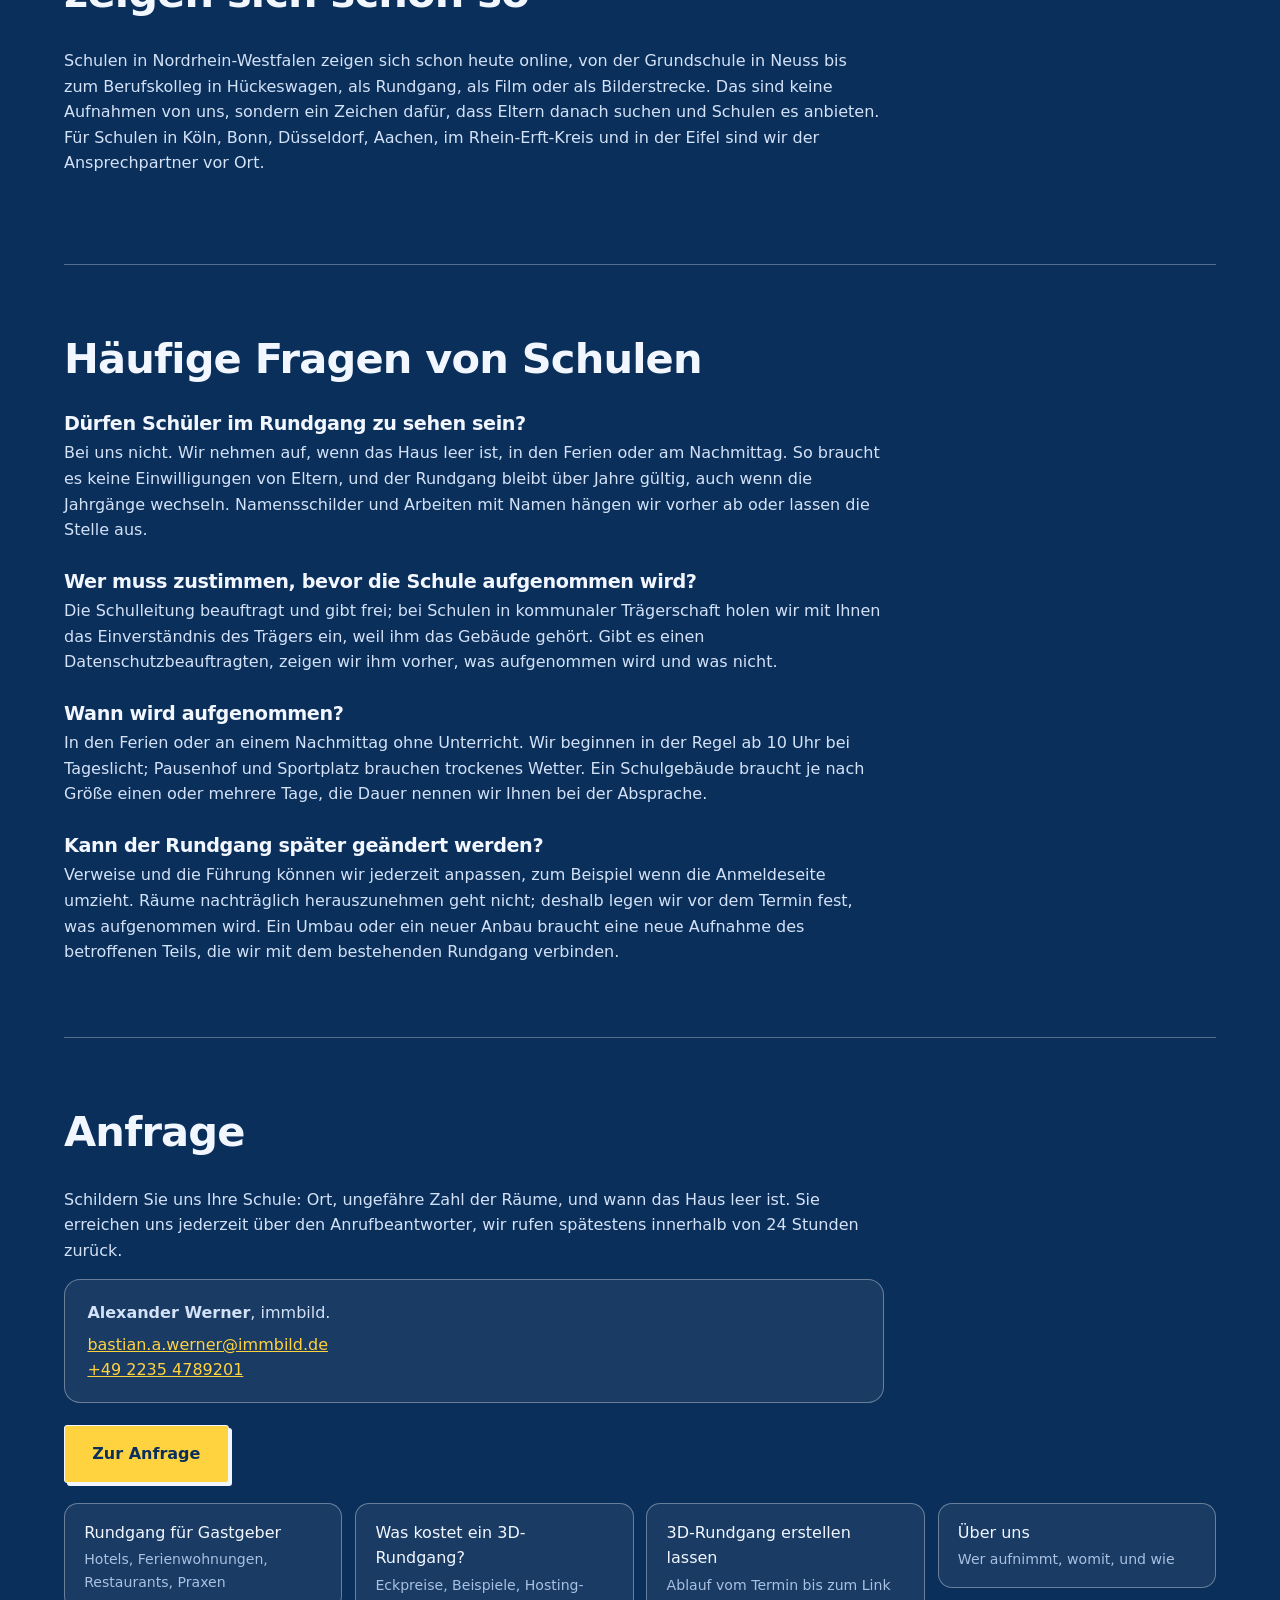
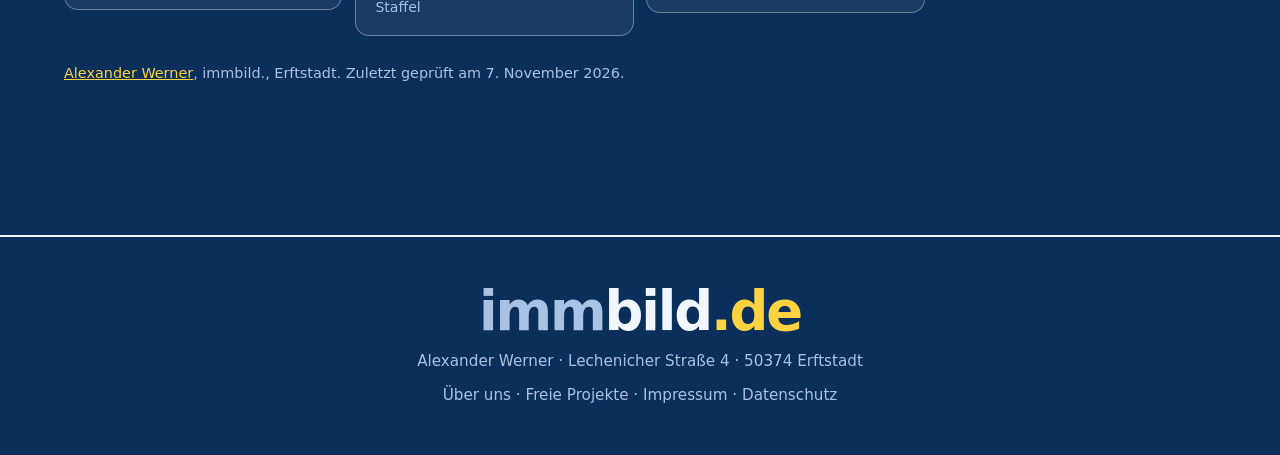
<file: rundgang-fuer-gastgeber/schulen/index.html>
<!DOCTYPE html>
<html lang="de">
<head>
  <meta charset="utf-8">
  <meta name="viewport" content="width=device-width, initial-scale=1, viewport-fit=cover">
  <title>Virtueller Rundgang für Schulen · der Rundgang, den Eltern vor der Anmeldung sehen | immbild.</title>
  <meta name="description" content="Virtueller Rundgang für Schulen: Klassenräume, Mensa, Turnhalle und Pausenhof das ganze Jahr begehbar, ohne Personen im Bild, aufgenommen in den Ferien. Ablauf, Schulträger, Preis. immbild. aus Erftstadt.">
  <meta name="theme-color" content="#f3f0e6">
  <link rel="canonical" href="https://immbild.de/rundgang-fuer-gastgeber/schulen/">
  <meta property="og:url" content="https://immbild.de/rundgang-fuer-gastgeber/schulen/">
  <meta property="og:title" content="immbild. – Rundgang für Schulen">
  <meta property="og:description" content="Klassenräume, Mensa, Turnhalle und Pausenhof das ganze Jahr begehbar, ohne Personen im Bild, aufgenommen in den Ferien.">
  <meta property="og:type" content="website">
  <meta property="og:locale" content="de_DE">
  <meta property="og:site_name" content="immbild.">
  <meta property="og:image" content="https://immbild.de/og-startseite.png">
  <meta property="og:image:width" content="1200">
  <meta property="og:image:height" content="630">
  <meta property="og:image:alt" content="immbild.de: Rundgang für Schulen">
  <meta name="twitter:card" content="summary_large_image">
  <meta name="twitter:title" content="immbild. – Rundgang für Schulen">
  <meta name="twitter:description" content="Klassenräume, Mensa, Turnhalle und Pausenhof das ganze Jahr begehbar, ohne Personen im Bild, aufgenommen in den Ferien.">
  <meta name="twitter:image" content="https://immbild.de/og-startseite.png">
  <link rel="icon" href="data:image/svg+xml,%3Csvg xmlns='http://www.w3.org/2000/svg' viewBox='0 0 32 32'%3E%3Crect width='32' height='32' rx='8' fill='%2307080a'/%3E%3Ccircle cx='16' cy='16' r='9' fill='none' stroke='%23f1d252' stroke-width='3'/%3E%3Cpath d='M16 10v6h5' fill='none' stroke='%23f1d252' stroke-width='3' stroke-linecap='round'/%3E%3C/svg%3E">
  <script>
/* Darstellung: tagsüber Papier, nachts Blaupause (nach der Sonne über Erftstadt), außer man hat selbst gewählt (gilt für diesen Besuch) */
(function(){var R=document.documentElement,S=null,mem=null;try{S=window.sessionStorage;S.getItem('look');}catch(e){S=null;}
function get(){var v=null;try{v=S?S.getItem('look'):mem;}catch(e){v=mem;}return(v==='papier'||v==='blaupause')?v:null;}
function set(v){mem=v;try{if(S)S.setItem('look',v);}catch(e){}}
function sun(d){d=d||new Date();var r=Math.PI/180,lat=50.83*r,lng=6.8,
n=Math.floor((Date.UTC(d.getUTCFullYear(),d.getUTCMonth(),d.getUTCDate())-Date.UTC(d.getUTCFullYear(),0,0))/864e5),g=2*Math.PI/365*(n-1),
eq=229.18*(0.000075+0.001868*Math.cos(g)-0.032077*Math.sin(g)-0.014615*Math.cos(2*g)-0.040849*Math.sin(2*g)),
dc=0.006918-0.399912*Math.cos(g)+0.070257*Math.sin(g)-0.006758*Math.cos(2*g)+0.000907*Math.sin(2*g)-0.002697*Math.cos(3*g)+0.00148*Math.sin(3*g),
ha=Math.acos(Math.cos(90.833*r)/(Math.cos(lat)*Math.cos(dc))-Math.tan(lat)*Math.tan(dc))/r,
noon=720-4*lng-eq,m=d.getUTCHours()*60+d.getUTCMinutes()+d.getUTCSeconds()/60;
return(m>=noon-4*ha&&m<noon+4*ha)?'papier':'blaupause';}
var q=new URLSearchParams(location.search).get('look');if(q==='nacht')q='blaupause';
if(q==='auto'){mem=null;try{if(S)S.removeItem('look');}catch(e){}}else if(q==='papier'||q==='blaupause')set(q);
window.immLook={sun:sun,manual:get,set:set};
R.dataset.look=get()||sun();})();
</script>
  <link rel="stylesheet" href="/style.css">
  <link rel="stylesheet" href="/freie-projekte/freie-projekte.css">
  <link rel="stylesheet" href="/seiten.css?v=261107">
  <script type="application/ld+json">
  {
    "@context": "https://schema.org",
    "@type": "Service",
    "name": "Virtueller Rundgang für Schulen",
    "serviceType": "3D-Rundgang",
    "provider": { "@id": "https://immbild.de/#firma" },
    "areaServed": ["Erftstadt", "Köln", "Bonn", "Düsseldorf", "Aachen", "Rhein-Erft-Kreis", "Kreis Euskirchen", "Eifel"],
    "audience": { "@type": "EducationalAudience", "audienceType": "Schulen, Schulträger, Schulleitungen" },
    "offers": {
      "@type": "Offer",
      "priceCurrency": "EUR",
      "description": "Rundgang nach Grundfläche; Schulgebäude mit 600 m² zum Beispiel 830 € netto",
      "priceSpecification": { "@type": "PriceSpecification", "minPrice": 180, "priceCurrency": "EUR", "valueAddedTaxIncluded": false }
    }
  }
  </script>
</head>
<body>
<a class="skip" href="#main">Zum Inhalt springen</a>
<header class="site-header scrolled fp-header">
  <a class="logo" href="/" aria-label="immbild.de Startseite">imm<b>bild</b><i>.de</i></a>
  <div class="look" role="group" aria-label="Darstellung" title="Tagsüber Papier, nachts Blaupause – automatisch, bis Sie selbst wählen">
    <button type="button" data-look="papier" aria-pressed="true">Papier</button>
    <button type="button" data-look="blaupause" aria-pressed="false">Blaupause</button>
  </div>
  <a class="fp-back" href="/rundgang-fuer-gastgeber/" aria-label="Zur Seite für Gastgeber">← <span>Rundgang für Gastgeber</span></a>
</header>
<main id="main" class="fp-main">
  <div class="fp-intro">
    <p class="fp-badge">Für Schulen · Köln, Bonn, Düsseldorf, Aachen, Eifel</p>
    <h1>Der Rundgang, den Eltern sehen, bevor sie <span class="grad">anmelden.</span></h1>
    <p class="fp-lead">Der Tag der offenen Tür ist ein Tag. Die Entscheidung für eine Schule fällt aber übers Jahr: beim Zuzug, beim Wechsel nach der Grundschule, bei der Wahl zwischen zwei Häusern. Ein virtueller Rundgang zeigt Eltern und Kindern das Schulgebäude, wann immer sie es sehen wollen: Klassenräume, Fachräume, Mensa, Turnhalle, Pausenhof.</p>
    <p class="fp-lead">Aufgenommen wird, wenn niemand im Haus ist. Kein Schüler, keine Lehrkraft, kein Name an einer Tür erscheint im Rundgang.</p>
  </div>

  <section class="fp-section" aria-labelledby="h-zeigen">
    <h2 id="h-zeigen">Was gezeigt wird, und was nicht</h2>
    <ul class="s-list">
      <li><b>Gezeigt:</b> Eingang und Foyer, Klassenräume, Fachräume wie Chemie, Musik und Werken, Bibliothek, Mensa, Aula, Turnhalle, Pausenhof, Sportplatz, auf Wunsch auch der Weg von der Bushaltestelle.</li>
      <li><b>Nicht gezeigt:</b> Personen, Namensschilder, Klassenlisten, Arbeiten an den Wänden mit Namen, Lehrerzimmer und Verwaltung, wenn die Schule es nicht möchte. Was im Bild nicht sein soll, räumen wir vorher mit Ihnen weg oder lassen die Stelle aus.</li>
      <li><b>Verweise:</b> An passenden Stellen führen Punkte weiter, zum Beispiel aus dem Musikraum zur Seite der Bläserklasse, aus der Mensa zum Speiseplan, aus dem Foyer zur Anmeldung. Bis zu zehn Verweise sind im Preis.</li>
      <li><b>Geführt:</b> Auf Wunsch legen wir einen Weg fest, der Besucher wie beim Tag der offenen Tür durchs Haus führt. Jeder kann jederzeit anhalten und sich umsehen.</li>
    </ul>
  </section>

  <section class="fp-section" aria-labelledby="h-traeger">
    <h2 id="h-traeger">Schulträger, Schulleitung, Datenschutz</h2>
    <p>Eine Schule gehört dem Schulträger, meist der Stadt oder dem Kreis. Deshalb klären wir vor dem Termin mit Ihnen, wer den Auftrag erteilt und wer die Veröffentlichung freigibt: in der Regel die Schulleitung, bei kommunalen Schulen mit dem Einverständnis des Trägers. Wo die Schule einen Datenschutzbeauftragten hat, beziehen wir ihn ein.</p>
    <p>Weil im Rundgang keine Personen und keine personenbezogenen Angaben zu sehen sind, geht es beim Datenschutz vor allem um die Vorbereitung: welche Räume aufgenommen werden, was abgehängt wird, und wer das Ergebnis vor der Veröffentlichung prüft. Welche Räume aufgenommen werden, legen wir vor dem Termin mit Ihnen fest; was aufgenommen ist, bleibt im Rundgang. Den fertigen Rundgang sehen Sie vor der Freigabe.</p>
  </section>

  <section class="fp-section" aria-labelledby="h-ablauf">
    <h2 id="h-ablauf">So läuft es ab</h2>
    <ol class="s-steps">
      <li><b>Anfrage</b><p>Sie nennen uns Schule, Ort, ungefähre Zahl der Räume und wann das Haus leer ist. Wir rufen spätestens innerhalb von 24 Stunden zurück.</p></li>
      <li><b>Absprache mit Schulleitung und Träger</b><p>Wir klären Umfang, Räume, Verweise, Freigabe und Termin. Für die Aufnahme eignen sich die Ferien oder ein Nachmittag ohne Unterricht und AG.</p></li>
      <li><b>Aufnahme</b><p>Alexander Werner nimmt das Haus allein auf, Raum für Raum, mit Matterport oder dem Laserscanner Leica BLK. Den Pausenhof und das Dach erfassen wir vom Hochstativ, ohne Drohne. Ein Schulgebäude braucht je nach Größe einen oder mehrere Tage.</p></li>
      <li><b>Prüfung und Freigabe</b><p>Sie sehen den fertigen Rundgang vor der Veröffentlichung und geben ihn frei.</p></li>
      <li><b>Ihr Link</b><p>Sie erhalten den Rundgang als Link für die Schulwebsite, den Elternbrief und das Schulportal des Trägers, und als Code zum Einbinden.</p></li>
    </ol>
  </section>

  <section class="fp-section" aria-labelledby="h-preis">
    <h2 id="h-preis">Was es kostet</h2>
    <p>Der Preis richtet sich nach der Grundfläche über alle Ebenen, wie bei jedem Rundgang. Ein Schulgebäude mit 600&nbsp;m² liegt bei 830&nbsp;€ netto, eines mit 1.000&nbsp;m² bei 1.250&nbsp;€; darüber kommen 1,20&nbsp;€ je Quadratmeter dazu. Geführter Rundgang, bis zu zehn Verweise, der Blick vom Hochstativ und die ersten sechs Monate online sind enthalten. Danach kostet das Bleiben 6&nbsp;€ netto im Monat bis zum zwölften Monat und ab dem dreizehnten 12&nbsp;€ netto im Monat, als Jahresrechnung 144&nbsp;€. Alle Eckpreise stehen auf der Seite <a href="/3d-rundgang-kosten/">Was kostet ein 3D-Rundgang?</a></p>
  </section>

  <section class="fp-section" aria-labelledby="h-nrw">
    <h2 id="h-nrw">Schulen in Nordrhein-Westfalen zeigen sich schon so</h2>
    <p>Schulen in Nordrhein-Westfalen zeigen sich schon heute online, von der Grundschule in Neuss bis zum Berufskolleg in Hückeswagen, als Rundgang, als Film oder als Bilderstrecke. Das sind keine Aufnahmen von uns, sondern ein Zeichen dafür, dass Eltern danach suchen und Schulen es anbieten. Für Schulen in Köln, Bonn, Düsseldorf, Aachen, im Rhein-Erft-Kreis und in der Eifel sind wir der Ansprechpartner vor Ort.</p>
  </section>

  <section class="fp-section s-faq" aria-labelledby="h-fragen">
    <h2 id="h-fragen">Häufige Fragen von Schulen</h2>
    <h3>Dürfen Schüler im Rundgang zu sehen sein?</h3>
    <p>Bei uns nicht. Wir nehmen auf, wenn das Haus leer ist, in den Ferien oder am Nachmittag. So braucht es keine Einwilligungen von Eltern, und der Rundgang bleibt über Jahre gültig, auch wenn die Jahrgänge wechseln. Namensschilder und Arbeiten mit Namen hängen wir vorher ab oder lassen die Stelle aus.</p>
    <h3>Wer muss zustimmen, bevor die Schule aufgenommen wird?</h3>
    <p>Die Schulleitung beauftragt und gibt frei; bei Schulen in kommunaler Trägerschaft holen wir mit Ihnen das Einverständnis des Trägers ein, weil ihm das Gebäude gehört. Gibt es einen Datenschutzbeauftragten, zeigen wir ihm vorher, was aufgenommen wird und was nicht.</p>
    <h3>Wann wird aufgenommen?</h3>
    <p>In den Ferien oder an einem Nachmittag ohne Unterricht. Wir beginnen in der Regel ab 10 Uhr bei Tageslicht; Pausenhof und Sportplatz brauchen trockenes Wetter. Ein Schulgebäude braucht je nach Größe einen oder mehrere Tage, die Dauer nennen wir Ihnen bei der Absprache.</p>
    <h3>Kann der Rundgang später geändert werden?</h3>
    <p>Verweise und die Führung können wir jederzeit anpassen, zum Beispiel wenn die Anmeldeseite umzieht. Räume nachträglich herauszunehmen geht nicht; deshalb legen wir vor dem Termin fest, was aufgenommen wird. Ein Umbau oder ein neuer Anbau braucht eine neue Aufnahme des betroffenen Teils, die wir mit dem bestehenden Rundgang verbinden.</p>
  </section>

  <section class="fp-section" aria-labelledby="h-anfrage">
    <h2 id="h-anfrage">Anfrage</h2>
    <p>Schildern Sie uns Ihre Schule: Ort, ungefähre Zahl der Räume, und wann das Haus leer ist. Sie erreichen uns jederzeit über den Anrufbeantworter, wir rufen spätestens innerhalb von 24 Stunden zurück.</p>
    <div class="fp-contact">
      <p><b>Alexander Werner</b>, immbild.</p>
      <p><a href="mailto:bastian.a.werner@immbild.de">bastian.a.werner@immbild.de</a><br><a href="tel:+4922354789201">+49 2235 4789201</a></p>
    </div>
    <div class="s-cta">
      <a class="btn" href="/#anfrage">Zur Anfrage</a>
    </div>
    <ul class="s-weiter">
      <li><a href="/rundgang-fuer-gastgeber/">Rundgang für Gastgeber<small>Hotels, Ferienwohnungen, Restaurants, Praxen</small></a></li>
      <li><a href="/3d-rundgang-kosten/">Was kostet ein 3D-Rundgang?<small>Eckpreise, Beispiele, Hosting-Staffel</small></a></li>
      <li><a href="/3d-rundgang-erstellen-lassen/">3D-Rundgang erstellen lassen<small>Ablauf vom Termin bis zum Link</small></a></li>
      <li><a href="/ueber-uns/">Über uns<small>Wer aufnimmt, womit, und wie</small></a></li>
    </ul>
    <p class="s-autor"><a href="/ueber-uns/">Alexander Werner</a>, immbild., Erftstadt. Zuletzt geprüft am 7. November 2026.</p>
  </section>
</main>
<footer class="site-footer">
  <a class="logo" href="/">imm<b>bild</b><i>.de</i></a>
  <p>Alexander Werner · Lechenicher Straße 4 · 50374 Erftstadt</p>
  <p><a href="/ueber-uns/">Über uns</a> · <a href="/freie-projekte/">Freie Projekte</a> · <a href="/impressum.html">Impressum</a> · <a href="/datenschutz.html">Datenschutz</a></p>
</footer>
<script src="/freie-projekte/freie-projekte.js"></script>
<script src="/tracker.js" defer></script>
</body>
</html>
</file>
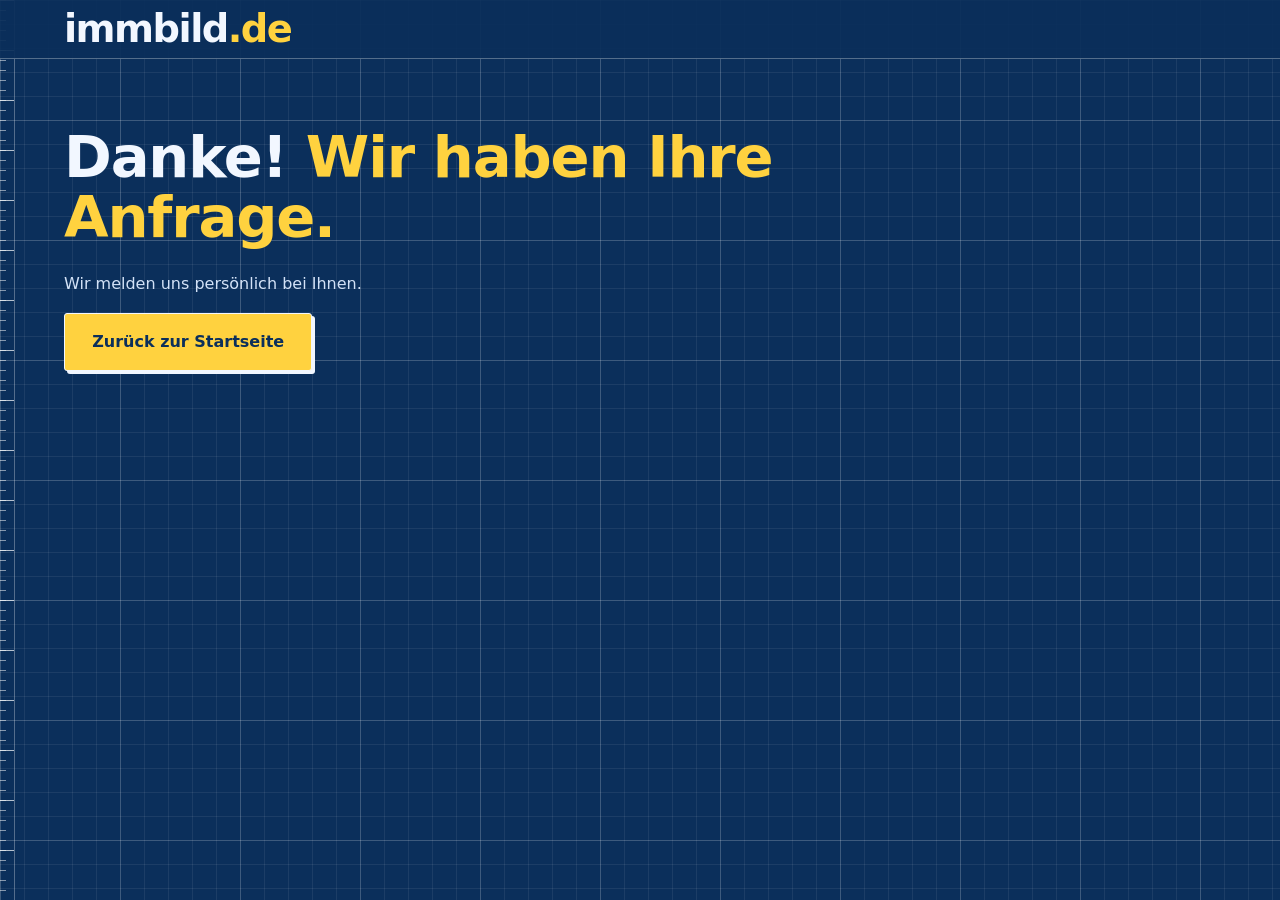
<file: danke.html>
<!DOCTYPE html>
<html lang="de">
<head>
  <meta charset="utf-8">
  <meta name="viewport" content="width=device-width, initial-scale=1">
  <meta name="robots" content="noindex">
  <title>Danke – immbild.</title>
  <script>
/* Darstellung: tagsüber Papier, nachts Blaupause (nach der Sonne über Erftstadt), außer man hat selbst gewählt (gilt für diesen Besuch) */
(function(){var R=document.documentElement,S=null,mem=null;try{S=window.sessionStorage;S.getItem('look');}catch(e){S=null;}
function get(){var v=null;try{v=S?S.getItem('look'):mem;}catch(e){v=mem;}return(v==='papier'||v==='blaupause')?v:null;}
function set(v){mem=v;try{if(S)S.setItem('look',v);}catch(e){}}
function sun(d){d=d||new Date();var r=Math.PI/180,lat=50.83*r,lng=6.8,
n=Math.floor((Date.UTC(d.getUTCFullYear(),d.getUTCMonth(),d.getUTCDate())-Date.UTC(d.getUTCFullYear(),0,0))/864e5),g=2*Math.PI/365*(n-1),
eq=229.18*(0.000075+0.001868*Math.cos(g)-0.032077*Math.sin(g)-0.014615*Math.cos(2*g)-0.040849*Math.sin(2*g)),
dc=0.006918-0.399912*Math.cos(g)+0.070257*Math.sin(g)-0.006758*Math.cos(2*g)+0.000907*Math.sin(2*g)-0.002697*Math.cos(3*g)+0.00148*Math.sin(3*g),
ha=Math.acos(Math.cos(90.833*r)/(Math.cos(lat)*Math.cos(dc))-Math.tan(lat)*Math.tan(dc))/r,
noon=720-4*lng-eq,m=d.getUTCHours()*60+d.getUTCMinutes()+d.getUTCSeconds()/60;
return(m>=noon-4*ha&&m<noon+4*ha)?'papier':'blaupause';}
var q=new URLSearchParams(location.search).get('look');if(q==='nacht')q='blaupause';
if(q==='auto'){mem=null;try{if(S)S.removeItem('look');}catch(e){}}else if(q==='papier'||q==='blaupause')set(q);
window.immLook={sun:sun,manual:get,set:set};
R.dataset.look=get()||sun();})();
</script>
  <link rel="stylesheet" href="style.css">
</head>
<body>
<header class="site-header scrolled"><a class="logo" href="index.html">imm<b>bild</b><i>.de</i></a></header>
<main class="legal">
  <h1>Danke! <span class="grad">Wir haben Ihre Anfrage.</span></h1>
  <p>Wir melden uns persönlich bei Ihnen.</p>
  <p><a class="btn" href="index.html">Zurück zur Startseite</a></p>
</main>
<script src="/tracker.js" defer></script>
</body>
</html>
</file>
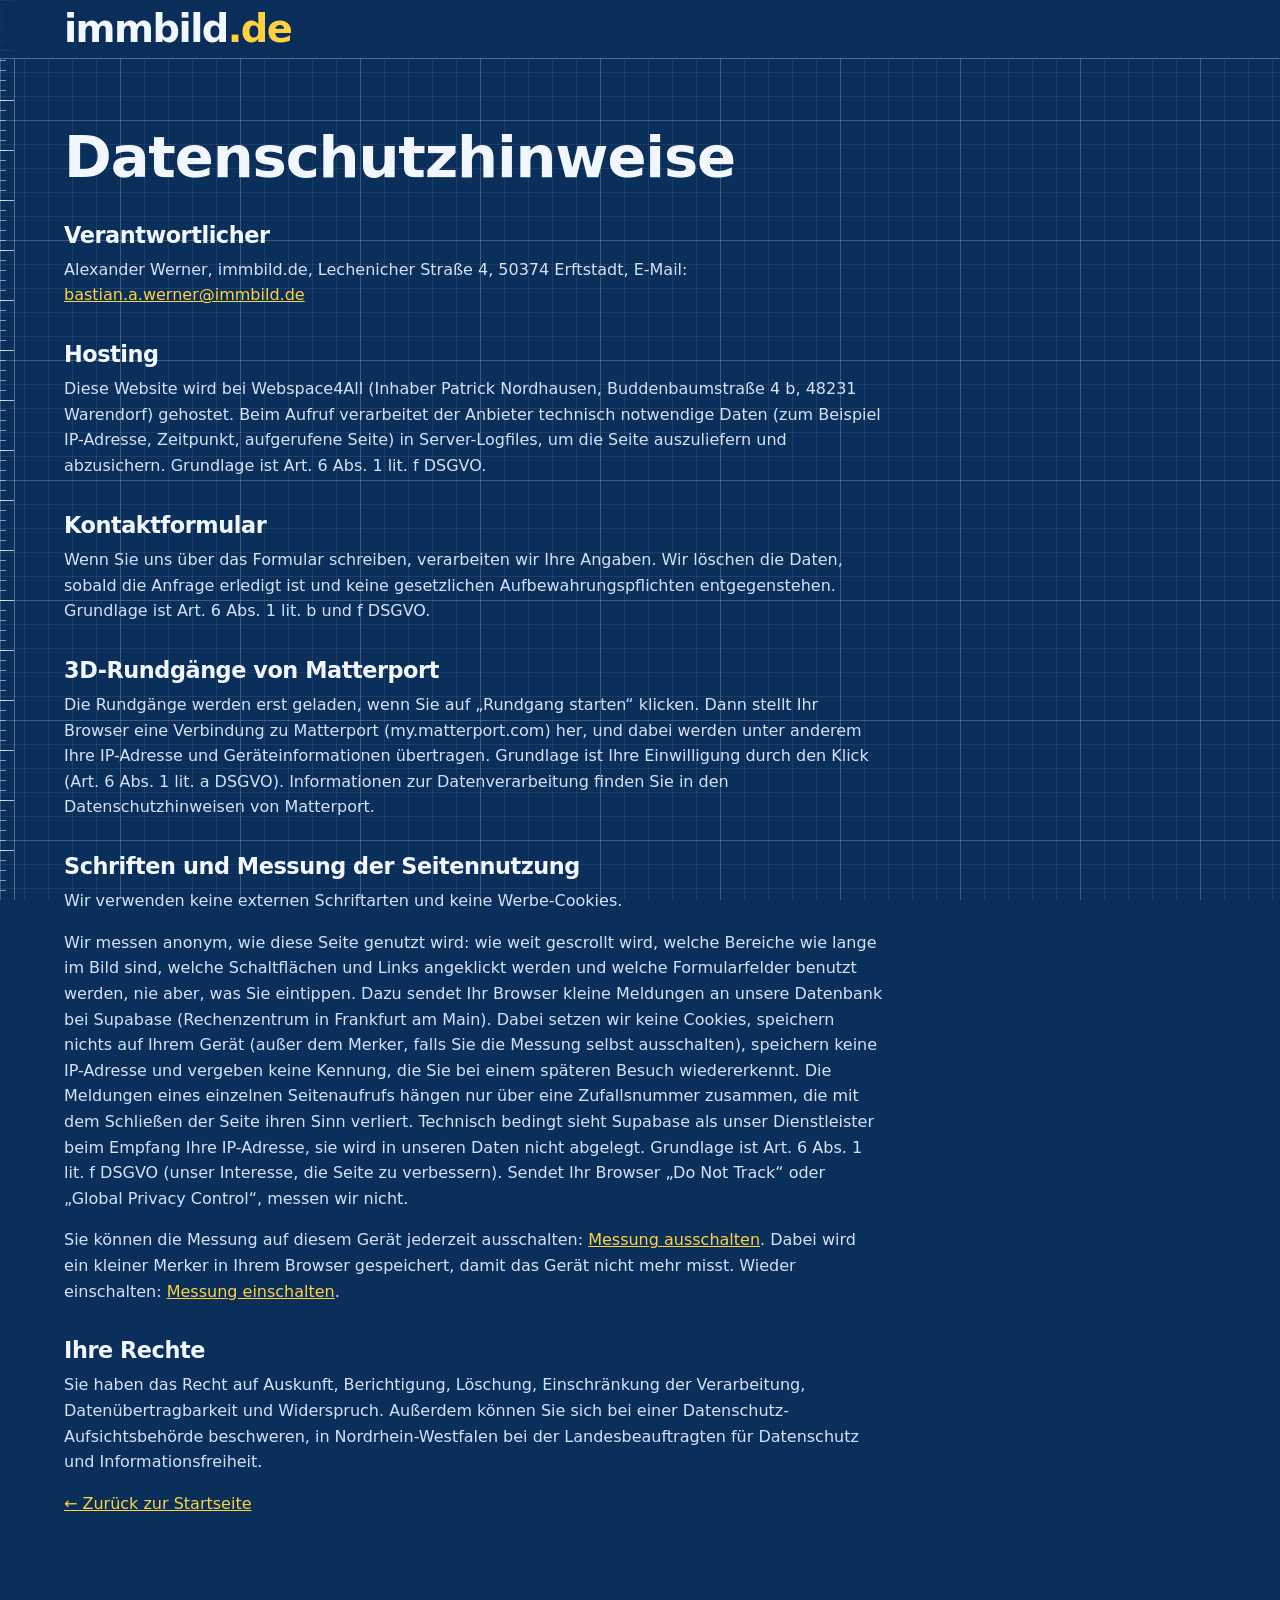
<file: datenschutz.html>
<!DOCTYPE html>
<html lang="de">
<head>
  <meta charset="utf-8">
  <meta name="viewport" content="width=device-width, initial-scale=1">
  <meta name="robots" content="noindex">
  <title>Datenschutz – immbild.</title>
  <script>
/* Darstellung: tagsüber Papier, nachts Blaupause (nach der Sonne über Erftstadt), außer man hat selbst gewählt (gilt für diesen Besuch) */
(function(){var R=document.documentElement,S=null,mem=null;try{S=window.sessionStorage;S.getItem('look');}catch(e){S=null;}
function get(){var v=null;try{v=S?S.getItem('look'):mem;}catch(e){v=mem;}return(v==='papier'||v==='blaupause')?v:null;}
function set(v){mem=v;try{if(S)S.setItem('look',v);}catch(e){}}
function sun(d){d=d||new Date();var r=Math.PI/180,lat=50.83*r,lng=6.8,
n=Math.floor((Date.UTC(d.getUTCFullYear(),d.getUTCMonth(),d.getUTCDate())-Date.UTC(d.getUTCFullYear(),0,0))/864e5),g=2*Math.PI/365*(n-1),
eq=229.18*(0.000075+0.001868*Math.cos(g)-0.032077*Math.sin(g)-0.014615*Math.cos(2*g)-0.040849*Math.sin(2*g)),
dc=0.006918-0.399912*Math.cos(g)+0.070257*Math.sin(g)-0.006758*Math.cos(2*g)+0.000907*Math.sin(2*g)-0.002697*Math.cos(3*g)+0.00148*Math.sin(3*g),
ha=Math.acos(Math.cos(90.833*r)/(Math.cos(lat)*Math.cos(dc))-Math.tan(lat)*Math.tan(dc))/r,
noon=720-4*lng-eq,m=d.getUTCHours()*60+d.getUTCMinutes()+d.getUTCSeconds()/60;
return(m>=noon-4*ha&&m<noon+4*ha)?'papier':'blaupause';}
var q=new URLSearchParams(location.search).get('look');if(q==='nacht')q='blaupause';
if(q==='auto'){mem=null;try{if(S)S.removeItem('look');}catch(e){}}else if(q==='papier'||q==='blaupause')set(q);
window.immLook={sun:sun,manual:get,set:set};
R.dataset.look=get()||sun();})();
</script>
  <link rel="stylesheet" href="style.css">
</head>
<body>
<header class="site-header scrolled"><a class="logo" href="index.html">imm<b>bild</b><i>.de</i></a></header>
<main class="legal">
  <h1>Datenschutzhinweise</h1>
  <h2>Verantwortlicher</h2>
  <p>Alexander Werner, immbild.de, Lechenicher Straße 4, 50374 Erftstadt, E-Mail: <a href="mailto:bastian.a.werner@immbild.de">bastian.a.werner@immbild.de</a></p>
  <h2>Hosting</h2>
  <p>Diese Website wird bei Webspace4All (Inhaber Patrick Nordhausen, Buddenbaumstraße 4 b, 48231 Warendorf) gehostet. Beim Aufruf verarbeitet der Anbieter technisch notwendige Daten (zum Beispiel IP-Adresse, Zeitpunkt, aufgerufene Seite) in Server-Logfiles, um die Seite auszuliefern und abzusichern. Grundlage ist Art. 6 Abs. 1 lit. f DSGVO.</p>
  <h2>Kontaktformular</h2>
  <p>Wenn Sie uns über das Formular schreiben, verarbeiten wir Ihre Angaben. Wir löschen die Daten, sobald die Anfrage erledigt ist und keine gesetzlichen Aufbewahrungspflichten entgegenstehen. Grundlage ist Art. 6 Abs. 1 lit. b und f DSGVO.</p>
  <h2>3D-Rundgänge von Matterport</h2>
  <p>Die Rundgänge werden erst geladen, wenn Sie auf „Rundgang starten“ klicken. Dann stellt Ihr Browser eine Verbindung zu Matterport (my.matterport.com) her, und dabei werden unter anderem Ihre IP-Adresse und Geräteinformationen übertragen. Grundlage ist Ihre Einwilligung durch den Klick (Art. 6 Abs. 1 lit. a DSGVO). Informationen zur Datenverarbeitung finden Sie in den Datenschutzhinweisen von Matterport.</p>
  <h2>Schriften und Messung der Seitennutzung</h2>
  <p>Wir verwenden keine externen Schriftarten und keine Werbe-Cookies.</p>
  <p>Wir messen anonym, wie diese Seite genutzt wird: wie weit gescrollt wird, welche Bereiche wie lange im Bild sind, welche Schaltflächen und Links angeklickt werden und welche Formularfelder benutzt werden, nie aber, was Sie eintippen. Dazu sendet Ihr Browser kleine Meldungen an unsere Datenbank bei Supabase (Rechenzentrum in Frankfurt am Main). Dabei setzen wir keine Cookies, speichern nichts auf Ihrem Gerät (außer dem Merker, falls Sie die Messung selbst ausschalten), speichern keine IP-Adresse und vergeben keine Kennung, die Sie bei einem späteren Besuch wiedererkennt. Die Meldungen eines einzelnen Seitenaufrufs hängen nur über eine Zufallsnummer zusammen, die mit dem Schließen der Seite ihren Sinn verliert. Technisch bedingt sieht Supabase als unser Dienstleister beim Empfang Ihre IP-Adresse, sie wird in unseren Daten nicht abgelegt. Grundlage ist Art. 6 Abs. 1 lit. f DSGVO (unser Interesse, die Seite zu verbessern). Sendet Ihr Browser „Do Not Track“ oder „Global Privacy Control“, messen wir nicht.</p>
  <p>Sie können die Messung auf diesem Gerät jederzeit ausschalten: <a href="index.html?intern=1">Messung ausschalten</a>. Dabei wird ein kleiner Merker in Ihrem Browser gespeichert, damit das Gerät nicht mehr misst. Wieder einschalten: <a href="index.html?intern=0">Messung einschalten</a>.</p>
  <h2>Ihre Rechte</h2>
  <p>Sie haben das Recht auf Auskunft, Berichtigung, Löschung, Einschränkung der Verarbeitung, Datenübertragbarkeit und Widerspruch. Außerdem können Sie sich bei einer Datenschutz-Aufsichtsbehörde beschweren, in Nordrhein-Westfalen bei der Landesbeauftragten für Datenschutz und Informationsfreiheit.</p>
  <p><a href="index.html">← Zurück zur Startseite</a></p>
</main>
</body>
</html>
</file>
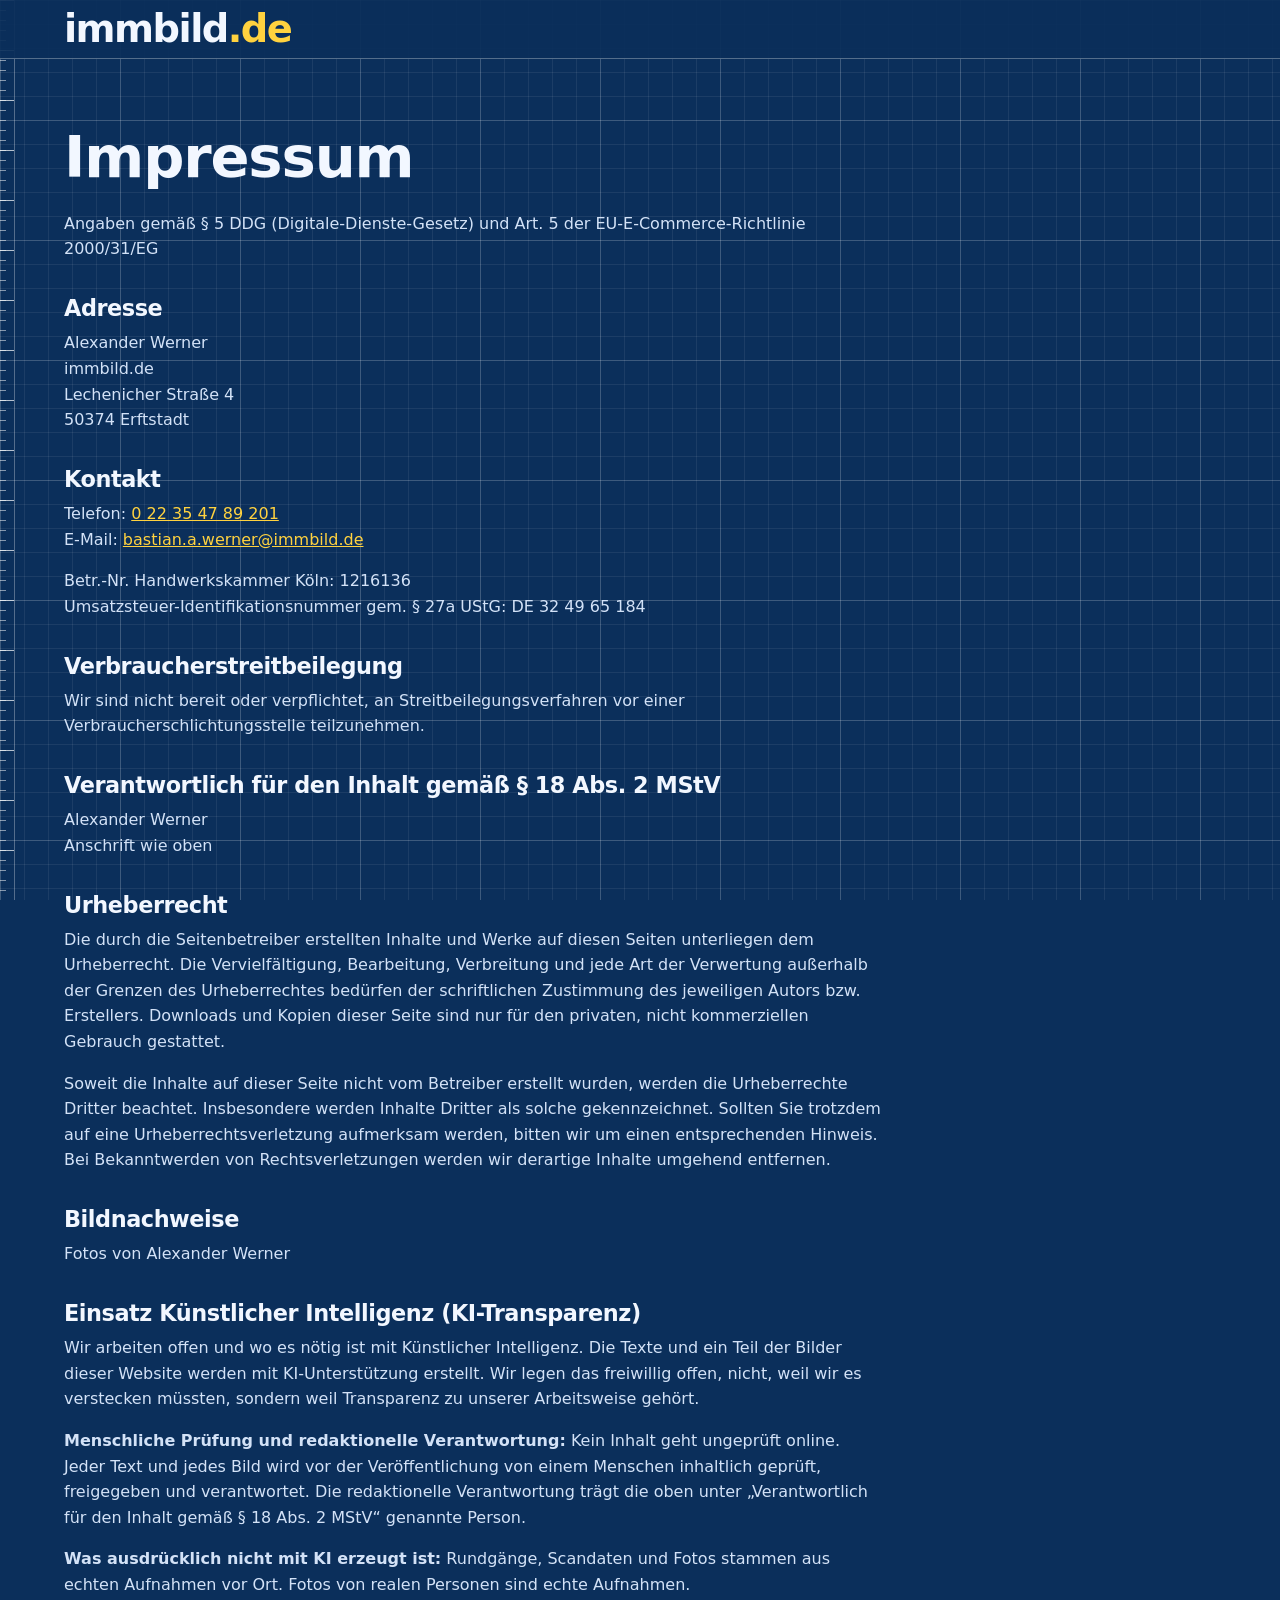
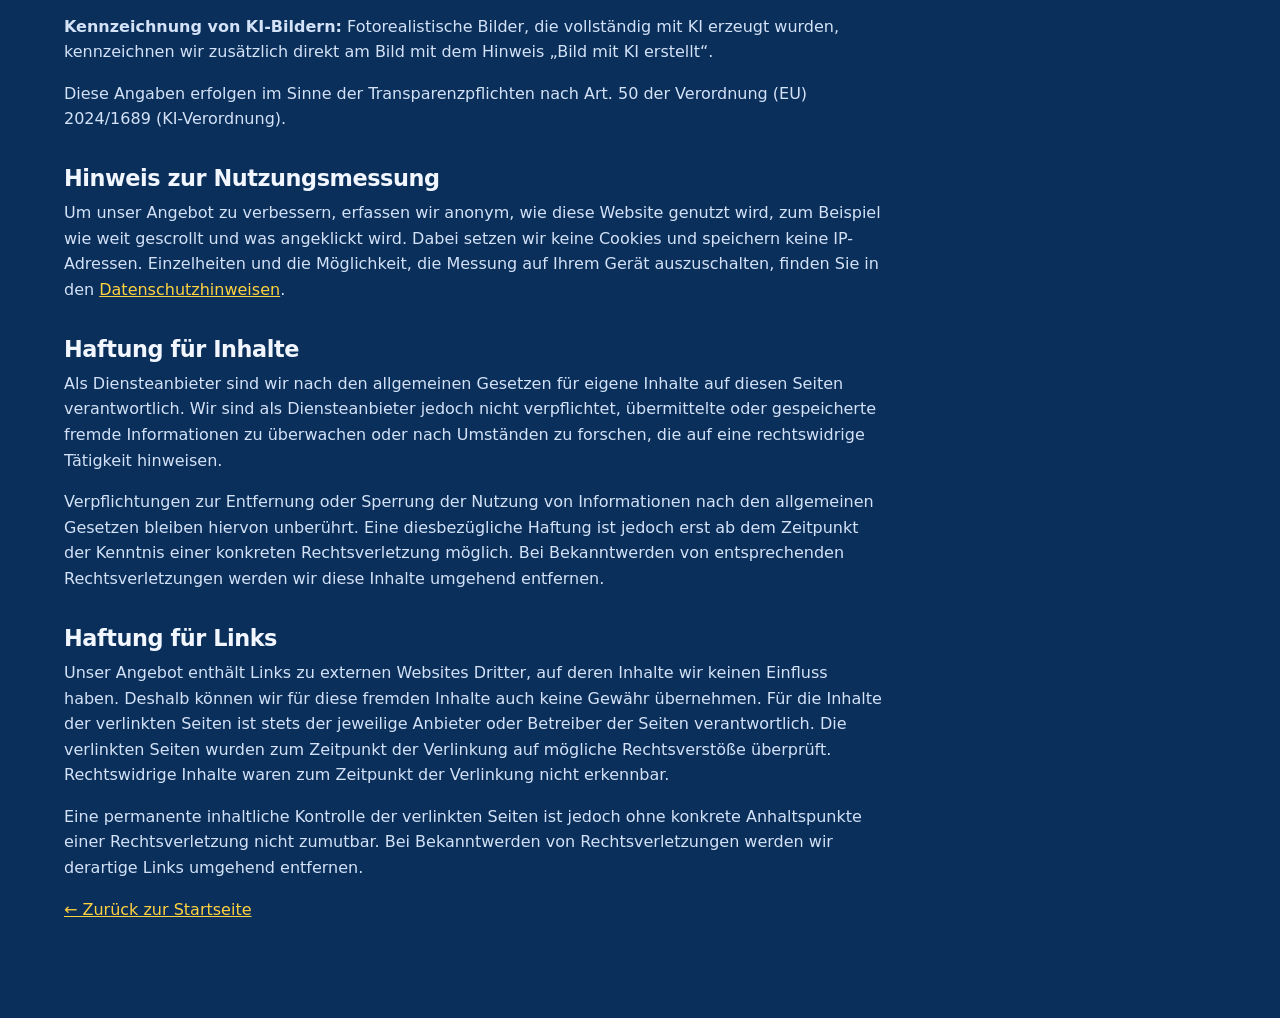
<file: impressum.html>
<!DOCTYPE html>
<html lang="de">
<head>
  <meta charset="utf-8">
  <meta name="viewport" content="width=device-width, initial-scale=1">
  <meta name="robots" content="noindex">
  <title>Impressum – immbild.</title>
  <script>
/* Darstellung: tagsüber Papier, nachts Blaupause (nach der Sonne über Erftstadt), außer man hat selbst gewählt (gilt für diesen Besuch) */
(function(){var R=document.documentElement,S=null,mem=null;try{S=window.sessionStorage;S.getItem('look');}catch(e){S=null;}
function get(){var v=null;try{v=S?S.getItem('look'):mem;}catch(e){v=mem;}return(v==='papier'||v==='blaupause')?v:null;}
function set(v){mem=v;try{if(S)S.setItem('look',v);}catch(e){}}
function sun(d){d=d||new Date();var r=Math.PI/180,lat=50.83*r,lng=6.8,
n=Math.floor((Date.UTC(d.getUTCFullYear(),d.getUTCMonth(),d.getUTCDate())-Date.UTC(d.getUTCFullYear(),0,0))/864e5),g=2*Math.PI/365*(n-1),
eq=229.18*(0.000075+0.001868*Math.cos(g)-0.032077*Math.sin(g)-0.014615*Math.cos(2*g)-0.040849*Math.sin(2*g)),
dc=0.006918-0.399912*Math.cos(g)+0.070257*Math.sin(g)-0.006758*Math.cos(2*g)+0.000907*Math.sin(2*g)-0.002697*Math.cos(3*g)+0.00148*Math.sin(3*g),
ha=Math.acos(Math.cos(90.833*r)/(Math.cos(lat)*Math.cos(dc))-Math.tan(lat)*Math.tan(dc))/r,
noon=720-4*lng-eq,m=d.getUTCHours()*60+d.getUTCMinutes()+d.getUTCSeconds()/60;
return(m>=noon-4*ha&&m<noon+4*ha)?'papier':'blaupause';}
var q=new URLSearchParams(location.search).get('look');if(q==='nacht')q='blaupause';
if(q==='auto'){mem=null;try{if(S)S.removeItem('look');}catch(e){}}else if(q==='papier'||q==='blaupause')set(q);
window.immLook={sun:sun,manual:get,set:set};
R.dataset.look=get()||sun();})();
</script>
  <link rel="stylesheet" href="style.css">
</head>
<body>
<header class="site-header scrolled"><a class="logo" href="index.html">imm<b>bild</b><i>.de</i></a></header>
<main class="legal">
  <h1>Impressum</h1>

  <p>Angaben gemäß § 5 DDG (Digitale-Dienste-Gesetz) und Art. 5 der EU-E-Commerce-Richtlinie 2000/31/EG</p>

  <h2>Adresse</h2>
  <p>Alexander Werner<br>immbild.de<br>Lechenicher Straße 4<br>50374 Erftstadt</p>

  <h2>Kontakt</h2>
  <p>Telefon: <a href="tel:+4922354789201">0 22 35 47 89 201</a><br>
  E-Mail: <a href="mailto:bastian.a.werner@immbild.de">bastian.a.werner@immbild.de</a></p>
  <p>Betr.-Nr. Handwerkskammer Köln: 1216136<br>
  Umsatzsteuer-Identifikationsnummer gem. § 27a UStG: DE 32 49 65 184</p>

  <h2>Verbraucherstreitbeilegung</h2>
  <p>Wir sind nicht bereit oder verpflichtet, an Streitbeilegungsverfahren vor einer Verbraucherschlichtungsstelle teilzunehmen.</p>

  <h2>Verantwortlich für den Inhalt gemäß § 18 Abs. 2 MStV</h2>
  <p>Alexander Werner<br>Anschrift wie oben</p>

  <h2>Urheberrecht</h2>
  <p>Die durch die Seitenbetreiber erstellten Inhalte und Werke auf diesen Seiten unterliegen dem Urheberrecht. Die Vervielfältigung, Bearbeitung, Verbreitung und jede Art der Verwertung außerhalb der Grenzen des Urheberrechtes bedürfen der schriftlichen Zustimmung des jeweiligen Autors bzw. Erstellers. Downloads und Kopien dieser Seite sind nur für den privaten, nicht kommerziellen Gebrauch gestattet.</p>
  <p>Soweit die Inhalte auf dieser Seite nicht vom Betreiber erstellt wurden, werden die Urheberrechte Dritter beachtet. Insbesondere werden Inhalte Dritter als solche gekennzeichnet. Sollten Sie trotzdem auf eine Urheberrechtsverletzung aufmerksam werden, bitten wir um einen entsprechenden Hinweis. Bei Bekanntwerden von Rechtsverletzungen werden wir derartige Inhalte umgehend entfernen.</p>

  <h2>Bildnachweise</h2>
  <p>Fotos von Alexander Werner</p>

  <h2>Einsatz Künstlicher Intelligenz (KI-Transparenz)</h2>
  <p>Wir arbeiten offen und wo es nötig ist mit Künstlicher Intelligenz. Die Texte und ein Teil der Bilder dieser Website werden mit KI-Unterstützung erstellt. Wir legen das freiwillig offen, nicht, weil wir es verstecken müssten, sondern weil Transparenz zu unserer Arbeitsweise gehört.</p>
  <p><strong>Menschliche Prüfung und redaktionelle Verantwortung:</strong> Kein Inhalt geht ungeprüft online. Jeder Text und jedes Bild wird vor der Veröffentlichung von einem Menschen inhaltlich geprüft, freigegeben und verantwortet. Die redaktionelle Verantwortung trägt die oben unter „Verantwortlich für den Inhalt gemäß § 18 Abs. 2 MStV“ genannte Person.</p>
  <p><strong>Was ausdrücklich nicht mit KI erzeugt ist:</strong> Rundgänge, Scandaten und Fotos stammen aus echten Aufnahmen vor Ort. Fotos von realen Personen sind echte Aufnahmen.</p>
  <p><strong>Kennzeichnung von KI-Bildern:</strong> Fotorealistische Bilder, die vollständig mit KI erzeugt wurden, kennzeichnen wir zusätzlich direkt am Bild mit dem Hinweis „Bild mit KI erstellt“.</p>
  <p>Diese Angaben erfolgen im Sinne der Transparenzpflichten nach Art. 50 der Verordnung (EU) 2024/1689 (KI-Verordnung).</p>

  <h2>Hinweis zur Nutzungsmessung</h2>
  <p>Um unser Angebot zu verbessern, erfassen wir anonym, wie diese Website genutzt wird, zum Beispiel wie weit gescrollt und was angeklickt wird. Dabei setzen wir keine Cookies und speichern keine IP-Adressen. Einzelheiten und die Möglichkeit, die Messung auf Ihrem Gerät auszuschalten, finden Sie in den <a href="datenschutz.html">Datenschutzhinweisen</a>.</p>

  <h2>Haftung für Inhalte</h2>
  <p>Als Diensteanbieter sind wir nach den allgemeinen Gesetzen für eigene Inhalte auf diesen Seiten verantwortlich. Wir sind als Diensteanbieter jedoch nicht verpflichtet, übermittelte oder gespeicherte fremde Informationen zu überwachen oder nach Umständen zu forschen, die auf eine rechtswidrige Tätigkeit hinweisen.</p>
  <p>Verpflichtungen zur Entfernung oder Sperrung der Nutzung von Informationen nach den allgemeinen Gesetzen bleiben hiervon unberührt. Eine diesbezügliche Haftung ist jedoch erst ab dem Zeitpunkt der Kenntnis einer konkreten Rechtsverletzung möglich. Bei Bekanntwerden von entsprechenden Rechtsverletzungen werden wir diese Inhalte umgehend entfernen.</p>

  <h2>Haftung für Links</h2>
  <p>Unser Angebot enthält Links zu externen Websites Dritter, auf deren Inhalte wir keinen Einfluss haben. Deshalb können wir für diese fremden Inhalte auch keine Gewähr übernehmen. Für die Inhalte der verlinkten Seiten ist stets der jeweilige Anbieter oder Betreiber der Seiten verantwortlich. Die verlinkten Seiten wurden zum Zeitpunkt der Verlinkung auf mögliche Rechtsverstöße überprüft. Rechtswidrige Inhalte waren zum Zeitpunkt der Verlinkung nicht erkennbar.</p>
  <p>Eine permanente inhaltliche Kontrolle der verlinkten Seiten ist jedoch ohne konkrete Anhaltspunkte einer Rechtsverletzung nicht zumutbar. Bei Bekanntwerden von Rechtsverletzungen werden wir derartige Links umgehend entfernen.</p>

  <p><a href="index.html">← Zurück zur Startseite</a></p>
</main>
</body>
</html>
</file>
<file: style.css>
:root {
  /* Ein gemeinsamer Seitenrand für alles: Kopf, Hero, alle Rubriken, Fußleiste (Inhalt höchstens 1320 px breit, mittig) */
  --pad: clamp(1.2rem, 5vw, 4rem);
  --edge: max(var(--pad), calc((100% - 1320px) / 2 + var(--pad)));
  --gold-rgb: 241, 210, 82; --bg-rgb: 7, 8, 10; --fg-rgb: 255, 255, 255; --cyan-rgb: 93, 224, 230;
  --text-2: #cfcdc4; --on-accent: #101010; --stage: #000; --field: rgba(0, 0, 0, .35);
  --bg: #07080a;
  --bg-2: #0d0f12;
  --card: rgba(255, 255, 255, .04);
  --line: rgba(255, 255, 255, .1);
  --ink: #f3f1ea;
  --muted: #9a9a94;
  --gold: #f1d252;
  --gold-2: #ffb94a;
  --cyan: #5de0e6;
  --radius: 22px;
  --ease: cubic-bezier(.2, .7, .2, 1);
  color-scheme: dark;
}
* { box-sizing: border-box; }
html { scroll-behavior: smooth; scroll-padding-top: 80px; overflow-x: clip; }
body {
  margin: 0; background: var(--bg); color: var(--ink);
  font-family: "SF Pro Display", "Inter", "Segoe UI Variable", "Segoe UI", system-ui, -apple-system, sans-serif;
  line-height: 1.6; -webkit-font-smoothing: antialiased;
}
img, svg, canvas { display: block; max-width: 100%; }
a { color: inherit; }
h1, h2, h3 { margin: 0 0 .5em; line-height: 1.05; letter-spacing: -.02em; font-weight: 700; }
h1 { font-size: clamp(2.7rem, 8.2vw, 6.6rem); }
h2 { font-size: clamp(2rem, 5vw, 3.8rem); }
h3 { font-size: 1.35rem; }
p { margin: 0 0 1em; }
.grad { background: linear-gradient(100deg, var(--gold), var(--gold-2) 55%, var(--cyan)); -webkit-background-clip: text; background-clip: text; color: transparent; }
.skip { position: absolute; left: -999px; top: 8px; background: var(--gold); color: #000; padding: .5rem 1rem; border-radius: 8px; z-index: 100; }
.skip:focus { left: 8px; }
:focus-visible { outline: 2px solid var(--gold); outline-offset: 3px; }

.cursor-glow { position: fixed; z-index: 0; width: 520px; height: 520px; border-radius: 50%; pointer-events: none; left: 0; top: 0;
  background: radial-gradient(circle, rgba(var(--gold-rgb), .10), transparent 65%); transform: translate(-50%, -50%); transition: opacity .3s; opacity: 0; }

/* Header */
.site-header { position: fixed; inset: 0 0 auto 0; z-index: 50; display: flex; align-items: center; justify-content: space-between;
  padding: 1rem var(--edge); transition: background .3s, padding .3s, backdrop-filter .3s; }
.site-header.scrolled { background: rgba(var(--bg-rgb), .94); border-bottom: 1px solid var(--line); padding-block: .6rem; }
.logo { font-size: clamp(1.55rem, 6.2vw, 3.4rem); font-weight: 800; letter-spacing: -.04em; text-decoration: none; line-height: 1; transition: font-size .25s ease; }
.site-header.scrolled .logo { font-size: clamp(1.5rem, 5.5vw, 2.4rem); }
.logo b { color: var(--ink); } .logo i { color: var(--gold); font-style: normal; }
nav { display: flex; align-items: center; gap: 1.6rem; }
nav a { text-decoration: none; color: var(--muted); font-weight: 500; font-size: .95rem; transition: color .2s; }
nav a:hover { color: var(--ink); }
.nav-toggle { display: none; background: none; border: 0; width: 44px; height: 44px; position: relative; cursor: pointer; }
.nav-toggle span { position: absolute; left: 10px; right: 10px; height: 2px; background: var(--ink); transition: transform .3s; }
.nav-toggle span:first-child { top: 16px; } .nav-toggle span:last-child { top: 26px; }
.nav-toggle[aria-expanded="true"] span:first-child { transform: translateY(5px) rotate(45deg); }
.nav-toggle[aria-expanded="true"] span:last-child { transform: translateY(-5px) rotate(-45deg); }

/* Buttons */
.btn { display: inline-flex; align-items: center; justify-content: center; gap: .5rem; padding: .95rem 1.7rem; border-radius: 999px; border: 1px solid transparent;
  background: linear-gradient(100deg, var(--gold), var(--gold-2)); color: var(--on-accent) !important; font-weight: 700; font-size: 1rem; text-decoration: none; cursor: pointer;
  box-shadow: 0 0 0 0 rgba(var(--gold-rgb), .5); transition: box-shadow .3s, transform .2s; will-change: transform; }
.btn:hover { box-shadow: 0 10px 40px -8px rgba(var(--gold-rgb), .55); }
.btn.ghost { background: transparent; color: var(--ink) !important; border-color: var(--line); }
.btn.ghost:hover { border-color: var(--gold); box-shadow: none; }
.btn-sm { padding: .5rem 1.15rem; font-size: .9rem; color: var(--on-accent) !important; }
nav a.btn { color: var(--on-accent); }

/* Hero */
/* Der Hero ist eine lange Strecke; die Bühne bleibt oben stehen, während man hindurchscrollt. Scrollen zoomt ins Haus. */
.hero { position: relative; height: 250svh; }
.hero-stage { position: sticky; top: 0; height: 100svh; min-height: 520px; display: grid; align-items: center; overflow: hidden; isolation: isolate; }
#cloud { position: absolute; inset: 0; width: 100%; height: 100%; z-index: -2; }
.hero-vignette { position: absolute; inset: 0; z-index: -1; background:
  radial-gradient(ellipse at 30% 50%, rgba(var(--bg-rgb), .85) 0%, rgba(var(--bg-rgb), .35) 55%, transparent 80%),
  linear-gradient(to bottom, rgba(var(--bg-rgb), .5), transparent 25%, transparent 70%, var(--bg)); }
.hero-stage { user-select: none; -webkit-user-select: none; touch-action: pan-y; cursor: grab; }
.hero-stage a, .hero-stage button { cursor: pointer; }
.hero-inner { transition: opacity .5s; }
.hero.zoomed .hero-inner { opacity: .22; }
.cloud-ctrl { position: absolute; right: calc(var(--edge) + 216px); bottom: 2.4rem; z-index: 2; display: flex; align-items: center; gap: .5rem; }
.cloud-ctrl button { width: 42px; height: 42px; border-radius: 50%; border: 1px solid var(--line); background: rgba(var(--bg-rgb), .82); color: var(--ink); font-size: 1.3rem; line-height: 1; cursor: pointer; transition: border-color .2s, transform .2s; }
.cloud-ctrl button:hover { border-color: var(--gold); transform: scale(1.08); }
.cloud-tip { font-family: ui-monospace, "SF Mono", Menlo, monospace; font-size: .75rem; color: var(--muted); margin-right: .5rem; transition: opacity .6s; }
.cloud-tip.used { opacity: 0; }
.hero-inner { padding: 7rem var(--edge) 5rem; max-width: none; }
.eyebrow { display: inline-flex; align-items: center; gap: .6rem; font-size: .8rem; text-transform: uppercase; letter-spacing: .16em; color: var(--muted); margin-bottom: 1.6rem; padding: .45rem .9rem; border: 1px solid var(--line); border-radius: 999px; background: rgba(var(--fg-rgb), .03); }
.dot { width: 8px; height: 8px; border-radius: 50%; background: var(--gold); box-shadow: 0 0 12px var(--gold); animation: blink 2s infinite; }
@keyframes blink { 50% { opacity: .3; } }
.hero-lead { font-size: clamp(1.05rem, 2vw, 1.35rem); color: var(--text-2); max-width: 38em; margin: 1.6rem 0 2.2rem; }
.hero-cta { display: flex; flex-wrap: wrap; gap: .9rem; }
.hud { position: absolute; right: var(--edge); bottom: 2.4rem; width: 200px; font-family: ui-monospace, "SF Mono", Menlo, monospace; font-size: .8rem; color: var(--gold); padding: 1rem; border: 1px solid var(--line); border-radius: 14px; background: rgba(var(--bg-rgb), .82); }
.hud-row { display: flex; gap: .5rem; align-items: baseline; } .hud-row b { font-size: 1.8rem; color: var(--ink); } .hud-row.small b { font-size: .9rem; }
.hud-bar { height: 3px; background: var(--line); margin: .5rem 0 .7rem; border-radius: 3px; overflow: hidden; } .hud-bar i { display: block; height: 100%; width: 0; background: linear-gradient(90deg, var(--gold), var(--cyan)); }
.scroll-hint { position: absolute; left: 50%; bottom: 1.2rem; width: 26px; height: 42px; border: 2px solid var(--line); border-radius: 14px; transform: translateX(-50%); }
.cloud-ctrl .scroll-hint { position: relative; left: auto; bottom: auto; transform: none; flex: none; margin: 0 .35rem 0 -.1rem; }      /* sitzt jetzt in der Leiste, zwischen Papier/Blaupause und den vier Ansichten */
.scroll-hint span { position: absolute; left: 50%; top: 8px; width: 4px; height: 8px; margin-left: -2px; border-radius: 2px; background: var(--gold); animation: wheel 1.8s infinite; }
@keyframes wheel { to { transform: translateY(14px); opacity: 0; } }

/* Marquee */
.marquee { overflow: hidden; border-block: 1px solid var(--line); background: var(--bg-2); padding: 1.1rem 0; }
.marquee-track { display: flex; gap: 3rem; width: max-content; animation: scroll 38s linear infinite; }
.marquee span { font-size: 1.4rem; font-weight: 600; color: transparent; -webkit-text-stroke: 1px rgba(var(--fg-rgb), .35); white-space: nowrap; }
.marquee span::after { content: "◆"; color: var(--gold); -webkit-text-stroke: 0; margin-left: 3rem; font-size: .8rem; vertical-align: middle; }
@keyframes scroll { to { transform: translateX(-50%); } }

/* Stats */
.stats { display: grid; grid-template-columns: repeat(auto-fit, minmax(200px, 1fr)); gap: 1px; background: var(--line); border-bottom: 1px solid var(--line); }
.stat { background: var(--bg); padding: 2.4rem clamp(1rem, 3vw, 2.4rem); }
.stat b { display: block; font-size: clamp(2.6rem, 5vw, 4rem); line-height: 1; letter-spacing: -.04em; background: linear-gradient(120deg, var(--ink), var(--gold)); -webkit-background-clip: text; background-clip: text; color: transparent; }
.stat small { color: var(--muted); font-size: .95rem; }

/* Blocks */
.block { position: relative; padding: clamp(4rem, 9vw, 8rem) clamp(1.2rem, 5vw, 4rem); max-width: 1320px; margin: 0 auto; }
.block.alt { max-width: none; padding-inline: var(--edge); background: linear-gradient(180deg, var(--bg-2), var(--bg)); }
.block.alt > * { max-width: none; margin-inline: auto; }
.head { max-width: 800px; margin-bottom: 3rem; }
.kicker { font-family: ui-monospace, "SF Mono", Menlo, monospace; font-size: .8rem; letter-spacing: .14em; text-transform: uppercase; color: var(--gold); }
.sub { color: var(--muted); font-size: 1.15rem; max-width: 40em; }

/* Viewer */
.viewer-tabs { display: grid; grid-template-columns: repeat(auto-fit, minmax(240px, 1fr)); gap: .8rem; margin-bottom: 1rem; }
.vt { text-align: left; padding: 1rem 1.2rem; border-radius: 16px; border: 1px solid var(--line); background: var(--card); color: var(--ink); cursor: pointer; font: inherit; transition: border-color .2s, background .2s; }
.vt b { display: block; } .vt small { color: var(--muted); }
.vt.active, .vt:hover { border-color: var(--gold); background: rgba(var(--gold-rgb), .06); }
.viewer-stage { position: relative; aspect-ratio: 16 / 9; border-radius: var(--radius); overflow: hidden; border: 1px solid var(--line); background: var(--stage); box-shadow: 0 40px 100px -30px rgba(var(--gold-rgb), .18); }
.viewer-stage iframe, .poster { position: absolute; inset: 0; width: 100%; height: 100%; border: 0; }
.viewer-stage iframe[hidden] { display: none; }
.poster img { position: absolute; inset: 0; width: 100%; height: 100%; object-fit: cover; }
.poster::after { content: ''; position: absolute; inset: 0; pointer-events: none; background: linear-gradient(180deg, rgba(0,0,0,.18), rgba(0,0,0,.04) 38%, rgba(0,0,0,.72)); }
.poster-ui { z-index: 1; } .poster-title, .poster-note { color: #fff; text-shadow: 0 1px 12px rgba(0,0,0,.55); } .poster-note { opacity: .88; }
.dollhouse { animation: float 6s ease-in-out infinite; transform-origin: 400px 230px; }
@keyframes float { 50% { transform: translateY(-10px) scale(1.03); } }
.poster-ui { position: absolute; inset: 0; display: grid; place-content: center; justify-items: center; text-align: center; gap: .6rem; padding: 1rem; }
.chip { position: absolute; top: 1rem; left: 1rem; font-size: .75rem; letter-spacing: .12em; padding: .35rem .8rem; border-radius: 999px; background: rgba(0, 0, 0, .6); border: 1px solid var(--line); }
.chip.live i { display: inline-block; width: 7px; height: 7px; border-radius: 50%; background: #ff4b4b; margin-right: .4rem; animation: blink 1.4s infinite; }
.play { width: 92px; height: 92px; border-radius: 50%; border: 0; cursor: pointer; display: grid; place-items: center; color: var(--on-accent); background: linear-gradient(120deg, var(--gold), var(--gold-2)); box-shadow: 0 0 0 0 rgba(var(--gold-rgb), .6); animation: ring 2.4s infinite; }
@keyframes ring { 70% { box-shadow: 0 0 0 28px rgba(var(--gold-rgb), 0); } 100% { box-shadow: 0 0 0 0 rgba(var(--gold-rgb), 0); } }
.poster-title { font-size: clamp(1.2rem, 3vw, 2rem); font-weight: 700; margin: .8rem 0 0; }
.poster-note { font-size: .78rem; color: var(--muted); max-width: 34em; margin: 0; }
.corner { position: absolute; width: 22px; height: 22px; border: 2px solid var(--gold); pointer-events: none; }
.corner.tl { top: 10px; left: 10px; border-right: 0; border-bottom: 0; } .corner.tr { top: 10px; right: 10px; border-left: 0; border-bottom: 0; }
.corner.bl { bottom: 10px; left: 10px; border-right: 0; border-top: 0; } .corner.br { bottom: 10px; right: 10px; border-left: 0; border-top: 0; }
.hint { color: var(--muted); font-size: .9rem; margin-top: .9rem; max-width: 62em; } .hint b { color: var(--ink); }

/* Bento */
.bento { display: grid; grid-template-columns: repeat(4, 1fr); gap: 1rem; }
.tile { position: relative; overflow: hidden; padding: 2rem; border-radius: var(--radius); background: var(--card); border: 1px solid var(--line); transition: border-color .3s, transform .3s var(--ease); transform-style: preserve-3d; }
.tile:hover { border-color: rgba(var(--gold-rgb), .5); }
.tile::before { content: ""; position: absolute; inset: 0; background: radial-gradient(500px circle at var(--mx, 50%) var(--my, 0%), rgba(var(--gold-rgb), .10), transparent 45%); opacity: 0; transition: opacity .3s; pointer-events: none; }
.tile:hover::before { opacity: 1; }
.tile.big { grid-column: span 2; } .tile.wide { grid-column: 1 / -1; }   /* ohne Zeichnung braucht die große Kachel keine zwei Reihen mehr */
.tile.band { grid-column: 1 / -1; display: grid; grid-template-columns: minmax(0, .8fr) minmax(0, 1.4fr); gap: clamp(1.2rem, 3vw, 3rem); align-items: center; padding: clamp(1.4rem, 3vw, 2.4rem); }
.band-text p + p { margin-top: 1rem; }
.band-note { display: flex; flex-direction: column; gap: .3rem; font-family: ui-monospace, "SF Mono", Menlo, monospace; font-size: .76rem; letter-spacing: .04em; }
#wmCap { color: var(--gold); text-transform: uppercase; min-height: 1.2em; } .band-hint { color: var(--muted); }
.band-art { min-width: 0; --wm-ink: var(--ink); --wm-gold: var(--gold); --wm-cyan: var(--cyan); }
.band-art canvas { display: block; width: 100%; aspect-ratio: 16 / 10; cursor: grab; } .band-art canvas:active { cursor: grabbing; } .band-art canvas:focus-visible { outline: 2px solid var(--gold); outline-offset: 2px; }
@media (max-width: 760px) { .tile.band { grid-template-columns: minmax(0, 1fr); } .band-art canvas { aspect-ratio: 4 / 3; } }
.tile p { color: var(--muted); margin: 0; }
.tile h3, .device h3 { hyphens: auto; overflow-wrap: break-word; }
@media (max-width: 1200px) {
  .bento { grid-template-columns: repeat(2, 1fr); } .tile.big { grid-column: span 2; grid-row: auto; } .tile.wide { grid-column: span 2; }
}
.num { font-family: ui-monospace, Menlo, monospace; color: var(--gold); font-size: .85rem; display: block; margin-bottom: 1.4rem; }

/* Who */
.who { display: grid; grid-template-columns: minmax(220px, 300px) 1fr; gap: 2rem; align-items: start; }
.who-tabs { display: grid; gap: .5rem; }
.wt { text-align: left; padding: .9rem 1.2rem; border-radius: 14px; background: transparent; color: var(--muted); border: 1px solid var(--line); font: inherit; font-weight: 600; cursor: pointer; transition: all .2s; }
.wt.active, .wt:hover { color: var(--ink); border-color: var(--gold); background: rgba(var(--gold-rgb), .06); }
.who-body { padding: clamp(1.4rem, 3vw, 2.6rem); border: 1px solid var(--line); border-radius: var(--radius); background: var(--card); min-height: 300px; }
.who-body h3 { font-size: clamp(1.5rem, 3vw, 2.2rem); }
.who-body p { color: var(--text-2); font-size: 1.1rem; }
.who-body ul { list-style: none; padding: 0; margin: 1.4rem 0 0; display: grid; gap: .7rem; }
.who-body li { padding-left: 1.8rem; position: relative; }
.who-body li::before { content: ""; position: absolute; left: 0; top: .55em; width: 10px; height: 10px; border-radius: 50%; background: var(--gold); box-shadow: 0 0 10px var(--gold); }
.wt-real { border-color: var(--gold); color: var(--ink); }
.who-src { margin: 1.6rem 0 0; padding-top: 1rem; border-top: 1px solid var(--line); font-size: .9rem; color: var(--muted); }
.who-src a { color: var(--gold); text-decoration: underline; text-underline-offset: 3px; }
.who-body.swap { animation: swap .45s var(--ease); }
@keyframes swap { from { opacity: 0; transform: translateY(12px); } }

/* Tech */
.tech { display: grid; grid-template-columns: repeat(auto-fit, minmax(260px, 1fr)); gap: 1rem; }
.device { padding: 2rem; border: 1px solid var(--line); border-radius: var(--radius); background: var(--card); color: var(--gold); transition: border-color .3s; }
.device:hover { border-color: rgba(var(--gold-rgb), .5); }
.device svg { width: 100%; max-width: 220px; margin: 0 auto 1.6rem; }
.device .body { fill: rgba(var(--gold-rgb), .06); } .device .fill { fill: currentColor; }
.device .rings { opacity: .18; } .device .rings circle, .device .rings ellipse { transform-origin: 110px 100px; animation: pulse 4s ease-in-out infinite; } .device .rings *:nth-child(2) { animation-delay: 1s; }
@keyframes pulse { 50% { transform: scale(1.06); opacity: .5; } }
/* Geräte-Symbole: leise Hinweise, wie jedes Gerät arbeitet */
.device .ind { opacity: .65; }
.device .turn5, .device .turn1 { transform-origin: 190px 30px; }
.device .turn5 { animation: turn5 10s ease-in-out infinite; }
.device .turn1 { animation: turn1 9s linear infinite; }
@keyframes turn5 { 0%, 14% { transform: rotate(0); } 20%, 34% { transform: rotate(72deg); } 40%, 54% { transform: rotate(144deg); } 60%, 74% { transform: rotate(216deg); } 80%, 94% { transform: rotate(288deg); } 100% { transform: rotate(360deg); } }
@keyframes turn1 { to { transform: rotate(360deg); } }
.device .shot { animation: shot 10s ease-in-out infinite; }
@keyframes shot { 0%, 4%, 10%, 24%, 30%, 44%, 50%, 64%, 70%, 84%, 90%, 100% { opacity: 1; } 7%, 27%, 47%, 67%, 87% { opacity: .15; } }
.device .blk-roll { animation: roll 1.8s linear infinite; }
@keyframes roll { to { transform: translateX(20px); } }
.device .lens { animation: lens5 10s ease-in-out infinite; }
@keyframes lens5 { 0%, 14% { transform: translateX(0); } 20%, 34% { transform: translateX(12px); } 40%, 54% { transform: translateX(8px); } 60%, 74% { transform: translateX(-8px); } 80%, 94% { transform: translateX(-12px); } 100% { transform: translateX(0); } }
.device .iris { transform-box: fill-box; transform-origin: center; animation: iris 5s ease-in-out infinite; }
@keyframes iris { 0%, 25% { transform: scale(1); } 45%, 55% { transform: scale(.25); } 75%, 100% { transform: scale(1); } }
.device h3 { color: var(--ink); } .device p { color: var(--muted); }
.device ul { padding-left: 1.1rem; color: var(--text-2); margin: 1rem 0 0; } .device li { margin: .3rem 0; } .device li::marker { color: var(--gold); }

/* Vogelperspektive */
.vogel { max-width: none; padding-inline: var(--edge); background: radial-gradient(900px circle at 80% 40%, rgba(var(--cyan-rgb), .08), transparent 60%); }
.vogel-grid { display: grid; grid-template-columns: 1.1fr 1fr; gap: clamp(2rem, 5vw, 5rem); align-items: center; margin-inline: auto; }
.vogel .head { margin-bottom: 0; }
.ticks { list-style: none; padding: 0; margin: 2rem 0 0; display: grid; gap: 1rem; }
.ticks li { position: relative; padding: 0 0 0 2rem; color: var(--text-2); }
.ticks li::before { content: ""; position: absolute; left: 0; top: .5em; width: 12px; height: 12px; border-radius: 3px; background: var(--cyan); box-shadow: 0 0 12px var(--cyan); transform: rotate(45deg); }
.ticks b { color: var(--ink); }
.vogel-art { margin: 0; padding: 1.5rem; border: 1px solid var(--line); border-radius: var(--radius); background: var(--card); }
.vogel-art svg { width: 100%; height: auto; }
.v-beam { transform-origin: 230px 70px; animation: sweepBeam 5s ease-in-out infinite; }
@keyframes sweepBeam { 0%, 100% { transform: scaleX(.55); opacity: .5; } 50% { transform: scaleX(1.1); opacity: 1; } }
.v-dot { animation: blink 1.6s infinite; }
.v-drone { animation: hoverDrone 4s ease-in-out infinite; }
@keyframes hoverDrone { 50% { transform: translateY(-8px); } }
@media (max-width: 960px) { .vogel-grid { grid-template-columns: 1fr; } }

/* Timeline */
.timeline { list-style: none; margin: 0 auto; padding: 0 0 0 0; position: relative; max-width: 800px; }
.timeline::before { content: ""; position: absolute; left: 24px; top: 0; bottom: 0; width: 2px; background: var(--line); }
.timeline::after { content: ""; position: absolute; left: 24px; top: 0; width: 2px; height: var(--prog, 0%); background: linear-gradient(var(--gold), var(--cyan)); box-shadow: 0 0 14px var(--gold); transition: height .2s linear; }
.timeline li { position: relative; display: grid; grid-template-columns: 50px 1fr; gap: 1.6rem; padding-bottom: 2.6rem; }
.timeline .n { z-index: 1; display: grid; place-items: center; width: 50px; height: 50px; border-radius: 50%; background: var(--bg); border: 2px solid var(--gold); color: var(--gold); font-weight: 800; }
.timeline h3 { margin-bottom: .2em; } .timeline p { color: var(--muted); margin: 0; }

/* Config */
.config { display: block; }
.cfg-col { padding: 2rem; border: 1px solid var(--line); border-radius: var(--radius); background: var(--card); }
.cfg-col h3 { font-size: 1rem; text-transform: uppercase; letter-spacing: .1em; color: var(--muted); margin: 1.6rem 0 .8rem; } .cfg-col h3:first-child { margin-top: 0; }
.cfg-col output { color: var(--gold); }
.pills { display: flex; flex-wrap: wrap; gap: .6rem; }
.pill { padding: .6rem 1.2rem; border-radius: 999px; border: 1px solid var(--line); background: transparent; color: var(--ink); font: inherit; cursor: pointer; transition: all .2s; }
.pill:hover { border-color: var(--gold); } .pill.active { background: var(--gold); color: var(--on-accent); border-color: var(--gold); font-weight: 700; }
.cfg-size { display: flex; align-items: center; gap: 1rem; } .cfg-size input[type=range] { flex: 1; min-width: 0; }
.size-num { display: flex; align-items: center; gap: .45rem; color: var(--muted); font-size: .95rem; }
.size-num input { width: 5.8rem; min-width: 0; font: inherit; font-size: 1rem; text-align: right; color: var(--ink); padding: .6rem .8rem; border-radius: 12px; border: 1px solid var(--line); background: var(--field); } .size-num input:focus { outline: none; border-color: var(--gold); box-shadow: 0 0 0 3px rgba(var(--gold-rgb), .15); }
input[type=range] { width: 100%; accent-color: var(--gold); height: 28px; }
.sum { display: flex; flex-direction: column; justify-content: space-between; gap: 1rem; background: linear-gradient(160deg, rgba(var(--gold-rgb), .09), transparent 60%), var(--card); }
.summary { font-size: 1.25rem; line-height: 1.5; margin: 0; }
.summary mark { background: none; color: var(--gold); font-weight: 700; }
.sum small { color: var(--muted); }
.anfrage-main { display: grid; min-width: 0; }
/* Menü und Formular sind ein Kasten */
.anfrage-box { border: 1px solid var(--line); border-radius: var(--radius); background: var(--card); }
.anfrage-box .cfg-col { padding: clamp(1.4rem, 3vw, 2.4rem); border: 0; border-radius: 0; background: none; }
.anfrage-box .form { border: 0; border-top: 1px solid var(--line); border-radius: 0; background: none; }
.cfg-price { margin: 1rem 0 0; padding: .8rem 1rem; border-left: 3px solid var(--gold); border-radius: 0 12px 12px 0; background: rgba(var(--gold-rgb), .08); color: var(--text-2); font-size: .95rem; } .cfg-price b { color: var(--gold); font-size: 1.1rem; }
.cfg-note a { color: var(--gold); text-decoration: underline; text-underline-offset: 3px; } .cfg-note b { color: var(--text-2); }
.cfg-note { margin: 1.6rem 0 0; color: var(--muted); font-size: .9rem; }
html[data-look] .anfrage-box { background: var(--panel); border-color: rgba(var(--fg-rgb), .35); box-shadow: 0 1px 0 var(--panel-hi) inset, 0 14px 30px -22px rgba(var(--fg-rgb), .45); }
html[data-look] .anfrage-box .cfg-col, html[data-look] .anfrage-box .form { background: none; box-shadow: none; border-color: rgba(var(--fg-rgb), .35); }
.cfg-other { margin-top: 1rem; } .cfg-other label { display: block; font-size: .85rem; color: var(--muted); font-weight: 600; margin-bottom: .35rem; }
.cfg-other input { width: 100%; min-width: 0; font: inherit; font-size: 1rem; color: var(--ink); padding: .85rem 1rem; border-radius: 12px; border: 1px solid var(--line); background: var(--field); } .cfg-other input:focus { outline: none; border-color: var(--gold); box-shadow: 0 0 0 3px rgba(var(--gold-rgb), .15); }
.cfg-go { display: flex; flex-wrap: wrap; align-items: center; gap: .8rem 1.2rem; margin-top: 1.8rem; } .cfg-go small { color: var(--muted); flex: 1 1 14em; }
@media (min-width: 961px) { .card-info { position: sticky; top: 6.5rem; } }
.form-sum { margin: 0; padding: .8rem 1rem; border-left: 3px solid var(--gold); border-radius: 0 12px 12px 0; background: rgba(var(--gold-rgb), .08); color: var(--text-2); font-size: .95rem; line-height: 1.45; } .form-sum b { color: var(--ink); }

/* About */
.about { text-align: center; }
blockquote { margin: 1rem auto 2.4rem; font-size: clamp(1.6rem, 4vw, 3rem); line-height: 1.2; font-weight: 700; letter-spacing: -.02em; max-width: 22em; }
.people { display: flex; flex-wrap: wrap; gap: 1.4rem; justify-content: center; margin-bottom: 2rem; }
.person { display: flex; align-items: center; gap: 1rem; padding: .9rem 1.5rem .9rem .9rem; border: 1px solid var(--line); border-radius: 999px; background: var(--card); text-align: left; }
.mono { display: grid; place-items: center; width: 54px; height: 54px; border-radius: 50%; background: linear-gradient(130deg, var(--gold), var(--gold-2)); color: var(--on-accent); font-weight: 800; }
.person small { display: block; color: var(--muted); }
.avatar { flex: none; width: 76px; height: 76px; border-radius: 50%; overflow: hidden; border: 1px solid var(--line); background: #efeadc; }
.avatar img { display: block; width: 100%; height: 100%; object-fit: cover; object-position: 50% 38%; transform: scale(1.3); }
.person b { font-size: 1.1rem; }
.about .sub { margin-inline: auto; }
.card-person { display: flex; align-items: center; gap: 1rem; margin-bottom: 1.2rem; } .card-person .avatar { width: 92px; height: 92px; } .card-person b { display: block; font-size: 1.25rem; } .card-person small { color: var(--muted); }
.card-info blockquote { margin: 0 0 1rem; max-width: none; font-size: 1.2rem; line-height: 1.4; font-weight: 600; letter-spacing: 0; }
.card-info p { margin: 0 0 .9rem; }

/* FAQ */
.faq { max-width: none; }
details { border-bottom: 1px solid var(--line); }
summary { cursor: pointer; padding: 1.3rem 2.5rem 1.3rem 0; font-size: 1.15rem; font-weight: 600; list-style: none; position: relative; }
summary::-webkit-details-marker { display: none; }
summary::after { content: "+"; position: absolute; right: 0; top: 50%; transform: translateY(-50%); font-size: 1.8rem; color: var(--gold); transition: transform .3s; }
details[open] summary::after { transform: translateY(-50%) rotate(45deg); }
details p { color: var(--muted); padding: 0 2.5rem 1.3rem 0; margin: 0; }

/* Contact */
.contact-grid { display: grid; grid-template-columns: minmax(0, 1.5fr) minmax(0, 1fr); gap: 1.2rem; align-items: start; }
.form { display: grid; gap: 1rem; padding: clamp(1.4rem, 3vw, 2.4rem); border: 1px solid var(--line); border-radius: var(--radius); background: var(--card); }
.form .two { display: grid; grid-template-columns: repeat(2, minmax(0, 1fr)); gap: 1rem; }
.form, .form label { min-width: 0; }
.form input:not([type=checkbox]), .form textarea { width: 100%; min-width: 0; }
.form label { display: grid; gap: .35rem; font-size: .85rem; color: var(--muted); font-weight: 600; }
.form input:not([type=checkbox]), .form textarea { font: inherit; font-size: 1rem; color: var(--ink); padding: .85rem 1rem; border-radius: 12px; border: 1px solid var(--line); background: var(--field); transition: border-color .2s, box-shadow .2s; }
.form input:focus, .form textarea:focus { outline: none; border-color: var(--gold); box-shadow: 0 0 0 3px rgba(var(--gold-rgb), .15); }
.form input[type=file] { padding: .7rem; }
.form .check { display: flex; gap: .7rem; align-items: flex-start; font-weight: 400; line-height: 1.4; }
.form .check input { margin-top: .25rem; accent-color: var(--gold); }
.form .check a { color: var(--gold); }
.form .btn { justify-self: start; }
.msg { margin: 0; color: var(--gold); font-weight: 600; min-height: 1.5em; }
.card-info { padding: 2rem; border-radius: var(--radius); border: 1px solid var(--line); background: linear-gradient(160deg, rgba(var(--gold-rgb), .08), transparent 60%), var(--card); }
.card-info a { text-decoration: none; color: var(--gold); } .card-info a:hover { text-decoration: underline; }
.card-info hr { border: 0; border-top: 1px solid var(--line); margin: 1.4rem 0; } .mini { color: var(--muted); font-size: .9rem; margin: 0; }

/* Footer */
.site-footer { border-top: 1px solid var(--line); padding: 3rem var(--edge); text-align: center; color: var(--muted); }
.site-footer p { margin: .6rem 0 0; font-size: .95rem; } .site-footer a:not(.logo) { text-decoration: none; } .site-footer a:not(.logo):hover { color: var(--gold); }

/* Legal pages */
.legal { max-width: none; margin: 0; padding: 8rem var(--edge) 5rem; } .legal > * { max-width: 820px; }
.legal h1 { font-size: clamp(2.2rem, 6vw, 3.6rem); margin-bottom: 1.4rem; }
.legal h2 { font-size: 1.4rem; margin: 2.2rem 0 .6rem; } .legal p, .legal li { color: var(--text-2); } .legal a { color: var(--gold); }
.legal .note { padding: 1rem 1.2rem; border: 1px solid var(--gold); border-radius: 14px; background: rgba(var(--gold-rgb), .06); color: var(--ink); }

/* Reveal */
.reveal { opacity: 0; transform: translateY(34px); filter: blur(8px); transition: opacity .9s var(--ease), transform .9s var(--ease), filter .9s var(--ease); }
.reveal.in { opacity: 1; transform: none; filter: none; }

@media (max-width: 960px) {
  .bento { grid-template-columns: repeat(2, 1fr); } .tile.big { grid-column: span 2; grid-row: auto; } .tile.wide { grid-column: span 2; }
  .who, .config, .contact-grid { grid-template-columns: minmax(0, 1fr); }
  .who-tabs { grid-template-columns: repeat(auto-fit, minmax(150px, 1fr)); }
}
/* Menü-Knopf statt Navigationsleiste bis 1100 px (sonst wird die Kopfleiste mit großem Logo und Schalter zu voll) */
@media (max-width: 1100px) {
  .nav-toggle { display: block; }
  nav { position: fixed; top: 0; left: 0; width: 100vw; height: 100dvh; flex-direction: column; justify-content: center; gap: 1.6rem; background: rgba(var(--bg-rgb), .97); transform: translateY(-100%); visibility: hidden; opacity: 0; transition: transform .5s var(--ease), opacity .4s, visibility 0s .5s; }
  nav.open { transform: none; visibility: visible; opacity: 1; transition: transform .5s var(--ease), opacity .4s; } nav a { font-size: 1.6rem; color: var(--ink); }
  .site-header { z-index: 60; } .nav-toggle { z-index: 70; }
  .site-header .look { order: 2; margin-left: auto; margin-right: .5rem; } .site-header .look button { padding: .3rem .65rem; } .nav-toggle { order: 3; }
}
@media (max-width: 760px) {
  .hud { display: none; } .scroll-hint { display: none; }
  .cloud-ctrl { right: 1rem; bottom: auto; top: 4.6rem; } .cloud-tip { display: none; }
  .hero-inner { padding-top: 12.5rem; padding-bottom: 2.5rem; }
  .hero h1 { font-size: clamp(2.2rem, 10vw, 3rem); }
  .hero-lead { font-size: 1rem; margin: 1rem 0 1.4rem; }
  .eyebrow { margin-bottom: 1rem; }
  .bento { grid-template-columns: 1fr; } .tile.big, .tile.wide { grid-column: auto; }
  .form .two { grid-template-columns: minmax(0, 1fr); }
  .play { width: 70px; height: 70px; } .poster-note { display: none; }
}
@media (hover: none) { .cursor-glow { display: none; } }
@media (prefers-reduced-motion: reduce) {
  *, *::before, *::after { animation: none !important; transition: none !important; scroll-behavior: auto !important; }
  .reveal { opacity: 1; transform: none; filter: none; }
}

/* ===== Darstellung wechseln: Schalter (in beiden Looks) ===== */
.look { display: inline-flex; padding: 3px; border: 1px solid var(--line); border-radius: 999px; background: rgba(var(--fg-rgb), .04); }
.look button { border: 0; background: transparent; color: var(--muted); font: inherit; font-size: .8rem; font-weight: 600; letter-spacing: .04em; padding: .35rem .8rem; border-radius: 999px; cursor: pointer; transition: background .2s, color .2s; }
.look button[aria-pressed="true"] { background: var(--ink); color: var(--bg); }
.titleblock { display: none; }

/* ===== Look "Papier": eine große Bauzeichnung ===== */
html[data-look="papier"] {
  --bg: #f3f0e6; --bg-2: #ebe7da; --card: rgba(255, 255, 255, .55); --line: rgba(24, 28, 38, .22);
  --ink: #14171c; --muted: #565a64; --gold: #d92b22; --gold-2: #ff5a36; --cyan: #a8231c;
  --gold-rgb: 217, 43, 34; --bg-rgb: 243, 240, 230; --fg-rgb: 20, 23, 28; --cyan-rgb: 168, 35, 28;
  --text-2: #353943; --on-accent: #ffffff; --stage: #0c0e12; --field: rgba(255, 255, 255, .75);
  --radius: 6px; --panel: rgba(255, 255, 255, .6); --panel-strong: rgba(255, 255, 255, .72); --panel-hi: rgba(255, 255, 255, .8); --g1: .05; --g2: .09;
  color-scheme: light; background: var(--bg);
}
html[data-look="blaupause"] {
  --bg: #0b2f5b; --bg-2: #0a2850; --card: rgba(255, 255, 255, .05); --line: rgba(255, 255, 255, .3);
  --ink: #f2f7ff; --muted: #a9c1e2; --gold: #ffd23f; --gold-2: #ffb800; --cyan: #7fe0ff;
  --gold-rgb: 255, 210, 63; --bg-rgb: 11, 47, 91; --fg-rgb: 255, 255, 255; --cyan-rgb: 127, 224, 255;
  --text-2: #d3e2f7; --on-accent: #0b2f5b; --stage: #06182f; --field: rgba(255, 255, 255, .07);
  --radius: 6px; --panel: rgba(255, 255, 255, .06); --panel-strong: rgba(255, 255, 255, .1); --panel-hi: rgba(255, 255, 255, .08); --g1: .07; --g2: .15;
  color-scheme: dark; background: var(--bg);
}
html[data-look] body { background: transparent; }
/* Das Blatt: feines Raster und Hauptraster, bleibt beim Scrollen stehen */
html[data-look] body::before { content: ""; position: fixed; inset: 0; z-index: -1; pointer-events: none;
  background-image:
    linear-gradient(rgba(var(--fg-rgb), var(--g1)) 1px, transparent 1px), linear-gradient(90deg, rgba(var(--fg-rgb), var(--g1)) 1px, transparent 1px),
    linear-gradient(rgba(var(--fg-rgb), var(--g2)) 1px, transparent 1px), linear-gradient(90deg, rgba(var(--fg-rgb), var(--g2)) 1px, transparent 1px);
  background-size: 24px 24px, 24px 24px, 120px 120px, 120px 120px; }
/* Maßstab am linken Rand */
html[data-look] body::after { content: ""; position: fixed; left: 0; top: 0; bottom: 0; width: 14px; z-index: 40; pointer-events: none; border-right: 1px solid var(--line);
  background: linear-gradient(to bottom, rgba(var(--fg-rgb), .5) 1px, transparent 1px) left top / 6px 10px repeat-y,
              linear-gradient(to bottom, rgba(var(--fg-rgb), .7) 1px, transparent 1px) left top / 14px 50px repeat-y; }
html[data-look] .grad { background: none; color: var(--gold); -webkit-text-fill-color: currentColor; }
html[data-look] .cursor-glow { background: radial-gradient(circle, rgba(var(--gold-rgb), .07), transparent 65%); }
html[data-look] .site-header.scrolled { background: rgba(var(--bg-rgb), .94); }
html[data-look] .logo i { color: var(--gold); }
/* Knöpfe wie Stempel: eckig mit hartem Schatten */
html[data-look] .btn { background: var(--gold); border-radius: 3px; border: 1px solid var(--ink); box-shadow: 3px 3px 0 var(--ink); transition: transform .15s, box-shadow .15s; }
html[data-look] .btn:hover { box-shadow: 5px 5px 0 var(--ink); transform: translate(-1px, -1px); }
html[data-look] .btn.ghost { background: transparent; color: var(--ink) !important; }
html[data-look] .btn.ghost:hover { border-color: var(--ink); background: rgba(var(--fg-rgb), .04); }
html[data-look] .btn-sm { box-shadow: 2px 2px 0 var(--ink); }
html[data-look] .eyebrow { background: var(--panel-strong); }
html[data-look] .hero-vignette { background:
  radial-gradient(ellipse at 20% 50%, rgba(var(--bg-rgb), .7) 0%, rgba(var(--bg-rgb), .3) 32%, transparent 58%),
  linear-gradient(to bottom, rgba(var(--bg-rgb), .55), transparent 16%); }
html[data-look] .hud, html[data-look] .cloud-ctrl button { background: rgba(var(--bg-rgb), .92); }
html[data-look] .hud-row b { color: var(--ink); }
html[data-look] .marquee { background: rgba(var(--fg-rgb), .04); }
html[data-look] .stat { background: transparent; }
html[data-look] .stats { background: transparent; }
html[data-look] .stat { border-right: 1px solid var(--line); }
html[data-look] .block.alt { background: rgba(var(--fg-rgb), .035); border-block: 1px solid var(--line); }
html[data-look] .tile, html[data-look] .cfg-col, html[data-look] .who-body, html[data-look] .form, html[data-look] .device, html[data-look] .vogel-art, html[data-look] .card-info, html[data-look] .person, html[data-look] .steps li {
  background: var(--panel); border-color: rgba(var(--fg-rgb), .35); box-shadow: 0 1px 0 var(--panel-hi) inset, 0 14px 30px -22px rgba(var(--fg-rgb), .45); }
html[data-look] .person { border-radius: 999px; }
html[data-look] .sum, html[data-look] .card-info { background: linear-gradient(160deg, rgba(var(--gold-rgb), .07), transparent 60%), var(--panel); }
html[data-look] .vt { background: var(--panel); }
html[data-look] .viewer-stage { box-shadow: 0 30px 60px -28px rgba(var(--fg-rgb), .55); border-color: var(--ink); }
html[data-look] .pill { border-color: rgba(var(--fg-rgb), .4); }
html[data-look] .pill.active { background: var(--gold); border-color: var(--ink); color: var(--on-accent); }
html[data-look] .device .body { fill: rgba(var(--gold-rgb), .06); }
html[data-look] .timeline .n { background: var(--bg); }
html[data-look] .legal .note { background: rgba(var(--gold-rgb), .07); }
/* Maßlinie vor jeder Abschnittsmarke */
html[data-look] .kicker { display: inline-flex; align-items: center; gap: .7rem; }
html[data-look] .kicker::before { content: ""; width: 54px; height: 9px; border-left: 1px solid currentColor; border-right: 1px solid currentColor; background: linear-gradient(currentColor, currentColor) center / 100% 1px no-repeat; }
/* Poster im Rundgang-Viewer und Zeichnungen: Rot statt Gold */
html[data-look] .poster svg [stroke="#f1d252"], html[data-look] .vogel-art svg [stroke="#f1d252"] { stroke: var(--gold); }
html[data-look] .poster svg pattern path { stroke: var(--gold); }
html[data-look] .vogel-art svg { color: var(--ink); }
html[data-look] .vogel-art svg [stroke="#f3f1ea"] { stroke: var(--ink); }
html[data-look] .vogel-art svg [stroke="#5de0e6"] { stroke: var(--cyan); }
html[data-look] .vogel-art svg [fill="#0d0f12"] { fill: var(--bg); }
html[data-look] .vogel-art svg [fill="#9a9a94"] { fill: var(--muted); }
html[data-look] .vogel-art svg stop { stop-color: var(--gold); }
html[data-look] .vogel-art svg path[fill="rgba(241,210,82,.06)"] { fill: rgba(var(--gold-rgb), .06); }
html[data-look] .vogel { background: radial-gradient(900px circle at 80% 40%, rgba(var(--gold-rgb), .05), transparent 60%); }
html[data-look] .v-drone { opacity: .8; }
/* Zeichnungsschild im Fuß */
html[data-look] .site-footer { border-top: 2px solid var(--ink); text-align: left; }
html[data-look] .titleblock { display: grid; grid-template-columns: 2fr 1fr 1.6fr 1fr 1fr; margin: 0 0 2rem; border: 2px solid var(--ink); background: var(--panel); }
html[data-look] .titleblock div { padding: .7rem .9rem; border-right: 1px solid var(--ink); font-size: .85rem; color: var(--ink); line-height: 1.3; }
html[data-look] .titleblock div:last-child { border-right: 0; }
html[data-look] .titleblock small { display: block; font-family: ui-monospace, Menlo, monospace; font-size: .62rem; letter-spacing: .1em; text-transform: uppercase; color: var(--muted); margin-bottom: .2rem; }
html[data-look] .site-footer .logo, html[data-look] .site-footer > p { display: block; text-align: center; }
@media (max-width: 760px) {
  html[data-look] body::after { display: none; }
  html[data-look] .titleblock { grid-template-columns: 1fr 1fr; }
  html[data-look] .titleblock div:nth-child(2n) { border-right: 0; }
  html[data-look] .titleblock div { border-bottom: 1px solid var(--ink); }
  html[data-look] nav { background: rgba(var(--bg-rgb), .98); }
}

/* Schalter Scan | Zeichnung im Hero */
.cloud-ctrl .look { margin-right: .4rem; background: rgba(var(--bg-rgb), .82); }
.cloud-ctrl .look button { white-space: nowrap; width: auto; height: auto; border-radius: 999px; font-size: .78rem; padding: .32rem .75rem; }
.cloud-ctrl .look button:hover { transform: none; }
/* Papier | Blaupause sitzt oben im Kopf nur, wenn man den Anfang der Seite verlassen hat; am Anfang liegt er in der Leiste unten */
#header .look { display: none; }
html.off-hero #header .look { display: inline-flex; }
@media (max-width: 1240px) { .cloud-tip { display: none; } }
html[data-look] .cloud-ctrl .look button[aria-pressed="true"], .cloud-ctrl .look button[aria-pressed="true"] { background: var(--ink); color: var(--bg); }

/* Hinweis zur Ansicht (Scan / Zeichnung) */
.cloud-ctrl { flex-wrap: nowrap; }
.view-note { position: absolute; right: 0; bottom: 52px; width: 300px; margin: 0; text-align: right; font-family: ui-monospace, "SF Mono", Menlo, monospace; font-size: .72rem; line-height: 1.4; color: var(--muted); pointer-events: none; }
.view-note.swap { animation: swap .6s var(--ease); }
@media (max-width: 760px) { .view-note { display: none; } }

/* Real Estate: dichte Farbpunkte über der Zeichnung, mit Überblendung */
#cloud { transition: opacity 1.8s ease; }
#realcanvas { position: absolute; inset: 0; width: 100%; height: 100%; z-index: -2; opacity: 0; transition: opacity 1.8s ease; pointer-events: none; }
.hero.real #realcanvas { opacity: 1; }
.hero.real #cloud { opacity: 0; }
#auf { position: absolute; inset: 0; width: 100%; height: 100%; z-index: -2; opacity: 0; transition: opacity 1.6s ease; pointer-events: none; --wm-ink: var(--ink); --wm-gold: var(--gold); --wm-muted: var(--muted); }
.hero.auf #auf { opacity: 1; }
.hero.auf #realcanvas { opacity: .46; }                                  /* das 3D-Modell scheint durch, solange die Zeichnung entsteht */
.hero.auf.aufdone #realcanvas { opacity: .3; transition: opacity 2.4s ease; }      /* und bleibt danach mit etwa 30 % stehen: das Aufmaß ordnet das bunte Modell neu */
.hero.auf #cloud { opacity: 0; }
/* Bedienleiste: eine Zeile rechtsbündig, direkt links neben Plus/Minus */
.cloud-ctrl { justify-content: flex-end; }
.cloud-tip { margin: 0 .4rem 0 0; }
@media (max-width: 960px) { .hud { display: none; } .cloud-ctrl { right: var(--edge); } .cloud-tip { display: none; } }
@media (max-width: 760px) {
  .cloud-ctrl { left: var(--edge); right: var(--edge); top: calc(2rem + clamp(1.55rem, 6.2vw, 3.4rem) + .5rem); display: grid; grid-template-columns: auto auto 1fr auto auto; align-items: center; gap: .45rem; }
  .cloud-ctrl .look { margin: 0; order: 0; }
  .cloud-ctrl .look:not(.view-switch) { grid-column: 1; grid-row: 1; }
  .cloud-ctrl .view-switch { grid-column: 2; grid-row: 1; justify-self: start; }
  .cloud-ctrl #zoomOut { grid-column: 4; grid-row: 1; margin: 0; }
  .cloud-ctrl #zoomIn { grid-column: 5; grid-row: 1; }
  .cloud-ctrl .look button { font-size: .72rem; padding: .3rem .55rem; } .cloud-ctrl > button { width: 34px; height: 34px; }
}
/* schmales Handy: passt nicht in eine Zeile, der Dreier-Schalter rutscht darunter */
@media (max-width: 560px) {
  .cloud-ctrl { grid-template-columns: auto 1fr auto auto; }
  .cloud-ctrl .view-switch { grid-column: 1 / -1; grid-row: 2; }
  .cloud-ctrl #zoomOut { grid-column: 3; }
  .cloud-ctrl #zoomIn { grid-column: 4; }
}
</file>
<file: freie-projekte/freie-projekte.css>
/* Freie Projekte: ruhige Unterseiten im Stil von immbild. (lädt zusätzlich zu /style.css) */
.fp-header { display: flex; align-items: center; gap: .8rem; }
.fp-header .look { margin-left: auto; }
.fp-back { color: var(--muted); text-decoration: none; font-size: .95rem; font-weight: 500; white-space: nowrap; }
.fp-back:hover { color: var(--ink); }

.fp-main { padding: 8rem var(--edge) 4rem; }
.fp-intro { max-width: 820px; margin-bottom: clamp(2.4rem, 6vw, 4rem); }
.fp-intro h1 { font-size: clamp(2.3rem, 6.4vw, 4.8rem); }
.fp-lead { font-size: clamp(1.05rem, 2vw, 1.3rem); color: var(--text-2); max-width: 38em; }
.fp-badge { display: inline-flex; align-items: center; gap: .6rem; font-size: .8rem; text-transform: uppercase; letter-spacing: .16em; color: var(--muted); margin-bottom: 1.4rem; padding: .45rem .9rem; border: 1px solid var(--line); border-radius: 999px; background: rgba(var(--fg-rgb), .03); }

.fp-section { max-width: 1320px; margin: 0 auto; padding: clamp(2.4rem, 6vw, 4.5rem) 0; border-top: 1px solid var(--line); }
.fp-section > * { max-width: 820px; }
.fp-section > .viewer, .fp-section > .fp-cards { max-width: none; }
.fp-section h2 { font-size: clamp(1.7rem, 4vw, 2.6rem); margin-bottom: .8em; }
.fp-section p, .fp-section li { color: var(--text-2); }
.fp-section a { color: var(--gold); }
.fp-section .viewer-tabs { margin-bottom: 1rem; }

.fp-facts { display: grid; grid-template-columns: repeat(auto-fit, minmax(210px, 1fr)); gap: 1px; background: var(--line); border: 1px solid var(--line); border-radius: 16px; overflow: hidden; max-width: none !important; margin: 1.6rem 0 0; padding: 0; list-style: none; }
.fp-facts li { background: var(--bg); padding: 1.1rem 1.3rem; }
.fp-facts b { display: block; color: var(--ink); font-size: 1.15rem; line-height: 1.25; }
.fp-facts small { display: block; margin-top: .25rem; color: var(--muted); font-size: .88rem; }

.fp-cards { display: grid; grid-template-columns: repeat(auto-fit, minmax(300px, 1fr)); gap: 1.4rem; }
.fp-card { display: block; text-decoration: none; color: var(--ink) !important; border: 1px solid var(--line); border-radius: var(--radius); overflow: hidden; background: var(--card); transition: border-color .2s, transform .2s; }
.fp-card:hover { border-color: var(--gold); transform: translateY(-2px); }
.fp-card img { width: 100%; aspect-ratio: 16 / 9; object-fit: cover; }
.fp-card div { padding: 1.2rem 1.4rem 1.5rem; }
.fp-card h3 { margin: .2rem 0 .5rem; }
.fp-card p { margin: 0; color: var(--text-2); font-size: .98rem; }
.fp-card .kicker { margin: 0; }

.fp-contact { padding: 1.2rem 1.4rem; border: 1px solid var(--line); border-radius: 16px; background: var(--card); }
.fp-contact p { margin: 0 0 .4em; } .fp-contact p:last-child { margin-bottom: 0; }

html[data-look] .fp-card, html[data-look] .fp-contact { background: var(--panel); border-color: rgba(var(--fg-rgb), .35); }
html[data-look] .fp-facts { border-color: rgba(var(--fg-rgb), .35); }
html[data-look] .fp-facts li { background: var(--panel); }
html[data-look] .fp-badge { background: var(--panel-strong); }

@media (max-width: 760px) {
  .fp-main { padding-top: 6.5rem; }
  .fp-back { font-size: .85rem; }
  .fp-header .logo { font-size: 1.5rem; }
}
@media (max-width: 520px) {
  .fp-back span { display: none; } .fp-back { font-size: 1.3rem; padding: 0 .3rem; }
  .fp-badge { letter-spacing: .08em; font-size: .7rem; }
  .fp-header { gap: .5rem; } .fp-header .look button { padding: .3rem .6rem; font-size: .75rem; }
}

/* Titel und Hinweis im Vorschaubild gut lesbar, auch auf hellen Fassaden */
.fp-section .poster::after, html[data-look] .fp-section .poster::after { background: linear-gradient(180deg, rgba(0,0,0,.12), rgba(0,0,0,.05) 30%, rgba(0,0,0,.82) 100%); }
.fp-section .poster-title { text-shadow: 0 2px 16px rgba(0,0,0,.8); }
</file>
<file: seiten.css>
/* Unterseiten von immbild. (Kosten, erstellen lassen, Gastgeber, Firmenporträt, Über uns)
   Lädt zusätzlich zu /style.css und /freie-projekte/freie-projekte.css */

/* Tabellen (Preise, Staffeln) */
.s-table { width: 100%; max-width: 620px; border-collapse: collapse; margin: 1.2rem 0 .6rem; font-variant-numeric: tabular-nums; }
.s-table caption { text-align: left; color: var(--muted); font-size: .9rem; padding-bottom: .6rem; }
.s-table th, .s-table td { text-align: left; padding: .75rem 1rem; border-bottom: 1px solid var(--line); vertical-align: top; }
.s-table thead th { color: var(--muted); font-size: .8rem; text-transform: uppercase; letter-spacing: .12em; font-weight: 600; }
.s-table td:last-child, .s-table th:last-child { text-align: right; }
.s-table tbody td:last-child { color: var(--ink); font-weight: 700; }
.s-table tbody td:first-child { color: var(--text-2); }
html[data-look] .s-table th, html[data-look] .s-table td { border-color: rgba(var(--fg-rgb), .35); }

/* Listen, Hinweise, Knöpfe */
.fp-intro h1 .grad { white-space: nowrap; }
.s-note { color: var(--muted) !important; font-size: .95rem; }
.s-list { padding-left: 1.2rem; margin: .4rem 0 0; }
.s-list li { margin: .5rem 0; }
.s-list b { color: var(--ink); }
.s-cta { display: flex; flex-wrap: wrap; gap: .8rem; margin: 1.4rem 0 0; }
.fp-section h3 { font-size: 1.2rem; margin: 1.8rem 0 .4rem; color: var(--ink); }
.fp-section h2 + h3 { margin-top: .4rem; }

/* Ablauf in Schritten */
.s-steps { list-style: none; padding: 0; margin: 1rem 0 0; counter-reset: schritt; }
.s-steps li { position: relative; padding: .2rem 0 1.2rem 3rem; counter-increment: schritt; }
.s-steps li::before { content: counter(schritt); position: absolute; left: 0; top: 0; width: 2.1rem; height: 2.1rem; border-radius: 50%; border: 1px solid var(--gold); color: var(--gold); display: grid; place-items: center; font-weight: 700; font-size: .95rem; }
.s-steps b { display: block; color: var(--ink); margin-bottom: .2rem; }
.s-steps p { margin: 0; }

/* Fragen und Antworten: jede Frage eine Überschrift */
.s-faq h3 { font-size: 1.2rem; margin: 1.8rem 0 .4rem; color: var(--ink); }
.s-faq h2 + h3 { margin-top: .4rem; }
.s-faq p { margin: 0; }

/* Verfasserzeile */
.s-autor { margin-top: 1.6rem; color: var(--muted) !important; font-size: .9rem; }

/* Weiterführende Seiten als Kacheln */
.s-weiter { display: grid; grid-template-columns: repeat(auto-fit, minmax(220px, 1fr)); gap: .8rem; max-width: none !important; margin: 1.2rem 0 0; padding: 0; list-style: none; }
.s-weiter a { display: block; padding: 1rem 1.2rem; border: 1px solid var(--line); border-radius: 14px; text-decoration: none; color: var(--ink) !important; background: var(--card); }
.s-weiter a:hover { border-color: var(--gold); }
.s-weiter small { display: block; margin-top: .2rem; color: var(--muted); font-size: .88rem; }
html[data-look] .s-weiter a { background: var(--panel); border-color: rgba(var(--fg-rgb), .35); }

/* Zitat in den Worten des Kunden */
.s-zitat { border-left: 3px solid var(--gold); padding: .2rem 0 .2rem 1.2rem; margin: 1.2rem 0; font-size: 1.1rem; color: var(--ink); }
.s-zitat p { margin: 0 0 .4em; color: var(--ink); }
.s-zitat small { color: var(--muted); font-size: .88rem; }

/* Kacheln der Porträt-Sammlung */
.s-kacheln { display: grid; grid-template-columns: repeat(auto-fit, minmax(260px, 1fr)); gap: 1.2rem; max-width: none !important; margin: 1.2rem 0 0; padding: 0; list-style: none; }
.s-kacheln li { border: 1px dashed var(--line); border-radius: var(--radius); padding: 1.4rem; color: var(--muted); }
.s-kacheln b { display: block; color: var(--ink); margin-bottom: .3rem; }
html[data-look] .s-kacheln li { border-color: rgba(var(--fg-rgb), .35); }

/* Fakten-Kasten (Über uns) */
.s-fakten { display: grid; grid-template-columns: repeat(auto-fit, minmax(200px, 1fr)); gap: 1px; background: var(--line); border: 1px solid var(--line); border-radius: 16px; overflow: hidden; max-width: none !important; margin: 1.4rem 0 0; padding: 0; list-style: none; }
.s-fakten li { background: var(--bg); padding: 1.1rem 1.3rem; }
.s-fakten b { display: block; color: var(--ink); font-size: 1.05rem; line-height: 1.3; }
.s-fakten small { display: block; margin-top: .25rem; color: var(--muted); font-size: .88rem; }
html[data-look] .s-fakten { border-color: rgba(var(--fg-rgb), .35); }
html[data-look] .s-fakten li { background: var(--panel); }

/* Porträtfoto auf Über uns */
.s-portrait { display: flex; gap: 1.4rem; align-items: center; flex-wrap: wrap; margin: 1.2rem 0 0; }
.s-portrait img { width: 160px; height: 160px; border-radius: 50%; object-fit: cover; border: 1px solid var(--line); }
.s-portrait img.hoch { width: 300px; max-width: 100%; height: auto; border-radius: 14px; } /* Hochformat-Foto mit Hochstativ */

/* Lücken, die vor dem Upload gefüllt werden müssen (dürfen nie live gehen) */
.LUECKE { background: #ffe600; color: #000; padding: .1em .4em; border-radius: 4px; font-weight: 700; }
</file>
